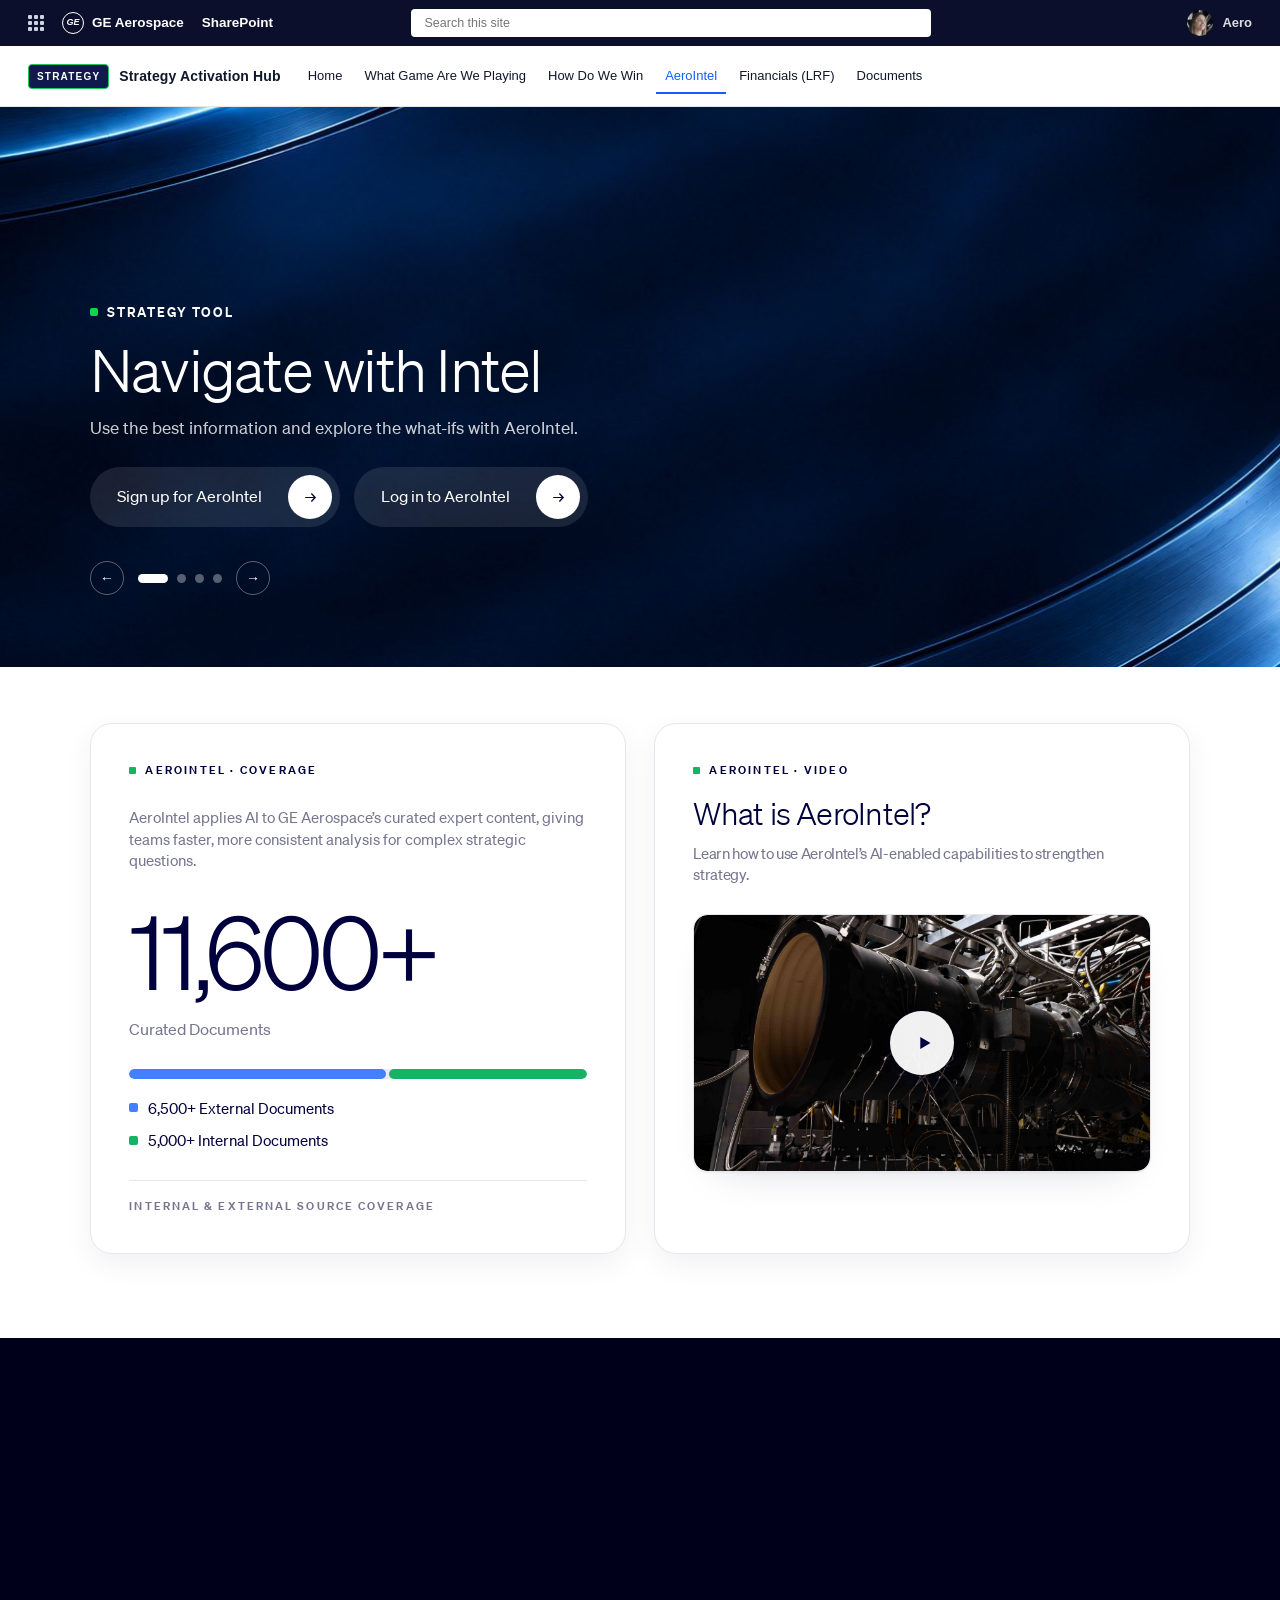
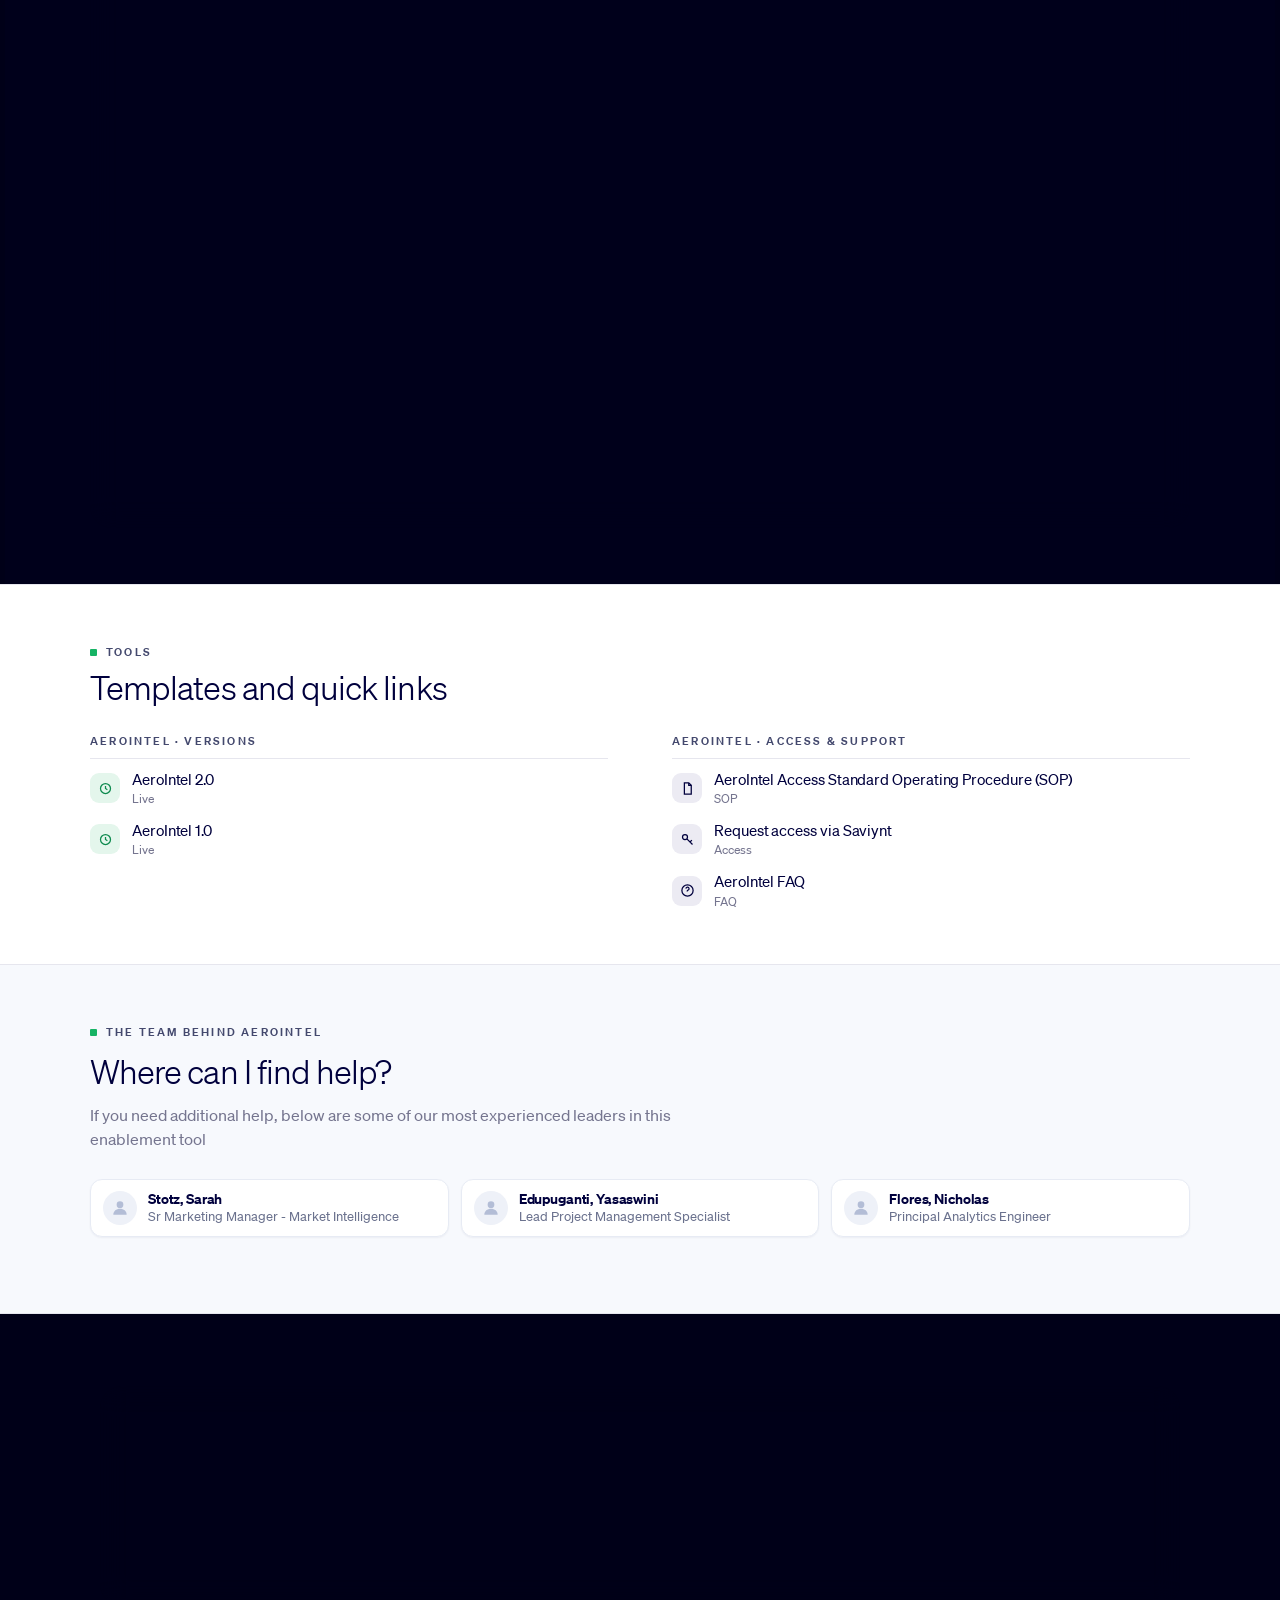
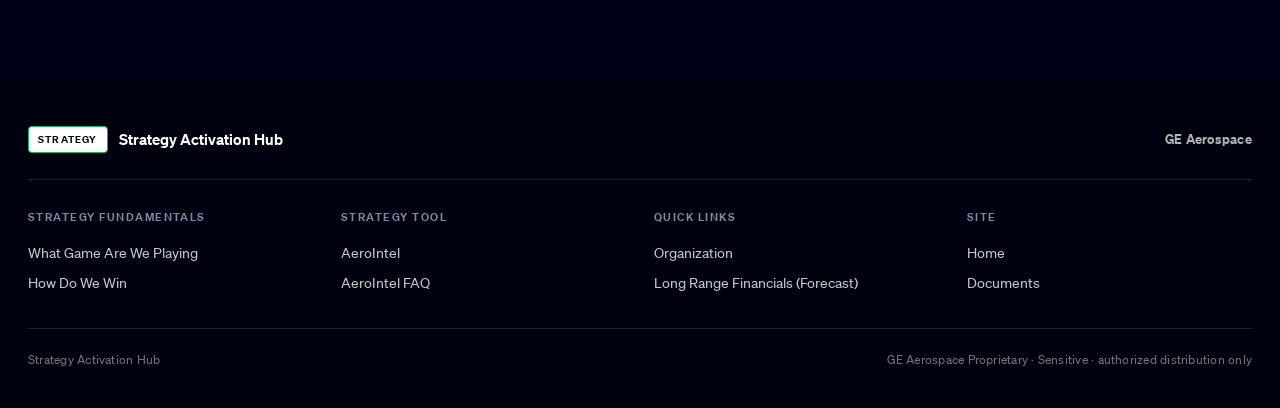
<file: strategy-hub/option-d/aerointel.html>
<!doctype html><html lang="en"><head><meta charset="utf-8"><meta name="viewport" content="width=device-width, initial-scale=1"><meta name="robots" content="noindex, nofollow"><link rel="stylesheet" href="/hub/hub.css"><title>AeroIntel &middot; Strategy Activation Hub &middot; Option D</title><style>
/* FOOTER BASE, copied from /hub/hub.css unchanged. The kit strips hub.css on every
   page, so a page that leans on it for .fd-footer ships stacked links with no columns
   and no background. Ken saw it on the Template Library and again on the homepage,
   2 October. This block goes FIRST so a page's own footer overrides still win. */
.fd-footer{background:#00010f;color:#fff;margin-top:56px;font-family:var(--font-sans,"GE Sans",-apple-system,"Helvetica Neue",Arial,sans-serif)}
.fd-footer .fdf-in{max-width:1280px;margin:0 auto;padding:48px 28px 40px}
.fd-footer .fdf-top{display:flex;align-items:center;justify-content:space-between;gap:20px;flex-wrap:wrap;padding-bottom:26px;border-bottom:1px solid rgba(255,255,255,.12)}
.fd-footer .fdf-brand{display:flex;align-items:center;gap:11px;font-size:15px;font-weight:600;color:#fff}
.fd-footer .fdf-chip{background:#fff;color:#00010f;font-size:10px;font-weight:800;letter-spacing:.12em;padding:5px 9px;border-radius:4px;border:1px solid #16b364}
.fd-footer .fdf-cobrand{font-size:13px;font-weight:600;color:rgba(255,255,255,.7);letter-spacing:.02em}
.fd-footer .fdf-cobrand i{font-style:normal;opacity:.5;margin:0 5px}
.fd-footer .fdf-cols{display:grid;grid-template-columns:repeat(4,1fr);gap:28px;padding:30px 0}
.fd-footer .fdf-h{font-size:10.5px;font-weight:700;letter-spacing:.14em;text-transform:uppercase;color:#7e8aa8;margin-bottom:12px}
.fd-footer .fdf-col a{display:block;color:rgba(255,255,255,.78);font-size:13.5px;text-decoration:none;padding:5px 0;transition:color .14s}
.fd-footer .fdf-col a:hover{color:#fff;text-decoration:none}
.fd-footer .fdf-meta{display:flex;align-items:center;justify-content:space-between;gap:16px;flex-wrap:wrap;padding-top:22px;border-top:1px solid rgba(255,255,255,.12);font-size:11.5px;color:rgba(255,255,255,.45);letter-spacing:.02em}
@media(max-width:720px){.fd-footer .fdf-cols{grid-template-columns:1fr 1fr;gap:24px}}
@media(max-width:440px){.fd-footer .fdf-cols{grid-template-columns:1fr}}

/* Dashboard — rebuilt on the GE Aerospace design system: white default, navy type, pill + circle arrows, one green accent */
@font-face{font-family:"GE Sans";font-weight:300;font-style:normal;font-display:swap;src:url("/assets/fonts/ge-sans/sons-light.woff2") format("woff2")}
@font-face{font-family:"GE Sans";font-weight:400;font-style:normal;font-display:swap;src:url("/assets/fonts/ge-sans/sons-regular.woff2") format("woff2")}
@font-face{font-family:"GE Sans";font-weight:600;font-style:normal;font-display:swap;src:url("/assets/fonts/ge-sans/sons-semibold.woff2") format("woff2")}
#dash{--ink:#00003d;--lav:#75758f;--pill:#ecebf3;--pillh:#e2e1ec;--tint:#f6f6f9;--line:#e6e6ee;--green:#0ad64f;color:var(--ink);background:#fff;font-family:"GE Sans",var(--font-sans,-apple-system,"Helvetica Neue",Arial,sans-serif)}
#dash .wrap2{width:100%;max-width:1320px;margin:0 auto;padding:0 40px;box-sizing:border-box}
#dash h2{font-weight:400;font-size:clamp(28px,2.6vw,40px);letter-spacing:-.015em;margin:0 0 12px;color:var(--ink);line-height:1.08}
#dash .lead{font-size:16px;color:var(--lav);line-height:1.55;margin:0 0 30px;max-width:64ch;font-weight:400}
#dash section{padding:76px 0 0}
#dash a{text-decoration:none;color:inherit}
#dash a:focus-visible,#dash button:focus-visible{outline:2px solid var(--ink);outline-offset:3px;border-radius:8px}

/* Signature components — the GE pill + circle arrow */
#dash .circ{display:inline-flex;flex:none;align-items:center;justify-content:center;width:44px;height:44px;border-radius:50%;background:var(--pill);color:var(--ink);font-size:17px;transition:background .18s,color .18s}
#dash .gpill{display:inline-flex;align-items:center;gap:22px;background:var(--pill);border-radius:999px;padding:6px 6px 6px 22px;color:var(--ink);font-size:16px;line-height:1.2;white-space:nowrap;transition:background .18s}
#dash .gpill .pc{display:flex;flex:none;align-items:center;justify-content:center;width:36px;height:36px;border-radius:50%;background:var(--ink);color:#fff;font-size:15px}
#dash .gpill:hover{background:var(--pillh)}

/* Scroll-in: one calm fade/rise, only when JS is on */
#dash.js-anim .rise{opacity:0;transform:translateY(14px);transition:opacity .5s ease,transform .5s ease}
#dash.js-anim .rise.in{opacity:1;transform:none}
@media (prefers-reduced-motion:reduce){#dash.js-anim .rise{opacity:1;transform:none;transition:none}#dash *{transition-duration:.01ms!important}}

/* ── HERO — full-bleed photography, white sentence-case type low-left ── */
#dash .hero{position:relative;color:#fff;background:#0a1626 url(/assets/hero/hero-aircraft.jpg?v=2) center 40%/cover no-repeat;min-height:clamp(540px,64vh,700px);display:flex;flex-direction:column;justify-content:flex-end}
#dash .hero::before{content:"";position:absolute;inset:0;pointer-events:none;background:linear-gradient(180deg,rgba(2,6,20,.28) 0%,rgba(2,6,20,0) 34%,rgba(2,6,20,.34) 100%)}
#dash .hero .in{position:relative;max-width:1320px;margin:0 auto;width:100%;padding:44px 40px 40px;box-sizing:border-box}
#dash .hero .hrow{display:grid;grid-template-columns:1.5fr .9fr;gap:24px 64px;align-items:end}
#dash .hero h1{font-weight:400;font-size:clamp(46px,5.6vw,82px);letter-spacing:-.015em;line-height:1.04;margin:0;color:#fff}
#dash .hero .hsub{font-size:clamp(17px,1.5vw,21px);color:#fff;line-height:1.4;margin:0 0 8px;max-width:34ch;justify-self:end}
#dash .hero .hline{border:0;border-top:1px solid rgba(255,255,255,.35);margin:34px 0 0}

/* ── GUIDED PATH — on white, structured by whitespace and hairlines ── */
#dash .rail-grid{display:grid;grid-template-columns:250px 1fr;gap:24px 56px;align-items:start;border-top:1px solid var(--line);padding-top:28px}
#dash .rail{font-size:19px;color:var(--ink);font-weight:400}
#dash .rail .rsub{display:block;font-size:14px;color:var(--lav);margin-top:8px;line-height:1.5;font-weight:400;max-width:24ch}
#dash .rail .rmore{margin-top:22px;display:inline-flex}
#dash .qrow{display:grid;grid-template-columns:56px 1fr;gap:24px;align-items:start;padding:30px 0;border-bottom:1px solid var(--line)}
#dash .qrow:first-child{padding-top:4px}
#dash .qnum{font-size:15px;color:var(--lav);padding-top:10px}
#dash .qhead{font-size:clamp(24px,2.4vw,32px);font-weight:400;letter-spacing:-.01em;color:var(--ink);line-height:1.15;margin:0 0 18px}
#dash .fpills{display:flex;flex-wrap:wrap;gap:10px}
/* Framing the fundamentals: the stair step above the three questions. One narrative, left to right: a card lands,
   the line draws out of it, PDCA turns in as the line passes, the target pops when the line arrives, the next card lands.
   CSS animations so it stays smooth while the panel is settling. Replays each time Get Started opens. 8 Sep. */
#dash{--fj-out:cubic-bezier(0.23,1,0.32,1);--fj-inout:cubic-bezier(0.77,0,0.175,1)}
#dash .fj{position:relative;height:300px;margin:6px 0 30px}
#dash .fj svg{position:absolute;inset:0;width:100%;height:100%;overflow:visible}
#dash .fj .fj-mono{font-family:ui-monospace,Menlo,monospace;font-size:10px;letter-spacing:.14em;fill:#2256e6;font-weight:700}
#dash .fj .fj-path{stroke-dasharray:100;stroke-dashoffset:100}
#dash .fj .fj-pdca,#dash .fj .fj-target,#dash .fj .fj-arrow{opacity:0;transform-box:fill-box;transform-origin:center}
#dash .fj .fj-pdca{transform:rotate(-70deg) scale(.7)}
#dash .fj .fj-target{transform:scale(.4)}
#dash .fj-stage{position:absolute;display:flex;flex-direction:column;gap:5px;text-align:left;background:#fff;border:1.5px solid var(--line);border-radius:14px;padding:14px 16px 15px;font-family:inherit;cursor:pointer;width:min(31%,330px);opacity:0;transform:translateY(14px) scale(.985);transition:border-color .15s ease,box-shadow .15s ease}
#dash .fj.go .fj-path.p1{animation:fjdraw .7s var(--fj-inout) .26s forwards}
#dash .fj.go .fj-path.p2{animation:fjdraw .95s var(--fj-inout) 1.12s forwards}
#dash .fj.go .fj-pdca{animation:fjturn .46s var(--fj-out) forwards}
#dash .fj.go .fj-pdca[style*="--i:1"]{animation-delay:.5s}
#dash .fj.go .fj-pdca[style*="--i:2"]{animation-delay:1.42s}
#dash .fj.go .fj-target{animation:fjpop .38s var(--fj-out) forwards}
#dash .fj.go .fj-target[style*="--i:1"]{animation-delay:.9s}
#dash .fj.go .fj-target[style*="--i:2"]{animation-delay:2.0s}
#dash .fj.go .fj-arrow{animation:fjfadein .25s var(--fj-out) 1.95s forwards}
@keyframes fjfadein{to{opacity:1}}
#dash .fj.go .fj-stage{animation:fjland .48s var(--fj-out) forwards}
#dash .fj.go .fj-stage.s1{animation-delay:0s}
#dash .fj.go .fj-stage.s2{animation-delay:.98s}
#dash .fj.go .fj-stage.s3{animation-delay:2.06s}
@keyframes fjdraw{to{stroke-dashoffset:0}}
@keyframes fjturn{from{opacity:0;transform:rotate(-70deg) scale(.7)}to{opacity:1;transform:none}}
@keyframes fjpop{0%{opacity:0;transform:scale(.4)}70%{opacity:1;transform:scale(1.12)}100%{opacity:1;transform:scale(1)}}
@keyframes fjland{from{opacity:0;transform:translateY(14px) scale(.985)}to{opacity:1;transform:none}}
#dash .fj-stage:hover{border-color:var(--ink);box-shadow:0 14px 34px -24px rgba(0,0,61,.4)}
#dash .fj-stage.on{border-color:var(--green);box-shadow:0 0 0 3px rgba(10,214,79,.14)}
#dash .fj-stage .fj-n{font-family:ui-monospace,Menlo,monospace;font-size:10px;font-weight:700;letter-spacing:.14em;color:#2256e6}
#dash .fj-stage .fj-name{font-size:16px;font-weight:600;color:var(--ink);letter-spacing:-.01em}
#dash .fj-stage .fj-f{font-size:12.5px;color:var(--lav);line-height:1.45}
#dash .fj-stage.s1{left:0;top:172px}
#dash .fj-stage.s2{left:34.5%;top:118px}
#dash .fj-stage.s3{left:69%;top:66px}
@media(max-width:860px){#dash .fj{height:auto;display:grid;gap:10px}#dash .fj svg{display:none}#dash .fj-stage{position:static;width:auto}}
@media(prefers-reduced-motion:reduce){#dash .fj .fj-path{stroke-dashoffset:0}#dash .fj .fj-pdca,#dash .fj .fj-target,#dash .fj-stage{transform:none}#dash .fj.go .fj-path,#dash .fj.go .fj-pdca,#dash .fj.go .fj-target,#dash .fj.go .fj-arrow,#dash .fj.go .fj-stage{animation:fjfade .3s ease forwards;animation-delay:0s}@keyframes fjfade{to{opacity:1}}}
/* A plain-language line on hover or focus for each stage pill. */
#dash .fpill[data-tip]{position:relative}
/* No floating box. A hint that appears over its neighbours and vanishes when you
   look away is a worse deal than a line that lives on the page: this reserves one
   line under the options and writes the hovered stage into it, holding the chosen
   one's line when nothing is hovered. Nothing is covered and nothing moves. */
/* The diagram answers the stage question, so it opens where that question is
   asked rather than sitting as a bare row at the foot of the panel. The trigger
   is a quiet line under the stage hint; the diagram opens between the two
   questions, which is where a reader is when they wonder what a stage means. */
#dash #px-start .fjwrap{margin:6px 0 0;border-top:0;padding-top:0}
#dash #px-start .fjmore{width:auto;gap:10px;padding:8px 0;font-size:14.5px;color:var(--lav)}
#dash #px-start .fjmore .fjmore-t{font-size:14.5px;border-bottom:1px solid transparent;transition:border-color .18s cubic-bezier(.23,1,.32,1)}
#dash #px-start .fjmore .fjmore-c{margin-left:0;width:22px;height:22px;font-size:13px}
@media(hover:hover) and (pointer:fine){
  #dash #px-start .fjmore:hover{color:var(--ink)}
  #dash #px-start .fjmore:hover .fjmore-t{border-bottom-color:var(--ink)}}
#dash #px-start .fjbox{padding:14px 0 4px}
#dash #px-start .fjh{display:none}
#dash .qtip{min-height:2.6em;margin:14px 0 0;font-size:15px;line-height:1.5;color:var(--lav);
  max-width:62ch;transition:opacity .18s cubic-bezier(.23,1,.32,1)}
#dash .qtip.swap{opacity:0}
/* Empty, it reserves nothing. Holding two lines of space before anyone has
   hovered anything leaves a hole under the options. */
#dash .qtip:empty{min-height:0;margin-top:0}
@media(prefers-reduced-motion:reduce){#dash .qtip{transition:none}}
/* The PDCA turns and the targets explain themselves on hover or focus, in Sam's words
   from the 9 Oct journey mock-up. The line under the journey is the page's own .qtip;
   CSS only (:has), so nothing here depends on script the kit may drop. */
#dash .fj .fj-pdca,#dash .fj .fj-target{cursor:help;outline:none}
#dash .fj-ribbon{margin:22px 0 0;padding:14px 20px;border-radius:12px;background:linear-gradient(90deg,#eef3ff,#effaf3);border:1px solid #e1e6f2;font-size:14.5px;line-height:1.5;color:var(--lav);text-align:center}
#dash .fj-ribbon b{color:var(--ink);font-weight:600}
#dash .fj-ribbon i{font-style:normal;margin:0 8px;color:#a5adc4}
/* Sam's Getting Started panel. Three cards of real copy, so the type is set for reading: one body size,
   dark enough to read, every card the same height, and each card's action pinned to its foot so the three
   buttons line up. Labels are the Learn panel's v-label; the cards are the homepage card frame. */
#dash #fjpanel{margin-top:30px}
#dash #fjpanel .phead{margin-bottom:16px}
#dash #fjpanel .k{font-size:11px;font-weight:700;letter-spacing:.2em;text-transform:uppercase;color:#44496e;font-family:ui-monospace,Menlo,monospace;margin-bottom:14px}
#dash #fjpanel .phead .k{margin-bottom:8px}
#dash #fjpanel h2{font-size:24px;font-weight:300;letter-spacing:-.015em;color:var(--ink);margin:0;line-height:1.2}
#dash #fjpanel .side{display:grid;grid-template-columns:repeat(3,1fr);gap:18px;align-items:stretch}
#dash #fjpanel .side > div{border-radius:14px;padding:28px;display:flex;flex-direction:column;background:#fff;border:1px solid var(--line);box-shadow:0 1px 2px rgba(11,26,64,.05),0 18px 40px -26px rgba(11,26,64,.22);font-size:16px;line-height:1.55;color:#44496e}
#dash #fjpanel .side > div > span,#dash #fjpanel .next p{margin:0 0 28px}
#dash #fjpanel .next{background:var(--ink)!important;border-color:var(--ink)!important;color:#fff}
#dash #fjpanel .next .k{color:rgba(255,255,255,.7)}
#dash #fjpanel .next p{font-size:16px;line-height:1.55;color:#fff}
#dash #fjpanel .side .gpill{margin-top:auto;align-self:flex-start;white-space:normal;text-align:left;font-size:15px;line-height:1.3;gap:16px;text-decoration:none}
#dash #fjpanel .side .gpill .pc{width:32px;height:32px;font-size:13px}
@media(max-width:860px){#dash #fjpanel .side{grid-template-columns:1fr}#dash #fjpanel .side > div{padding:24px}}
#dash .fj-note{display:flex;align-items:flex-start;gap:9px;margin:12px 0 0;font-size:14px;line-height:1.5;color:var(--lav)}
#dash .fj-note svg{flex:none;margin-top:2px}
/* Each tip opens beside the icon it explains, as in Sam's journey mock-up (Anam, via Becca, 15 Oct). The
   card is Sam's .tip at GE values; the script below places it next to the hovered icon. */
#dash .fj-tips{position:absolute;inset:0;pointer-events:none;z-index:5}
#dash .fj-tips .qtip{position:absolute;left:0;top:0;width:300px;min-height:0;margin:0;background:#00003d;color:#fff;border-radius:12px;padding:16px 18px;font-size:13.5px;line-height:1.5;box-shadow:0 12px 30px rgba(11,16,51,.25);opacity:0;transform:translateY(6px);transition:opacity .18s,transform .18s}
#dash .fj-tips .qtip b{color:#fff;font-weight:600}
#dash #fjbox:has(.fj-pdca[style*="--i:1"]:is(:hover,:focus-visible)) .qtip[data-k="p1"],
#dash #fjbox:has(.fj-pdca[style*="--i:2"]:is(:hover,:focus-visible)) .qtip[data-k="p2"],
#dash #fjbox:has(.fj-target[style*="--i:1"]:is(:hover,:focus-visible)) .qtip[data-k="t1"],
#dash #fjbox:has(.fj-target[style*="--i:2"]:is(:hover,:focus-visible)) .qtip[data-k="t2"]{opacity:1;transform:none}
#dash .fj-tips .qtip.on{opacity:1;transform:none}
@media(prefers-reduced-motion:reduce){#dash .fj-tips .qtip{transition:none}}

#dash .fpill{appearance:none;font-family:inherit;line-height:1.2;padding:11px 22px;font-size:15px;font-weight:400;border-radius:999px;border:0;background:var(--pill);color:var(--ink);white-space:nowrap;cursor:pointer;transition:background .18s,color .18s}
#dash .fpill:hover{background:var(--pillh)}
#dash .fpill.on{background:var(--ink);color:#fff}

/* Recommendation — the highlighted row, split: Wingmate handoff leads (the one green action), direct destination second */
#dash .frec{display:grid;grid-template-columns:1.55fr 1fr;gap:0;align-items:stretch;background:var(--tint);margin-top:44px}
#dash .frec .fhalf{display:grid;grid-template-columns:1fr auto;gap:28px;align-items:center;padding:36px 40px}
#dash .frec .fdst{border-left:1px solid var(--line);gap:24px}
#dash .frec .fmeta{font-size:13.5px;color:var(--ink);margin-bottom:12px}
#dash .frec .fmeta .dot{display:inline-block;width:4px;height:4px;border-radius:50%;background:#c9c9d6;vertical-align:2px;margin:0 9px}
#dash .frec .fmeta .fm2{color:var(--lav)}
#dash .frec-title{font-size:clamp(28px,2.8vw,40px);font-weight:400;letter-spacing:-.015em;line-height:1.1;margin:0 0 10px;color:var(--ink)}
#dash .frec-body{font-size:16px;line-height:1.55;color:var(--lav);max-width:72ch;margin:0 0 18px}
#dash .frec-body b{color:var(--ink);font-weight:400}
/* The recommendation had three things competing to be the action: a bold line, a
   green circle and a navy circle. The label is now a button, the quoted prompt is
   set apart from the explanation, and the right half is the quieter of the two. */
#dash .frec-label{display:inline-flex;align-items:center;gap:10px;font-size:15px;font-weight:600;
  color:#fff;background:var(--ink);border-radius:100px;padding:11px 20px;line-height:1;
  transition:background .18s,transform .18s}
#dash .frec .fhalf:hover .frec-label{background:#123}
#dash .frec .fdst .frec-label{color:var(--ink);background:transparent;border:1px solid var(--line);padding:10px 19px}
#dash .frec .fdst:hover .frec-label{background:#fff;border-color:var(--ink)}
/* One affordance per half: the labelled button. The circle arrow duplicated it. */
#dash .frec .go{display:none}
#dash .frec .fhalf{grid-template-columns:1fr}
#dash .frec .fdst .go{width:44px;height:44px;background:transparent;border:1px solid var(--line);color:var(--ink);font-size:16px}
#dash .frec .fdst:hover .go{background:var(--ink);border-color:var(--ink);color:#fff}
#dash .frec .fdst{align-items:start}
#dash .frec .fdst .fmain{padding-top:2px}
#dash .frec .fwm-q{font-size:15px;line-height:1.55;color:var(--lav);margin:0 0 20px;max-width:60ch;
  padding:12px 0 12px 16px;border-left:2px solid var(--line);font-style:normal}
/* The recommendation card grew when the why and the field proof joined it, so
   both halves hang from the top: a centred arrow beside a tall card reads as
   an arrow pointing at nothing. */
#dash .frec .fhalf{align-items:start}
#dash .frec .fhalf .go{margin-top:6px}
/* The stair step used to sit above the questions, where it read as something to
   get past. Sam, 8 Sep: put a learn more under it that opens the animation. It
   is now below the recommendation, closed, and it plays when it opens. */
/* Question two and the recommendation are empty until they are earned. */
/* An answered question draws a line to the next one, and the last one draws into
   the recommendation. The page already says "this leads to that" this way: the
   stair step below runs the same pale path from one stage to the next, so the
   questions borrow its language rather than inventing a second one. */
/* Both halves end in an action, so both look like one. "Start with Wingmate" was
   set as plain body text at the foot of a long card and read as another
   paragraph. */
#dash .frec .frec-label{display:inline-flex;align-items:center;gap:10px;font-size:15.5px;font-weight:600;
  padding:12px 22px;border-radius:100px;background:var(--ink);color:#fff;border:1px solid var(--ink);
  transition:background .18s cubic-bezier(.23,1,.32,1),color .18s cubic-bezier(.23,1,.32,1)}
#dash .frec .frec-label::after{content:"\2192";font-weight:400}
#dash .frec .fdst .frec-label{background:transparent;color:var(--ink);border:1px solid var(--line)}
@media(hover:hover) and (pointer:fine){
  #dash .frec .fhalf:hover .frec-label{background:#0b1533;border-color:#0b1533;color:#fff}
  #dash .frec .fdst:hover .frec-label{background:var(--ink);border-color:var(--ink);color:#fff}}
/* The right half names the file rather than asking a question about it. */
/* The file is a title beside a title, so it is set at the same size as the
   recommendation rather than a rank below it. */
#dash .frec .fdst-name{font-size:clamp(28px,2.8vw,40px);font-weight:400;letter-spacing:-.015em;
  line-height:1.1;color:var(--ink);margin:0 0 8px}
#dash .frec .fdst-fund{font-size:14px;color:var(--lav);margin:0 0 20px}
#dash .frec .fdst .go{display:none}
/* Both ways in sit under the thumbnail, so the right half carries weight against
   a long recommendation instead of holding one label. Each one says what it is
   rather than leaving a reader to guess which is which. */
/* Before anything is answered the panel is one question in a wide grid, and the
   space under it was the height the recommendation will occupy. The rows carry
   their own rhythm instead. */
#dash #px-start .rail-grid{padding-top:22px}
#dash #px-start .qrow{padding:22px 0}
#dash #px-start .fjwrap{margin-top:22px}
/* A panel already sits inside the page column, so its inner wrap carries no side padding of its own:
   the second 40px set every panel in from the tile row above it and the bands below (Donny, 15 Oct). */
#dash .gsx .wrap2{padding-bottom:6px;padding-left:0;padding-right:0}
/* One left edge for the whole panel. The rail was a 250px column beside the
   questions, the number was a third column with a connector hanging off it, and
   the recommendation started somewhere else again. */
#dash #px-start .rail-grid{display:block;border-top:1px solid var(--line);padding-top:26px}
#dash #px-start .rail{font-size:15px;color:var(--lav);max-width:62ch;margin:0 0 26px}
#dash #px-start .rail .rsub{display:inline;font-size:15px;max-width:none;margin:0}
#dash #px-start .rail .rsub::before{content:" "}
#dash #px-start .qrow{display:block;padding:0;border-bottom:0}
/* This rule carries two ids, so it beat the hidden rule and question two was
   on the page from the start again. Hidden wins, stated at the same weight. */
#dash #px-start .qrow[hidden],#dash #px-start .frec[hidden],#dash #px-start .fnote[hidden]{display:none}
#dash #px-start .qrow + .qrow{padding-top:52px}
/* The questions are the titles, and they are the same question, so they are set
   the same. The gap under a question is tighter than the gap between one
   question and the next, so each heading reads with its own options rather
   than floating between the two sets. */
#dash #px-start .qhead{font-size:clamp(30px,3.4vw,44px);font-weight:300;letter-spacing:-.022em;
  line-height:1.08;margin:0 0 20px}
/* No box behind the answer. It sat on a grey panel inside an already grey
   section, which reads as a rendering fault rather than a container. */
#dash #px-start .frec{margin-top:52px;border-top:1px solid var(--line);padding-top:34px;
  background:transparent;border-left:0;border-right:0;border-bottom:0;border-radius:0;overflow:visible;align-items:start}
#dash #px-start .frec .fhalf{padding:0 44px 0 0;align-items:start}
#dash #px-start .frec .fdst{border-left:1px solid var(--line);padding:0 0 0 44px}
#dash #px-start .fnote{padding:0;margin-top:26px}
#dash #px-start .fjwrap{margin-top:26px}
#dash .frec .facts{display:grid;gap:10px;margin-top:20px}
#dash .frec .fact{display:grid;grid-template-columns:1fr auto;align-items:center;gap:8px 16px;
  padding:16px 18px;border:1px solid var(--line);border-radius:14px;background:#fff;text-decoration:none;
  transition:border-color .18s cubic-bezier(.23,1,.32,1),box-shadow .18s cubic-bezier(.23,1,.32,1)}
#dash .frec .fact-t{font-size:15.5px;font-weight:600;color:var(--ink);grid-column:1}
#dash .frec .fact-s{grid-column:1;font-size:13px;line-height:1.5;color:var(--lav);
  display:-webkit-box;-webkit-line-clamp:2;-webkit-box-orient:vertical;overflow:hidden}
#dash .frec .fact-a{grid-column:2;grid-row:1 / span 2;width:34px;height:34px;border-radius:50%;
  border:1px solid var(--line);display:inline-flex;align-items:center;justify-content:center;
  color:var(--ink);font-size:15px;
  transition:background .18s cubic-bezier(.23,1,.32,1),border-color .18s cubic-bezier(.23,1,.32,1),color .18s cubic-bezier(.23,1,.32,1)}
@media(hover:hover) and (pointer:fine){
  #dash .frec .fact:hover{border-color:var(--ink);box-shadow:0 10px 30px -22px rgba(11,26,64,.5)}
  #dash .frec .fact:hover .fact-a{background:var(--ink);border-color:var(--ink);color:#fff}}
#dash .frec .fact{background:#fff}
#dash .frec #gp-cta .fact-a{background:#2256e6;border-color:#2256e6;color:#fff}
#dash .frec #gp-wm .fact-a{background:var(--green);border-color:var(--green);color:#00003d}
@media(hover:hover) and (pointer:fine){
  #dash .frec #gp-cta:hover{border-color:#2256e6;box-shadow:0 10px 30px -20px rgba(34,86,230,.55)}
  #dash .frec #gp-cta:hover .fact-a{background:#1b46bd;border-color:#1b46bd;color:#fff}
  #dash .frec #gp-wm:hover{border-color:var(--green);box-shadow:0 10px 30px -20px rgba(10,214,79,.5)}
  #dash .frec #gp-wm:hover .fact-a{background:#09c247;border-color:#09c247;color:#00003d}}
/* The green circle was the old whole-card arrow. There is no whole card to press
   any more, so it is gone. */
#dash .frec .go{display:none}
#dash .qnum{position:relative}
#dash .qrow .qlink{position:absolute;left:10px;top:36px;bottom:-34px;width:2px;background:#c9d4ee;
  transform-origin:top center;transform:scaleY(0);opacity:0;border-radius:2px}
#dash .qrow.answered .qlink{animation:qdraw .52s cubic-bezier(.23,1,.32,1) .08s forwards}
#dash .qrow .qlink::after{content:"";position:absolute;left:-4px;bottom:0;width:9px;height:9px;
  border-right:2px solid #c9d4ee;border-bottom:2px solid #c9d4ee;transform:rotate(45deg)}
#dash .qrow#gp-row2 .qlink{bottom:-46px}
@keyframes qdraw{from{transform:scaleY(0);opacity:0}to{transform:scaleY(1);opacity:1}}
@media(prefers-reduced-motion:reduce){
  #dash .qrow.answered .qlink{animation:none;transform:scaleY(1);opacity:1}}
@media(max-width:860px){#dash .qrow .qlink{display:none}}
#dash .frec[hidden],#dash .fnote[hidden],#dash .qrow[hidden]{display:none}
#dash .fjwrap{margin-top:30px;border-top:1px solid var(--line);padding-top:8px}
#dash .fjmore{display:flex;align-items:center;gap:14px;width:100%;padding:16px 0;background:none;border:0;
  font:inherit;cursor:pointer;color:var(--ink);text-align:left}
#dash .fjmore-t{font-size:16px}
#dash .fjmore-c{margin-left:auto;width:30px;height:30px;border:1px solid var(--line);border-radius:50%;
  display:inline-flex;align-items:center;justify-content:center;font-size:16px;line-height:1;
  transition:transform .2s cubic-bezier(.23,1,.32,1),background .2s cubic-bezier(.23,1,.32,1),color .2s cubic-bezier(.23,1,.32,1)}
@media(hover:hover) and (pointer:fine){#dash .fjmore:hover .fjmore-c{background:var(--ink);border-color:var(--ink);color:#fff}}
#dash .fjmore[aria-expanded="true"] .fjmore-c{transform:rotate(45deg);background:var(--ink);border-color:var(--ink);color:#fff}
#dash .fjbox{padding:6px 0 18px}
#dash .fjh{font-size:clamp(20px,1.8vw,26px);font-weight:300;letter-spacing:-.02em;margin:0 0 18px;color:var(--ink)}
@media(prefers-reduced-motion:reduce){#dash .fjmore-c{transition:none}}
#dash .frec .fwhy{border-left:2px solid var(--line);padding-left:16px;margin:0 0 16px;max-width:64ch}
#dash .frec .fwhy-l{display:block;font-size:11px;letter-spacing:.16em;text-transform:uppercase;color:var(--lav);margin-bottom:5px}
#dash .frec .fwhy p{font-size:15px;line-height:1.55;color:var(--lav);margin:0}
#dash .frec .fproof{font-size:14.5px;line-height:1.55;color:var(--ink);margin:0 0 18px;max-width:64ch}
#dash .frec .fproof-l{display:block;font-size:11px;letter-spacing:.16em;text-transform:uppercase;color:var(--lav);margin-bottom:5px}
#dash .fnote{font-size:14px;line-height:1.6;color:var(--lav);margin:18px 0 0;max-width:78ch}
#dash .frec .fmain{transition:opacity .15s ease}
#dash .frec .fmain.swap{opacity:0}

/* Or just ask Wingmate — quiet white row */

/* Roles — pill + circle, each door says its destination */
#dash .rolerow{display:flex;flex-wrap:wrap;gap:12px}
#dash .rolerow .gpill .pc span{transition:transform .18s}
#dash .rolerow .gpill:hover .pc span{transform:translateX(2px)}

/* Editorial lists — left rail, hairline rows, circle-arrow affordance */
#dash .librow{display:grid;grid-template-columns:112px 1fr auto;gap:26px;align-items:center;padding:22px 0;border-bottom:1px solid var(--line)}
#dash .librow:first-child{padding-top:0}
#dash .librow .thumb{width:112px;height:68px;object-fit:cover;object-position:top;display:block;border:1px solid var(--line);background:#fff}
#dash .lmeta{display:block;font-size:13.5px;color:var(--lav);margin-bottom:6px}
#dash .lmeta .dot{display:inline-block;width:4px;height:4px;border-radius:50%;background:#c9c9d6;vertical-align:2px;margin:0 8px}
#dash .librow .tname{font-weight:400;font-size:clamp(20px,1.9vw,26px);letter-spacing:-.012em;color:var(--ink);display:block;line-height:1.15}
#dash .librow .tdesc{display:block;font-weight:400;font-size:14.5px;color:var(--lav);line-height:1.5;margin-top:5px;max-width:58ch}
#dash .librow:hover .circ{background:var(--ink);color:#fff}
/* ═══ FUNDAMENTALS RAIL ═══════════════════════════════════════════════════
   The eight Fundamentals ran as eight stacked rows, which is most of the
   scroll on this page. Anam asked on 27 Aug for a carousel so the set is
   visible without pushing everything below it off the screen. It drifts on
   its own and stops the moment anyone touches it, which is the "moving but
   not static" she described. Donny, 31 Aug. */
/* flex rather than grid: grid-auto-columns resolved to the container width and
   the rail never overflowed, so there was nothing to scroll. */
/* No scroll-snap. Mandatory snapping pulled every 1px of drift back to the
   nearest card, so the rail sat still. Snap returns once a reader takes it
   over, via the class the script adds. */
/* Snap stays off even once held: turning it on mid-scroll yanked the rail back
   to the nearest card the instant anyone hovered it. */
/* Inside a panel there is room for the whole set, so it is a grid and every
   Fundamental is visible without scrolling for the last three. Donny, 31 Aug. */
/* No lift on hover. It moved the hovered card 2px out of line with its
   neighbours, which reads as a broken row, and it fought the drift. */
/* ═══ GET STARTED, EXPANDING ══════════════════════════════════════════════
   27 Aug: nobody should answer three questions to get onto the homepage, and
   nobody should have to learn a new pattern either. The tile opens the panel
   in place, the same behaviour the Fundamental pages already use. */
#dash .gsx{display:none;border-top:1px solid var(--line);margin-top:34px;padding-top:8px}
#dash .gsx.open{display:block}
#dash .gsx h3.pxh{font-size:clamp(22px,2vw,28px);font-weight:300;letter-spacing:-.02em;margin:26px 0 4px;color:var(--ink)}
#dash .gsx .pxsub{font-size:15px;color:var(--lav);margin:0 0 22px}
/* The AI panel in the page's own language: tint panel, ink type, pill buttons,
   so it reads as one page rather than the dark band the Fundamentals carry. */
#dash .wingband{position:relative;color:var(--ink);padding:44px 34px 40px;border-radius:14px;overflow:hidden;margin-bottom:26px;background:var(--tint);border:1px solid var(--line)}
#dash .wingband .in{position:relative}
#dash .wingband .kick{display:inline-flex;align-items:center;gap:9px;font-size:11.5px;font-weight:700;letter-spacing:.2em;text-transform:uppercase;color:var(--ink);margin-bottom:18px}
#dash .wingband .kick::before{content:"";width:7px;height:7px;background:var(--green);border-radius:1px;flex-shrink:0}
#dash .wingband h3{font-size:clamp(22px,2vw,28px);font-weight:300;letter-spacing:-.02em;margin:0 0 10px;color:var(--ink);line-height:1.1}
#dash .wingband .wb-sub{font-size:15px;color:var(--lav);margin:0 0 26px;max-width:62ch;line-height:1.55}
#dash .wb-grid{display:grid;grid-template-columns:repeat(auto-fit,minmax(210px,1fr));gap:14px}
#dash .wb-card{background:#fff;border:1px solid var(--line);border-radius:14px;padding:22px 22px 20px;display:flex;flex-direction:column;transition:border-color .18s,box-shadow .18s}
#dash .wb-card:hover{border-color:var(--ink);box-shadow:0 12px 30px -22px rgba(0,0,61,.35)}
#dash .wb-card strong{display:block;font-size:16px;font-weight:400;color:var(--ink);margin-bottom:6px;letter-spacing:-.01em}
#dash .wb-card p{font-size:14px;color:var(--lav);margin:0 0 18px;line-height:1.55}
#dash .wb-card .wb-run{display:inline-flex;align-items:center;gap:14px;align-self:flex-start;margin-top:auto;padding-top:0;background:var(--pill);color:var(--ink);font-size:14px;font-weight:400;letter-spacing:0;border-radius:999px;padding:5px 5px 5px 16px;line-height:1.2;text-decoration:none;transition:background .18s}
#dash .wb-card .wb-run .pc{display:flex;flex:none;align-items:center;justify-content:center;width:30px;height:30px;border-radius:50%;background:var(--ink);color:#fff;font-size:14px}
#dash .wb-card .wb-run:hover{background:var(--pillh)}
#dash .gsx .gsx-close{float:right;margin-top:18px;border:1px solid var(--line);background:#fff;border-radius:100px;
  padding:7px 15px;font-family:inherit;font-weight:400;font-size:13px;line-height:normal;color:var(--ink);cursor:pointer}
#dash .gsx .gsx-close:hover{background:var(--ink);color:#fff;border-color:var(--ink)}
#dash .sm-action[aria-expanded="true"]{border-color:var(--ink)}
/* The SharePoint authoring bar, Create / Promote / Page details / Preview,
   is chrome the tenant adds for editors. It is not part of the design and
   it should not appear in a review. Donny, 31 Aug. */
/* ═══ TEMPLATE PREVIEW ════════════════════════════════════════════════════
   Anam, MarkUp 16: a template tile should open in a modal the way Browse
   Templates does on a Fundamental page, rather than navigating away. The modal
   carries the real template detail page, so it is the same content either way. */
#dash .tplmodal{position:fixed;inset:0;z-index:1200;display:none;align-items:center;justify-content:center;padding:3vh 3vw}
#dash .tplmodal.on{display:flex}
#dash .tplmodal .scrim{position:absolute;inset:0;background:rgba(0,0,40,.44)}
#dash .tplmodal .box{position:relative;width:min(1120px,100%);height:min(88vh,940px);background:#fff;
  border-radius:6px;overflow:hidden;box-shadow:0 40px 90px -30px rgba(0,0,60,.5);display:flex;flex-direction:column}
#dash .tplmodal .bar{display:flex;align-items:center;gap:14px;padding:12px 14px 12px 20px;border-bottom:1px solid var(--line)}
#dash .tplmodal .bar .nm{font-size:15px;color:var(--ink);flex:1;min-width:0;overflow:hidden;text-overflow:ellipsis;white-space:nowrap}
#dash .tplmodal .bar a{font-size:13px;color:var(--ink);text-decoration:none;border:1px solid var(--line);
  border-radius:100px;padding:7px 15px;white-space:nowrap}
#dash .tplmodal .bar a:hover{background:var(--ink);color:#fff;border-color:var(--ink)}
#dash .tplmodal .bar button{width:34px;height:34px;border-radius:50%;border:1px solid var(--line);background:#fff;
  color:var(--ink);font-size:17px;line-height:1;cursor:pointer;flex:none}
#dash .tplmodal .bar button:hover{background:var(--ink);color:#fff;border-color:var(--ink)}
#dash .tplmodal iframe{flex:1;width:100%;border:0;background:#fff}
.cmdbar{display:none!important}
#dash .lib-sec{margin-bottom:76px}
#dash .lib-sec h2{margin-bottom:26px}

/* Filter pills (explicit resets: hub.css has an unrelated .filters sidebar component) */
#dash .filters{display:flex;align-items:center;gap:10px;flex-wrap:wrap;margin:0 0 26px;background:none;border:0;border-radius:0;padding:0}
#dash .filters .fl{font-size:14px;color:var(--lav);margin-right:6px}
#dash .filters .pill{font-size:14px;font-weight:400;color:var(--ink);border:0;border-radius:999px;padding:9px 18px;cursor:pointer;background:var(--pill);transition:background .18s,color .18s}
#dash .filters .pill:hover{background:var(--pillh)}
#dash .filters .pill.on{background:var(--ink);color:#fff}

/* Templates — dark photo cards (photography is the only dark), pill labels on-photo */
#dash .thead{display:flex;align-items:center;justify-content:space-between;gap:20px;margin:0 0 26px;flex-wrap:wrap}
#dash .thead h2{margin:0}
#dash .cards{display:grid;grid-template-columns:repeat(auto-fill,minmax(236px,1fr));gap:28px 20px}
#dash .card{display:block}
#dash .card .cover{position:relative;height:150px;background:#0a1626;overflow:hidden}
#dash .card .cover img{position:absolute;inset:0;width:100%;height:100%;object-fit:cover}
/* A document preview reads from its top edge. Centre-cropping a page of a
   workbook shows the middle of a paragraph. */
#dash .card.tpl .cover{background:#fff}
#dash .card.tpl .cover img{object-position:top center}
/* The pill was translucent white on a dark photo. On a white document page
   it sat unreadable in the middle of a paragraph. Solid navy, top left. */
#dash .card .cover .tag{position:absolute;left:10px;top:10px;bottom:auto;z-index:2;font-size:12px;
  font-weight:600;color:#fff;background:rgba(0,0,61,.92);border-radius:999px;padding:5px 12px;
  box-shadow:0 6px 16px -8px rgba(0,0,40,.55)}
#dash .card .eyb{display:block;font-size:13.5px;color:var(--lav);margin:14px 0 4px}
#dash .card .ttl{font-size:17.5px;font-weight:400;color:var(--ink);margin:0;letter-spacing:-.01em;line-height:1.3;border-bottom:1px solid transparent;display:inline;transition:border-color .18s}
#dash .card:hover .ttl{border-bottom-color:var(--ink)}

/* Integration Points band — flat editorial split */
#dash .map-band{display:grid;grid-template-columns:1fr 1.35fr;gap:24px 64px;align-items:center;border-top:1px solid var(--line);padding-top:34px}
#dash .map-copy p{font-size:16px;color:var(--lav);line-height:1.55;margin:0 0 26px;max-width:46ch}
#dash .map-shot{display:block;border:1px solid var(--line);background:var(--tint)}
#dash .map-shot img{display:block;width:100%;height:auto}

/* Where to focus — stat on white beside hairline rows, grey circles only */
#dash .focus{display:grid;grid-template-columns:250px 1fr;gap:24px 56px;align-items:start;border-top:1px solid var(--line);padding-top:30px}
#dash .focus .num{font-size:clamp(64px,6.4vw,96px);font-weight:400;letter-spacing:-.03em;line-height:1;color:var(--ink)}
#dash .focus .num span{font-size:20px;color:var(--lav);letter-spacing:0}
#dash .focus .nlabel{font-size:17px;color:var(--ink);margin-top:10px}
#dash .focus .fl-lead{margin:8px 0 0;font-size:14px;color:var(--lav);line-height:1.5;max-width:26ch}
#dash .focus .row{display:flex;align-items:center;justify-content:space-between;gap:20px;padding:22px 0;border-bottom:1px solid var(--line)}
#dash .focus .row:first-child{padding-top:0}
#dash .focus .rt{font-size:clamp(19px,1.8vw,24px);color:var(--ink);font-weight:400;letter-spacing:-.01em;line-height:1.2}
#dash .focus .rd{font-size:14px;color:var(--lav);margin-top:4px}
#dash .focus .row:hover .circ{background:var(--ink);color:#fff}
#dash .pad-btm{padding-bottom:84px}

@media(max-width:1024px){
  #dash .map-band{gap:20px 36px}
}
@media(max-width:860px){
  #dash .wrap2{padding:0 20px}
  #dash section{padding:56px 0 0}
  #dash .hero .in{padding:36px 20px 32px}
  #dash .hero .hrow{grid-template-columns:1fr}
  #dash .hero .hsub{justify-self:start}
  #dash .qrow{grid-template-columns:1fr;gap:6px;padding:24px 0}
  #dash .qnum{padding-top:0}
  #dash .frec{grid-template-columns:1fr}
  #dash .frec .fhalf{grid-template-columns:1fr;gap:18px;padding:26px 22px}
  #dash .frec .fdst{border-left:0;border-top:1px solid var(--line)}
  #dash .frec .go{width:48px;height:48px}
  #dash .frec .fdst .go{width:44px;height:44px}
  #dash .map-band{grid-template-columns:1fr}
}
@media(max-width:560px){#dash .librow{grid-template-columns:1fr auto;gap:16px}#dash .librow .thumb{display:none}}
/* suite-bar omnibox: dual-route dropdown + demo coach-mark */
.omni-dd{position:fixed;background:#fff;color:#00003d;border:1px solid #e6e6ee;border-radius:12px;box-shadow:0 18px 55px rgba(3,8,30,.3);padding:8px;z-index:99995;display:none;max-height:min(70vh,560px);overflow:auto;font-family:"GE Sans",-apple-system,"Helvetica Neue",Arial,sans-serif;text-align:left}
.omni-dd.on{display:block}
.omni-dd .rt{display:flex;align-items:center;gap:11px;border:1px solid #e6e6ee;border-radius:9px;padding:11px 13px;text-decoration:none;color:#00003d;margin-bottom:6px}
.omni-dd .rt.sel{border-color:#2256e6;background:#eef3ff}
.omni-dd .rt .ic{width:28px;height:28px;border-radius:7px;flex:none;display:grid;place-items:center;font-size:14px;background:#eef2f7}
.omni-dd .rt .ic.w{background:linear-gradient(135deg,#2256e6,#4181ff);color:#fff}
.omni-dd .rt .tx{flex:1;min-width:0;font-size:14px;white-space:nowrap;overflow:hidden;text-overflow:ellipsis}
.omni-dd .rt .tx b{font-weight:650}.omni-dd .rt .tx .s{color:#75758f}
.omni-dd .rt .hint{margin-left:7px;font-size:10px;font-weight:700;letter-spacing:.03em;text-transform:uppercase;color:#2256e6;background:#fff;border:1px solid #d4e0ff;border-radius:20px;padding:2px 7px}
.omni-dd .rt .kb{flex:none;display:flex;gap:4px}.omni-dd .rt .kb b{font:600 10.5px/1 ui-monospace,Menlo,monospace;background:#f1f2f7;border:1px solid #e6e6ee;border-bottom-width:2px;border-radius:5px;padding:4px 6px;color:#75758f}
.omni-dd .sep{height:1px;background:#e6e6ee;margin:8px 4px}
.omni-dd .gh{font:600 10.5px/1 ui-monospace,Menlo,monospace;letter-spacing:.1em;text-transform:uppercase;color:#75758f;margin:11px 4px 6px;display:flex;gap:8px;align-items:center}.omni-dd .gh .l{height:1px;background:#e6e6ee;flex:1}
.omni-dd .rc{display:flex;gap:11px;align-items:flex-start;border:1px solid #e6e6ee;border-radius:8px;padding:10px 12px;text-decoration:none;color:#00003d;margin-bottom:5px}
.omni-dd .rc:hover,.omni-dd .rc.cur{border-color:#2256e6}
.omni-dd .rc .ci{width:30px;height:30px;border-radius:7px;flex:none;display:grid;place-items:center;font-size:14px;background:#eef3ff}
.omni-dd .rc .ti{font-weight:650;font-size:14px}.omni-dd .rc .de{font-size:12px;color:#75758f;margin-top:2px}
.omni-dd .rc .bd{font-size:9.5px;font-weight:700;letter-spacing:.05em;text-transform:uppercase;color:#2256e6;background:#eef3ff;border-radius:20px;padding:2px 7px;margin-top:5px;display:inline-block}
.omni-dd mark{background:#fde68a;color:inherit;border-radius:2px;padding:0 1px}
.omni-dd .ft{font:11px/1 ui-monospace,Menlo,monospace;color:#75758f;padding:8px 6px 3px}
.omni-dd .em{padding:13px 8px;color:#75758f;font-size:13px}
.omni-scrim{position:fixed;inset:0;background:rgba(3,8,30,.72);z-index:99990;opacity:0;pointer-events:none;transition:opacity .45s ease}
.omni-scrim.on{opacity:1;pointer-events:auto}
.omni-coach{position:fixed;z-index:99999;max-width:400px;background:#fff;color:#00003d;border-radius:12px;padding:13px 16px;box-shadow:0 20px 55px rgba(0,0,0,.4);font:14px/1.5 "GE Sans",-apple-system,Arial,sans-serif;display:none}
.omni-coach.on{display:block;animation:omniIn .4s ease both}
.omni-coach:before{content:"";position:absolute;top:-7px;right:34px;width:14px;height:14px;background:#fff;transform:rotate(45deg)}
.omni-coach b{color:#2256e6;font-weight:650}
#dq.omni-lit{position:relative;z-index:99991;box-shadow:0 0 0 3px rgba(34,86,230,.65),0 14px 40px rgba(0,0,0,.4);border-radius:6px}
@keyframes omniIn{from{opacity:0;transform:translateY(-6px)}to{opacity:1;transform:none}}
@media(prefers-reduced-motion:reduce){.omni-coach.on{animation:none}.omni-scrim{transition:none}}

/* ═══ ANNOUNCEMENT HERO ═════════════════════════════════════════════════════
   Rebuilt on geaerospace.com as the baseline: a full-width video, one line of
   type low left, everything functional below it. The first attempt was a flat
   navy band with a headline, which had none of the presence the real site has
   and none of the movement the call asked for. */
#dash .hero.anno{position:relative;min-height:clamp(560px,68vh,760px);background:#00001a;
  display:flex;flex-direction:column;justify-content:flex-end;overflow:hidden}
#dash .hero.anno::before{display:none}
#dash .herovid{position:absolute;inset:0;width:100%;height:100%;object-fit:cover;z-index:0}
#dash .heroscrim{position:absolute;inset:0;z-index:1;pointer-events:none;
  background:linear-gradient(90deg,rgba(0,0,22,.9) 0%,rgba(0,0,22,.62) 40%,rgba(0,0,22,.1) 78%,rgba(0,0,22,0) 100%),
             linear-gradient(180deg,rgba(0,0,22,.5) 0%,rgba(0,0,22,0) 30%,rgba(0,0,26,.5) 100%)}
#dash .heroin{position:relative;z-index:2;color:#fff;padding-top:96px}
/* The greeting belongs at the top of the hero. translateY(-100%) put it on top
   of the announcement tag. */
/* Never three lines in a title, Donny 26 Aug. The measure was 74ch, and ch here
   resolves against the track's own 16px font, not the 66px headline, so it came
   out at 645px. The longest headline measures 1218px on one line and needs 719
   to land in two. Set in px, from that measurement. */
#dash .annotrack{position:relative;min-height:clamp(250px,26vw,310px);max-width:830px}
#dash .annoslide{position:absolute;left:0;right:0;bottom:0;opacity:0;transform:translateY(10px);
  transition:opacity .5s ease,transform .5s ease;pointer-events:none}
#dash .annoslide.on{opacity:1;transform:none;pointer-events:auto}
#dash .annotag{display:inline-flex;align-items:center;gap:9px;font-size:13px;letter-spacing:.14em;
  text-transform:uppercase;color:#fff;margin-bottom:18px;font-weight:600}
#dash .annotag::before{content:"";width:8px;height:8px;border-radius:2px;background:var(--green)}
#dash .annoslide h1{font-weight:400;font-size:clamp(38px,4.6vw,68px);line-height:1.02;
  letter-spacing:-.028em;color:#fff;margin:0 0 16px}
#dash .annoslide .hsub{font-size:clamp(16px,1.35vw,20px);line-height:1.5;color:rgba(255,255,255,.8);
  max-width:56ch;margin:0}
#dash .gpill.light{margin-top:26px;background:#fff;color:var(--ink)}
#dash .gpill.light:hover{background:#e9e9f2}
#dash .gpill.light .pc{background:var(--ink);color:#fff}
#dash .annonav{display:flex;gap:9px;margin-top:34px}
#dash .annonav{align-items:center}
/* MarkUp 17: the dots said which slide you were on but gave no way to step.
   Arrows sit beside them rather than over the film, where they would cover it. */
#dash .annonav .annoarr{width:34px;height:34px;padding:0;border-radius:100px;border:1px solid rgba(255,255,255,.35);
  background:transparent;color:#fff;font-size:14px;line-height:1;cursor:pointer;display:inline-flex;
  align-items:center;justify-content:center;transition:background .15s cubic-bezier(.23,1,.32,1),border-color .15s cubic-bezier(.23,1,.32,1)}
#dash .annonav .annoarr:first-child{margin-right:5px}
#dash .annonav .annoarr:last-child{margin-left:5px}
@media(hover:hover) and (pointer:fine){#dash .annonav .annoarr:hover{background:#fff;border-color:#fff;color:#00003d}}
#dash .annonav button{width:9px;height:9px;padding:0;border-radius:100px;border:0;cursor:pointer;
  background:rgba(255,255,255,.34);transition:background .2s,width .2s}
#dash .annonav button.on{background:#fff;width:30px}
#dash .annonav button:hover{background:rgba(255,255,255,.6)}

/* ═══ QUICK START ═══════════════════════════════════════════════════════════
   The Fundamental page band at homepage scale. Same rules as
   #sw-b .smod-default, plus the GE circle arrow so it belongs to this page. */
#dash .qsband{background:radial-gradient(120% 150% at 88% -30%,rgba(65,129,255,.14),transparent 58%),#f4f7fd;
  padding:clamp(56px,6vw,86px) 0;margin-top:0}
#dash .qshead{display:grid;grid-template-columns:1.1fr .9fr;gap:20px 64px;align-items:end;margin-bottom:34px}
#dash .qshead .lead{margin:0 0 6px}
@media(max-width:980px){#dash .qshead{grid-template-columns:1fr}}
#dash .qseyebrow{display:flex;align-items:center;gap:9px;font-size:13px;letter-spacing:.14em;
  text-transform:uppercase;color:#3d3d63;font-weight:600;margin-bottom:14px}
#dash .qseyebrow::before{content:"";width:8px;height:8px;border-radius:2px;background:var(--green)}
#dash .sm-actions{display:grid;grid-template-columns:repeat(4,minmax(0,1fr));gap:18px}
/* The deck embeds this at about 1050px, which fell under the old 1100px
   breakpoint and stacked four tiles into two big blocks. Donny, 27 Aug. */
@media(max-width:820px){#dash .sm-actions{grid-template-columns:repeat(2,minmax(0,1fr))}}
@media(max-width:620px){#dash .sm-actions{grid-template-columns:minmax(0,1fr)}#dash .sm-actions>.gsx,#dash .sm-actions>.sect-x{min-width:0;max-width:100%;box-sizing:border-box}}
/* Stacked, not a row. Icon, body and arrow side by side squeezed the copy into
   three ragged lines in a 260px column. */
#dash .sm-action{display:flex;flex-direction:column;background:#fff;border:1px solid var(--line);
  border-radius:18px;padding:26px;min-height:0;overflow:hidden;
  box-shadow:0 1px 2px rgba(11,26,64,.05),0 22px 46px -30px rgba(11,26,64,.28);
  transition:border-color .2s,box-shadow .2s,transform .2s}
#dash .sm-action:hover{border-color:#4181ff;transform:translateY(-3px);
  box-shadow:0 16px 38px -14px rgba(34,86,230,.26)}
/* Photography, not an icon in a rounded square. geaerospace.com is
   image-forward on every card and it is the thing that makes their grid feel
   like theirs. */
#dash .sm-action .sa-shot{position:relative;margin:-26px -26px 18px;border-radius:.25rem .25rem 0 0;
  overflow:hidden;aspect-ratio:16/11;background:#0a1626;flex:none}
#dash .sm-action .sa-shot img{width:100%;height:100%;object-fit:cover;display:block;
  transition:transform .5s ease}
#dash .sm-action:hover .sa-shot img{transform:scale(1.04)}
#dash .sm-action .sa-shot::after{content:"";position:absolute;inset:0;
  background:linear-gradient(180deg,rgba(0,0,26,0) 55%,rgba(0,0,26,.22) 100%)}
#dash .sm-action .sa-body{flex:1}
#dash .sm-action strong{display:block;font-size:19px;font-weight:600;color:var(--ink);
  margin-bottom:8px;letter-spacing:-.014em;line-height:1.2}
#dash .sm-action p{font-size:15px;color:var(--lav);margin:0;line-height:1.45}
#dash .sm-action .circ{width:40px;height:40px;font-size:16px;align-self:flex-end;margin-top:18px}
#dash .sm-action:hover .circ{background:var(--ink);color:#fff}

/* The template thumbnail is the document mock the library already uses, not a
   photograph and not a page of a workbook. Same .sheet component as
   sw-templates.html, tinted per fundamental so ten sheets still read as ten
   different things. Donny, 26 Aug. */
#dash .card.tpl .cover{background:linear-gradient(180deg,#f7f9fd 0%,#eef2fa 100%);height:186px}
#dash .card.tpl .sheet{position:absolute;left:50%;top:20px;transform:translateX(-50%);
  width:132px;height:166px;background:#fff;border:1px solid #e2e8f4;border-radius:5px;
  box-shadow:0 12px 26px -12px rgba(11,26,64,.4);padding:13px 13px 0;
  transition:transform .35s ease,box-shadow .35s ease}
#dash .card.tpl:hover .sheet{transform:translateX(-50%) translateY(-5px);
  box-shadow:0 20px 38px -14px rgba(11,26,64,.45)}
#dash .card.tpl .sheet .sbar{display:block;height:9px;border-radius:2px;width:62%;
  margin-bottom:11px;background:var(--tt,#2256e6)}
#dash .card.tpl .sheet .sl{display:block;height:5px;background:#eaf0f9;border-radius:2px;margin-bottom:7px}
#dash .card.tpl .sheet .sl.s2{width:82%}
#dash .card.tpl .sheet .sl.s3{width:91%}
#dash .card.tpl .sheet .grid{margin-top:11px;display:grid;grid-template-columns:repeat(3,1fr);gap:4px}
#dash .card.tpl .sheet .grid i{height:13px;background:#f0f4fb;border:1px solid #e7edf7;border-radius:1px;display:block}

/* The maturity score came out. GE said on 26 August they have no capability to
   keep that data current, which is why concept 03 was dropped too. This is the
   Where do I find help band the Fundamental pages already carry, with Ken's
   wording from 25 August used verbatim. */
#dash .helpband{background:#f6f8fd;border-top:1px solid #eef1f8;padding:clamp(52px,5.5vw,76px) 0 clamp(58px,6vw,84px)}
#dash .help-people{display:grid;grid-template-columns:repeat(auto-fit,minmax(280px,1fr));gap:18px 34px;margin-top:32px}
#dash .help-people .person{display:flex;align-items:center;gap:14px}
#dash .help-people .avatar{width:44px;height:44px;border-radius:50%;background:#e7ecf7;display:flex;
  align-items:center;justify-content:center;flex:none}
#dash .help-people .avatar svg{width:24px;height:24px;fill:none;stroke:#75758f;stroke-width:1.6;
  stroke-linecap:round;stroke-linejoin:round}
#dash .help-people .pmeta{display:flex;flex-direction:column;min-width:0}
#dash .help-people .pmeta b{font-size:16px;font-weight:600;color:var(--ink);letter-spacing:-.01em}
#dash .help-people .pmeta span{font-size:14px;color:var(--lav);line-height:1.4}

/* Every #dash section is padded 76px top and 0 bottom, which is invisible while
   the grounds match. The help band is tinted, so its edge cut 14px into the last
   row of template titles. Measured, not eyeballed. */
#dash .tplsec{padding-bottom:76px}
/* A two line role made the first row taller than the second and the 18px row
   gap closed up under it. */
#dash .help-people{row-gap:28px;align-items:start}

/* Wonky wraps. balance evens the lines of a headline instead of leaving one
   word stranded, pretty stops a single-word last line in body copy, and the
   phrases that are one name carry non-breaking spaces so they never split.
   Donny, 26 Aug. */
#dash h1,#dash h2,#dash .annoslide h1,#dash .sm-action strong,#dash .ttl{text-wrap:balance}
#dash .hsub,#dash .lead,#dash .sm-action p,#dash .help-sub{text-wrap:pretty}

/* ═══ GE AEROSPACE TOKENS ═══════════════════════════════════════════════════
   Read out of geaerospace.com's own stylesheet, not guessed at.
   --ge-atmosphere-blue #00003d · --ge-avionics-green #0ad64f
   --ge-sky-blue #4181ff · --ge-dark-sky-blue #3467cc · --ge-tungsten #eaeaea
   --ge-dark-indigo #0d1623 · --ge-dark-blue-grey #1e2f46 · --ge-grey #808080
   Their display type is gesons-light at weight 300, line-height 1, tracking
   about -0.03em. Ours was regular 400, which is the single biggest reason the
   page did not feel like theirs. Their pills are 6.25rem, their cards are
   0.25rem, and their full-width video scrim is only rgba(0,0,0,.2). */
#dash{--sky:#4181ff;--sky-dk:#3467cc;--tungsten:#eaeaea;--indigo:#0d1623;--bluegrey:#1e2f46;
  --ease:cubic-bezier(.39,.575,.565,1)}

/* Display type: light, tight, and set on a 1.0 leading like theirs. */
#dash .annoslide h1{font-weight:300;line-height:1;letter-spacing:-.03em}
/* The old two-column hero set .hsub to justify-self:end. Safari ignores that on a block, but
   current Chrome honors it, so on GE's machines the subhead sat indented under the headline. */
#dash .annoslide .hsub{justify-self:start}
#dash h2{font-weight:300;letter-spacing:-.028em;line-height:1.04}
#dash .qshead h2,#dash .thead h2{font-weight:300}

/* Their scrim is a fifth of black, not the heavy double gradient I had. The
   readability comes from a soft wash on the left, not from darkening the film. */
#dash .heroscrim{background:
  linear-gradient(90deg,rgba(0,0,61,.82) 0%,rgba(0,0,61,.5) 42%,rgba(0,0,61,.06) 76%,transparent 100%),
  rgba(0,0,0,.2)}
/* Anam, 21 Oct: a banner slide carries its own picture and words, so the scrim is a lighter
   wash on the left. The banner slides come from the tenant list; the rule rides along here
   so the next build does not paste over her edit. */
#dash .hero.anno:has(.fd-hero-banner.on) .heroscrim{background:linear-gradient(90deg,rgba(0,0,61,.5) 0%,rgba(0,0,61,.2) 32%,transparent 58%)}
/* Anam, 22 Oct (v8.0): her second rule, a wash from the bottom. It comes later, so it wins. */
#dash .hero.anno:has(.fd-hero-banner.on) .heroscrim{background:linear-gradient(0deg,rgba(0,0,61,.35) 0%,transparent 30%)}

/* Buttons, from --ge-button-primary-* and --ge-button-cir-*. On dark: a tenth
   of white, transparent border, white circle icon, and it goes solid white on
   hover. Pills are 6.25rem. */
#dash .hero.anno .gpill.light{background:rgba(255,255,255,.1);border:1px solid transparent;
  color:#fff;border-radius:6.25rem;padding:7px 7px 7px 26px;gap:26px;
  transition:background-color .3s var(--ease),color .3s var(--ease)}
#dash .hero.anno .gpill.light:hover{background:#fff;color:var(--ink)}
#dash .hero.anno .gpill.light .pc{background:#fff;color:var(--ink);width:44px;height:44px;
  transition:background-color .3s var(--ease)}
#dash .hero.anno .gpill.light:hover .pc{background:var(--ink);color:#fff}
#dash .hero.anno .gpill.light:focus-visible{border-color:var(--sky)}

/* Surfaces: tungsten, their neutral, rather than a blue tinted one of mine. */
#dash .qsband{background:var(--tungsten)}
#dash .helpband{background:var(--tungsten);border-top:0}
#dash .card.tpl .cover{background:#f4f4f4}

/* Corners: 0.25rem on cards, 50% on circles, 6.25rem on pills. Mine were 14 to
   18px, which is a different brand's language. */
#dash .sm-action,#dash .card,#dash .frame{border-radius:.25rem}
#dash .sm-action .sa-shot{border-radius:.25rem .25rem 0 0}
#dash .sm-action .sa-ic{border-radius:.25rem}
#dash .card.tpl .sheet{border-radius:.25rem}
#dash .gpill{border-radius:6.25rem}

/* Motion: their curve, their duration. */
#dash .sm-action{transition:border-color .3s var(--ease),box-shadow .3s var(--ease),transform .3s var(--ease)}
#dash .sm-action:hover{border-color:var(--sky)}
#dash .sm-action .sa-shot img{transition:transform .6s var(--ease)}
#dash .card.tpl .sheet{transition:transform .3s var(--ease),box-shadow .3s var(--ease)}

/* Focus, links and the eyebrow tick all use sky blue and avionics green. */
#dash a:focus-visible,#dash button:focus-visible{outline:2px solid var(--sky);outline-offset:3px}
#dash .qseyebrow::before,#dash .annotag::before{background:var(--green)}

/* Embedded in the deck, the SharePoint authoring bar and the left rail are not
   part of the page being reviewed. Donny, 27 Aug. */
body.embed .cmdbar,body.embed .sprail{display:none!important}

/* A library list of fifteen rows buries everything under it. Four, then a
   button. Donny, 27 Aug. */
#dash .ed-list.clamped .librow:nth-child(n+5){display:none}
#dash .seemore{display:inline-flex;align-items:center;gap:18px;margin-top:22px;
  background:var(--pill);border:0;border-radius:999px;padding:6px 6px 6px 22px;color:var(--ink);
  font-family:inherit;font-size:16px;line-height:1.2;cursor:pointer;transition:background .18s}
#dash .seemore:hover{background:var(--pillh)}
#dash .seemore .pc{display:flex;align-items:center;justify-content:center;width:36px;height:36px;
  border-radius:50%;background:var(--ink);color:#fff;font-size:15px;flex:none}

/* The maturity score module is not something GE can keep current, so it is not
   on any option. Help and feedback in its place, the same two bands every
   Fundamental page already carries. Donny, 27 Aug. */
#dash .helpband{background:#f6f8fd;border-top:1px solid #eef1f8;padding:clamp(52px,5.5vw,76px) 0 clamp(58px,6vw,84px)}
#dash .help-people{display:grid;grid-template-columns:repeat(auto-fit,minmax(280px,1fr));gap:28px 34px;margin-top:32px;align-items:start}
#dash .help-people .person{display:flex;align-items:center;gap:14px}
#dash .help-people .avatar{width:44px;height:44px;border-radius:50%;background:#e7ecf7;display:flex;align-items:center;justify-content:center;flex:none}
#dash .help-people .avatar svg{width:24px;height:24px;fill:none;stroke:#75758f;stroke-width:1.6;stroke-linecap:round;stroke-linejoin:round}
#dash .help-people .pmeta{display:flex;flex-direction:column;min-width:0}
#dash .help-people .pmeta b{font-size:16px;font-weight:600;color:var(--ink);letter-spacing:-.01em}
#dash .help-people .pmeta span{font-size:14px;color:var(--lav);line-height:1.4}
.fb-band{background:#fff;border-top:1px solid #eef1f8}
.fb-band .in{max-width:1320px;margin:0 auto;padding:clamp(48px,5vw,68px) 40px;display:grid;
  grid-template-columns:1fr auto;gap:24px 40px;align-items:center}
.fb-band .eyebrow{display:flex;align-items:center;gap:9px;font-family:var(--font-mono,ui-monospace,monospace);
  font-size:12px;letter-spacing:.14em;text-transform:uppercase;color:#3d3d63;font-weight:600;margin-bottom:12px}
.fb-band .eyebrow::before{content:"";width:8px;height:8px;border-radius:2px;background:#0ad64f}
.fb-band h2{margin:0 0 8px}
.fb-band p{margin:0;color:#75758f;font-size:16px}
.fb-band a.fb-cta{display:inline-flex;align-items:center;gap:8px;background:#2256e6;color:#fff;
  text-decoration:none;font-size:14px;font-weight:600;border-radius:100px;padding:13px 26px;white-space:nowrap;
  box-shadow:0 12px 28px -14px rgba(34,86,230,.55);transition:background .16s}
.fb-band a.fb-cta:hover{background:#1b47c4}
@media(max-width:820px){.fb-band .in{grid-template-columns:1fr}.fb-band a.fb-cta{justify-self:start}}

/* Same vertical rhythm as the templates band. These two shipped with almost no
   padding, which put the Behaviors heading hard against the Quick start band and
   left a void before the templates heading. */
#dash .filters+.filters{margin-top:-14px}
#dash .rsub{text-wrap:pretty}
/* No keyline box around the map: the embedded page already sits on white, so the
   border drew a rectangle with dead space inside it. The frame is invisible and
   sized to the diagram. */
#dash .mapframe{border:0;background:transparent;overflow:hidden}
#dash .mapframe iframe{display:block;width:100%;height:660px;border:0;background:transparent}
@media(max-width:900px){#dash .mapframe iframe{height:980px}}

/* Behaviors: three cards, to the layout Donny supplied. Headline, eyebrow and the
   Behavior N of 3 label are his words; the descriptions come from behaviors.html. */
#dash .beh-head{margin:0 0 34px}
#dash .beh-eyebrow{font-size:12px;font-weight:600;letter-spacing:.16em;text-transform:uppercase;color:var(--lav);margin-bottom:14px}
/* The headline breaks after 'all eight', not before it: line one runs long and
   line two carries the single word, as supplied. */
#dash .beh-head h2{font-size:clamp(30px,3vw,44px);font-weight:400;letter-spacing:-.02em;line-height:1.14;margin:0;color:var(--ink);max-width:34ch;text-wrap:pretty}
#dash .beh-grid{display:grid;grid-template-columns:repeat(3,minmax(0,1fr));gap:30px;align-items:stretch}
#dash .beh-card{display:flex;flex-direction:column;background:#fff;border-radius:14px;overflow:hidden;text-decoration:none;
  box-shadow:0 1px 2px rgba(11,26,64,.05),0 18px 40px -26px rgba(11,26,64,.22);
  transition:box-shadow .3s var(--ease),transform .3s var(--ease)}
#dash .beh-card:hover{box-shadow:0 10px 30px -10px rgba(34,86,230,.24)}
#dash .beh-shot{aspect-ratio:4/3;background:#0a1330;overflow:hidden}
#dash .beh-shot img{width:100%;height:100%;object-fit:cover;display:block;transition:transform .6s var(--ease)}
#dash .beh-card:hover .beh-shot img{transform:scale(1.04)}
#dash .beh-body{display:flex;flex-direction:column;flex:1;padding:26px 28px 28px}
#dash .beh-meta{display:flex;align-items:center;gap:9px;font-size:11.5px;font-weight:600;letter-spacing:.14em;
  text-transform:uppercase;color:var(--lav);margin-bottom:16px}
#dash .beh-meta .bd{width:8px;height:8px;border-radius:50%;flex:none}
#dash .beh-meta .b1{background:#7c5cff}
#dash .beh-meta .b2{background:#2256e6}
#dash .beh-meta .b3{background:#16b364}
#dash .beh-card h3{font-size:24px;font-weight:400;letter-spacing:-.015em;color:var(--ink);margin:0 0 12px;line-height:1.2}
#dash .beh-card p{font-size:15px;line-height:1.6;color:var(--lav);margin:0 0 20px;text-wrap:pretty}
#dash .beh-go{margin-top:auto;font-size:14.5px;font-weight:400;color:#2256e6;display:inline-flex;align-items:center;gap:8px}
#dash .beh-card:hover .beh-go{text-decoration:underline}
@media(max-width:980px){#dash .beh-grid{grid-template-columns:1fr 1fr;gap:22px}}
@media(max-width:640px){#dash .beh-grid{grid-template-columns:1fr}}

/* Browse Templates band and Common questions, lifted from the fundamental pages. */

    #dash .t5-head{display:flex;align-items:flex-start;justify-content:space-between;gap:24px;flex-wrap:wrap;margin-bottom:30px}
    /* The library link renders as the page's pill, aligned with the heading. Its
       #sw-b .act rule did not travel with the lifted block, so it was a bare link. */
    #dash .t5-head .act{align-self:flex-start;flex:none;font-size:14px;font-weight:600;color:var(--ink);text-decoration:none;
      background:var(--pill);border-radius:100px;padding:12px 22px;white-space:nowrap;transition:background .18s}
    #dash .t5-head .act:hover{background:var(--pillh)}
    #dash .t5-head p{font-size:15px;color:#4A506A;margin:6px 0 0;line-height:1.6;max-width:60ch}
    #dash .t5-grid{display:grid;grid-template-columns:repeat(4,minmax(0,1fr));gap:22px;margin-top:34px}
    @media(max-width:1240px){#dash .t5-grid{grid-template-columns:repeat(3,minmax(0,1fr))}}
    #dash .t5-card{background:#fff;border:1px solid #e7ebf4;border-radius:14px;overflow:hidden;display:flex;flex-direction:column;transition:border-color .2s,box-shadow .2s,transform .2s}
    #dash .t5-card:hover{border-color:#4181ff;box-shadow:0 14px 30px -14px rgba(34,86,230,.22);transform:translateY(-2px)}
    #dash .t5-thumb{position:relative;background:#eef1f8;padding:16px 20px 0;height:132px;overflow:hidden;cursor:pointer}
    #dash .t5-thumb img{position:absolute;inset:16px 20px 0;width:calc(100% - 40px);height:auto;border-radius:4px 4px 0 0;box-shadow:0 2px 10px rgba(11,26,64,.18)}
    #dash .t5-page{position:relative;height:100%;background:#fff;border-radius:4px 4px 0 0;box-shadow:0 2px 10px rgba(11,26,64,.14);padding:12px 12px 0;overflow:hidden}
    #dash .t5-page::before{content:"";position:absolute;inset:34px 12px auto;height:5px;background:#dfe5f1;border-radius:2px;box-shadow:0 12px 0 #e9edf6,0 24px 0 #e9edf6,0 36px 0 #e9edf6,0 48px 0 #e9edf6,0 60px 0 #e9edf6}
    #dash .t5-page b{display:block;font-size:8.5px;font-weight:700;letter-spacing:.04em;text-transform:uppercase;color:#8891ab;border-bottom:1.5px solid #2256e6;padding-bottom:5px;white-space:nowrap;overflow:hidden;text-overflow:ellipsis}
    #dash .t5-meta{padding:13px 16px 14px;display:flex;flex-direction:column;flex:1}
    #dash .t5-name{font-size:13px;font-weight:600;color:#00003d;line-height:1.35;margin:0 0 12px}
    #dash .t5-acts{margin-top:auto;padding-top:14px;display:flex;gap:10px;flex-wrap:wrap}
    #dash .t5-acts a,#dash .t5-acts button{flex:1 1 0;min-width:0;display:inline-flex;align-items:center;justify-content:center;gap:5px;white-space:nowrap;font:inherit;font-size:11px;font-weight:600;text-decoration:none;border-radius:100px;padding:7px 9px;cursor:pointer}
    #dash .t5-acts .pv{color:#2256e6;background:#eef3fd;border:1px solid #dde6fb}
    #dash .t5-acts .pv:hover{background:#e2ecfd}
    #dash .t5-acts .dl{color:#fff;background:#2256e6;border:1px solid #2256e6}
    #dash .t5-acts .dl:hover{background:#1c47c2}
    /* subtle preview CTA over the card image — hidden until hover, exactly like the guide cards' cover affordance */
    #dash .t5-thumb{outline:none}
    #dash .t5-thumb::after{content:"";position:absolute;inset:0;z-index:1;background:linear-gradient(180deg,rgba(10,19,48,0),rgba(10,19,48,.14));opacity:0;transition:opacity .18s;pointer-events:none}
    #dash .t5-thumb:hover::after,#dash .t5-thumb:focus-visible::after{opacity:1}
    #dash .t5-peek{position:absolute;z-index:2;left:50%;bottom:14px;transform:translateX(-50%) translateY(6px);display:inline-flex;align-items:center;gap:5px;font-size:11px;font-weight:700;letter-spacing:.02em;color:#fff;background:rgba(10,19,48,.82);border-radius:100px;padding:5px 12px;box-shadow:0 4px 12px rgba(11,26,64,.28);opacity:0;transition:opacity .18s,transform .18s;pointer-events:none;white-space:nowrap}
    #dash .t5-thumb:hover .t5-peek,#dash .t5-thumb:focus-visible .t5-peek{opacity:1;transform:translateX(-50%) translateY(0)}
    /* representative per-template document mocks — same markup drives the card thumb and the modal preview */
    .tmock{position:relative;background:#fff;border:1px solid #e2e8f4;overflow:hidden;padding:13px 13px 0}
    .tmock .tm-h{font-size:8px;font-weight:800;letter-spacing:.03em;text-transform:uppercase;color:#00003d;line-height:1.25;border-bottom:1.5px solid #2256e6;padding-bottom:6px;margin-bottom:11px;white-space:nowrap;overflow:hidden;text-overflow:ellipsis}
    #dash .t5-thumb .tmock{height:100%;border-radius:4px 4px 0 0;box-shadow:0 2px 10px rgba(11,26,64,.14)}
    #dash-swb-modal .smprev .tmock{position:absolute;left:50%;top:50%;transform:translate(-50%,-50%);width:270px;height:376px;border-radius:6px;box-shadow:0 16px 34px -14px rgba(11,26,64,.42)}
    #dash-swb-modal .smprev .tmock .tm-h{font-size:9px}
    /* worksheet: numbered step rows with cycle-time bars */
    .tmock.dm-worksheet .tm-row{display:flex;align-items:center;gap:5px;margin-bottom:8px}
    .tmock.dm-worksheet .tm-n{width:9px;height:9px;border-radius:2px;background:#dfe7f4;flex:none}
    .tmock.dm-worksheet .tm-lbl{height:5px;border-radius:2px;background:#eef2f9;flex:1}
    .tmock.dm-worksheet .tm-t{height:6px;border-radius:2px;background:#c3d4f2;flex:none}
    /* combination table: manual/machine/walk segments over one cycle, with a takt line */
    .tmock.dm-combination .tm-row{display:flex;align-items:center;gap:2px;height:7px;margin-bottom:9px}
    .tmock.dm-combination .tm-s{height:100%;border-radius:1px}
    .tmock.dm-combination .m{background:#2256e6}.tmock.dm-combination .k{background:#16b364}.tmock.dm-combination .w{background:#e0a92e}
    .tmock.dm-combination .tm-takt{position:absolute;left:13px;right:32%;top:38px;bottom:10px;border-right:1.5px dashed #dc2626;pointer-events:none}
    /* process scroll: connected steps end to end */
    .tmock.dm-scroll .tm-flow{display:flex;align-items:center;margin-bottom:11px}
    .tmock.dm-scroll .tm-box{width:18px;height:15px;border:1px solid #cdd9ef;border-radius:2px;background:#f2f6fd;flex:none}
    .tmock.dm-scroll .tm-arr{flex:1;height:1.5px;background:#cdd9ef;min-width:4px}
    /* checklist: numbered sequence for office/service work */
    .tmock.dm-checklist .tm-row{display:flex;align-items:center;gap:6px;margin-bottom:10px}
    .tmock.dm-checklist .tm-chk{width:8px;height:8px;border:1.5px solid #2256e6;border-radius:2px;flex:none}
    .tmock.dm-checklist .tm-lbl{height:5px;border-radius:2px;background:#eef2f9;flex:1}
    /* schedule: time column + cadence slots */
    .tmock.dm-schedule .tm-row{display:flex;align-items:stretch;gap:5px;height:9px;margin-bottom:6px}
    .tmock.dm-schedule .tm-time{width:15px;background:#eef2f9;border-radius:1px;flex:none}
    .tmock.dm-schedule .tm-slot{flex:1;background:#dfe8fb;border-radius:1px}
    .tmock.dm-schedule .tm-slot.a{background:#c3d4f2}.tmock.dm-schedule .tm-slot.b{background:#c7ecd8}.tmock.dm-schedule .tm-slot.c{background:#f6e2bf}
    @media(max-width:1000px){#dash .t5-grid{grid-template-columns:repeat(2,1fr)}}
    @media(max-width:560px){#dash .t5-grid{grid-template-columns:1fr}}
    /* Preview modal — same shell as the Templates page preview (sw-templates.html #modal),
       scoped here under #dash-swb-modal so it does not touch #lrn-modal. Wired to the Top 5 cards. */
    #dash-swb-modal{position:fixed;inset:0;z-index:210;display:none;align-items:center;justify-content:center;padding:40px;background:rgba(2,6,23,.62);font-family:"GE Sans",-apple-system,"Helvetica Neue",Arial,sans-serif}
    #dash-swb-modal.open{display:flex}
    #dash-swb-modal .smbox{background:#fff;border-radius:16px;max-width:min(1040px,94vw);width:100%;overflow:hidden;box-shadow:0 40px 90px rgba(2,6,23,.5);display:flex;flex-direction:column;max-height:calc(100dvh - 64px)}
    #dash-swb-modal .smhead{flex:0 0 auto;position:sticky;top:0;background:#fff;z-index:1;display:flex;align-items:center;justify-content:space-between;gap:16px;padding:20px 24px;border-bottom:1px solid #eef1f8}
    #dash-swb-modal .smhead h3{font-size:18px;font-weight:600;margin:0;color:#00003d}
    #dash-swb-modal .smhead .x{font-size:22px;color:#9aa3bd;background:none;border:0;cursor:pointer;line-height:1}
    #dash-swb-modal .smbody{padding:26px 24px;display:grid;grid-template-columns:minmax(0,1fr) 280px;gap:24px;align-items:start;overflow-y:auto;min-height:0;-webkit-overflow-scrolling:touch;overscroll-behavior:contain}
    #dash-swb-modal .smprev{height:min(58vh,500px);background:#f4f7fd;border:1px solid #eef1f8;border-radius:10px;position:relative;overflow:hidden}
    #dash-swb-modal .smwgl{font-size:11px;font-weight:700;letter-spacing:.12em;text-transform:uppercase;color:#16b364;margin:0 0 8px}
    #dash-swb-modal .smfor{font-size:14px;color:#44496e;line-height:1.6;margin:0 0 16px}
    #dash-swb-modal .smact{display:flex;align-items:center;gap:10px;flex-wrap:wrap;margin-bottom:14px}
    #dash-swb-modal .smdl{display:inline-flex;font-size:13.5px;font-weight:600;color:#fff;background:#2256e6;border:1px solid #2256e6;border-radius:100px;padding:10px 20px;cursor:pointer;text-decoration:none}
    #dash-swb-modal .smcl{display:inline-flex;font:inherit;font-size:13.5px;font-weight:600;color:#2256e6;background:#eef3fd;border:1px solid #dde6fb;border-radius:100px;padding:10px 18px;cursor:pointer}
    #dash-swb-modal .smcl:hover{background:#e2ecfd}
    #dash-swb-modal .smcl.copied{color:#16794a;background:#e7f7ee;border-color:#bfe6cf}
    #dash-swb-modal .smfull{display:inline-block;font-size:13.5px;font-weight:600;color:#2256e6;text-decoration:none}
    #dash-swb-modal .smfull:hover{text-decoration:underline}
    @media(max-width:900px){#dash-swb-modal .smbody{grid-template-columns:1fr}}
    @media(max-width:600px){#dash-swb-modal{padding:12px}#dash-swb-modal .smbox{max-height:calc(100dvh - 24px);border-radius:14px}#dash-swb-modal .smhead{padding:15px 18px}#dash-swb-modal .smhead h3{font-size:16px}#dash-swb-modal .smbody{padding:18px 18px 22px;gap:18px}#dash-swb-modal .smprev{height:min(46vh,420px)}}
    
#dash .faq{padding:56px 24px;background:#fff}
#dash .faq .in{max-width:1040px;margin:0 auto}
#dash .faq h2{font-size:30px;font-weight:300;letter-spacing:-.025em;margin:0 0 32px;color:#00003d}
#dash .faq-item{border-top:1px solid #e7ebf4;padding:20px 0}
#dash .faq-item:last-child{border-bottom:1px solid #e7ebf4}
#dash .faq-q{font-size:15px;font-weight:700;color:#00003d;margin:0 0 8px;letter-spacing:-.01em;cursor:pointer;display:flex;justify-content:space-between;align-items:center;gap:12px}
#dash .faq-q .faq-icon{font-size:16px;color:#4181ff;transition:transform .2s;flex-shrink:0}
#dash .faq-item.open .faq-icon{transform:rotate(45deg)}
#dash .faq-a{font-size:14.5px;color:#44496e;line-height:1.7;margin:0;max-width:66ch;display:none;padding-top:4px}
#dash .faq-item.open .faq-a{display:block}
#dash .faq-item.open').forEach(function(i){ i.classList.remove('open'); }

/* The right half shows the template it opens, not blank space. */
#dash .frec .fdst-mock{margin:0 0 20px;background:#fff;border:1px solid var(--line);border-radius:10px;padding:18px 18px 6px;max-width:340px}
#dash .frec .fdst-mock .tmock{box-shadow:none;border:0;margin:0;width:100%}

/* ── One vertical system, matched to the fundamental pages ─────────────────
   Every band: 84px top and bottom. Alternating grounds with a 1px #e7ebf4
   rule between bands, the pattern the Behavior pages and geaerospace.com use.
   One heading scale for every section h2; one eyebrow style everywhere. */
#dash .behsec,#dash .tplsec,#dash .mapsec,#dash .faq,#dash .fb-band{padding:84px 0}
#dash .tplsec{background:#fff;border-top:1px solid #e7ebf4}
#dash .behsec{background:#f7f9fd;border-top:1px solid #e7ebf4}
#dash .mapsec{background:#f7f9fd;border-top:1px solid #e7ebf4}
#dash .faq{background:#fff;border-top:1px solid #e7ebf4;padding:84px 0}
#dash .fb-band{background:#f7f9fd;border-top:1px solid #e7ebf4;padding:84px 0}
#dash section .eyebrow{display:inline-flex;align-items:center;gap:9px;font-size:11px;font-weight:700;
  letter-spacing:.2em;text-transform:uppercase;color:#44496e;margin-bottom:14px}
#dash section .eyebrow::before{content:"";width:7px;height:7px;background:#16b364;border-radius:1px;flex-shrink:0}
#dash .t5-head p{margin-top:12px}
#dash .t5-grid{margin-top:38px}
#dash .faq .faq-item:first-of-type{margin-top:14px}
#dash .mapframe{margin-top:6px}

/* What FLIGHT DECK is, in GE's words from the hub, in the Behavior-page layout. */
#dash .fd-say{background:#fff;padding:84px 0}
#dash .fd-say .v-in{width:100%;max-width:1320px;margin:0 auto;padding:0 40px;box-sizing:border-box}
#dash .fd-say p{margin:0;font-size:clamp(22px,2.4vw,34px);font-weight:300;line-height:1.3;letter-spacing:-.022em;color:#00003d;max-width:46ch}
#dash .fd-say .rule{width:64px;height:3px;background:#2256e6;margin:0 0 30px}
/* The intro band can be closed. The Close is the template preview's own 34px round close. */
#dash .fd-say .v-in{position:relative}
#dash .fd-say .say-x{position:absolute;top:-52px;right:40px;width:34px;height:34px;border-radius:50%;border:1px solid var(--line);background:#fff;
  color:var(--ink);font-size:17px;line-height:1;cursor:pointer;flex:none}
#dash .fd-say .say-x:hover{background:var(--ink);color:#fff;border-color:var(--ink)}
@media(max-width:860px){#dash .fd-say .say-x{right:20px;top:-40px}}

}
}

/* Right half of the recommendation: sheet + button as one stack, hung from the
   top so it starts level with the title rather than floating against a tall card. */
#dash .frec .fdst{align-items:start}
#dash .frec .fdst .fmain{padding-top:0;display:flex;flex-direction:column}
#dash .frec .fdst-mock{margin:0 0 22px;background:#fff;border:1px solid var(--line);border-radius:10px;
  padding:16px 16px 8px;width:300px;max-width:100%;box-sizing:border-box}
#dash .frec .fdst-mock .tmock{box-shadow:none;border:0;margin:0;width:100%;height:auto}
/* No white strip between the last band and the footer on this page. */
footer.fd-footer{margin-top:0}

/* This page has no left rail, so the 48px body reservation goes. */
body{padding-left:0}
.suite{margin-left:0;padding-left:0}

/* 375: the suite search field was pushing the page 13px wide. */
@media(max-width:640px){
  .suite input[type="text"],.suite input{max-width:calc(100vw - 150px)}
  #dash .frec .fdst-mock{width:100%}
}

/* narrow phones: the SharePoint chrome and primary nav must not overflow —
   the same rule every fundamental page carries. */
@media(max-width:560px){.suite input{display:none}.suite .sp{display:none}.site-bar{flex-wrap:wrap;row-gap:6px}nav.primary{flex-wrap:wrap;row-gap:4px}}

/* Background logic: strict alternation, one tint. White and #f7f9fd take turns
   down the page, the hero and footer bookend in dark. No third grey. */
#dash .qsband{background:#f7f9fd;border-top:1px solid #e7ebf4;padding:84px 0}
#dash .tplsec{background:#fff}
#dash .behsec{background:#f7f9fd}
#dash #px-fund .fund-beh{margin:0 0 64px}
#dash .mapsec{background:#fff}
#dash .faq{background:#f7f9fd}
#dash .fb-band{background:#fff}

/* Taller template sheets: the SW band crops its mock at a fixed height; give the
   preview more paper so the card reads as a document, not a strip. */

#dash .t5-thumb .tmock{min-height:200px}

/* The AI panel close sits on the dark band, not floating beside it. */
#dash #px-ai{position:relative}
#dash #px-ai .gsx-close{position:absolute;top:30px;right:30px;z-index:6;float:none;margin:0;border:1px solid var(--line);background:#fff;color:var(--ink)}
#dash #px-ai .gsx-close:hover{background:var(--ink);color:#fff;border-color:var(--ink)}

/* One readable card: label, title, sentence, action; sheet and action on the right.
   The meta chatter and the quoted prompt are gone; the prompt still rides in the
   href for Wingmate. */
#dash .frec .fmeta .dot,#dash .frec .fmeta .fm2{display:none}
#dash .frec .fwm-q{display:none}

/* Four at a time, paged. */
#dash .t5-nav{display:flex;align-items:center;gap:10px;justify-content:flex-end;margin-top:22px}
#dash .t5-nav button{width:40px;height:40px;border-radius:50%;border:1px solid var(--line);background:#fff;
  color:var(--ink);font-size:16px;cursor:pointer;transition:background .18s,color .18s}
#dash .t5-nav button:hover{background:var(--ink);color:#fff;border-color:var(--ink)}
#dash .t5-nav button[disabled]{opacity:.35;cursor:default}
#dash .t5-nav button[disabled]:hover{background:#fff;color:var(--ink);border-color:var(--line)}
#dash .t5-nav .pg{font-size:13px;color:var(--lav);margin-right:6px}
#dash .t5-thumb{height:200px}

/* The guided panel reads top to bottom: heading, one sub line, the three
   questions full width, then the recommendation. The side rail and its keyline
   are gone. */
#dash #px-start .rail-grid{grid-template-columns:1fr;border-top:0;padding-top:0}
#dash #px-start .rail{display:none}
#dash #px-start h2.rise{margin-bottom:6px}
#dash #px-start .qsub{font-size:15px;color:var(--lav);margin:0 0 26px}

/* The eight fundamentals as cards, the same shape as the Behaviors. */
#dash .fund-grid{grid-template-columns:repeat(4,minmax(0,1fr));gap:22px}
@media(max-width:1100px){#dash .fund-grid{grid-template-columns:repeat(2,minmax(0,1fr))}}
@media(max-width:620px){#dash .fund-grid{grid-template-columns:1fr}}
#dash .fund-card .beh-shot{aspect-ratio:16/10;background:#fff;border-bottom:1px solid var(--line)}
#dash .fund-card .beh-shot img{object-position:top}
#dash .fund-card h3{font-size:19px}
#dash .fund-card p{font-size:13.5px;line-height:1.55;margin-bottom:16px}
#dash .fund-card .beh-body{padding:20px 22px 22px}
#dash .fund-card .beh-meta{margin-bottom:12px}
#dash .beh-meta .bf{background:#4181ff}
#dash .fund-more{margin-top:22px;text-align:right}

/* One corner radius for every card on the page: 14px, the radius the Behavior and
   template cards already carry. The recommendation becomes a white card. */
#dash .sm-action,#dash .card,#dash .frame{border-radius:14px}
#dash .sm-action .sa-shot{border-radius:14px 14px 0 0}
#dash .frec{background:#fff;border:1px solid var(--line);border-radius:14px;overflow:hidden}
#dash .frec .fdst{background:#fbfcfe}
#dash .frec .fhalf{padding:40px 44px}
#dash .frec-title{font-size:clamp(26px,2.2vw,32px)}
#dash .fdst-mock{border-radius:10px}

/* The definition and a Get Started card share the band: statement left, card right. */
#dash .fd-say .v-in{display:grid;grid-template-columns:1fr 380px;gap:40px 80px;align-items:center}
#dash .fd-say .say-start{display:flex;flex-direction:column;background:#fff;border:1px solid var(--line);border-radius:14px;
  padding:26px;box-shadow:0 1px 2px rgba(11,26,64,.05),0 18px 40px -26px rgba(11,26,64,.22);
  transition:border-color .3s var(--ease),box-shadow .3s var(--ease)}
#dash .fd-say .say-start:hover{border-color:var(--sky)}
#dash .fd-say .say-start .sa-shot{margin:-26px -26px 18px;border-radius:14px 14px 0 0;overflow:hidden;aspect-ratio:16/9}
#dash .fd-say .say-start .sa-shot img{width:100%;height:100%;object-fit:cover;display:block}
#dash .fd-say .say-start strong{display:block;font-size:19px;font-weight:600;color:var(--ink);margin-bottom:6px}
#dash .fd-say .say-start p{font-size:15px;color:var(--lav);margin:0;line-height:1.45}
#dash .fd-say .say-start .circ{align-self:flex-end;margin-top:16px}
#dash .fd-say .say-start .gpill{align-self:flex-start;margin-top:4px}
@media(hover:hover) and (pointer:fine){#dash .fd-say .say-start:hover .gpill{background:var(--pillh)}}
@media(max-width:900px){#dash .fd-say .v-in{grid-template-columns:1fr}}

/* Learn more expands in place under the definition: GE's two paragraphs, then the film. */
#dash .fd-say .gsx{grid-column:1 / -1}
#dash #px-learn .learn-cols{display:grid;grid-template-columns:1fr 1fr;gap:0 64px;margin:26px 0 30px}
#dash #px-learn .v-small{font-size:15px;line-height:1.6;color:#4A506A;margin:0 0 22px;max-width:52ch}
#dash #px-learn .v-title{font-size:22px;font-weight:400;letter-spacing:-.01em;color:var(--ink);margin:0 0 10px;line-height:1.2}
#dash #px-learn .v-label{font-size:11px;font-weight:700;letter-spacing:.2em;text-transform:uppercase;color:#44496e;font-family:ui-monospace,Menlo,monospace;margin-bottom:16px}
#dash #px-learn p{margin:0;font-size:16px;line-height:1.68;color:#4A506A;max-width:56ch}
@media(max-width:820px){#dash #px-learn .learn-cols{grid-template-columns:1fr;gap:26px}}

/* No highlight ring on an open tile, no blue hover border, no blue rule bar. */
#dash .sm-action[aria-expanded="true"]{border-color:var(--line)}
#dash .sm-action:hover{border-color:var(--line)}
#dash .sm-action:focus-visible,#dash .say-start:focus-visible{outline:none}
#dash .fd-say .rule{display:none}

/* ── Guided panel: restored to the layout Donny preferred (1 Sep) ──
   Side rail on the left, tinted full-bleed recommendation band, the quoted
   prompt visible, the green circle as the one primary action, plain-text
   labels. Everything below overrides tonight's card restyle. */
#dash #px-start .rail{display:block}
#dash #px-start .rail-grid{grid-template-columns:250px 1fr;border-top:1px solid var(--line);padding-top:28px}
#dash #px-start .qsub{display:none}
#dash .frec{background:var(--tint);border:0;border-radius:0;overflow:visible}
#dash .frec .fhalf{grid-template-columns:1fr auto;padding:36px 40px}
#dash .frec .fdst{background:transparent;align-items:start}
#dash .frec .go{display:flex;flex:none;align-items:center;justify-content:center;width:56px;height:56px;border-radius:50%;background:var(--green);color:#fff;border:0;font-size:19px}
#dash .frec .fdst .go{width:44px;height:44px;border-radius:50%;background:var(--ink);color:#fff;font-size:16px}
#dash .frec .fdst:hover .go{background:var(--ink);color:#fff}
#dash .frec .fmeta .dot,#dash .frec .fmeta .fm2{display:inline-block}
#dash .frec .fwm-q{display:block;border-left:0;padding:0;color:var(--ink)}
#dash .frec-title{font-size:clamp(28px,2.8vw,40px)}
#dash .frec .frec-label{display:inline-flex;align-items:center;gap:10px;font-size:15.5px;font-weight:600;
  padding:12px 22px;border-radius:100px;background:var(--ink);color:#fff;border:1px solid var(--ink);
  border-bottom:1px solid var(--ink);text-decoration:none;
  transition:background .18s cubic-bezier(.23,1,.32,1),border-color .18s cubic-bezier(.23,1,.32,1),color .18s cubic-bezier(.23,1,.32,1)}
#dash .frec .fdst .frec-label{background:transparent;color:var(--ink);border:1px solid var(--line)}
@media(hover:hover) and (pointer:fine){
  #dash .frec .fhalf:hover .frec-label{background:#0b1533;border-color:#0b1533;color:#fff}
  #dash .frec .fdst:hover .frec-label{background:var(--ink);border-color:var(--ink);color:#fff}}
#dash .frec .fdst-mock{display:block;width:100%;box-sizing:border-box;margin:0 0 22px;background:#fff;border:1px solid var(--line);border-radius:12px;padding:20px 20px 8px;max-width:none;box-shadow:0 1px 2px rgba(11,26,64,.05),0 18px 40px -30px rgba(11,26,64,.22)}
#dash .frec .fdst-mock .tmock{box-shadow:none;border:0;margin:0;width:100%;height:auto}
#dash .frec .fdst .fmain{width:100%}
#dash .frec .fdst .fmain{padding-top:0}

/* Learn more, in the Behavior-page language: three ruled columns, mono labels,
   one quiet action per column. */
#dash #px-learn{padding:42px 0 10px;position:relative}
/* Four columns fill the row, so the Close sits above them rather than floating into the last one. */
#dash #px-learn .gsx-close{position:absolute;top:0;right:0;float:none;margin:0;z-index:6}
#dash #px-learn .learn-cols{padding-top:30px}
#dash #px-learn .learn-cols{grid-template-columns:repeat(3,1fr);gap:0 48px;margin:0 0 8px}
@media(max-width:1200px) and (min-width:901px){#dash #px-learn .learn-cols{grid-template-columns:repeat(2,1fr);gap:30px 56px}}
#dash #px-learn .learn-cols>div{border-top:1px solid var(--line);padding-top:22px;display:flex;flex-direction:column}
#dash #px-learn p{font-size:16px;line-height:1.7;margin:0 0 22px}
#dash #px-learn .learn-open{margin-top:auto;font-size:15px;color:var(--ink);display:inline-flex;align-items:center;gap:8px;
  border-bottom:1px solid transparent;align-self:flex-start;transition:border-color .18s}
#dash #px-learn .learn-open:hover{border-bottom-color:var(--ink)}
@media(max-width:900px){#dash #px-learn .learn-cols{grid-template-columns:1fr;gap:26px}}

/* ── Panel headers carry the page format: eyebrow, headline, subhead ──
   Every expanding panel opened one way and the fundamentals panel opened with a
   bare section-scale h2, so it read as a second page rather than a panel. */
#dash .gsx .pxhead{clear:both;margin:30px 0 30px;max-width:760px}
#dash .gsx .pxhead .eyebrow{margin-bottom:14px}
#dash .gsx .pxhead .pxh{margin:0 0 10px}
#dash .gsx .pxhead .pxsub{margin:0;font-size:16px;line-height:1.6}
#dash #px-start .pxsub{display:block}

/* The fundamentals cards carry GE photography, so the frame centres on the
   subject rather than pinning to the top edge of a screenshot. */
#dash .fund-card .beh-shot{background:#0b1a40}
#dash .fund-card .beh-shot img{object-position:center}

/* No keylines inside the guided panel: the rail already separates it, and the
   row rules read as stray lines across the questions. */
#dash #px-start .rail-grid{border-top:0;padding-top:0}
#dash #px-start .qrow{border-bottom:0;padding:22px 0}
#dash #px-start .qrow:first-child{padding-top:0}
#dash #px-start .rail .rsub{display:block}

/* The sticky site header covered the panel close button, so a panel scrolled to
   could not be closed. Land the panel below the header and let Close ride down
   the panel. */
#dash .gsx{scroll-margin-top:96px}
/* The fuller learning path, offered after the recommendation rather than beside
   it: a reader who has their starting point is the one ready for a course. */
/* Its own band, set apart from the journey above (Donny, 15 Oct): the same white frame as the stage panel. */
#dash #px-start .accmore{display:grid;grid-template-columns:1fr auto;align-items:center;gap:6px 20px;
  margin-top:44px;padding:28px;background:#fff;border:1px solid var(--line);border-radius:14px;
  box-shadow:0 1px 2px rgba(11,26,64,.05),0 18px 40px -26px rgba(11,26,64,.22);text-decoration:none}
#dash #px-start .accmore-t{grid-column:1;font-size:22px;font-weight:300;letter-spacing:-.01em;color:var(--ink)}
#dash #px-start .accmore-t em{font-style:italic}
#dash #px-start .accmore-s{grid-column:1;font-size:16px;line-height:1.55;color:#44496e;max-width:70ch}
#dash #px-start .accmore-a{grid-column:2;grid-row:1 / span 2;width:38px;height:38px;border-radius:50%;
  border:1px solid var(--line);display:inline-flex;align-items:center;justify-content:center;color:var(--ink);
  transition:background .18s cubic-bezier(.23,1,.32,1),border-color .18s cubic-bezier(.23,1,.32,1),color .18s cubic-bezier(.23,1,.32,1)}
@media(hover:hover) and (pointer:fine){
  #dash #px-start .accmore:hover .accmore-a{background:var(--ink);border-color:var(--ink);color:#fff}}
/* The film opens over the page rather than sending a reader to another tab, so
   they come back to where they were by closing it. */
@media(hover:hover) and (pointer:fine){}
@media(prefers-reduced-motion:reduce){}
/* Behaviors and Templates are reached from the tiles, so they wait like the
   panels do rather than sitting open under them. */
#dash .sect-x{display:none}
#dash .sect-x.open{display:block}
#dash .sect-x .wrap2{position:relative}
#dash .sect-close{position:absolute;top:0;right:0;z-index:6;float:none;margin:0;
  border:1px solid var(--line);background:#fff;border-radius:100px;padding:9px 18px;
  font:inherit;font-size:13.5px;color:var(--ink);cursor:pointer;
  transition:border-color .18s cubic-bezier(.23,1,.32,1)}
@media(hover:hover) and (pointer:fine){#dash .sect-close:hover{border-color:var(--ink)}
/* Ken, 2 October: the section Close sat 40px past the content column, in the gutter,
   and was a different size from every other Close on the page. .wrap2 carries
   padding:0 40px, so right:0 lands on its border box rather than its content edge.
   These match .gsx-close exactly and sit on the content edge at both paddings. */
#dash .sect-close{right:40px;padding:7px 15px;font-size:13px;font-family:inherit;
  font-weight:400;line-height:normal}
@media(max-width:860px){#dash .sect-close{right:20px}}
/* The AI panel is the one panel drawn as a box, so its Close sits inside the box, inset
   30px like its top, rather than on the box's border. */
#dash #px-ai .gsx-close{top:30px;right:30px}

/* Ken, 2 October: the section Close pill and the Full template library button were
   both pinned to the same top right corner, so Close covered the end of the label and
   it read "Full template libr" on the tenant. The head reserves room for the pill
   instead of moving the pill, which keeps the vertical rhythm GE has already seen.
   Dropped once the head wraps, where the two are no longer side by side. */
@media(min-width:781px){#dash .sect-x .t5-head{padding-right:112px}}
}
#dash .tplsec{scroll-margin-top:96px}

/* No rules on an opening panel: the panel edge and the three Learn more columns
   were drawing four keylines across the band. */
#dash .gsx{border-top:0;padding-top:0}
/* An expanded panel opened flush against the card row above it and ran
   straight into whatever followed. Air on both sides, and a little more
   between the heading block and the rail. */
#dash .gsx.open{margin-top:64px;padding-bottom:80px}
#dash .gsx.open .gsx-close{margin-top:0}
#dash #px-learn .learn-cols>div{border-top:0;padding-top:0}

/* The Behaviors section carried no subhead while every other section does.
   GE's own Behaviors sentence, the one already in the Learn more panel. */
#dash .beh-head p{font-size:15px;color:#4A506A;margin:12px 0 0;line-height:1.6;max-width:60ch}
/* ── The eight fundamentals as an editorial rail ──
   Left column carries the heading and the paging; the eight run across in tall
   photographic cards, the pattern geaerospace.com uses for its brand portfolio.
   Same photographs, same copy, shown as a rail rather than a grid of boxes. */
#dash .fund-ed{display:grid;grid-template-columns:400px minmax(0,1fr);gap:0 24px;align-items:stretch;margin:56px 0 0}
#dash .fund-lead{display:flex;flex-direction:column;padding-bottom:6px}
#dash .fund-lead .pxh{margin:0 0 12px}
#dash .fund-lead .pxsub{margin:0;max-width:307px;font-size:16px;line-height:20px;color:rgba(0,0,61,.6)}
/* Three heading sizes ran on one page: 37.44 for most sections, 30 for the FAQ,
   28 for a panel head. One scale. */
#dash .gsx h3.pxh,#dash .faq h2{font-size:clamp(28px,2.6vw,40px);font-weight:300;
  letter-spacing:-.028em;line-height:1.04}
#dash .gsx h3.pxh{margin:0 0 12px}
#dash .faq h2{margin:0 0 32px}
#dash .fund-foot{margin-top:auto}
#dash .fund-nav{display:flex;gap:12px;margin-top:26px}
#dash .fn-btn{width:72px;height:72px;border-radius:50px;border:0;background:rgba(0,0,61,.1);color:var(--ink);
  font-size:22px;line-height:1;cursor:pointer;transition:background .18s,color .18s,opacity .18s}
#dash .fn-btn.on{background:var(--ink);color:#fff}
#dash .fn-btn[disabled]{opacity:.35;cursor:default}
#dash .fund-rail{display:flex;gap:6px;margin-top:56px;overflow-x:auto;overflow-y:hidden;scroll-snap-type:x mandatory;
  scroll-behavior:smooth;scrollbar-width:none;padding:2px 2px 6px}
#dash .fund-rail::-webkit-scrollbar{display:none}
#dash .fund-tile{flex:0 0 390px;position:relative;display:block;height:635px;border-radius:14px;overflow:hidden;
  scroll-snap-align:start;background:#0a1626;text-decoration:none;
  box-shadow:0 1px 2px rgba(11,26,64,.05),0 22px 46px -30px rgba(11,26,64,.28)}
#dash .fund-tile .ft-shot{position:absolute;inset:0;display:block;overflow:hidden}
#dash .fund-tile img{width:100%;height:100%;object-fit:cover;display:block;transition:transform .6s var(--ease)}
#dash .fund-tile:hover img{transform:scale(1.045)}
#dash .fund-tile .ft-shot::after{content:"";position:absolute;inset:0;
  background:linear-gradient(180deg,rgba(0,0,26,0) 20%,rgba(0,0,26,.30) 44%,rgba(0,0,26,.72) 68%,rgba(0,0,26,.94) 100%)}
#dash .fund-tile .ft-body{position:absolute;left:0;right:0;bottom:0;display:block;padding:24px 20px 20px;color:#fff}
#dash .fund-tile .ft-num{display:block;font-size:11px;font-weight:700;letter-spacing:.18em;text-transform:uppercase;
  color:rgba(255,255,255,.68);margin-bottom:10px}
#dash .fund-tile .ft-name{display:block;font-size:36px;font-weight:400;letter-spacing:-.96px;line-height:38px;margin-bottom:10px}
#dash .fund-tile .ft-desc{display:block;font-size:16px;line-height:20px;color:rgba(255,255,255,.7);max-width:34ch}
#dash .fund-tile .ft-go{display:inline-flex;align-items:center;justify-content:center;width:38px;height:38px;
  border-radius:50%;border:1px solid rgba(255,255,255,.4);color:#fff;font-size:16px;margin-top:15px;
  transition:background .18s,color .18s,border-color .18s}
#dash .fund-tile:hover .ft-go{background:#fff;color:var(--ink);border-color:#fff}
@media(max-width:1000px){
  #dash .fund-ed{grid-template-columns:1fr;gap:28px}
}

/* The close button floated into the rail and the panel body wrapped around it.
   Anchor it to the panel corner instead. */
#dash #px-fund,#dash #px-start{position:relative;padding-top:0}
#dash #px-fund .gsx-close,#dash #px-start .gsx-close{position:absolute;top:0;right:0;float:none;margin:0;z-index:6}

/* The Behaviors headline ran at its own size and weight while every other
   section heading takes the page scale. Same rule as the Templates head. */
#dash .beh-head h2{font-size:clamp(28px,2.6vw,40px);font-weight:300;letter-spacing:-.028em;
  line-height:1.04;margin:0 0 12px;max-width:none}
#dash .beh-head{margin:0 0 30px}

/* Card titles are 400 everywhere else on the page; the Quick start tiles and the
   Learn more card were the only two at 600. */
#dash .sm-action strong,#dash .fd-say .say-start strong{font-weight:400;font-size:20px;letter-spacing:-.01em}

/* The film overlay is the shared hub/film-modal.css and hub/film-modal.js (Ken, 16 Oct). */

#vmodal{position:fixed;inset:0;z-index:120;display:flex;align-items:center;justify-content:center;
  padding:38px;background:rgba(4,7,15,.86);opacity:0;transition:opacity .22s cubic-bezier(.23,1,.32,1)}

#vmodal.on{opacity:1}

#vmodal[hidden]{display:none}

#vmodal .vmodal-in{width:min(1180px,94vw);aspect-ratio:16/9;border-radius:14px;overflow:hidden;
  background:#000;box-shadow:0 50px 140px -50px rgba(0,0,0,.95);
  transform:scale(.965);transition:transform .26s cubic-bezier(.23,1,.32,1)}

#vmodal.on .vmodal-in{transform:none}

#vmodal video{width:100%;height:100%;display:block;background:#000}

#vmodal .vmodal-x{position:absolute;top:22px;right:26px;width:44px;height:44px;border-radius:50%;
  border:1px solid rgba(255,255,255,.3);background:transparent;color:#fff;font-size:22px;line-height:1;
  cursor:pointer;transition:background .18s cubic-bezier(.23,1,.32,1),border-color .18s cubic-bezier(.23,1,.32,1)}
#vmodal .vmodal-x:hover{background:#fff;border-color:#fff;color:#04070f}
#vmodal,#vmodal .vmodal-in{transition:none}
/* ── Home page look, ported: metal-arcs backdrop behind the hero, centred copy, glass Feedback card ── */
#dash .engine-wrap{position:relative;isolation:isolate;clip-path:inset(0);background:#000018}
#dash .engine-wrap>.hero{position:relative;z-index:1}
#dash .hero.anno{background:transparent}
#dash .engine-wrap .hero.anno .heroscrim,#dash .engine-wrap .hero.anno:has(.fd-hero-banner.on) .heroscrim{background:none}
#dash .engine-wrap .hero.anno::before{background:none}
#dash .engine-wrap .herovid,#dash .engine-wrap .heroscrim{display:none}
#dash .engine-wrap .annotrack{display:grid;min-height:0;max-width:880px;margin-left:auto;margin-right:auto;text-align:center}
#dash .engine-wrap .annoslide{position:static;grid-area:1/1;align-self:end}
#dash .engine-wrap .annoslide .hsub{margin-left:auto;margin-right:auto}
#dash .engine-wrap .hero .in{max-width:1280px;padding:116px 28px}
#dash .engine-wrap .hero.anno{justify-content:flex-start;padding-top:0;min-height:0}
@media(max-width:700px){#dash .engine-wrap .hero .in{padding:72px 20px}#dash .engine-wrap .annoslide .gpill{max-width:100%;box-sizing:border-box;white-space:normal;text-align:left;line-height:1.3;border-radius:28px}#dash .engine-wrap .annoslide h1,#dash .engine-wrap .annoslide .hsub{text-shadow:0 1px 14px rgba(0,0,20,.7)}}
#dash .ai-bg{position:fixed;inset:0;z-index:0;pointer-events:none;overflow:hidden;background:url(/strategy-hub/img/metal-arcs-final.jpg?v=1) var(--bgpos)/var(--bgsize) no-repeat,#000020}
#dash .ai-bg::after{content:none}
#dash .fb-band .eyebrow{color:rgba(255,255,255,.7)}
#dash .fb-band h2{color:#fff}
#dash .fb-band p{color:rgba(255,255,255,.74)}
#dash .duo{position:relative;isolation:isolate;clip-path:inset(0);background:#000018;
  display:grid;grid-template-columns:minmax(0,1080px);justify-content:center;gap:28px;align-items:stretch;padding:72px 28px}
#dash .duo::before{content:"";position:fixed;inset:0;z-index:-1;pointer-events:none;
  background:url(/strategy-hub/img/metal-arcs-final.jpg?v=1) var(--bgpos)/var(--bgsize) no-repeat,#000020}
#dash .duo::after{content:none}
#dash .duo>.fb-band{display:flex;padding:0;border:0;background:transparent;color:#fff;
  position:static;clip-path:none;isolation:auto}
#dash .duo>.fb-band>.in{flex:1;width:auto;max-width:none;margin:0;box-sizing:border-box;
  border-radius:22px;padding:clamp(40px,5vw,64px) clamp(24px,4.4vw,56px) clamp(36px,4.4vw,52px);
  background:linear-gradient(180deg,rgba(255,255,255,.03),rgba(255,255,255,.01)),rgba(0,0,34,.4);
  -webkit-backdrop-filter:blur(14px);backdrop-filter:blur(14px);
  box-shadow:inset 0 0 60px rgba(255,255,255,.035),0 30px 70px -20px rgba(0,0,25,.6)}
#dash .duo>.fb-band>.in{display:flex;flex-direction:row;align-items:center;justify-content:space-between;gap:28px}
@media(max-width:700px){#dash .duo>.fb-band>.in{flex-direction:column;align-items:flex-start}#dash .duo>.fb-band>.in>div{margin-bottom:22px}}
#dash .duo>.fb-band p{margin:0}
@media(max-width:1000px){
  #dash .duo{grid-template-columns:minmax(0,880px);gap:36px;padding:36px 20px}
  #dash .duo>.fb-band>.in{background:linear-gradient(180deg,rgba(255,255,255,.03),rgba(255,255,255,.01)),rgba(0,0,34,.5)}
}
#fdl-finder .fdl-wrap{position:relative}
#dash #fdl-finder .sect-close{right:40px}
@media(max-width:860px){#dash #fdl-finder .sect-close{right:20px}}
/* Hero copy sits on the same 1180px / 40px column as the other pages. */
#dash .engine-wrap .hero .in{max-width:1180px;padding-left:40px;padding-right:40px}
#dash .engine-wrap .annotrack,#dash .engine-wrap .annonav{max-width:880px;margin-left:0;margin-right:auto;text-align:left}
#dash .engine-wrap .annoslide .hsub{margin-left:0;margin-right:auto}
#dash .engine-wrap .annonav{justify-content:flex-start}
@media(max-width:900px){#dash .engine-wrap .hero .in{padding-left:20px;padding-right:20px}}
/* Backdrop at its original scale and position (centred, cover). */
#dash{--bgpos:center;--bgsize:cover}
/* Phones: the backdrop is smaller and lowered below the sticky nav and pinned left, so the metal in the left corner shows. */
@media(max-width:700px){#dash{--bgpos:left 110px;--bgsize:auto 80%}}
/* The backdrop image is scaled up to 105% from its bottom edge, so it grows upward and crops a little off the top. */
#dash .ai-bg,#dash .duo::before,#dash .aiband::before{transform:scale(1.05);transform-origin:center bottom}
@media(max-width:700px){#dash .ai-bg,#dash .duo::before,#dash .aiband::before{transform:none}}
/* The three Fundamental heroes share one height, with the copy sitting low in it. */
#dash .engine-wrap .hero.anno{display:flex;flex-direction:row;align-items:flex-end;min-height:560px}
#dash .engine-wrap .hero .in{padding-top:0;padding-bottom:72px}
@media(max-width:700px){#dash .engine-wrap .hero.anno{min-height:420px}#dash .engine-wrap .hero .in{padding-bottom:56px}}
/* Phones: the banner is only as tall as its copy needs, with the copy at the bottom (56px below it) and the same space above it as the home page's first slide (72px from the nav, like the home page). */
@media(max-width:700px){#dash .engine-wrap .hero.anno{min-height:0}#dash .engine-wrap .hero .in{padding-top:72px}}

/* AeroIntel slide 1 has two buttons; the source-coverage stat is its own block under the carousel. */
#dash .annoctas{display:flex;flex-wrap:wrap;gap:14px;margin-top:26px}
#dash .annoctas .gpill.light{margin-top:0}
#dash .annoslide-stat h1{max-width:560px}
#dash .annoslide-stat .hsub{max-width:none}
@media(min-width:701px){#dash .annoslide-stat .hsub{white-space:nowrap}}
/* Next steps lines up with the other blocks: 1100px, same side margins. */
#dash .qsband>.wrap2{width:min(1100px,calc(100% - 80px));max-width:none;padding:0}
@media(max-width:900px){#dash .qsband>.wrap2{width:calc(100% - 40px)}}
/* Desktop: the stat block and the pain-points block share a row, each in its own card. */
@media(min-width:901px){
#dash .aipair{display:grid;grid-template-columns:1fr 1fr;gap:28px;width:min(1100px,calc(100% - 80px));margin:56px auto 84px;box-sizing:border-box;align-items:stretch}
#dash .aipair .aistat-block{width:auto;margin:0;padding:0;display:flex}
#dash .aipair .aistat-card{grid-template-columns:1fr;align-content:space-between;gap:28px;flex:1;padding:clamp(28px,3vw,44px);background:#f7f8fc;border:1px solid #dcdcea}
#dash .aipair .aistat-eb,#dash .aipair .aistat-ft{margin:0}
#dash .aipair .fd-say{padding:clamp(28px,3vw,44px);background:#f7f8fc;border:1px solid #dcdcea;border-radius:22px;box-sizing:border-box}
#dash .aipair .fd-say .v-in{width:auto;display:flex;flex-direction:column;gap:28px;align-items:stretch}
#dash .aipair .fd-say p{font-size:clamp(22px,2vw,28px);max-width:none}
#dash .aipair .say-start{width:auto}
#dash .aipair>.gsx{grid-column:1/-1}
}
@media(max-width:900px){
#dash .aipair{display:grid;grid-template-columns:1fr;gap:20px;width:calc(100% - 40px);margin:40px auto 56px;box-sizing:border-box}
#dash .aipair .aistat-block{width:auto;margin:0;padding:0}
#dash .aipair .aistat-card{background:#f7f8fc;border:1px solid #dcdcea}
#dash .aipair .fd-say{padding:24px;background:#f7f8fc;border:1px solid #dcdcea;border-radius:22px;box-sizing:border-box}
#dash .aipair .fd-say .v-in{width:auto;display:flex;flex-direction:column;gap:24px}
#dash .aipair .fd-say p{font-size:clamp(22px,5.4vw,28px);max-width:none}
#dash .aipair .say-start{width:auto}
}
#dash .aistat-block{position:relative;z-index:1;box-sizing:border-box;width:min(1100px,calc(100% - 80px));margin:0 auto;padding:56px 0 0}
#dash .aistat-card{display:grid;grid-template-columns:1fr 1fr;gap:clamp(28px,5vw,72px);align-items:center;box-sizing:border-box;color:#000022;
  padding:clamp(28px,4vw,48px) clamp(24px,4.4vw,56px);border:1px solid #dcdcea;border-radius:22px;background:#f7f8fc}
#dash .aistat-eb,#dash .aistat-ft{grid-column:1/-1;font-family:ui-monospace,Menlo,monospace;font-size:12px;letter-spacing:.2em;text-transform:uppercase;color:#6b6b88}
#dash .aistat-sub{grid-column:1/-1;margin:0;max-width:56ch;font-size:16px;line-height:1.5;color:#4a4a6a}
#dash .aistat-eb{display:flex;align-items:center;gap:12px;margin-bottom:-8px}
#dash .aistat-eb i{width:10px;height:10px;border-radius:50%;background:#22c55e;box-shadow:0 0 0 6px rgba(34,197,94,.18)}
#dash .aistat-ft{margin-top:-8px;font-size:11px}
#dash .aistat-n{font-weight:200;font-size:clamp(64px,8vw,104px);line-height:1;letter-spacing:-.035em;white-space:nowrap}
#dash .aistat-l{margin:14px 0 0;font-size:17px;font-weight:300;color:#4a4a6a}
#dash .aistat-bar{display:flex;gap:4px;height:12px}
#dash .aistat-bar i{display:block;height:100%;border-radius:100px}
#dash .aistat-bar .ext{flex:6500 1 0;background:#3b82f6}
#dash .aistat-bar .int{flex:5000 1 0;background:#22c55e}
#dash .aistat-k{list-style:none;margin:18px 0 0;padding:0;display:grid;gap:10px;font-size:16px;color:#000022}
#dash .aistat-k li{display:flex;align-items:center;gap:10px}
#dash .aistat-k li::before{content:"";width:9px;height:9px;border-radius:2px;flex:none}
#dash .aistat-k .ext::before{background:#3b82f6}
#dash .aistat-k .int::before{background:#22c55e}
@media(max-width:900px){#dash .aistat-block{width:calc(100% - 40px)}}
@media(max-width:700px){#dash .aistat-block{padding-top:40px}#dash .aistat-card{grid-template-columns:1fr}}
/* Coverage card: site design tokens (GE Sans, ink/lavender, green-square eyebrow, light numerals, 22px card + soft shadow). */
/* Video card: headline + subcopy, play badge over the still. */
#dash .aipair .fd-say .say-eb{margin:0 0 18px}
#dash .aipair .fd-say .say-h{margin:0 0 12px;font-size:clamp(26px,2.4vw,34px);font-weight:300;line-height:1.1;letter-spacing:-.025em;color:#00003d}
#dash .aipair .fd-say p.say-sub{font-size:15px;font-weight:400;line-height:1.45;color:#75758f;max-width:none}
#dash .aipair .fd-say .say-video{padding:0;overflow:hidden}
#dash .aipair .fd-say .say-video .sa-shot{margin:0;border-radius:14px}
#dash .say-video .sa-shot{position:relative}
#dash .say-video .say-play{position:absolute;left:50%;top:50%;width:64px;height:64px;margin:-32px 0 0 -32px;border-radius:50%;display:flex;align-items:center;justify-content:center;background:rgba(255,255,255,.94);color:#00003d;box-shadow:0 8px 24px rgba(0,0,61,.28);transition:transform .25s}
#dash .say-video .say-play svg{margin-left:3px}
@media(hover:hover){#dash .say-video:hover .say-play{transform:scale(1.08)}}
#dash .aistat-card,#dash .aipair .aistat-card,#dash .aipair .fd-say{background:#fff;border:1px solid #e6e6ee;box-shadow:0 10px 30px rgba(0,0,61,.06)}
#dash .aistat-card{color:#00003d;font-family:'GE Sans',system-ui,sans-serif}
#dash .aistat-eb,#dash .aistat-ft{font-family:inherit;font-size:11px;font-weight:700;letter-spacing:.2em;color:#00003d}
#dash .aistat-eb{gap:9px}
#dash .aistat-eb i{width:7px;height:7px;border-radius:1px;background:#16b364;box-shadow:none}
#dash .aistat-ft{font-weight:600;color:#75758f;font-size:10.5px;padding-top:18px;border-top:1px solid #e6e6ee}
#dash .aistat-sub{font-size:15px;font-weight:400;line-height:1.45;color:#75758f;max-width:none}
#dash .aistat-n{font-weight:300;color:#00003d;letter-spacing:-.04em}
#dash .aistat-l{font-size:16px;font-weight:400;color:#75758f}
#dash .aistat-bar{height:10px;border-radius:100px;overflow:hidden;gap:3px;background:#ecebf3}
#dash .aistat-bar .ext{background:#4181ff}
#dash .aistat-bar .int{background:#16b364}
#dash .aistat-k{font-size:15px;font-weight:400;color:#00003d}
#dash .aistat-k .ext::before{background:#4181ff}
#dash .aistat-k .int::before{background:#16b364}

/* Block 2 (the pain-points band) takes the hero's content width, so the two share left and right edges. */
#dash .fd-say .v-in{width:min(1100px,calc(100% - 80px));max-width:none;padding:0}
#dash .fd-say .say-x{right:0}
@media(max-width:900px){#dash .fd-say .v-in{width:calc(100% - 40px)}}
</style></head><body>
<div class="suite"><div class="wrap suite-in">
  <span class="waffle"><i></i><i></i><i></i><i></i><i></i><i></i><i></i><i></i><i></i></span>
  <span class="org"><span class="monogram">GE</span>GE Aerospace</span>
  <span class="sp">SharePoint</span>
  <input id="dq" placeholder="Search this site" autocomplete="off" spellcheck="false">
  <span class="icons"><span class="acct"><span class="av">A</span><span class="nm">Aero</span></span></span>
</div></div>

<header class="site">
  <div class="wrap site-bar">
    <div class="site-mark"><span class="chip">STRATEGY</span><a href="/strategy-hub/option-d/index.html">Strategy Activation Hub</a></div>
    <nav class="primary">
      <div><a class="top" href="/strategy-hub/option-d/index.html">Home</a></div>
      <div><a class="top" href="/strategy-hub/option-d/what-game-are-we-playing.html">What Game Are We Playing</a></div>
      <div><a class="top" href="/strategy-hub/option-d/how-do-we-win.html">How Do We Win</a></div>
      <div><a class="top active" href="/strategy-hub/option-d/aerointel.html">AeroIntel</a></div>
      <div><a class="top" href="#">Financials (LRF)</a></div>
      <div><a class="top" href="#">Documents</a></div>
    </nav>
  </div>
</header>


<div id="dash" class="qs">

  <!-- ═══ ANNOUNCEMENT HERO ═══
       geaerospace.com opens on a full-width video with one line of type low
       left, and everything functional sits below it. The GE call asked for a
       header that carries announcements and can carry a carousel or video, so
       this is that hero with the announcement rotating inside it. -->
  <div class="engine-wrap">
    <div class="ai-bg" aria-hidden="true"></div>
  <section class="hero anno">
    <video class="herovid" autoplay muted loop playsinline preload="metadata"
           poster="/strategy-hub/img/aerointel.jpg"></video>
    <div class="heroscrim"></div>
    <div class="in heroin">

      <div class="annotrack" id="annotrack">
        <article class="annoslide on annoslide-stat">
          <div class="annotag">Strategy Tool</div>
          <h1>Navigate with Intel</h1>
          <p class="hsub">Use the best information and explore the what-ifs with AeroIntel.</p>
          <div class="annoctas">
            <a class="gpill light" href="#">Sign up for AeroIntel <span class="pc"><span>&rarr;</span></span></a>
            <a class="gpill light" href="#">Log in to AeroIntel <span class="pc"><span>&rarr;</span></span></a>
          </div>
        </article>
        <article class="annoslide">
          <div class="annotag">Strategy Tool</div>
          <h1>Explore AeroIntel</h1>
          <p class="hsub">Use our interactive demo to see how AI-enabled capabilities can support strategy.</p>
          <a class="gpill light" href="#aichat" onclick="var t=document.getElementById('aichat');if(t){event.preventDefault();t.scrollIntoView({behavior:'smooth',block:'start'});}">Try the demo <span class="pc"><span>&darr;</span></span></a>
        </article>
        <article class="annoslide">
          <div class="annotag">Strategy Fundamental</div>
          <h1>What Game Are We Playing</h1>
          <p class="hsub">Subcopy for What Game Are We Playing, pending.</p>
          <a class="gpill light" href="/strategy-hub/option-d/what-game-are-we-playing.html">Open What Game Are We Playing <span class="pc"><span>&rarr;</span></span></a>
        </article>
        <article class="annoslide">
          <div class="annotag">Strategy Fundamental</div>
          <h1>How Do We Win</h1>
          <p class="hsub">How Do We Win (HDWW) develops, refines, and validates strategic recommendations through collaboration across Business Unit leadership, functional teams, strategy, and SALT.</p>
          <a class="gpill light" href="/strategy-hub/option-d/how-do-we-win.html">Open How Do We Win <span class="pc"><span>&rarr;</span></span></a>
        </article>
      </div>

      <div class="annonav" id="annonav">
        <button type="button" class="annoarr" data-anno="-1" aria-label="Previous announcement">&#8592;</button>
        <button class="on" aria-label="Announcement 1"></button>
        <button aria-label="Announcement 2"></button>
        <button aria-label="Announcement 3"></button>
        <button aria-label="Announcement 4"></button>
        <button type="button" class="annoarr" data-anno="1" aria-label="Next announcement">&#8594;</button>
      </div>

    </div>
  </section>

  </div>
  <!-- ═══ SOURCE COVERAGE ═══
       The curated-documents stat, as its own block under the carousel. -->
  <div class="aipair">
  <section class="aistat-block" aria-label="AeroIntel source coverage">
    <div class="aistat-card" role="img" aria-label="11,600+ curated documents: 6,500+ external documents and 5,000+ internal documents.">
      <div class="aistat-eb"><i></i>AeroIntel &middot; Coverage</div>
      <p class="aistat-sub">AeroIntel applies AI to GE Aerospace&rsquo;s curated expert content, giving teams faster, more consistent analysis for complex strategic questions.</p>
      <div class="aistat-main">
        <div class="aistat-n">11,600+</div>
        <div class="aistat-l">Curated Documents</div>
      </div>
      <div class="aistat-side">
        <div class="aistat-bar"><i class="ext"></i><i class="int"></i></div>
        <ul class="aistat-k"><li class="ext">6,500+ External Documents</li><li class="int">5,000+ Internal Documents</li></ul>
      </div>
      <div class="aistat-ft">Internal &amp; External Source Coverage</div>
    </div>
  </section>

  <!-- ═══ QUICK START ═══
       The band that already sits on every Fundamental page, lifted to the
       homepage. Four things people come for: learn, do, browse, ask. Same
       markup and rules as #sw-b .smod-default on Standard Work, so it is a
       pattern people have already met. Immediately under the hero, because
       anything at the bottom of this page will not be seen. -->
  

  <!-- ═══ QUICK START ═══
       The band that already sits on every Fundamental page, lifted to the
       homepage. Four things people come for: learn, do, browse, ask. Same
       markup and rules as #sw-b .smod-default on Standard Work, so it is a
       pattern people have already met. Immediately under the hero, because
       anything at the bottom of this page will not be seen. -->
  

  <!-- ═══ QUICK START ═══
       The band that already sits on every Fundamental page, lifted to the
       homepage. Four things people come for: learn, do, browse, ask. Same
       markup and rules as #sw-b .smod-default on Standard Work, so it is a
       pattern people have already met. Immediately under the hero, because
       anything at the bottom of this page will not be seen. -->
  

  <!-- ═══ QUICK START ═══
       The band that already sits on every Fundamental page, lifted to the
       homepage. Four things people come for: learn, do, browse, ask. Same
       markup and rules as #sw-b .smod-default on Standard Work, so it is a
       pattern people have already met. Immediately under the hero, because
       anything at the bottom of this page will not be seen. -->
  <section class="fd-say"><div class="v-in">
  <div>
    <div class="rule"></div>
    <div class="aistat-eb say-eb"><i></i>AeroIntel &middot; Video</div>
    <h3 class="say-h">What is AeroIntel?</h3>
    <p class="say-sub">Learn how to use AeroIntel&rsquo;s AI-enabled capabilities to strengthen strategy.</p>
  </div>
  <!-- Video: data-src takes the film's address when it arrives; until then the player opens nothing (shared film-modal.js). -->
  <a class="say-start say-video" href="#" data-film-open data-src="" aria-label="What is AeroIntel? Watch the video">
    <div class="sa-shot"><img src="/strategy-hub/img/aerointel-core.jpg" alt="" loading="lazy"><span class="say-play" aria-hidden="true"><svg viewBox="0 0 24 24" width="22" height="22"><path d="M8 5.5v13l11-6.5z" fill="currentColor"/></svg></span></div>
  </a>
</div></section>
  <div class="gsx" id="px-learn">
    <button type="button" class="gsx-close" data-px-close>Close &times;</button>
    <div class="learn-cols">
      <div><div class="v-label">The Problem</div><h4 class="v-title">01 Fragmented information</h4><p>Insight work is spread across tools, teams, and format with no single, reliable place to research from.</p></div>
      <div><div class="v-label">The Problem</div><h4 class="v-title">02 Manual, slow research</h4><p>High-value talent spends too much time on low-leverage data gathering instead of judgment and synthesis.</p></div>
      <div><div class="v-label">The Problem</div><h4 class="v-title">03 Inconsistent depth &amp; quality</h4><p>The depth and format of analysis varies by person and team.</p></div>
    </div>
  </div>
  </div>

<div class="aichat" id="aichat">
    <div class="ai-bg" aria-hidden="true"></div>
  <section class="ai-stage" aria-label="Ask AeroIntel">
    <div class="ai-stage-in">
    <div class="ai-card">
      <p class="ai-eyebrow">AeroIntel for Strategy</p>
      <h1><b>What do you need today?</b></h1>
      <form class="ai-ask" id="ai-form" action="/strategy-hub/option-d/aerointel.html" method="get" role="search">
        <input id="ai-q" name="q" type="text" autocomplete="off" spellcheck="false" aria-label="Ask AeroIntel a question"
               placeholder="e.g., &quot;Where do I find help with resourcing?&quot;">
        <button type="submit">Send</button>
      </form>
      <div class="ai-pills" id="ai-pills">
        <button type="button">Coach me through the HDWW memo</button>
        <button type="button">Who are the experts behind AeroIntel?</button>
        <button type="button">Summarize the market assessments</button>
      </div>
    <div class="ai-recent">
      <h2 class="ai-rh">Recent conversations</h2>
      <a class="ai-row" href="/strategy-hub/option-d/aerointel.html"><span class="ai-when">Yesterday</span><span><span class="ai-q">How do I frame the opportunity for my HDWW memo?</span><span class="ai-meta">How Do We Win &middot; 3 sources &middot; memo outline</span></span><span class="ai-go">&#8599;</span></a>
      <a class="ai-row" href="/strategy-hub/option-d/aerointel.html"><span class="ai-when">Mon</span><span><span class="ai-q">What does &ldquo;What Game Are We Playing&rdquo; ask us to decide?</span><span class="ai-meta">Strategy Fundamental &middot; 2 sources &middot; summary</span></span><span class="ai-go">&#8599;</span></a>
      <a class="ai-row" href="/strategy-hub/option-d/aerointel.html"><span class="ai-when">Last week</span><span><span class="ai-q">Compare the market assessments for the last two quarters</span><span class="ai-meta">Comparison &middot; 6 sources &middot; key differences</span></span><span class="ai-go">&#8599;</span></a>
      <a class="ai-row" href="/strategy-hub/option-d/aerointel.html"><span class="ai-when">Apr 28</span><span><span class="ai-q">Draft a post review summary for a completed strategy</span><span class="ai-meta">Template &middot; Post Review Summary &middot; first draft</span></span><span class="ai-go">&#8599;</span></a>
    </div>
    </div>
    </div>
  </section>
  </div>
  <script>
  (function(){var p=document.getElementById('ai-pills'),q=document.getElementById('ai-q');if(!p||!q)return;
    p.addEventListener('click',function(e){var b=e.target.closest('button');if(!b)return;q.value=b.textContent;q.focus();});})();
  </script>
<section class="tools-sec" id="nextsteps" aria-label="Templates and quick links">
  <div class="tools-card">
    <div class="tl-eyebrow"><span class="sq"></span>Tools</div>
    <h2 class="tl-h">Templates and quick links</h2>
    <div class="tl-cols">
      <div class="tl-group">
        <span class="tl-lbl">AeroIntel &middot; Versions</span>
        <a class="tl-row first" href="#">
          <span class="tl-icon tl-live"><svg viewBox="0 0 24 24" fill="none" stroke="currentColor" stroke-width="2"><path d="M4 12a8 8 0 1 0 16 0 8 8 0 0 0-16 0Z"/><path d="M12 8v4l3 2"/></svg></span>
          <span class="tl-body"><span class="tl-title">AeroIntel 2.0</span><span class="tl-meta">Live</span></span>
        </a>
        <a class="tl-row" href="#">
          <span class="tl-icon tl-live"><svg viewBox="0 0 24 24" fill="none" stroke="currentColor" stroke-width="2"><path d="M4 12a8 8 0 1 0 16 0 8 8 0 0 0-16 0Z"/><path d="M12 8v4l3 2"/></svg></span>
          <span class="tl-body"><span class="tl-title">AeroIntel 1.0</span><span class="tl-meta">Live</span></span>
        </a>
      </div>
      <div class="tl-group">
        <span class="tl-lbl">AeroIntel &middot; Access &amp; Support</span>
        <a class="tl-row first" href="#">
          <span class="tl-icon tl-sop"><svg viewBox="0 0 24 24" fill="none" stroke="currentColor" stroke-width="2"><path d="M7 3h7l4 4v14H7z"/><path d="M14 3v4h4"/></svg></span>
          <span class="tl-body"><span class="tl-title">AeroIntel Access Standard Operating Procedure (SOP)</span><span class="tl-meta">SOP</span></span>
        </a>
        <a class="tl-row" href="#">
          <span class="tl-icon tl-access"><svg viewBox="0 0 24 24" fill="none" stroke="currentColor" stroke-width="2"><circle cx="8" cy="8" r="4"/><path d="M11 11l9 9M16 16l3-3"/></svg></span>
          <span class="tl-body"><span class="tl-title">Request access via Saviynt</span><span class="tl-meta">Access</span></span>
        </a>
        <a class="tl-row" href="#">
          <span class="tl-icon tl-faq"><svg viewBox="0 0 24 24" fill="none" stroke="currentColor" stroke-width="2"><circle cx="12" cy="12" r="9"/><path d="M9.5 9a2.5 2.5 0 1 1 3.3 2.4c-.8.3-1.3 1-1.3 1.8v.3M12 17h.01"/></svg></span>
          <span class="tl-body"><span class="tl-title">AeroIntel FAQ</span><span class="tl-meta">FAQ</span></span>
        </a>
      </div>
    </div>
  </div>
</section>
<section id="fdl-finder" class="help-block">
  <div class="fdl-wrap">
    <div class="fdl-eyebrow">The team behind AeroIntel</div>
    <h2 class="fdl-h2">Where can I find help?</h2>
    <p class="fdl-sub">If you need additional help, below are some of our most experienced leaders in this enablement tool</p>

    <div class="fdl-group fdl-flat">
      <div class="fdl-people">
        <div class="fdl-person"><span class="avatar"><svg viewBox="0 0 24 24" aria-hidden="true"><circle cx="12" cy="8" r="4"/><path d="M4 20c0-4.4 3.6-7 8-7s8 2.6 8 7z"/></svg></span><span class="fdl-meta"><b>Stotz, Sarah</b><span>Sr Marketing Manager - Market Intelligence</span></span></div>
        <div class="fdl-person"><span class="avatar"><svg viewBox="0 0 24 24" aria-hidden="true"><circle cx="12" cy="8" r="4"/><path d="M4 20c0-4.4 3.6-7 8-7s8 2.6 8 7z"/></svg></span><span class="fdl-meta"><b>Edupuganti, Yasaswini</b><span>Lead Project Management Specialist</span></span></div>
        <div class="fdl-person"><span class="avatar"><svg viewBox="0 0 24 24" aria-hidden="true"><circle cx="12" cy="8" r="4"/><path d="M4 20c0-4.4 3.6-7 8-7s8 2.6 8 7z"/></svg></span><span class="fdl-meta"><b>Flores, Nicholas</b><span>Principal Analytics Engineer</span></span></div>
      </div>
    </div>
  </div>
</section>

<!-- ============================================================
     Find your FLIGHT DECK leader (replaces the FAQ section)
     Source: fdl-finder/sharepoint/fdl-finder.html / .css / .js
     Anam's FDL finder, 13 Oct. Her FDL_PREVIEW_DATA snapshot (684 real employees) is
     deliberately NOT included: this preview is reachable with ?review=1, and her note
     says the data must not go on a public site. On the tenant it reads the live
     "FLIGHT DECK Leaders" group. Description per Anam, 13 Oct, verbatim.
     ============================================================ -->
<style>
/* Find your FLIGHT DECK leader. Everything is scoped to #fdl-finder so it can't
   restyle the rest of the SharePoint page. Mirrors the Activation Hub site styles. */
@font-face{font-family:"GE Sans";font-weight:300;font-style:normal;font-display:swap;src:url("/assets/fonts/ge-sans/sons-light.woff2") format("woff2")}
@font-face{font-family:"GE Sans";font-weight:400;font-style:normal;font-display:swap;src:url("/assets/fonts/ge-sans/sons-regular.woff2") format("woff2")}
@font-face{font-family:"GE Sans";font-weight:600;font-style:normal;font-display:swap;src:url("/assets/fonts/ge-sans/sons-semibold.woff2") format("woff2")}

/* "section#" so the host page's generic "#dash section" padding can't override it. */
section#fdl-finder{--ink:#00003d;--lav:#75758f;--pill:#ecebf3;--pillh:#e2e1ec;--tint:#f6f6f9;--line:#e6e6ee;
  color:var(--ink);background:#f7f9fd;border-top:1px solid #e7ebf4;padding:84px 0;
  font-family:"GE Sans",-apple-system,"Helvetica Neue",Arial,sans-serif;text-align:left}
#fdl-finder *{box-sizing:border-box}
#fdl-finder .fdl-wrap{width:100%;max-width:1320px;margin:0 auto;padding:0 40px}

#fdl-finder .fdl-eyebrow{display:inline-flex;align-items:center;gap:9px;font-size:11px;font-weight:700;
  letter-spacing:.2em;text-transform:uppercase;color:#44496e;margin-bottom:14px}
#fdl-finder .fdl-eyebrow::before{content:"";width:7px;height:7px;background:#16b364;border-radius:1px;flex-shrink:0}
#fdl-finder .fdl-h2{font-family:inherit;font-size:clamp(28px,2.6vw,40px);font-weight:300;letter-spacing:-.028em;
  line-height:1.04;color:var(--ink);margin:0 0 14px}
#fdl-finder .fdl-sub{margin:0 0 28px;max-width:62ch;font-size:16px;line-height:1.5;color:var(--lav)}

#fdl-finder .fdl-box{position:relative;max-width:640px}
#fdl-finder .fdl-label{display:block;font-size:13px;font-weight:600;color:#44496e;margin:0 0 8px}
#fdl-finder .fdl-field{position:relative;display:flex;align-items:center}
#fdl-finder .fdl-ico{position:absolute;left:20px;width:18px;height:18px;fill:none;stroke:#75758f;stroke-width:1.8;stroke-linecap:round;pointer-events:none}
#fdl-finder .fdl-field input{width:100%;appearance:none;font-family:inherit;font-size:16px;line-height:1.2;color:var(--ink);
  background:#fff;border:1.5px solid var(--line);border-radius:999px;padding:15px 48px;margin:0;transition:border-color .15s,box-shadow .15s}
#fdl-finder .fdl-field input::placeholder{color:#9a9ab0}
#fdl-finder .fdl-field input:focus{outline:none;border-color:#4181ff;box-shadow:0 0 0 4px rgba(65,129,255,.15)}
#fdl-finder .fdl-field input:disabled{background:var(--tint);cursor:progress}
#fdl-finder .fdl-clear{position:absolute;right:10px;width:32px;height:32px;padding:0;border:0;border-radius:50%;background:var(--pill);
  color:var(--ink);font-family:inherit;font-size:18px;line-height:1;cursor:pointer}
#fdl-finder .fdl-clear:hover{background:var(--pillh)}
#fdl-finder .fdl-clear[hidden]{display:none}

#fdl-finder .fdl-list{position:absolute;left:0;right:0;top:calc(100% + 6px);z-index:20;list-style:none;margin:0;padding:8px;background:#fff;
  border:1px solid #e6e6ee;border-radius:12px;box-shadow:0 18px 55px rgba(3,8,30,.18);max-height:340px;overflow:auto}
#fdl-finder .fdl-list[hidden]{display:none}
#fdl-finder .fdl-list li{display:flex;justify-content:space-between;align-items:center;gap:14px;margin:0;padding:10px 12px;border-radius:8px;
  font-size:15px;color:var(--ink);cursor:pointer}
#fdl-finder .fdl-list li[aria-selected="true"],#fdl-finder .fdl-list li[role="option"]:hover{background:var(--tint)}
#fdl-finder .fdl-list li.fdl-sec{display:block;padding:12px 12px 6px;font-size:11px;font-weight:700;letter-spacing:.14em;text-transform:uppercase;
  color:#75758f;cursor:default}
#fdl-finder .fdl-list li.fdl-sec:first-child{padding-top:6px}
#fdl-finder .fdl-crumb{color:var(--lav)}
#fdl-finder .fdl-list li mark{background:none;color:#2256e6;font-weight:600}
#fdl-finder .fdl-n{flex:none;font-size:12px;font-weight:400;color:var(--lav);background:var(--pill);border-radius:999px;padding:3px 9px}
#fdl-finder .fdl-all{color:#2256e6;font-weight:600}

#fdl-finder .fdl-status{margin:28px 0 0;font-size:15px;color:#44496e}
#fdl-finder .fdl-status b{color:var(--ink)}
#fdl-finder .fdl-status a{color:#2256e6}

#fdl-finder .fdl-group{margin-top:36px}
#fdl-finder .fdl-flat{margin-top:0}
#fdl-finder .fdl-flat .fdl-people{margin-top:0}
#fdl-finder .fdl-group h3{display:flex;align-items:center;gap:10px;margin:0;padding-bottom:14px;border-bottom:1px solid #e7ebf4;
  font-family:inherit;font-size:18px;font-weight:600;letter-spacing:-.01em;color:var(--ink)}
#fdl-finder .fdl-people{display:grid;grid-template-columns:repeat(auto-fit,minmax(280px,1fr));gap:28px 34px;margin-top:24px;align-items:start}
#fdl-finder [hidden]{display:none!important}
#fdl-finder .fdl-person{display:flex;align-items:flex-start;gap:14px}
#fdl-finder .fdl-avatar{width:44px;height:44px;border-radius:50%;background:#e7ecf7;flex:none;object-fit:cover}
#fdl-finder .fdl-meta{display:flex;flex-direction:column;min-width:0}
#fdl-finder .fdl-meta b{font-size:16px;font-weight:600;color:var(--ink);letter-spacing:-.01em}
#fdl-finder .fdl-meta span{font-size:14px;color:var(--lav);line-height:1.4;overflow-wrap:anywhere}
#fdl-finder .fdl-meta a{font-size:14px;color:#2256e6;text-decoration:none;overflow-wrap:break-word;margin-top:2px}
#fdl-finder .fdl-meta a:hover{text-decoration:underline}
#fdl-finder .fdl-more{margin-top:24px;appearance:none;border:0;font-family:inherit;font-size:15px;padding:11px 22px;border-radius:999px;
  background:var(--pill);color:var(--ink);cursor:pointer}
#fdl-finder .fdl-more:hover{background:var(--pillh)}

#fdl-finder .fdl-people{display:grid;grid-template-columns:repeat(auto-fill,minmax(300px,1fr));gap:14px;margin-top:20px}
#fdl-finder .fdl-person{display:flex;align-items:center;gap:16px;background:#fff;border:1px solid #e7ebf4;border-radius:14px;padding:18px 20px;box-shadow:0 1px 2px rgba(11,26,64,.05)}
#fdl-finder .fdl-person .avatar{width:48px;height:48px;flex:none;border-radius:50%;background:#eef1f8;display:flex;align-items:center;justify-content:center}
#fdl-finder .fdl-person .avatar svg{width:28px;height:28px;fill:#b3bdd6}
#fdl-finder .fdl-person b{display:block;font-size:15px;font-weight:700;color:var(--ink);letter-spacing:-.01em;line-height:1.3}
#fdl-finder .fdl-person .fdl-meta span{font-size:13px;color:#6b728e;line-height:1.45}
@media(max-width:640px){#fdl-finder .fdl-people{grid-template-columns:1fr}}

@media (max-width:640px){
  section#fdl-finder{padding:56px 0}
  #fdl-finder .fdl-wrap{padding:0 20px}
}
/* Tools: Templates and quick links. Same tokens as the rest of the site: GE Sans, ink #00003d, lavender text, light weights, green square eyebrow, tinted chips. */
#dash .tools-sec{background:#f7f9fd;padding:40px 0 48px;font-family:"GE Sans",-apple-system,"Helvetica Neue",Arial,sans-serif}
#dash .tools-card{box-sizing:border-box;width:min(1100px,calc(100% - 80px));margin:0 auto;background:#fff;border:1px solid #e6e6ee;border-radius:22px;padding:clamp(22px,2.4vw,30px) clamp(22px,3.4vw,40px) clamp(22px,2.6vw,30px);color:#00003d;
  box-shadow:0 1px 2px rgba(11,26,64,.05),0 18px 40px -26px rgba(11,26,64,.22)}
#dash .tl-eyebrow{display:inline-flex;align-items:center;gap:9px;font-size:11px;font-weight:700;letter-spacing:.2em;text-transform:uppercase;color:#44496e;margin:0 0 10px}
#dash .tl-eyebrow .sq{width:7px;height:7px;border-radius:1px;background:#16b364;flex:none}
#dash .tl-h{font-family:inherit;font-size:clamp(28px,2.6vw,40px);font-weight:300;letter-spacing:-.028em;line-height:1.04;margin:0 0 28px;color:#00003d}
#dash .tl-cols{display:grid;grid-template-columns:1fr 1fr;gap:24px clamp(32px,5vw,64px)}
#dash .tl-group{display:flex;flex-direction:column}
#dash .tl-lbl{font-size:11px;font-weight:700;letter-spacing:.2em;text-transform:uppercase;color:#44496e;margin:14px 0 4px;padding-bottom:8px;border-bottom:1px solid #e6e6ee}
#dash .tl-lbl:first-child{margin-top:0}
#dash .tl-row{display:flex;align-items:center;gap:12px;padding:7px 10px;margin:0 -10px;border-top:0;border-radius:12px;text-decoration:none;color:inherit;transition:background .18s}
#dash .tl-row:hover{background:#f6f6f9}
#dash .tl-row:hover .tl-title{text-decoration:none}
#dash .tl-icon{width:30px;height:30px;border-radius:9px;flex:none;display:flex;align-items:center;justify-content:center;background:#ecebf3;color:#00003d}
#dash .tl-icon svg{width:15px;height:15px}
#dash .tl-icon.tl-live,#dash .tl-icon.tl-guide{background:#e4f6ec;color:#0d8a4e}
#dash .tl-icon.tl-tpl,#dash .tl-icon.tl-prompt{background:#e8f0ff;color:#2256e6}
#dash .tl-body{display:flex;flex-direction:column;gap:2px;min-width:0}
#dash .tl-title{font-size:15px;font-weight:400;color:#00003d;line-height:1.3;letter-spacing:-.005em}
#dash .tl-meta{font-size:12px;color:#75758f;line-height:1.3}
@media(max-width:900px){#dash .tools-card{width:calc(100% - 40px)}#dash .tl-cols{grid-template-columns:1fr;gap:0}#dash .tools-sec{padding:40px 0 56px}#dash .tl-group+.tl-group .tl-lbl:first-child{margin-top:26px}}
#dash .tl-cols1{grid-template-columns:minmax(0,1fr)}
/* Templates (white) and Help (grey) as full-width bands, hairlines between. */
#dash .tools-card{background:transparent;border:0;border-radius:0;box-shadow:none;padding:0}
#dash .tools-sec{background:#fff;border-top:1px solid #e6e6ee;padding-top:56px}
section#fdl-finder.help-block{background:#f7f9fd;border-top:1px solid #e6e6ee;border-bottom:1px solid #e6e6ee;padding:56px 0 76px;display:block}
#dash #fdl-finder.help-block .fdl-wrap{width:min(1100px,calc(100% - 80px));max-width:none;padding:0}
#fdl-finder.help-block .fdl-flat .fdl-people{grid-template-columns:repeat(3,minmax(0,1fr));gap:12px;margin-top:26px}
#fdl-finder.help-block .fdl-person{gap:11px;padding:10px 12px;border-radius:12px}
#fdl-finder.help-block .fdl-person .avatar{width:34px;height:34px}
#fdl-finder.help-block .fdl-person .avatar svg{width:20px;height:20px}
#fdl-finder.help-block .fdl-person b{font-size:14px}
#fdl-finder.help-block .fdl-person .fdl-meta span{font-size:12.5px;line-height:1.35}
@media(max-width:900px){#dash .tools-sec{padding-top:44px}section#fdl-finder.help-block{padding-top:44px}#dash #fdl-finder.help-block .fdl-wrap{width:calc(100% - 40px)}#fdl-finder.help-block .fdl-flat .fdl-people{grid-template-columns:1fr}}
/* Chat block (from the home page) on the blue engine backdrop. */
#dash .aichat{position:relative;isolation:isolate;clip-path:inset(0);background:#000018}
#dash .aichat>.ai-stage{position:relative;z-index:1;display:flex;align-items:center;min-height:0;padding:0}
#dash .ai-card{position:relative;overflow:hidden;border-radius:10px;color:#fff;padding:clamp(40px,5vw,64px) clamp(24px,4.4vw,56px) clamp(36px,4.4vw,52px);
background:radial-gradient(90% 120% at 92% -10%,rgba(65,129,255,.26),transparent 60%),linear-gradient(135deg,#050b18 0%,#0a1630 55%,#0d2050 100%)}
#dash .ai-eyebrow{font-family:ui-monospace,Menlo,monospace;font-size:11.5px;letter-spacing:.2em;text-transform:uppercase;color:#0ad64f;margin:0 0 22px;text-shadow:0 1px 10px rgba(0,0,20,.85)}
#dash .ai-card h1{margin:0 0 28px;font-size:clamp(32px,3.8vw,46px);line-height:1.05;letter-spacing:-.015em;font-weight:300;color:#fff;max-width:14em}
#dash .ai-card h1 b{font-weight:700;display:block}
#dash .ai-card .ai-sub{margin:12px 0 28px;font-size:clamp(17px,1.5vw,21px);font-weight:300;color:rgba(255,255,255,.86)}
#dash .ai-ask{display:flex;align-items:stretch;gap:12px;background:rgba(255,255,255,.07);border:1px solid rgba(255,255,255,.16);border-radius:4px;padding:0}
#dash .ai-ask:focus-within{border-color:#4181ff;background:rgba(255,255,255,.1)}
#dash .ai-ask input{flex:1;min-width:0;background:transparent;border:0;outline:0;color:#fff;font:inherit;font-size:16px;padding:20px 20px}
#dash .ai-ask input::placeholder{color:rgba(255,255,255,.62)}
#dash .ai-ask button{align-self:center;margin:0 10px 0 0;border:0;border-radius:3px;background:#0a5cff;color:#fff;font:inherit;font-size:12px;font-weight:600;letter-spacing:.14em;text-transform:uppercase;padding:13px 22px;cursor:pointer;transition:background .15s}
#dash .ai-ask button:hover{background:#2f78ff}
#dash .ai-pills{display:flex;flex-wrap:wrap;gap:10px;margin:18px 0 0}
#dash .ai-pills button{font:inherit;font-size:13px;color:#fff;background:rgba(255,255,255,.06);border:1px solid rgba(255,255,255,.2);border-radius:100px;padding:10px 18px;cursor:pointer;transition:background .15s,border-color .15s}
#dash .ai-pills button:hover{background:rgba(255,255,255,.16);border-color:rgba(255,255,255,.4)}
#dash .ai-ask button:focus-visible,#dash .ai-pills button:focus-visible{outline:2px solid #4181ff;outline-offset:2px}
#dash .ai-recent{margin-top:34px}
#dash .ai-rh{font-family:ui-monospace,Menlo,monospace;font-size:11.5px;letter-spacing:.2em;text-transform:uppercase;color:rgba(255,255,255,.7);margin:0 0 12px}
#dash .ai-row{display:grid;grid-template-columns:128px 1fr 24px;gap:0 20px;align-items:center;padding:16px 8px;border-top:1px solid rgba(255,255,255,.18);text-decoration:none;color:#fff;transition:background .15s}
#dash .ai-row:hover{background:rgba(255,255,255,.07)}
#dash .ai-when{font-family:ui-monospace,Menlo,monospace;font-size:13px;color:rgba(255,255,255,.68)}
#dash .ai-q{display:block;font-size:16.5px;color:#fff;line-height:1.35}
#dash .ai-meta{display:block;margin-top:5px;font-family:ui-monospace,Menlo,monospace;font-size:12.5px;color:rgba(255,255,255,.6);letter-spacing:.01em}
#dash .ai-go{font-size:18px;color:#fff;justify-self:end}
#dash .ai-row:last-child{border-bottom:1px solid rgba(255,255,255,.18)}
#dash .ai-recent{text-shadow:0 1px 10px rgba(0,0,20,.7)}
@media(max-width:860px){
#dash .ai-ask{flex-wrap:wrap}
#dash .ai-ask input{flex-basis:100%;padding:16px}
#dash .ai-ask button{margin:0 10px 10px 10px}
#dash .ai-row{grid-template-columns:1fr 24px;padding:16px 4px}
#dash .ai-when{grid-column:1 / -1;margin-bottom:6px}
}
#dash .ai-stage-in{position:relative;z-index:1;width:100%;max-width:1280px;margin:0 auto;padding:72px 28px clamp(48px,7vw,96px);box-sizing:border-box}
#dash .ai-stage .ai-card{margin-left:auto;margin-right:auto}
/* Glass frame: frosted, lightly tinted, no outline. A soft light sheen across the surface and a deep soft shadow give it depth. */
/* Glassy: clearer pane, a diagonal specular reflection, light pooled at the top-left and a cool glow at the bottom (soft inner glows, no line). */
#dash .ai-stage .ai-card{max-width:1100px;border:0;border-radius:22px;
background:linear-gradient(180deg,rgba(255,255,255,.03),rgba(255,255,255,.01)),rgba(0,0,34,.4);
-webkit-backdrop-filter:blur(14px);backdrop-filter:blur(14px);
box-shadow:inset 0 0 60px rgba(255,255,255,.035),0 30px 70px -20px rgba(0,0,25,.6)}
#dash .ai-stage .ai-card h1{text-shadow:0 2px 18px rgba(0,0,20,.55)}
#dash .ai-stage .ai-ask{background:rgba(0,0,20,.4)}
#dash .ai-stage .ai-pills button{background:rgba(0,0,20,.32)}
/* Same tokens as the rest of the site: GE Sans throughout, light headline, green-square eyebrow, pill inputs and buttons. */
#dash .ai-stage .ai-eyebrow{display:flex;align-items:center;gap:9px;font-family:inherit;font-size:11px;font-weight:700;letter-spacing:.2em;color:#0ad64f}
#dash .ai-stage .ai-eyebrow::before{content:"";width:7px;height:7px;border-radius:1px;background:#0ad64f;flex:none}
#dash .ai-stage .ai-card h1 b{font-weight:300}
#dash .ai-stage .ai-ask{border-radius:999px;padding:0 6px 0 8px}
#dash .ai-stage .ai-ask input{padding:18px 18px}
#dash .ai-stage .ai-ask button{margin:0;border-radius:999px;background:#fff;color:#00003d;font-size:15px;font-weight:400;letter-spacing:0;text-transform:none;padding:12px 26px}
#dash .ai-stage .ai-ask button:hover{background:#ecebf3}
#dash .ai-stage .ai-pills button{font-size:14px}
#dash .ai-stage .ai-rh{font-family:inherit;font-size:11px;font-weight:700;letter-spacing:.2em}
#dash .ai-stage .ai-when,#dash .ai-stage .ai-meta{font-family:inherit;letter-spacing:0}
#dash .ai-stage .ai-when{font-size:14px}
#dash .ai-stage .ai-meta{font-size:13.5px}
@media(max-width:700px){#dash .ai-stage .ai-ask{flex-wrap:nowrap}#dash .ai-stage .ai-ask input{flex:1 1 auto;flex-basis:auto;padding:15px 12px;font-size:15px}#dash .ai-stage .ai-ask button{padding:11px 20px;margin:0}}
@media(max-width:860px){
#dash .ai-stage-in{padding:36px 20px}
#dash .ai-stage{min-height:0}
#dash .ai-stage .ai-card{background:linear-gradient(180deg,rgba(255,255,255,.03),rgba(255,255,255,.01)),rgba(0,0,34,.5)}
#dash .ai-meta{color:rgba(255,255,255,.75)}
}
#dash .aichat .ai-stage-in{padding:56px 28px}
@media(max-width:860px){#dash .aichat .ai-stage-in{padding:44px 20px}}
/* Phones: every Close button is just a circle with an X. */
@media(max-width:640px){
.gsx-close{font-size:0!important;line-height:0!important;width:38px!important;height:38px!important;min-width:0!important;padding:0!important;border-radius:50%!important;display:inline-flex!important;align-items:center;justify-content:center}
.gsx-close::before{content:"\00d7";font-size:24px;line-height:1;color:inherit}
}
</style>

<script>/* GE copy: the experts and the team behind AeroIntel, from the How Do We Win and AeroIntel pages. */
window.FDL_PREVIEW_DATA = [{"n": "Stotz, Sarah", "t": "Sr Marketing Manager - Market Intelligence", "d": "AeroIntel", "e": ""}, {"n": "Edupuganti, Yasaswini", "t": "Lead Project Management Specialist", "d": "AeroIntel", "e": ""}, {"n": "Flores, Nicholas", "t": "Principal Analytics Engineer", "d": "AeroIntel", "e": ""}, {"n": "Schanche, Kristin", "t": "Sr Project Management Manager", "d": "AeroIntel", "e": ""}, {"n": "Leber, Nicole", "t": "Sr Director - Technical Product Management", "d": "AeroIntel", "e": ""}, {"n": "Ensor, David", "t": "Principal Technical Product Manager", "d": "AeroIntel", "e": ""}, {"n": "Saadati, Leila", "t": "Sr Staff Data Scientist", "d": "AeroIntel", "e": ""}, {"n": "Potter, Emily", "t": "Executive - Digital Market Intelligence", "d": "AeroIntel", "e": ""}, {"n": "Cahill, Matthew", "t": "Sr BD Manager - Business Development", "d": "AeroIntel", "e": ""}, {"n": "Tripathy, Satyakam", "t": "Staff Data Engineer - Physical Infrastructure", "d": "AeroIntel", "e": ""}];</script>
<script>
/* Find your FLIGHT DECK leader. Reads the "FLIGHT DECK Leaders" SharePoint group
   live, as the signed-in user, and looks up each member's department and title
   in the site's User Information List. Members listed in the FLIGHT DECK leader
   directory (FDL_DIR below) are also findable by segment > area > site.

   Every value read from SharePoint (names, titles, departments, emails) goes onto
   the page as text, through textContent and createElement. Nothing here assigns
   markup, so a value that holds "<" or "&" shows as written and adds no element. */
(function () {
  /* The group lives on the production hub. Both sites share one origin, so the sandbox
     page reads the same group. Server-relative, so every request stays same-origin, and
     each system path is added to this site prefix, never addressed from the tenant root. */
  var SITE = '/sites/flight-deck-activation-hub';
  var GROUP = 'FLIGHT DECK Leaders';
  var FEEDBACK = 'https://app.smartsheet.com/b/form/a6cbe79d0be84418bdcdd008debaa3cb?ss_v=331.0.0';
  var CACHE_KEY = 'fdl-finder-v2', CACHE_MS = 60 * 60 * 1000;
  var PAGE = 24, MAX_PATHS = 8, MAX_DEPTS = 5, ID_CHUNK = 40;
  var CES_ALL = 'CES (all segments)';

  /* DESIGN PREVIEW: GE's segment > area > site paths are real; the email map points
     the fictional demo leaders at a few of them. The tenant copy carries GE's map.
     Leader directory, written by build_fdl_directory.py from the Listed rows:
     p = [segment, area, site, coverage, segment kind], m = email -> index into p.
     A blank area or site means the leader covers everything below that level. */
  var FDL_DIR = /*FDL_DIR_START*/{
 "p": [
  [
   "Additive",
   "Supply Chain",
   "",
   "Area",
   "Business"
  ],
  [
   "Avio Aero",
   "",
   "",
   "Segment",
   "Business"
  ],
  [
   "Avio Aero",
   "Commercial Aviation Operations",
   "Bielsko",
   "Site",
   "Business"
  ],
  [
   "Avio Aero",
   "Engineering",
   "",
   "Area",
   "Business"
  ],
  [
   "Avio Aero",
   "Northstar",
   "Chicago",
   "Site",
   "Business"
  ],
  [
   "Avionics",
   "",
   "",
   "Segment",
   "Business"
  ],
  [
   "Avionics",
   "Engineering",
   "",
   "Area",
   "Business"
  ]
 ],
 "m": {
  "skyler.gallagher@example.com": 1,
  "casey.varga@example.com": 3,
  "jamie.okafor@example.com": 2,
  "parker.petrov@example.com": 4,
  "riley.novak@example.com": 0,
  "val.novak@example.com": 5,
  "blake.moreau@example.com": 6,
  "toby.okafor@example.com": 1,
  "robin.ibarra@example.com": 3,
  "val.zimmer@example.com": 2,
  "sawyer.lindqvist@example.com": 4,
  "oakley.ibarra@example.com": 0,
  "skyler.zimmer@example.com": 5,
  "remy.delgado@example.com": 6,
  "wren.kim@example.com": 1,
  "taylor.kowalski@example.com": 3,
  "riley.sato@example.com": 2,
  "harper.kim@example.com": 4,
  "logan.castillo@example.com": 0,
  "drew.gallagher@example.com": 5,
  "taylor.brennan@example.com": 6,
  "parker.hartley@example.com": 1,
  "finley.kowalski@example.com": 3,
  "skyler.ibarra@example.com": 2
 }
}/*FDL_DIR_END*/;

  /* Preview mode, for copies of the page outside SharePoint: when the page defines
     window.FDL_PREVIEW_DATA, use it instead of the live group, and show a
     placeholder avatar since SharePoint photos need a SharePoint sign-in. */
  var PREVIEW = location.hostname !== 'ge.sharepoint.us' && window.FDL_PREVIEW_DATA;
  var SILHOUETTE = 'data:image/svg+xml,' + encodeURIComponent('<svg xmlns="http://www.w3.org/2000/svg" viewBox="0 0 44 44"><rect width="44" height="44" fill="#e7ecf7"/><g fill="none" stroke="#75758f" stroke-width="1.6" stroke-linecap="round" transform="translate(10 10)"><circle cx="12" cy="8" r="4"/><path d="M4 21c0-4 3.6-7 8-7s8 3 8 7"/></g></svg>');

  /* Design preview only: the live SharePoint read is the tenant copy's job
     (ge-gcch/handoff/incoming/fdl-finder.js). Here the finder runs on FDL_PREVIEW_DATA. */
  function api() { return Promise.reject(new Error('preview')); }

  /* 'Last, First (GE Aerospace, US)' -> 'First Last' */
  function displayName(raw) {
    var name = String(raw || '').replace(/\s*\([^)]*\)\s*$/, '').trim();
    var i = name.indexOf(',');
    return i === -1 ? name : name.slice(i + 1).trim() + ' ' + name.slice(0, i).trim();
  }

  /* Group members as {n: name, t: title, d: department, e: email}. */
  function loadMembers() {
    if (PREVIEW) return Promise.resolve(PREVIEW);
    try {
      var c = JSON.parse(sessionStorage.getItem(CACHE_KEY) || 'null');
      if (c && Date.now() - c.at < CACHE_MS && c.people && c.people.length) return Promise.resolve(c.people);
    } catch (e) {}

    var groupPath = "web/sitegroups/getbyname('" + GROUP.replace(/'/g, "''") + "')/users?$select=Id,Title,Email,PrincipalType&$top=5000";
    return api(groupPath).then(function (res) {
      var users = (res.value || []).filter(function (u) { return u.PrincipalType === 1 && u.Email; });
      var chunks = [];
      for (var i = 0; i < users.length; i += ID_CHUNK) chunks.push(users.slice(i, i + ID_CHUNK));

      // Look up only the members' rows; the User Information List is far larger than the group.
      var info = {};
      function fetchChunk(ids) {
        var filter = ids.map(function (u) { return '(ID eq ' + (+u.Id) + ')'; }).join(' or ');
        return api('web/siteuserinfolist/items?$select=ID,Department,JobTitle&$top=' + ID_CHUNK + '&$filter=' + encodeURIComponent(filter))
          .then(function (r) { (r.value || []).forEach(function (it) { info[it.ID] = it; }); });
      }
      var next = 0;
      function worker() {
        if (next >= chunks.length) return Promise.resolve();
        return fetchChunk(chunks[next++]).then(worker);
      }
      return Promise.all([worker(), worker(), worker(), worker()]).then(function () {
        var people = users.map(function (u) {
          var row = info[u.Id] || {};
          return {
            n: displayName(u.Title),
            t: String(row.JobTitle || '').replace(/\s+/g, ' ').trim(),
            d: String(row.Department || '').trim(),
            e: String(u.Email).trim()
          };
        });
        try { sessionStorage.setItem(CACHE_KEY, JSON.stringify({ at: Date.now(), people: people })); } catch (e) {}
        return people;
      });
    });
  }

  /* Attach directory paths, drop anyone with neither a path nor a department
     (nothing to find them by), and build the segment > area > site tree. */
  function prepare(members) {
    var people = [], nodes = {}, cesSegs = {};
    members.forEach(function (m) {
      var ix = FDL_DIR.m[String(m.e).toLowerCase()];
      var row = ix === undefined ? null : FDL_DIR.p[ix];
      var k = row ? { seg: row[0], area: row[1], site: row[2], cov: row[3], kind: row[4] } : null;
      if (!k && !m.d) return;
      var p = { n: m.n, t: m.t || '', d: m.d || '', e: m.e, k: k };
      p.text = [k ? crumb(k.seg, k.area, k.site) : '', p.d, p.t].join(' ').toLowerCase();
      people.push(p);
      if (!k) return;
      if (k.kind === 'CES' && k.seg !== CES_ALL) cesSegs[k.seg] = 1;
      addNode(nodes, k.seg, '', '');
      if (k.area) addNode(nodes, k.seg, k.area, '');
      if (k.site) addNode(nodes, k.seg, k.area, k.site);
    });
    var list = Object.keys(nodes).map(function (key) { return nodes[key]; });
    list.forEach(function (nd) {
      nd.groups = groupsFor(nd, people, cesSegs);
      nd.count = nd.groups.reduce(function (s, g) { return s + g.people.length; }, 0);
    });
    return { people: people, nodes: list };
  }

  function crumb(seg, area, site) { return [seg, area, site].filter(Boolean).join(' › '); }

  function addNode(nodes, seg, area, site) {
    var key = seg + '|' + area + '|' + site;
    if (nodes[key]) return;
    nodes[key] = { seg: seg, area: area, site: site, lvl: site ? 2 : area ? 1 : 0,
                   label: site || area || seg, crumb: crumb(seg, area, site) };
  }

  /* Result groups for a picked path, most specific coverage first. Leaders who cover
     a whole segment (or all of CES) appear under every area and site inside it. */
  function groupsFor(nd, people, cesSegs) {
    function where(fn) { return people.filter(function (p) { return p.k && fn(p.k); }); }
    var S = nd.seg, A = nd.area, T = nd.site, g = [];
    if (nd.lvl === 2) {
      g.push({ title: 'At ' + T, people: where(function (k) { return k.seg === S && k.area === A && k.site === T; }) });
      g.push({ title: 'Across ' + A, people: where(function (k) { return k.seg === S && k.area === A && !k.site; }) });
    } else if (nd.lvl === 1) {
      g.push({ title: 'Across ' + A, people: where(function (k) { return k.seg === S && k.area === A && !k.site; }) });
      g.push({ title: 'At sites in ' + A, people: where(function (k) { return k.seg === S && k.area === A && k.site; }), bySite: true });
    }
    g.push({ title: S === CES_ALL ? 'Across all of CES' : 'Across all of ' + S, people: where(function (k) { return k.seg === S && !k.area; }) });
    if (nd.lvl === 0) {
      g.push({ title: 'Across areas in ' + S, people: where(function (k) { return k.seg === S && k.area && !k.site; }) });
      g.push({ title: 'At sites in ' + S, people: where(function (k) { return k.seg === S && k.site; }), bySite: true });
    }
    if (cesSegs[S]) g.push({ title: 'Across all of CES', people: where(function (k) { return k.seg === CES_ALL; }) });
    return g.filter(function (x) { return x.people.length; });
  }

  function el(tag, cls, text) {
    var n = document.createElement(tag);
    if (cls) n.className = cls;
    if (text != null) n.textContent = String(text);
    return n;
  }
  /* Replace a node's content with a list of parts: a string becomes a text node,
     a node is appended as it is. */
  function fill(node, parts) {
    node.textContent = '';
    parts.forEach(function (p) { node.appendChild(typeof p === 'string' ? document.createTextNode(p) : p); });
    return node;
  }
  function feedbackLink(text) {
    var a = el('a', null, text);
    a.href = FEEDBACK; a.target = '_blank'; a.rel = 'noopener';
    return a;
  }
  function quoted(s) { return el('b', null, '“' + s + '”'); }

  function tokens(s) { return s.toLowerCase().split(/\s+/).filter(Boolean); }
  function matches(text, toks) { var t = text.toLowerCase(); return toks.every(function (k) { return t.indexOf(k) !== -1; }); }
  /* The text with every typed word wrapped in <mark>, built as nodes. */
  function highlight(text, toks) {
    var low = text.toLowerCase(), hit = [];
    toks.forEach(function (k) {
      for (var i = low.indexOf(k); i !== -1; i = low.indexOf(k, i + 1)) {
        for (var j = i; j < i + k.length; j++) hit[j] = true;
      }
    });
    var frag = document.createDocumentFragment(), i = 0;
    while (i < text.length) {
      var on = !!hit[i], j = i;
      while (j < text.length && !!hit[j] === on) j++;
      frag.appendChild(on ? el('mark', null, text.slice(i, j)) : document.createTextNode(text.slice(i, j)));
      i = j;
    }
    return frag;
  }
  function photo(email) {
    return SILHOUETTE;
  }

  function start(root) {
    var q = root.querySelector('#fdl-q'), list = root.querySelector('#fdl-list'),
        clear = root.querySelector('#fdl-clear'), status = root.querySelector('#fdl-status'),
        out = root.querySelector('#fdl-results');
    var PEOPLE = [], NODES = [], depts = {}, deptNames = [], opts = [], active = -1;

    /* The starting state is set here as well as in the markup: the hidden and disabled
       attributes can be dropped when the page is saved, and these lines put them back. */
    list.hidden = true; clear.hidden = true; q.disabled = true;

    /* A path matches when every word appears in its breadcrumb and at least one word
       is in its own name, so "Supply Chain" suggests the Supply Chain segment and
       areas, not every site underneath them. */
    function pathHits(raw, toks) {
      var lr = raw.toLowerCase();
      return NODES.filter(function (nd) {
        var own = nd.label.toLowerCase();
        return matches(nd.crumb, toks) && toks.some(function (k) { return own.indexOf(k) !== -1; });
      }).sort(function (a, b) {
        // Broad to narrow (segment, area, site), then names that start with the query, then size.
        var ra = a.label.toLowerCase().indexOf(lr) === 0 ? 0 : 1;
        var rb = b.label.toLowerCase().indexOf(lr) === 0 ? 0 : 1;
        return a.lvl - b.lvl || ra - rb || b.count - a.count || a.crumb.localeCompare(b.crumb);
      });
    }

    function everyone(toks) { return PEOPLE.filter(function (p) { return matches(p.text, toks); }); }

    function section(text) {
      var li = el('li', 'fdl-sec', text);
      li.setAttribute('role', 'presentation');
      return li;
    }
    function option(o, parts) {
      var i = opts.push(o) - 1;
      var li = el('li');
      li.setAttribute('role', 'option');
      li.id = 'fdl-opt-' + i;
      li.setAttribute('data-i', i);
      li.setAttribute('aria-selected', 'false');
      parts.forEach(function (p) { li.appendChild(p); });
      return li;
    }

    function suggest() {
      var raw = q.value.trim(), toks = tokens(raw);
      clear.hidden = !q.value;
      if (raw.length < 2) { closeList(); return; }
      var paths = pathHits(raw, toks).slice(0, MAX_PATHS);
      var dhits = deptNames.filter(function (d) { return matches(d, toks); })
        .sort(function (a, b) { return depts[b] - depts[a] || a.localeCompare(b); }).slice(0, MAX_DEPTS);
      var all = everyone(toks).length;
      if (!paths.length && !dhits.length && !all) { closeList(); showEmpty(raw); return; }

      opts = [];
      list.textContent = '';
      if (paths.length) {
        list.appendChild(section('Areas'));
        paths.forEach(function (nd) {
          var name = el('span');
          if (nd.lvl) name.appendChild(el('span', 'fdl-crumb', crumb(nd.seg, nd.lvl === 2 ? nd.area : '', '') + ' › '));
          name.appendChild(highlight(nd.label, toks));
          list.appendChild(option({ node: nd }, [name, el('span', 'fdl-n', nd.count)]));
        });
      }
      if (dhits.length) {
        list.appendChild(section('Departments'));
        dhits.forEach(function (d) {
          list.appendChild(option({ dept: d }, [fill(el('span'), [highlight(d, toks)]), el('span', 'fdl-n', depts[d])]));
        });
      }
      if (all) list.appendChild(option({ all: true },
        [el('span', 'fdl-all', 'Search everything for “' + raw + '”'), el('span', 'fdl-n', all)]));

      active = -1;
      list.hidden = false;
      q.setAttribute('aria-expanded', 'true');
      q.removeAttribute('aria-activedescendant');
    }

    function closeList() {
      list.hidden = true; opts = []; active = -1;
      q.setAttribute('aria-expanded', 'false');
      q.removeAttribute('aria-activedescendant');
    }

    function setActive(i) {
      var items = list.querySelectorAll('li[role="option"]');
      if (!items.length) return;
      active = (i + items.length) % items.length;
      items.forEach(function (li, j) { li.setAttribute('aria-selected', j === active ? 'true' : 'false'); });
      q.setAttribute('aria-activedescendant', 'fdl-opt-' + active);
      items[active].scrollIntoView({ block: 'nearest' });
    }

    function choose(o) {
      var raw = q.value.trim();
      closeList();
      if (o.node) {
        q.value = o.node.crumb;
        render(o.node.groups, [el('b', null, o.node.crumb)]);
      } else if (o.dept) {
        q.value = o.dept;
        render([{ title: o.dept, people: PEOPLE.filter(function (p) { return p.d === o.dept; }) }], [el('b', null, o.dept)]);
      } else {
        var hits = everyone(tokens(raw));
        if (!hits.length) { showEmpty(raw); return; }
        render([{ title: 'Matching “' + raw + '”', people: hits }], ['results matching ', quoted(raw)]);
      }
    }

    function showEmpty(raw) {
      out.textContent = '';
      fill(status, ['No matches for ', quoted(raw),
        '. Try your segment, area, site or department, e.g. “Supply Chain” or “Singapore”. Still can’t find it? ',
        feedbackLink('Let us know'), '.']);
    }

    function card(p) {
      var row = el('div', 'fdl-person');
      var img = el('img', 'fdl-avatar');
      img.alt = ''; img.loading = 'lazy';
      // No photo, or no access to it: keep the plain circle rather than a broken-image icon.
      img.addEventListener('error', function () {
        var blank = el('span', 'fdl-avatar');
        blank.setAttribute('aria-hidden', 'true');
        if (img.parentNode) img.parentNode.replaceChild(blank, img);
      });
      img.src = photo(p.e);
      var meta = el('div', 'fdl-meta');
      meta.appendChild(el('b', null, p.n));
      if (p.t) meta.appendChild(el('span', null, p.t));
      if (p.d) meta.appendChild(el('span', null, p.d));
      var mail = el('a');
      mail.href = 'mailto:' + p.e;
      var at = p.e.indexOf('@');
      if (at > 0) fill(mail, [p.e.slice(0, at), document.createElement('wbr'), p.e.slice(at)]);
      else mail.textContent = p.e;
      meta.appendChild(mail);
      row.appendChild(img);
      row.appendChild(meta);
      return row;
    }

    function group(spec) {
      var people = spec.people.slice().sort(function (a, b) {
        return (spec.bySite ? a.k.site.localeCompare(b.k.site) : 0) || a.n.localeCompare(b.n);
      });
      var g = el('div', 'fdl-group');
      g.appendChild(fill(el('h3'), [spec.title + ' ', el('span', 'fdl-n', people.length)]));
      var grid = g.appendChild(el('div', 'fdl-people')), shown = 0;
      function show(upTo) {
        people.slice(shown, upTo).forEach(function (p) { grid.appendChild(card(p)); });
        shown = Math.min(upTo, people.length);
      }
      show(PAGE);
      if (shown < people.length) {
        var btn = el('button', 'fdl-more', 'Show all ' + people.length);
        btn.type = 'button';
        btn.addEventListener('click', function () { show(people.length); btn.remove(); });
        g.appendChild(btn);
      }
      return g;
    }

    function render(groups, label) {
      var n = groups.reduce(function (s, g) { return s + g.people.length; }, 0);
      fill(status, [n + (n === 1 ? ' person' : ' people') + ' for '].concat(label, ['.']));
      out.textContent = '';
      groups.forEach(function (spec) { out.appendChild(group(spec)); });
    }

    q.addEventListener('input', function () { status.textContent = ''; out.textContent = ''; suggest(); });
    q.addEventListener('keydown', function (e) {
      if (e.key === 'ArrowDown') { e.preventDefault(); if (list.hidden) suggest(); setActive(active + 1); }
      else if (e.key === 'ArrowUp') { e.preventDefault(); setActive(active - 1); }
      else if (e.key === 'Enter') {
        e.preventDefault();
        if (!opts.length) suggest();
        if (opts.length) choose(opts[active >= 0 ? active : 0]);
      }
      else if (e.key === 'Escape') { closeList(); }
    });
    list.addEventListener('mousedown', function (e) {
      var li = e.target.closest('li[role="option"]'); if (!li) return;
      e.preventDefault(); choose(opts[+li.getAttribute('data-i')]);
    });
    q.addEventListener('blur', function () { setTimeout(closeList, 120); });
    clear.addEventListener('click', function () {
      q.value = ''; clear.hidden = true; status.textContent = ''; out.textContent = ''; closeList(); q.focus();
    });

    loadMembers().then(function (members) {
      var data = prepare(members);
      PEOPLE = data.people; NODES = data.nodes;
      PEOPLE.forEach(function (p) { if (p.d) depts[p.d] = (depts[p.d] || 0) + 1; });
      deptNames = Object.keys(depts).sort();
      q.disabled = false;
      q.placeholder = 'e.g. AeroIntel';
    }).catch(function (err) {
      console.error('[fdl-finder]', err);
      q.placeholder = 'Unavailable';
      fill(status, ['We couldn’t load the contacts right now. Please refresh the page, or ',
        feedbackLink('let us know'), ' if it keeps happening.']);
    });
  }

  /* The Script Editor may run this before its HTML is on the page, and SharePoint
     can re-run it on in-site navigation; wait for the markup and start once. */
  var tries = 0;
  (function boot() {
    var root = document.getElementById('fdl-finder');
    if (root && !root.querySelector('#fdl-q')) return;
    if (root && !root.dataset.fdlReady) { root.dataset.fdlReady = '1'; start(root); return; }
    if (!root && ++tries < 100) setTimeout(boot, 100);
  })();
})();
</script>




<section class="tplsec sect-x" id="templates">
    <div class="wrap2">
      <button type="button" class="gsx-close sect-close" data-sect-close>Close &times;</button>
      <div class="t5-head rise">
        <div>
          <div class="eyebrow">Quick Links</div>
          <h2>Quick Links</h2>
                  </div>
        <a href="#" class="act">AeroIntel FAQ</a>
      </div>
      <div class="t5-grid rise" id="tpl-list">
      <div class="t5-card" data-fn="all" data-name="AeroIntel 2.0" data-users="0" data-recent="0" data-for="Quick Links">
        <div class="t5-thumb" role="button" tabindex="0" aria-label="Preview AeroIntel 2.0" onclick="swbPreview(this.closest('.t5-card'))" onkeydown="if(event.key==='Enter'||event.key===' '){event.preventDefault();swbPreview(this.closest('.t5-card'));}"><div class="tmock dm-combination"><div class="tm-h">AeroIntel 2.0</div><div class="tm-row"><span class="tm-s m" style="width:32%"></span><span class="tm-s k" style="width:24%"></span><span class="tm-s w" style="width:10%"></span></div><div class="tm-row"><span class="tm-s m" style="width:26%"></span><span class="tm-s k" style="width:30%"></span><span class="tm-s w" style="width:8%"></span></div><div class="tm-row"><span class="tm-s m" style="width:40%"></span><span class="tm-s k" style="width:18%"></span><span class="tm-s w" style="width:12%"></span></div><div class="tm-row"><span class="tm-s m" style="width:22%"></span><span class="tm-s k" style="width:26%"></span><span class="tm-s w" style="width:9%"></span></div><div class="tm-row"><span class="tm-s m" style="width:34%"></span><span class="tm-s k" style="width:20%"></span><span class="tm-s w" style="width:14%"></span></div><div class="tm-row"><span class="tm-s m" style="width:28%"></span><span class="tm-s k" style="width:28%"></span><span class="tm-s w" style="width:7%"></span></div><span class="tm-takt"></span></div><span class="t5-peek">&#10530; Preview</span></div>
        <div class="t5-meta"><p class="t5-name">AeroIntel 2.0</p><div class="t5-acts"><a class="dl" href="#">&#8595; Download</a><button class="pv" type="button" onclick="swbCopyLink(this)">&#10697; Copy link</button></div></div>
      </div>
      <div class="t5-card" data-fn="all" data-name="AeroIntel 1.0" data-users="0" data-recent="0" data-for="Quick Links">
        <div class="t5-thumb" role="button" tabindex="0" aria-label="Preview AeroIntel 1.0" onclick="swbPreview(this.closest('.t5-card'))" onkeydown="if(event.key==='Enter'||event.key===' '){event.preventDefault();swbPreview(this.closest('.t5-card'));}"><div class="tmock dm-combination"><div class="tm-h">AeroIntel 1.0</div><div class="tm-row"><span class="tm-s m" style="width:32%"></span><span class="tm-s k" style="width:24%"></span><span class="tm-s w" style="width:10%"></span></div><div class="tm-row"><span class="tm-s m" style="width:26%"></span><span class="tm-s k" style="width:30%"></span><span class="tm-s w" style="width:8%"></span></div><div class="tm-row"><span class="tm-s m" style="width:40%"></span><span class="tm-s k" style="width:18%"></span><span class="tm-s w" style="width:12%"></span></div><div class="tm-row"><span class="tm-s m" style="width:22%"></span><span class="tm-s k" style="width:26%"></span><span class="tm-s w" style="width:9%"></span></div><div class="tm-row"><span class="tm-s m" style="width:34%"></span><span class="tm-s k" style="width:20%"></span><span class="tm-s w" style="width:14%"></span></div><div class="tm-row"><span class="tm-s m" style="width:28%"></span><span class="tm-s k" style="width:28%"></span><span class="tm-s w" style="width:7%"></span></div><span class="tm-takt"></span></div><span class="t5-peek">&#10530; Preview</span></div>
        <div class="t5-meta"><p class="t5-name">AeroIntel 1.0</p><div class="t5-acts"><a class="dl" href="#">&#8595; Download</a><button class="pv" type="button" onclick="swbCopyLink(this)">&#10697; Copy link</button></div></div>
      </div>
      <div class="t5-card" data-fn="all" data-name="AeroIntel Access Standard Operating Procedure (SOP)" data-users="0" data-recent="0" data-for="Quick Links">
        <div class="t5-thumb" role="button" tabindex="0" aria-label="Preview AeroIntel Access Standard Operating Procedure (SOP)" onclick="swbPreview(this.closest('.t5-card'))" onkeydown="if(event.key==='Enter'||event.key===' '){event.preventDefault();swbPreview(this.closest('.t5-card'));}"><div class="tmock dm-combination"><div class="tm-h">AeroIntel Access Standard Operating Procedure (SOP)</div><div class="tm-row"><span class="tm-s m" style="width:32%"></span><span class="tm-s k" style="width:24%"></span><span class="tm-s w" style="width:10%"></span></div><div class="tm-row"><span class="tm-s m" style="width:26%"></span><span class="tm-s k" style="width:30%"></span><span class="tm-s w" style="width:8%"></span></div><div class="tm-row"><span class="tm-s m" style="width:40%"></span><span class="tm-s k" style="width:18%"></span><span class="tm-s w" style="width:12%"></span></div><div class="tm-row"><span class="tm-s m" style="width:22%"></span><span class="tm-s k" style="width:26%"></span><span class="tm-s w" style="width:9%"></span></div><div class="tm-row"><span class="tm-s m" style="width:34%"></span><span class="tm-s k" style="width:20%"></span><span class="tm-s w" style="width:14%"></span></div><div class="tm-row"><span class="tm-s m" style="width:28%"></span><span class="tm-s k" style="width:28%"></span><span class="tm-s w" style="width:7%"></span></div><span class="tm-takt"></span></div><span class="t5-peek">&#10530; Preview</span></div>
        <div class="t5-meta"><p class="t5-name">AeroIntel Access Standard Operating Procedure (SOP)</p><div class="t5-acts"><a class="dl" href="#">&#8595; Download</a><button class="pv" type="button" onclick="swbCopyLink(this)">&#10697; Copy link</button></div></div>
      </div>
      <div class="t5-card" data-fn="all" data-name="Request access via Saviynt" data-users="0" data-recent="0" data-for="Quick Links">
        <div class="t5-thumb" role="button" tabindex="0" aria-label="Preview Request access via Saviynt" onclick="swbPreview(this.closest('.t5-card'))" onkeydown="if(event.key==='Enter'||event.key===' '){event.preventDefault();swbPreview(this.closest('.t5-card'));}"><div class="tmock dm-combination"><div class="tm-h">Request access via Saviynt</div><div class="tm-row"><span class="tm-s m" style="width:32%"></span><span class="tm-s k" style="width:24%"></span><span class="tm-s w" style="width:10%"></span></div><div class="tm-row"><span class="tm-s m" style="width:26%"></span><span class="tm-s k" style="width:30%"></span><span class="tm-s w" style="width:8%"></span></div><div class="tm-row"><span class="tm-s m" style="width:40%"></span><span class="tm-s k" style="width:18%"></span><span class="tm-s w" style="width:12%"></span></div><div class="tm-row"><span class="tm-s m" style="width:22%"></span><span class="tm-s k" style="width:26%"></span><span class="tm-s w" style="width:9%"></span></div><div class="tm-row"><span class="tm-s m" style="width:34%"></span><span class="tm-s k" style="width:20%"></span><span class="tm-s w" style="width:14%"></span></div><div class="tm-row"><span class="tm-s m" style="width:28%"></span><span class="tm-s k" style="width:28%"></span><span class="tm-s w" style="width:7%"></span></div><span class="tm-takt"></span></div><span class="t5-peek">&#10530; Preview</span></div>
        <div class="t5-meta"><p class="t5-name">Request access via Saviynt</p><div class="t5-acts"><a class="dl" href="#">&#8595; Download</a><button class="pv" type="button" onclick="swbCopyLink(this)">&#10697; Copy link</button></div></div>
      </div>
      <div class="t5-card" data-fn="all" data-name="AeroIntel FAQ" data-users="0" data-recent="0" data-for="Quick Links">
        <div class="t5-thumb" role="button" tabindex="0" aria-label="Preview AeroIntel FAQ" onclick="swbPreview(this.closest('.t5-card'))" onkeydown="if(event.key==='Enter'||event.key===' '){event.preventDefault();swbPreview(this.closest('.t5-card'));}"><div class="tmock dm-combination"><div class="tm-h">AeroIntel FAQ</div><div class="tm-row"><span class="tm-s m" style="width:32%"></span><span class="tm-s k" style="width:24%"></span><span class="tm-s w" style="width:10%"></span></div><div class="tm-row"><span class="tm-s m" style="width:26%"></span><span class="tm-s k" style="width:30%"></span><span class="tm-s w" style="width:8%"></span></div><div class="tm-row"><span class="tm-s m" style="width:40%"></span><span class="tm-s k" style="width:18%"></span><span class="tm-s w" style="width:12%"></span></div><div class="tm-row"><span class="tm-s m" style="width:22%"></span><span class="tm-s k" style="width:26%"></span><span class="tm-s w" style="width:9%"></span></div><div class="tm-row"><span class="tm-s m" style="width:34%"></span><span class="tm-s k" style="width:20%"></span><span class="tm-s w" style="width:14%"></span></div><div class="tm-row"><span class="tm-s m" style="width:28%"></span><span class="tm-s k" style="width:28%"></span><span class="tm-s w" style="width:7%"></span></div><span class="tm-takt"></span></div><span class="t5-peek">&#10530; Preview</span></div>
        <div class="t5-meta"><p class="t5-name">AeroIntel FAQ</p><div class="t5-acts"><a class="dl" href="#">&#8595; Download</a><button class="pv" type="button" onclick="swbCopyLink(this)">&#10697; Copy link</button></div></div>
      </div>
      </div>
      <div class="t5-nav rise"><span class="pg" id="t5-pg"></span><button type="button" id="t5-prev" aria-label="Previous templates">&larr;</button><button type="button" id="t5-next" aria-label="Next templates">&rarr;</button></div>
    </div>
  </section>

  

  <!-- The libraries — fundamentals + tools, editorial lists -->
  

  <!-- TOP TEMPLATES -->
  

  <!-- LEADER FOCUS -->




<div class="duo">
<section class="fb-band">
  <div class="in">
    <div>
      <div class="eyebrow">Feedback</div>
      <h2>Have a suggestion?</h2>
      <p>Your feedback helps us drive continuous improvement on the Strategy Activation Hub</p>
    </div>
    <a class="gpill" href="#">Feedback form <span class="pc"><span>&nearr;</span></span></a>
  </div>
</section>
</div>

  
<div id="dash-swb-modal" onclick="if(event.target===this)swbClose()">
    <div class="smbox">
      <div class="smhead"><h3 id="swb-name">Template</h3><button class="x" aria-label="Close preview" onclick="swbClose()">&times;</button></div>
      <div class="smbody">
        <div class="smprev" id="swb-prev"></div>
        <div><div class="smwgl">What good looks like</div><p class="smfor" id="swb-for"></p><div class="smact"><a class="smdl" href="sw-templates.html">Download template</a><button class="smcl" type="button" onclick="swbCopyLink(null,this)">&#10697; Copy link</button></div><a class="smfull" id="swb-full" href="sw-template-detail.html">Open full details &#8599;</a></div>
      </div>
    </div>
  </div>
  <div class="tplmodal" id="tplmodal" role="dialog" aria-modal="true" aria-label="Template preview">
    <div class="scrim" data-tpl-close></div>
    <div class="box">
      <div class="bar">
        <span class="nm" id="tplmodal-name"></span>
        <a id="tplmodal-open" href="#" target="_blank" rel="noopener">Open the full page &nearr;</a>
        <button type="button" aria-label="Close" data-tpl-close>&times;</button>
      </div>
      <iframe id="tplmodal-frame" title="Template preview"></iframe>
    </div>
  </div>
</div>

<div class="vmodal" id="vmodal" hidden>
  <button type="button" class="vmodal-x" data-vclose aria-label="Close">&times;</button>
  <div class="vmodal-in" role="dialog" aria-modal="true" aria-label="Opening video">
    <video id="vmodal-v" controls playsinline preload="none"></video>
  </div>
</div>
<footer class="fd-footer">
  <div class="fdf-in">
    <div class="fdf-top">
      <div class="fdf-brand"><span class="fdf-chip">STRATEGY</span>Strategy Activation Hub</div>
      <div class="fdf-cobrand">GE Aerospace</div>
    </div>
    <div class="fdf-cols">
      <div class="fdf-col"><div class="fdf-h">Strategy Fundamentals</div><a href="/strategy-hub/option-d/what-game-are-we-playing.html">What Game Are We Playing</a><a href="/strategy-hub/option-d/how-do-we-win.html">How Do We Win</a></div>
      <div class="fdf-col"><div class="fdf-h">Strategy Tool</div><a href="/strategy-hub/option-d/aerointel.html">AeroIntel</a><a href="#">AeroIntel FAQ</a></div>
      <div class="fdf-col"><div class="fdf-h">Quick Links</div><a href="#">Organization</a><a href="#">Long Range Financials (Forecast)</a></div>
      <div class="fdf-col"><div class="fdf-h">Site</div><a href="/strategy-hub/option-d/index.html">Home</a><a href="#">Documents</a></div>
    </div>
    <div class="fdf-meta"><span>Strategy Activation Hub</span><span>GE Aerospace Proprietary &middot; Sensitive &middot; authorized distribution only</span></div>
  </div>
</footer>
<script>
(function(){
  // The stage pills. Picking one marks it and draws row one's line down; Sam's stage panel
  // below fills itself from the same click. Bind once per BOX, not once per window: SharePoint
  // keeps the window across pages and re-renders, so a window flag left fresh pills dead.
  // Ken, 5 Oct 2026.
  var gsBox = document.querySelector('#dash .fpills[data-gp="stage"]');
  if (gsBox && !gsBox.hasAttribute('data-gs-bound')) {
    gsBox.setAttribute('data-gs-bound', '');
    var row1 = document.getElementById('gp-row1');
    gsBox.querySelectorAll('.fpill').forEach(function(p){
      p.addEventListener('click', function(){
        if (p.classList.contains('on')) return;
        gsBox.querySelectorAll('.fpill').forEach(function(x){ x.classList.remove('on'); x.setAttribute('aria-checked','false'); });
        p.classList.add('on');
        p.setAttribute('aria-checked','true');
        if (row1) row1.classList.add('answered');
      });
    });
  }

  // Calm single fade/rise on scroll-in; reduced-motion handled in CSS
  var dash = document.getElementById('dash');
  if (dash && 'IntersectionObserver' in window) {
    dash.classList.add('js-anim');
    var io = new IntersectionObserver(function(entries){
      entries.forEach(function(e){ if (e.isIntersecting) { e.target.classList.add('in'); io.unobserve(e.target); } });
    }, {rootMargin:'0px 0px -8% 0px'});
    document.querySelectorAll('#dash .rise').forEach(function(el){
      if (el.getBoundingClientRect().top < window.innerHeight) el.classList.add('in');
      else io.observe(el);
    });
  }
})();
</script>
<!-- search: the shared /hub/omnibox.js, on every page -->

<script>
/* The announcement hero. Three slides, dots, and it stops the moment anyone
   touches it, because a carousel that keeps moving under a room is unusable. */
(function(){
  var track=document.getElementById('annotrack'); if(!track) return;
  var slides=[].slice.call(track.querySelectorAll('.annoslide'));
  var dots=[].slice.call(document.querySelectorAll('#annonav button:not(.annoarr)'));
  var cur=0,timer=null,held=false;
  var hv=document.querySelector('#dash .herovid');
  var DEFAULT_SRC=hv?hv.getAttribute('src'):'', DEFAULT_POSTER=hv?hv.getAttribute('poster')||'':'';
  function go(i){
    cur=(i+slides.length)%slides.length;
    slides.forEach(function(s,k){s.classList.toggle('on',k===cur)});
    dots.forEach(function(d,k){d.classList.toggle('on',k===cur)});
    /* A slide can bring its own film. The first one does, and the rest fall
       back to the ambient loop. */
    var v=document.querySelector('#dash .herovid'), sl=slides[cur];
    if(v){
      var want=sl.dataset.hero||DEFAULT_SRC, poster=sl.dataset.poster||DEFAULT_POSTER;
      if(v.getAttribute('src')!==want){ v.setAttribute('poster',poster); v.setAttribute('src',want); v.load();
        var pl=v.play(); if(pl&&pl.catch) pl.catch(function(){}); }
    }
  }
  function start(){ if(held||timer) return; timer=setInterval(function(){go(cur+1)}, cur===0?12000:7000); }
  function stop(){ clearInterval(timer); timer=null; }
  dots.forEach(function(d,k){ d.addEventListener('click',function(){held=true;stop();go(k)}) });
  [].slice.call(document.querySelectorAll('#annonav .annoarr')).forEach(function(b){
    b.addEventListener('click',function(){ held=true; stop(); go(cur+parseInt(b.dataset.anno,10)); });
  });
  track.addEventListener('mouseenter',stop);
  track.addEventListener('mouseleave',function(){ if(!held) start(); });
  go(0);
  start();
})();
</script>

<script>if(/[?&]embed=1/.test(location.search))document.body.classList.add('embed');</script>

<script>
/* "Where can I find help?" stays hidden until its tile is clicked, then opens under the tiles like the other panels. */
(function(){
  var fdl=document.getElementById('fdl-finder'), tile=document.querySelector('#dash .sm-action[href="#fdl-finder"]'); if(!fdl||!tile) return;
  tile.setAttribute('aria-expanded','false'); tile.setAttribute('aria-controls','fdl-finder');
  function shut(){ fdl.classList.remove('open'); tile.setAttribute('aria-expanded','false'); }
  tile.addEventListener('click',function(e){
    e.preventDefault();
    var was=fdl.classList.contains('open');
    [].forEach.call(document.querySelectorAll('#dash .gsx.open, #templates.open'),function(p){p.classList.remove('open');});
    [].forEach.call(document.querySelectorAll('#dash .sm-action[data-panel]'),function(t){t.setAttribute('aria-expanded','false');});
    if(was){ shut(); return; }
    fdl.classList.add('open'); tile.setAttribute('aria-expanded','true');
    requestAnimationFrame(function(){ fdl.scrollIntoView({behavior:'smooth',block:'start'}); });
  });
  [].forEach.call(document.querySelectorAll('#dash .sm-action[data-panel], #dash .sm-action[href="#templates"]'),function(t){ t.addEventListener('click',shut); });
  fdl.querySelector('[data-sect-close]').addEventListener('click',function(){ tile.setAttribute('aria-expanded','false'); });
  if(location.hash==='#fdl-finder') setTimeout(function(){ tile.click(); },0);
})();
</script>

<script>
/* On a one-column layout each Next-steps panel opens directly under its own card instead of after the whole grid. */
(function(){
  var mq=window.matchMedia('(max-width:620px)'), items=[];
  [].forEach.call(document.querySelectorAll('#dash .qsband .sm-action'),function(t){
    var id=t.getAttribute('data-panel')||(t.getAttribute('href')==='#fdl-finder'?'fdl-finder':'');
    var p=id&&document.getElementById(id); if(!p) return;
    items.push({t:t,p:p,par:p.parentNode,next:p.nextSibling});
  });
  function place(){
    items.forEach(function(it){
      if(mq.matches){ it.t.parentNode.insertBefore(it.p,it.t.nextSibling); }
      else if(it.p.parentNode!==it.par||it.p.nextSibling!==it.next){ it.par.insertBefore(it.p,it.next&&it.next.parentNode===it.par?it.next:null); }
    });
  }
  place();
  (mq.addEventListener?mq.addEventListener('change',place):mq.addListener(place));
})();
</script>

<script>
/* Every tile acts on this page. Three open a panel in place, Browse Templates
   scrolls to the templates already below. Nothing navigates away. */
(function(){
  var panels=[].slice.call(document.querySelectorAll('#dash .gsx'));
  var tiles=[].slice.call(document.querySelectorAll('#dash .sm-action[data-panel]'));
  // a link can open a panel directly: /concept-quickstart.html#px-fund
  (function openPanelFromHash(){ var h=(location.hash||'').replace('#',''); if(!h) return; var tile=tiles.filter(function(x){ return x.getAttribute('data-panel')===h; })[0]; if(tile){ setTimeout(function(){ tile.click(); var el=document.getElementById(h); if(el) el.scrollIntoView({behavior:'smooth',block:'start'}); },250); } })();
  function close(){ panels.forEach(function(p){p.classList.remove('open');});
    tiles.forEach(function(t){t.setAttribute('aria-expanded','false');}); }
  tiles.forEach(function(t){
    t.addEventListener('click',function(e){
      e.preventDefault();
      var p=document.getElementById(t.dataset.panel), was=p.classList.contains('open');
      close();
      if(!was){ p.classList.add('open'); t.setAttribute('aria-expanded','true');
        // start, not nearest: nearest does the least it can get away with, so a
        // panel already half in view barely moved and the tile looked inert.
        p.scrollIntoView({behavior:'smooth',block:'start'}); }
    });
  });
  document.querySelectorAll('#dash [data-px-close]').forEach(function(b){
    b.addEventListener('click',function(){ var t=document.querySelector('#dash .sm-action[aria-expanded="true"]');
      close(); if(t) t.scrollIntoView({behavior:'smooth',block:'center'}); });
  });
  var tpl=document.querySelector('#dash .sm-action[href="#templates"]');
  if(tpl) tpl.addEventListener('click',function(e){
    e.preventDefault(); close();
    var d=document.getElementById('templates'); if(d) d.scrollIntoView({behavior:'smooth',block:'start'});
  });
})();
</script>

<script>
/* Template tiles open the real detail page in a modal rather than navigating. */
(function(){
  var m=document.getElementById('tplmodal'); if(!m) return;
  var frame=document.getElementById('tplmodal-frame'), nm=document.getElementById('tplmodal-name'),
      open=document.getElementById('tplmodal-open'), last=null;
  function shut(){ m.classList.remove('on'); frame.src='about:blank'; document.body.style.overflow='';
    if(last) last.focus(); }
  function show(name){
    var url='/deliverables/standard-work/sw-template-detail.html?t='+encodeURIComponent(name)+'&review=1&embed=1';
    nm.textContent=name; open.href=url; frame.src=url;
    /* The detail page carries the SharePoint suite bar and the site nav. Inside
       this modal the reader already has both behind them, so strip them and
       show the template only. */
    frame.onload=function(){
      try{
        var d=frame.contentDocument, st=d.createElement('style');
        st.textContent='.suite,.sprail,header.site,.cmdbar,.fd-footer{display:none!important}'
                     + 'body{padding-left:0!important}';
        d.head.appendChild(st);
      }catch(e){}
    };
    m.classList.add('on'); document.body.style.overflow='hidden';
  }
  document.querySelectorAll('#dash .card.tpl[data-tpl]').forEach(function(card){
    card.addEventListener('click',function(e){ e.preventDefault(); last=card; show(card.dataset.tpl); });
  });
  m.querySelectorAll('[data-tpl-close]').forEach(function(el){ el.addEventListener('click',shut); });
  addEventListener('keydown',function(e){ if(e.key==='Escape'&&m.classList.contains('on')) shut(); });
})();

/* Sort pills reorder the template list. Trending is the order the page ships in,
   Most downloaded uses the counts already on each row, Recommended for you puts
   the rows matching the chosen function first and keeps the rest behind them. */
(function(){
  var wrap=document.getElementById('tpl-sort'), list=document.getElementById('tpl-list');
  if(!wrap||!list) return;
  var rows=[].slice.call(list.querySelectorAll('.librow.tpl, .t5-card'));
  var shipped=rows.slice();   // the order the page ships in, used when there are no counts
  function num(el,a){ return parseInt(el.getAttribute(a)||'0',10)||0; }
  /* Trending is ViewsRecent, Most used is ViewsLifeTimeUniqueUsers. The kit fills both
     before FD_TPL_BAND_INIT; on Vercel every card reads 0 and both sorts fall back to the
     shipped order rather than scrambling the band. Recommended for you is hidden for now
     (Ken, 2 October): it needed #tpl-filters, which the homepage does not have, so it was
     silently falling back to a count and pretending to be a recommendation. */
  function apply(mode){
    var key = mode==='used' ? 'data-users' : 'data-recent';
    var any = rows.some(function(r){ return num(r,key)>0; });
    var sorted = any ? rows.slice().sort(function(a,b){ return num(b,key)-num(a,key); })
                     : shipped.slice();
    /* The band is a shortcut, not the library: it shows the top 8 for the chosen sort and
       Full template library is the way to the rest. Without this the kit's 129 cards from
       GE's folder would all land here (Ken, 2 October). The design ships 8, so the cap is
       invisible until the kit renders the real set. */
    var SHOW=8, visible=sorted.slice(0,SHOW);
    sorted.forEach(function(r,i){
      r.hidden = i>=SHOW;
      r.style.borderBottom = (r===visible[visible.length-1]) ? '0' : '';
      list.appendChild(r);
    });
    /* The pager re-chunks the cut set; on the tenant nothing else calls it once the kit's
       cards land (Ken, 15 Oct). */
    if(window.__t5render) window.__t5render();
  }
  wrap.addEventListener('click',function(e){
    var pl=e.target.closest('.pill'); if(!pl) return;
    [].forEach.call(wrap.querySelectorAll('.pill'),function(x){x.classList.remove('on');});
    pl.classList.add('on');
    apply(pl.getAttribute('data-s'));
  });
  /* The kit renders GE's folder into the band, sets the counts, then calls this. */
  window.FD_TPL_BAND_INIT=function(){
    rows=[].slice.call(list.querySelectorAll('.librow.tpl, .t5-card'));
    if(!shipped.length||shipped[0]!==rows[0]) shipped=rows.slice();
    var on=wrap.querySelector('.pill.on');
    apply(on?on.getAttribute('data-s'):'trending');
  };
  window.FD_TPL_BAND_INIT();
})();

(function(){
    window.swbPreview=function(card){
      current=card;
      var name=card.getAttribute('data-name')||card.querySelector('.t5-name').textContent;
      document.getElementById('swb-name').textContent=name;
      var tm=card.querySelector('.tmock'), prev=document.getElementById('swb-prev');
      if(prev)prev.innerHTML=tm?tm.outerHTML:'';
      var _for=card.getAttribute('data-for')||'';
  document.getElementById('swb-for').textContent=_for;
  // GE, 14 Aug: the label must not stand alone when there is no copy under it
  var _wgl=document.querySelector('#dash-swb-modal .smwgl');
  if(_wgl)_wgl.style.display=_for.trim()?'':'none';
      document.getElementById('swb-full').setAttribute('href','sw-template-detail.html?t='+encodeURIComponent(name));
      document.getElementById('dash-swb-modal').classList.add('open');
    };
    // Copy the template's link. From a card button: pass (btn). From the modal: pass (null, btn) and it uses the open card.
    window.swbCopyLink=function(btn,modalBtn){
      var el=modalBtn||btn, card=modalBtn?current:btn.closest('.t5-card');
      if(!card)return;
      var dl=card.querySelector('a.dl'), base=dl?dl.href:location.href;
      var url; try{url=base.split('#')[0].split('?')[0]+'?t='+encodeURIComponent(card.getAttribute('data-name')||'');}catch(e){url=base;}
      var orig=el.innerHTML;
      var done=function(ok){el.classList.add('copied');el.textContent=ok?'✓ Copied':'Press ⌘C to copy';setTimeout(function(){el.classList.remove('copied');el.innerHTML=orig;},1800);};
      // The async clipboard API is blocked inside an iframe and on any non-secure
      // origin, and it rejects silently, so the button used to say Copied without
      // copying. Fall back to a selection copy before reporting success.
      var legacy=function(){
        var ta=document.createElement('textarea');
        ta.value=url; ta.setAttribute('readonly','');
        ta.style.cssText='position:fixed;top:0;left:-9999px;opacity:0';
        document.body.appendChild(ta); ta.select(); ta.setSelectionRange(0,ta.value.length);
        var ok=false; try{ok=document.execCommand('copy');}catch(e){}
        document.body.removeChild(ta);
        if(ok){done(true);return;}
        // A cross-origin review frame blocks both copy paths and both fail silently,
        // so put the link on screen already selected instead of claiming success.
        var host=el.parentNode, old=host.querySelector('.t5-copyfall');
        if(old)host.removeChild(old);
        var box=document.createElement('input');
        box.type='text';box.readOnly=true;box.value=url;box.className='t5-copyfall';
        box.style.cssText='flex:1 1 200px;min-width:0;font-size:11.5px;padding:6px 9px;border:1px solid #2256e6;border-radius:8px;color:#00003d;background:#f6f8ff';
        host.appendChild(box);box.focus();box.select();box.setSelectionRange(0,box.value.length);
        el.textContent='Press ⌘C to copy';
        setTimeout(function(){el.innerHTML=orig;},4000);
      };
      var framed=false; try{framed=window.top!==window.self;}catch(e){framed=true;}
      if(framed){legacy();}
      else if(navigator.clipboard&&navigator.clipboard.writeText){
        navigator.clipboard.writeText(url).then(function(){done(true);},legacy);
      }else{legacy();}
    };
    window.swbClose=function(){document.getElementById('dash-swb-modal').classList.remove('open');};
    document.addEventListener('keydown',function(e){if(e.key==='Escape')swbClose();});
  })();
  
window.toggleFaq = function(qEl){
    var item = qEl.closest('.faq-item');
    var wasOpen = item.classList.contains('open');
    // Close all
    document.querySelectorAll('#dash .faq-item.open').forEach(function(i){ i.classList.remove('open'); });
    if(!wasOpen){ item.classList.add('open'); }
  };

/* Templates page four at a time; sorting re-chunks the pages. */
(function(){
  var list=document.getElementById('tpl-list'); if(!list) return;
  var prev=document.getElementById('t5-prev'), next=document.getElementById('t5-next'), pg=document.getElementById('t5-pg');
  var page=0, SIZE=4;
  function cards(){ return [].slice.call(list.querySelectorAll('.t5-card')); }
  /* Only the top 8 page. .t5-card{display:flex} beats [hidden], so a cut card is hidden here
     (Ken, kit 03e87a7, 15 Oct). */
  function render(){
    var all=cards(), c=all.filter(function(el){ return !el.hidden; }), pages=Math.max(1,Math.ceil(c.length/SIZE));
    if(page>=pages) page=pages-1;
    all.forEach(function(el){ if(el.hidden) el.style.display='none'; });
    c.forEach(function(el,i){ el.style.display=(i>=page*SIZE&&i<(page+1)*SIZE)?'':'none'; });
    if(pg) pg.textContent=(page+1)+' / '+pages;
    if(prev) prev.disabled=page===0;
    if(next) next.disabled=page>=pages-1;
  }
  if(prev) prev.addEventListener('click',function(){ if(page>0){page--;render();} });
  if(next) next.addEventListener('click',function(){ page++; render(); });
  var sort=document.getElementById('tpl-sort');
  if(sort) sort.addEventListener('click',function(){ page=0; setTimeout(render,0); });
  window.__t5render=render;
  render();
})();

/* The embedded map shows only the diagram: its own site chrome is hidden the same
   way the template modal does it. */
(function(){
  var f=document.querySelector('.mapframe iframe'); if(!f) return;
  f.addEventListener('load',function(){
    try{
      var d=f.contentDocument, st=d.createElement('style');
      st.textContent='.suite,.sprail,header.site,.cmdbar,.fd-footer{display:none!important}body{padding-left:0!important}';
      d.head.appendChild(st);
    }catch(e){}
  });
})();

/* The intro band's Close hides the band. */
document.addEventListener('click',function(e){
  var b=e.target.closest?e.target.closest('[data-say-close]'):null;
  if(!b) return;
  var band=b.closest('.fd-say'); if(band) band.hidden=true;
});

/* Open the Fundamentals from the learn panel: close it, open the tiles' panel. */
document.addEventListener('click',function(e){
  var t=e.target.closest?e.target.closest('[data-panel-jump]'):null;
  if(!t) return;
  e.preventDefault();
  var tile=[].slice.call(document.querySelectorAll('#dash .sm-action[data-panel]'))
    .filter(function(x){return x.getAttribute('data-panel')===t.getAttribute('data-panel-jump');})[0];
  if(tile){ tile.click(); tile.scrollIntoView({behavior:'smooth',block:'start'}); }
});
</script>

<script>
/* The fundamentals rail pages by one card; the buttons mirror the state of the
   scroll so a rail already at its end cannot be pushed further. */
(function(){
  var rail=document.getElementById('fund-rail');
  if(!rail)return;
  var prev=document.querySelector('[data-fund-prev]'), next=document.querySelector('[data-fund-next]');
  function step(){var t=rail.querySelector('.fund-tile');return t?t.getBoundingClientRect().width+6:396;}
  function sync(){
    var max=rail.scrollWidth-rail.clientWidth-2;
    prev.disabled=rail.scrollLeft<=2;
    next.disabled=rail.scrollLeft>=max;
    prev.classList.toggle('on',!prev.disabled&&next.disabled);
    next.classList.toggle('on',!next.disabled);
  }
  prev.addEventListener('click',function(){rail.scrollLeft-=step();});
  next.addEventListener('click',function(){rail.scrollLeft+=step();});
  rail.addEventListener('scroll',sync,{passive:true});
  window.addEventListener('resize',sync);
  sync();
})();
</script>
<script>
(function(){
  var fj=document.getElementById('fj'); if(!fj) return;
  function go(){ fj.classList.add('go'); }
  var panel=document.getElementById('px-start');
  var io=new IntersectionObserver(function(es){ es.forEach(function(e){ if(e.isIntersecting){ go(); io.disconnect(); } }); },{threshold:.35});
  io.observe(fj);
  // opening Get Started again replays the sequence from the first card
  document.querySelectorAll('[data-panel="px-start"]').forEach(function(t){ t.addEventListener('click',function(){ fj.classList.remove('go'); void fj.offsetWidth; setTimeout(go,120); }); });
  // a stage on the stair step answers question 02
  fj.querySelectorAll('.fj-stage').forEach(function(b){
    b.addEventListener('click',function(){
      var want=b.getAttribute('data-fj').replace('&amp;','&');
      var pill=[].slice.call(document.querySelectorAll('[data-gp="stage"] .fpill')).filter(function(p){ return p.textContent.trim()===want; })[0];
      if(pill){ pill.click(); }
      fj.querySelectorAll('.fj-stage').forEach(function(x){ x.classList.toggle('on',x===b); });
    });
  });
  // keep the stair step in sync when the pill is used directly
  document.querySelectorAll('[data-gp="stage"] .fpill').forEach(function(p){
    p.addEventListener('click',function(){ var t=p.textContent.trim(); fj.querySelectorAll('.fj-stage').forEach(function(x){ x.classList.toggle('on',x.getAttribute('data-fj').replace('&amp;','&')===t); }); });
  });
  var cur=document.querySelector('[data-gp="stage"] .fpill.on'); if(cur){ var t=cur.textContent.trim(); fj.querySelectorAll('.fj-stage').forEach(function(x){ x.classList.toggle('on',x.getAttribute('data-fj').replace('&amp;','&')===t); }); }
})();
</script>

<script>
/* The stair step opens on demand and plays when it does. A diagram that has
   already finished animating by the time it is revealed has shown nobody
   anything. */
(function(){
  var b=document.getElementById('fjmore'), box=document.getElementById('fjbox');
  if(!b||!box) return;
  b.addEventListener('click',function(){
    var open=b.getAttribute('aria-expanded')==='true';
    b.setAttribute('aria-expanded', open?'false':'true');
    box.hidden=open;
    if(!open){
      var fj=document.getElementById('fj');
      if(fj){ fj.classList.remove('go'); void fj.offsetWidth; setTimeout(function(){ fj.classList.add('go'); },120); }
      box.scrollIntoView({behavior:'smooth',block:'nearest'});
    }
  });
  /* With the challenge question gone, picking a stage leads straight into the journey, as in Sam's
     mock-up, where the visual is always in view with the chosen stage lit. */
  /* Opening Get Started shows the whole journey diagram at once (Donny, 15 Oct). Every way in, the hero
     button, the Learn panel link and a #px-start hash, ends in a click on this tile. */
  [].forEach.call(document.querySelectorAll('#dash [data-panel="px-start"]'),function(t){
    t.addEventListener('click',function(){ setTimeout(function(){ if(b.getAttribute('aria-expanded')!=='true') b.click(); },0); });
  });
  [].forEach.call(document.querySelectorAll('#dash [data-gp="stage"] .fpill'),function(p){
    p.addEventListener('click',function(){ if(b.getAttribute('aria-expanded')!=='true') b.click(); });
  });
})();
</script>

<script>
/* The stage line. Hovering or focusing a stage writes its description into the
   line under the row; leaving puts back the description of whatever is chosen. */
(function(){
  var box=document.querySelector('#dash .fpills[data-gp="stage"]'), tip=document.getElementById('gp-tip');
  if(!box||!tip) return;
  var t=null;
  function set(text){
    if(tip.textContent===text) return;
    tip.classList.add('swap');
    clearTimeout(t);
    t=setTimeout(function(){ tip.textContent=text||''; tip.classList.remove('swap'); }, 140);
  }
  function chosen(){
    var on=box.querySelector('.fpill.on');
    return on ? (on.getAttribute('data-tip')||'') : '';
  }
  box.querySelectorAll('.fpill').forEach(function(p){
    p.addEventListener('mouseenter',function(){ set(p.getAttribute('data-tip')||''); });
    p.addEventListener('focus',function(){ set(p.getAttribute('data-tip')||''); });
    p.addEventListener('click',function(){ setTimeout(function(){ set(chosen()); },0); });
  });
  box.addEventListener('mouseleave',function(){ set(chosen()); });
  box.addEventListener('focusout',function(){ setTimeout(function(){ if(!box.contains(document.activeElement)) set(chosen()); },0); });
})();
</script>

<script>
/* The two sections the tiles expose. Behaviors opens with the Fundamentals tile,
   because that tile names both; Templates opens with its own. */
(function(){
  var beh=document.getElementById('behaviors'), tpl=document.getElementById('templates');
  function open(el){
    if(!el) return;
    el.classList.add('open');
    requestAnimationFrame(function(){ el.scrollIntoView({behavior:'smooth',block:'start'}); });
  }
  document.querySelectorAll('#dash [data-sect-close]').forEach(function(b){
    b.addEventListener('click',function(){
      var sec=b.closest('.sect-x'); if(!sec) return;
      sec.classList.remove('open');
      var t=document.querySelector(sec.id==='templates'
        ? '#dash .sm-action[href="#templates"]' : sec.id==='fdl-finder' ? '#dash .sm-action[href="#fdl-finder"]' : '#dash .sm-action[data-panel="px-fund"]');
      if(t) t.scrollIntoView({behavior:'smooth',block:'center'});
    });
  });
  var t=document.querySelector('#dash .sm-action[href="#templates"]');
  if(t) t.addEventListener('click',function(e){ e.preventDefault(); open(tpl); });
  var f=document.querySelector('#dash .sm-action[data-panel="px-fund"]');
  if(f) f.addEventListener('click',function(){ if(beh) beh.classList.add('open'); });
})();
</script>

<script>
/* Watch the video opens the film over the page. Escape, the backdrop and the
   close all shut it, and shutting it stops playback rather than leaving a film
   running behind the page. */

</script>

<link rel="stylesheet" href="/hub/film-modal.css">
<script src="/hub/film-modal.js"></script>

<script>
(function(){
  var m=document.getElementById('vmodal'); if(!m) return;
  var v=document.getElementById('vmodal-v'), last=null;
  function open(e){
    e.preventDefault(); last=e.currentTarget;
    m.hidden=false; v.preload='auto';
    requestAnimationFrame(function(){ m.classList.add('on'); });
    document.body.style.overflow='hidden';
    var pl=v.play(); if(pl&&pl.catch) pl.catch(function(){});
  }
  function close(){
    v.pause(); m.classList.remove('on');
    setTimeout(function(){ m.hidden=true; }, 220);
    document.body.style.overflow='';
    if(last) last.focus();
  }
  document.querySelectorAll('#dash [data-film]').forEach(function(a){ a.addEventListener('click',open); });
  m.querySelector('[data-vclose]').addEventListener('click',close);
  m.addEventListener('click',function(e){ if(e.target===m) close(); });
  document.addEventListener('keydown',function(e){ if(e.key==='Escape' && !m.hidden) close(); });
})();
</script>

<script>
/* Journey tips open beside the icon they explain: to the right of it, or to the left when the right
   edge would cut the card. Placed on load and on resize, from the icons' own boxes. */
(function(){
  var fj=document.getElementById('fj'); if(!fj) return;
  var MAP={p1:'.fj-pdca[style*="--i:1"]',p2:'.fj-pdca[style*="--i:2"]',t1:'.fj-target[style*="--i:1"]',t2:'.fj-target[style*="--i:2"]'};
  function place(){
    var box=fj.getBoundingClientRect(); if(!box.width) return;
    [].forEach.call(fj.querySelectorAll('.fj-tips .qtip'),function(t){
      var ic=fj.querySelector(MAP[t.getAttribute('data-k')]); if(!ic) return;
      var r=ic.getBoundingClientRect(), w=t.offsetWidth||300;
      var x=r.right-box.left+12; if(x+w>box.width) x=r.left-box.left-12-w;
      t.style.left=Math.max(0,x)+'px'; t.style.top=Math.max(-40,r.top-box.top-16)+'px';
    });
  }
  /* Shown by script, not by :has(:hover): Safari does not re-check :has when the hover moves, so the
     CSS-only version never opened there. Hover or focus shows a tip; a tap pins it (Sam's mock-up). */
  var pinned=null;
  Object.keys(MAP).forEach(function(k){
    var ic=fj.querySelector(MAP[k]), t=fj.querySelector('.fj-tips .qtip[data-k="'+k+'"]'); if(!ic||!t) return;
    function show(){ place(); [].forEach.call(fj.querySelectorAll('.fj-tips .qtip.on'),function(x){ if(x!==t&&x!==pinned) x.classList.remove('on'); }); t.classList.add('on'); }
    function hide(){ if(pinned!==t) t.classList.remove('on'); }
    ic.addEventListener('mouseenter',show); ic.addEventListener('mouseleave',hide);
    ic.addEventListener('focus',show); ic.addEventListener('blur',hide);
    ic.addEventListener('click',function(e){ e.stopPropagation(); if(pinned===t){ pinned=null; t.classList.remove('on'); } else { if(pinned) pinned.classList.remove('on'); pinned=t; show(); } });
  });
  document.addEventListener('click',function(){ if(pinned){ pinned.classList.remove('on'); pinned=null; } });
  place(); window.addEventListener('resize',place);
  var b=document.getElementById('fjmore'); if(b) b.addEventListener('click',function(){ setTimeout(place,50); });
})();
</script>

<script>
/* Sam's stage panel: the chosen stage fills it, copy verbatim from his mock-up. */
(function(){
  var panel=document.getElementById('fjpanel'); if(!panel) return;
  /* Each stage's video plays in the film modal; video holds GE's literal address once it arrives. */
  var STAGES={
    "Stabilize & Standardize":{num:"01 · STABILIZE & STANDARDIZE",title:"Stabilize & Standardize",
      example:"See how Daily Management helped this team improve stability through better oversight of their contract margin review process",
      asset:"Daily Management Transactional Example Video", video:"",
      next:"Start with a 5S of your area",
      ppg:"Add one stabilize goal to your PPG, such as \u201cLead a 5S in my area\u201d or \u201cHelp update one standard work document with my team.\u201d"},
    "Improve":{num:"02 · IMPROVE",title:"Improve",
      example:"Red metrics lead to problem solving, not blame. Teams go to Genba to find the root cause, and every red KPI has an action plan with owners, dates, and impact.",
      asset:"Analyzing root cause of defects at Avio Aero example video", video:"",
      next:"Pick one red metric on your board and run an At-Point-Problem-Solving (APPS) exercise with your team. Start by narrowing down where the problem actually happens.",
      ppg:"Add one improve goal to your PPG, such as \u201cComplete an APPS to root cause\u201d or \u201cOwn an action on our team\u2019s action plan.\u201d"},
    "Transform":{num:"03 · TRANSFORM",title:"Transform",
      example:"Work is pulled by real customer demand, not pushed by a schedule. Anyone can stop the work to fix a problem before it moves on.",
      asset:"From Push to Pull at GE Healthcare", video:"",
      next:"Ready for flow? Walk your value stream with the team, starting from what the customer needs. Mark where work waits, piles up, or gets handed back.",
      ppg:"Flow builds on a strong foundation. Without stable standards and solid problem solving, pull falls apart. If your team is still building Stabilize or Improve habits, make that your PPG focus. You\u2019ll be setting up flow for later."}
  };
  function set(name){ var s=STAGES[name]; if(!s) return; panel.hidden=false;
    document.getElementById('pNum').textContent=s.num; document.getElementById('pTitle').textContent=s.title;
    document.getElementById('pExample').textContent=s.example; document.getElementById('pAsset').textContent=s.asset; document.getElementById('pAssetLink').setAttribute('data-src',s.video);
    document.getElementById('pNext').textContent=s.next; document.getElementById('pPpg').textContent=s.ppg;
    if(window.FD_GS_PANEL&&window.FD_GS_PANEL.after) window.FD_GS_PANEL.after(name); }
  /* The kit's hook (Ken, 16 Oct): it fills STAGES from Anam's list and runs after() once a stage is drawn.
     An after() the kit set before this script ran is kept. */
  var prevGS=window.FD_GS_PANEL||{};
  window.FD_GS_PANEL={stages:STAGES,set:set,after:prevGS.after};
  [].forEach.call(document.querySelectorAll('#dash [data-gp="stage"] .fpill'),function(p){
    p.addEventListener('click',function(){ set(p.textContent.trim()); });
  });
  [].forEach.call(document.querySelectorAll('#dash .fj-stage'),function(c){
    c.addEventListener('click',function(){ set(c.getAttribute('data-fj').replace('&amp;','&')); });
  });
  var on=document.querySelector('#dash [data-gp="stage"] .fpill.on'); if(on) set(on.textContent.trim());
})();
</script>
</body></html>
</file>
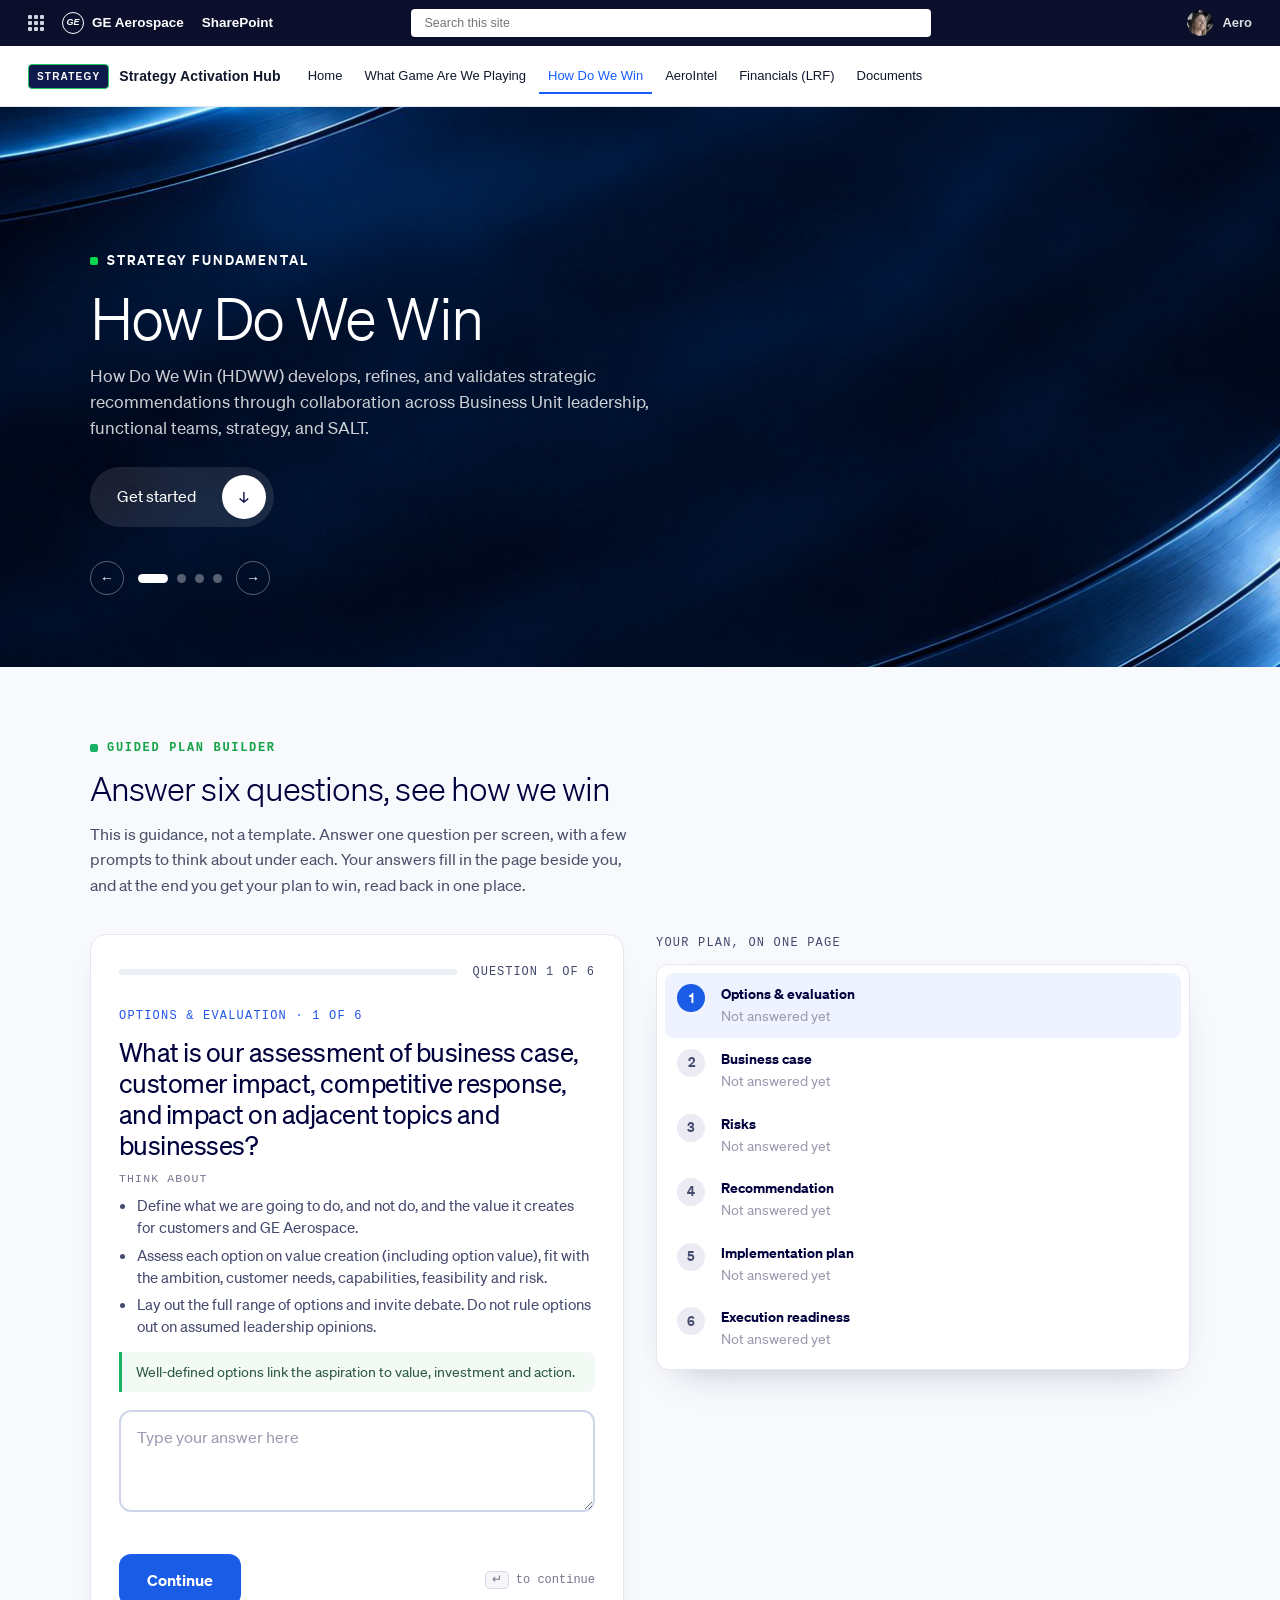
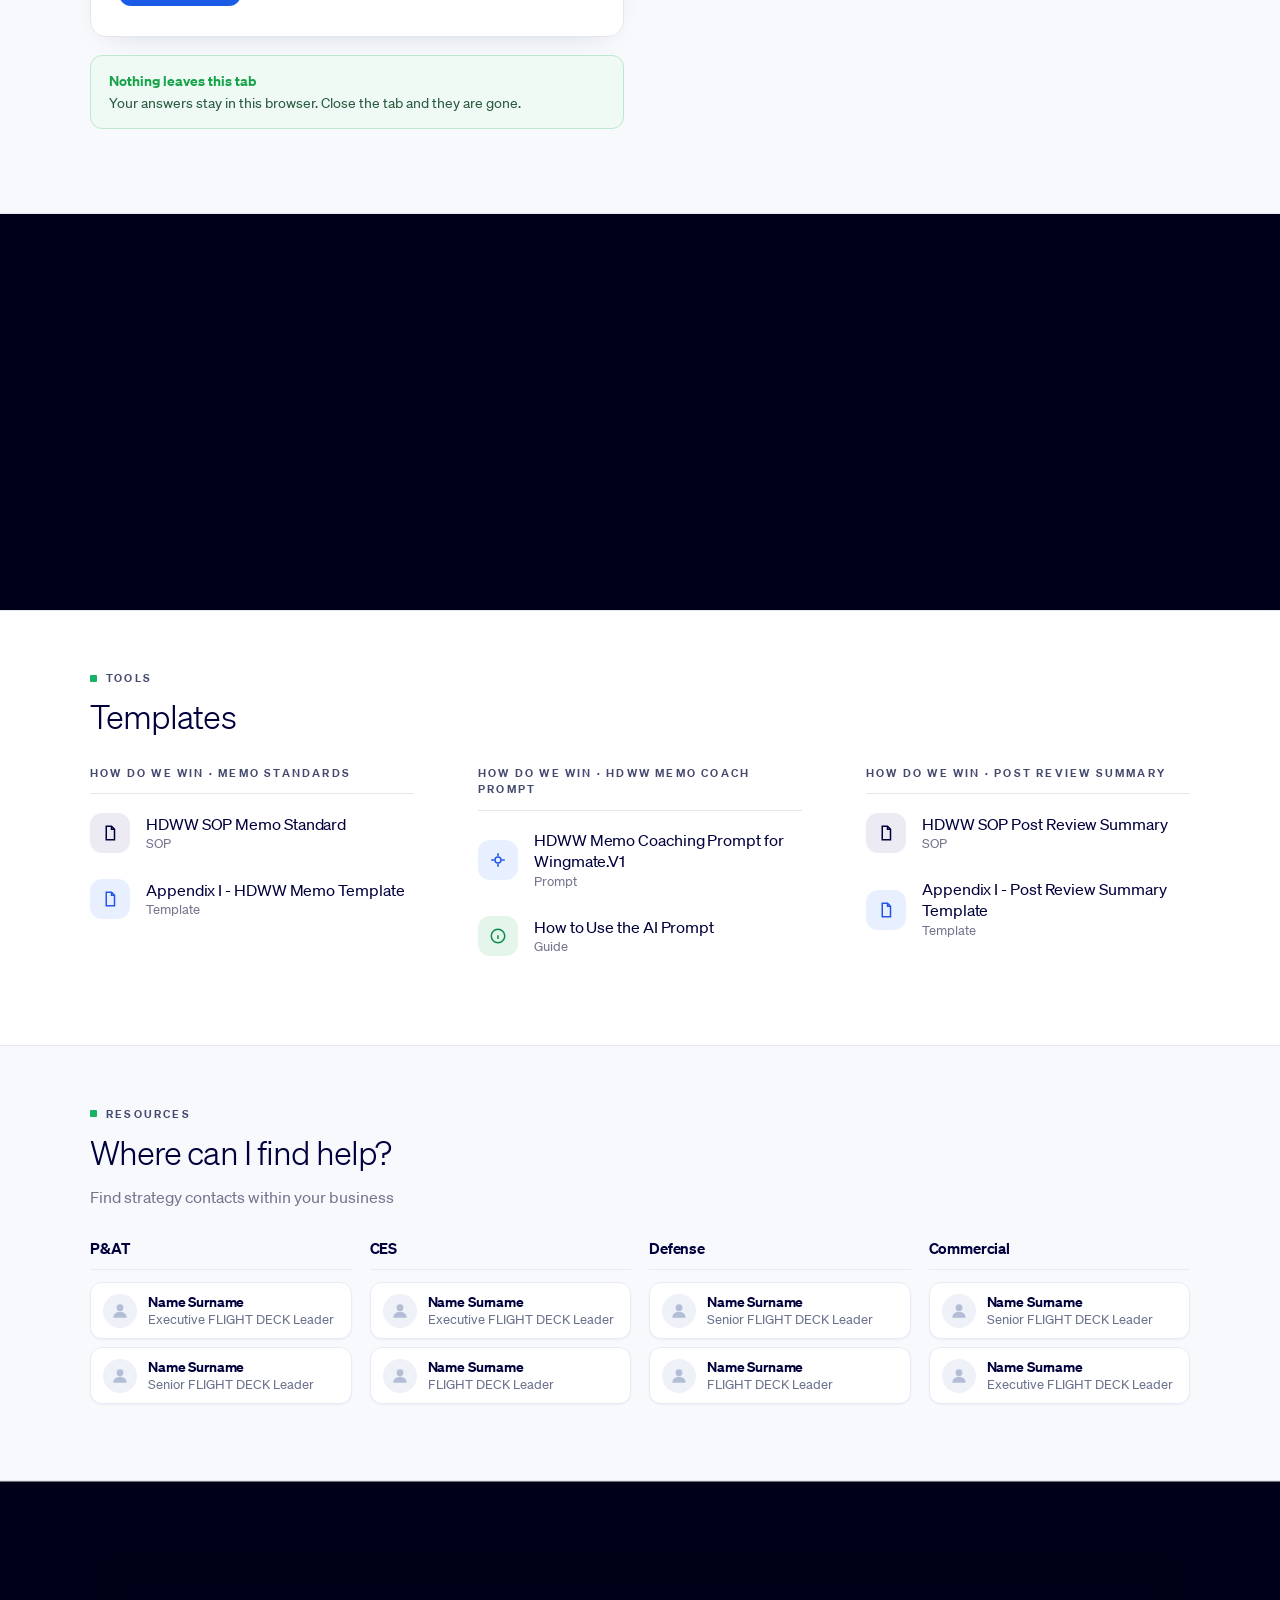
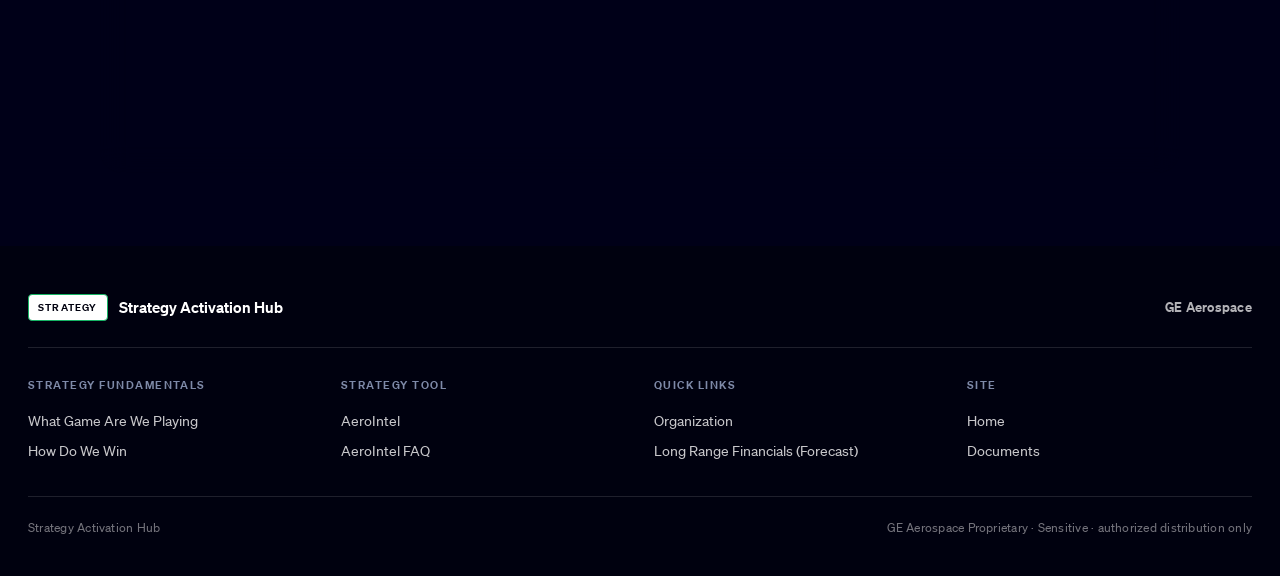
<file: strategy-hub/option-d/how-do-we-win.html>
<!doctype html><html lang="en"><head><meta charset="utf-8"><meta name="viewport" content="width=device-width, initial-scale=1"><meta name="robots" content="noindex, nofollow"><link rel="stylesheet" href="/hub/hub.css"><title>How Do We Win &middot; Strategy Activation Hub &middot; Option D</title><style>
/* FOOTER BASE, copied from /hub/hub.css unchanged. The kit strips hub.css on every
   page, so a page that leans on it for .fd-footer ships stacked links with no columns
   and no background. Ken saw it on the Template Library and again on the homepage,
   2 October. This block goes FIRST so a page's own footer overrides still win. */
.fd-footer{background:#00010f;color:#fff;margin-top:56px;font-family:var(--font-sans,"GE Sans",-apple-system,"Helvetica Neue",Arial,sans-serif)}
.fd-footer .fdf-in{max-width:1280px;margin:0 auto;padding:48px 28px 40px}
.fd-footer .fdf-top{display:flex;align-items:center;justify-content:space-between;gap:20px;flex-wrap:wrap;padding-bottom:26px;border-bottom:1px solid rgba(255,255,255,.12)}
.fd-footer .fdf-brand{display:flex;align-items:center;gap:11px;font-size:15px;font-weight:600;color:#fff}
.fd-footer .fdf-chip{background:#fff;color:#00010f;font-size:10px;font-weight:800;letter-spacing:.12em;padding:5px 9px;border-radius:4px;border:1px solid #16b364}
.fd-footer .fdf-cobrand{font-size:13px;font-weight:600;color:rgba(255,255,255,.7);letter-spacing:.02em}
.fd-footer .fdf-cobrand i{font-style:normal;opacity:.5;margin:0 5px}
.fd-footer .fdf-cols{display:grid;grid-template-columns:repeat(4,1fr);gap:28px;padding:30px 0}
.fd-footer .fdf-h{font-size:10.5px;font-weight:700;letter-spacing:.14em;text-transform:uppercase;color:#7e8aa8;margin-bottom:12px}
.fd-footer .fdf-col a{display:block;color:rgba(255,255,255,.78);font-size:13.5px;text-decoration:none;padding:5px 0;transition:color .14s}
.fd-footer .fdf-col a:hover{color:#fff;text-decoration:none}
.fd-footer .fdf-meta{display:flex;align-items:center;justify-content:space-between;gap:16px;flex-wrap:wrap;padding-top:22px;border-top:1px solid rgba(255,255,255,.12);font-size:11.5px;color:rgba(255,255,255,.45);letter-spacing:.02em}
@media(max-width:720px){.fd-footer .fdf-cols{grid-template-columns:1fr 1fr;gap:24px}}
@media(max-width:440px){.fd-footer .fdf-cols{grid-template-columns:1fr}}

/* Dashboard — rebuilt on the GE Aerospace design system: white default, navy type, pill + circle arrows, one green accent */
@font-face{font-family:"GE Sans";font-weight:300;font-style:normal;font-display:swap;src:url("/assets/fonts/ge-sans/sons-light.woff2") format("woff2")}
@font-face{font-family:"GE Sans";font-weight:400;font-style:normal;font-display:swap;src:url("/assets/fonts/ge-sans/sons-regular.woff2") format("woff2")}
@font-face{font-family:"GE Sans";font-weight:600;font-style:normal;font-display:swap;src:url("/assets/fonts/ge-sans/sons-semibold.woff2") format("woff2")}
#dash{--ink:#00003d;--lav:#75758f;--pill:#ecebf3;--pillh:#e2e1ec;--tint:#f6f6f9;--line:#e6e6ee;--green:#0ad64f;color:var(--ink);background:#fff;font-family:"GE Sans",var(--font-sans,-apple-system,"Helvetica Neue",Arial,sans-serif)}
#dash .wrap2{width:100%;max-width:1320px;margin:0 auto;padding:0 40px;box-sizing:border-box}
#dash h2{font-weight:400;font-size:clamp(28px,2.6vw,40px);letter-spacing:-.015em;margin:0 0 12px;color:var(--ink);line-height:1.08}
#dash .lead{font-size:16px;color:var(--lav);line-height:1.55;margin:0 0 30px;max-width:64ch;font-weight:400}
#dash section{padding:76px 0 0}
#dash a{text-decoration:none;color:inherit}
#dash a:focus-visible,#dash button:focus-visible{outline:2px solid var(--ink);outline-offset:3px;border-radius:8px}

/* Signature components — the GE pill + circle arrow */
#dash .circ{display:inline-flex;flex:none;align-items:center;justify-content:center;width:44px;height:44px;border-radius:50%;background:var(--pill);color:var(--ink);font-size:17px;transition:background .18s,color .18s}
#dash .gpill{display:inline-flex;align-items:center;gap:22px;background:var(--pill);border-radius:999px;padding:6px 6px 6px 22px;color:var(--ink);font-size:16px;line-height:1.2;white-space:nowrap;transition:background .18s}
#dash .gpill .pc{display:flex;flex:none;align-items:center;justify-content:center;width:36px;height:36px;border-radius:50%;background:var(--ink);color:#fff;font-size:15px}
#dash .gpill:hover{background:var(--pillh)}

/* Scroll-in: one calm fade/rise, only when JS is on */
#dash.js-anim .rise{opacity:0;transform:translateY(14px);transition:opacity .5s ease,transform .5s ease}
#dash.js-anim .rise.in{opacity:1;transform:none}
@media (prefers-reduced-motion:reduce){#dash.js-anim .rise{opacity:1;transform:none;transition:none}#dash *{transition-duration:.01ms!important}}

/* ── HERO — full-bleed photography, white sentence-case type low-left ── */
#dash .hero{position:relative;color:#fff;background:#0a1626 url(/assets/hero/hero-aircraft.jpg?v=2) center 40%/cover no-repeat;min-height:clamp(540px,64vh,700px);display:flex;flex-direction:column;justify-content:flex-end}
#dash .hero::before{content:"";position:absolute;inset:0;pointer-events:none;background:linear-gradient(180deg,rgba(2,6,20,.28) 0%,rgba(2,6,20,0) 34%,rgba(2,6,20,.34) 100%)}
#dash .hero .in{position:relative;max-width:1320px;margin:0 auto;width:100%;padding:44px 40px 40px;box-sizing:border-box}
#dash .hero .hrow{display:grid;grid-template-columns:1.5fr .9fr;gap:24px 64px;align-items:end}
#dash .hero h1{font-weight:400;font-size:clamp(46px,5.6vw,82px);letter-spacing:-.015em;line-height:1.04;margin:0;color:#fff}
#dash .hero .hsub{font-size:clamp(17px,1.5vw,21px);color:#fff;line-height:1.4;margin:0 0 8px;max-width:34ch;justify-self:end}
#dash .hero .hline{border:0;border-top:1px solid rgba(255,255,255,.35);margin:34px 0 0}

/* ── GUIDED PATH — on white, structured by whitespace and hairlines ── */
#dash .rail-grid{display:grid;grid-template-columns:250px 1fr;gap:24px 56px;align-items:start;border-top:1px solid var(--line);padding-top:28px}
#dash .rail{font-size:19px;color:var(--ink);font-weight:400}
#dash .rail .rsub{display:block;font-size:14px;color:var(--lav);margin-top:8px;line-height:1.5;font-weight:400;max-width:24ch}
#dash .rail .rmore{margin-top:22px;display:inline-flex}
#dash .qrow{display:grid;grid-template-columns:56px 1fr;gap:24px;align-items:start;padding:30px 0;border-bottom:1px solid var(--line)}
#dash .qrow:first-child{padding-top:4px}
#dash .qnum{font-size:15px;color:var(--lav);padding-top:10px}
#dash .qhead{font-size:clamp(24px,2.4vw,32px);font-weight:400;letter-spacing:-.01em;color:var(--ink);line-height:1.15;margin:0 0 18px}
#dash .fpills{display:flex;flex-wrap:wrap;gap:10px}
/* Framing the fundamentals: the stair step above the three questions. One narrative, left to right: a card lands,
   the line draws out of it, PDCA turns in as the line passes, the target pops when the line arrives, the next card lands.
   CSS animations so it stays smooth while the panel is settling. Replays each time Get Started opens. 8 Sep. */
#dash{--fj-out:cubic-bezier(0.23,1,0.32,1);--fj-inout:cubic-bezier(0.77,0,0.175,1)}
#dash .fj{position:relative;height:300px;margin:6px 0 30px}
#dash .fj svg{position:absolute;inset:0;width:100%;height:100%;overflow:visible}
#dash .fj .fj-mono{font-family:ui-monospace,Menlo,monospace;font-size:10px;letter-spacing:.14em;fill:#2256e6;font-weight:700}
#dash .fj .fj-path{stroke-dasharray:100;stroke-dashoffset:100}
#dash .fj .fj-pdca,#dash .fj .fj-target,#dash .fj .fj-arrow{opacity:0;transform-box:fill-box;transform-origin:center}
#dash .fj .fj-pdca{transform:rotate(-70deg) scale(.7)}
#dash .fj .fj-target{transform:scale(.4)}
#dash .fj-stage{position:absolute;display:flex;flex-direction:column;gap:5px;text-align:left;background:#fff;border:1.5px solid var(--line);border-radius:14px;padding:14px 16px 15px;font-family:inherit;cursor:pointer;width:min(31%,330px);opacity:0;transform:translateY(14px) scale(.985);transition:border-color .15s ease,box-shadow .15s ease}
#dash .fj.go .fj-path.p1{animation:fjdraw .7s var(--fj-inout) .26s forwards}
#dash .fj.go .fj-path.p2{animation:fjdraw .95s var(--fj-inout) 1.12s forwards}
#dash .fj.go .fj-pdca{animation:fjturn .46s var(--fj-out) forwards}
#dash .fj.go .fj-pdca[style*="--i:1"]{animation-delay:.5s}
#dash .fj.go .fj-pdca[style*="--i:2"]{animation-delay:1.42s}
#dash .fj.go .fj-target{animation:fjpop .38s var(--fj-out) forwards}
#dash .fj.go .fj-target[style*="--i:1"]{animation-delay:.9s}
#dash .fj.go .fj-target[style*="--i:2"]{animation-delay:2.0s}
#dash .fj.go .fj-arrow{animation:fjfadein .25s var(--fj-out) 1.95s forwards}
@keyframes fjfadein{to{opacity:1}}
#dash .fj.go .fj-stage{animation:fjland .48s var(--fj-out) forwards}
#dash .fj.go .fj-stage.s1{animation-delay:0s}
#dash .fj.go .fj-stage.s2{animation-delay:.98s}
#dash .fj.go .fj-stage.s3{animation-delay:2.06s}
@keyframes fjdraw{to{stroke-dashoffset:0}}
@keyframes fjturn{from{opacity:0;transform:rotate(-70deg) scale(.7)}to{opacity:1;transform:none}}
@keyframes fjpop{0%{opacity:0;transform:scale(.4)}70%{opacity:1;transform:scale(1.12)}100%{opacity:1;transform:scale(1)}}
@keyframes fjland{from{opacity:0;transform:translateY(14px) scale(.985)}to{opacity:1;transform:none}}
#dash .fj-stage:hover{border-color:var(--ink);box-shadow:0 14px 34px -24px rgba(0,0,61,.4)}
#dash .fj-stage.on{border-color:var(--green);box-shadow:0 0 0 3px rgba(10,214,79,.14)}
#dash .fj-stage .fj-n{font-family:ui-monospace,Menlo,monospace;font-size:10px;font-weight:700;letter-spacing:.14em;color:#2256e6}
#dash .fj-stage .fj-name{font-size:16px;font-weight:600;color:var(--ink);letter-spacing:-.01em}
#dash .fj-stage .fj-f{font-size:12.5px;color:var(--lav);line-height:1.45}
#dash .fj-stage.s1{left:0;top:172px}
#dash .fj-stage.s2{left:34.5%;top:118px}
#dash .fj-stage.s3{left:69%;top:66px}
@media(max-width:860px){#dash .fj{height:auto;display:grid;gap:10px}#dash .fj svg{display:none}#dash .fj-stage{position:static;width:auto}}
@media(prefers-reduced-motion:reduce){#dash .fj .fj-path{stroke-dashoffset:0}#dash .fj .fj-pdca,#dash .fj .fj-target,#dash .fj-stage{transform:none}#dash .fj.go .fj-path,#dash .fj.go .fj-pdca,#dash .fj.go .fj-target,#dash .fj.go .fj-arrow,#dash .fj.go .fj-stage{animation:fjfade .3s ease forwards;animation-delay:0s}@keyframes fjfade{to{opacity:1}}}
/* A plain-language line on hover or focus for each stage pill. */
#dash .fpill[data-tip]{position:relative}
/* No floating box. A hint that appears over its neighbours and vanishes when you
   look away is a worse deal than a line that lives on the page: this reserves one
   line under the options and writes the hovered stage into it, holding the chosen
   one's line when nothing is hovered. Nothing is covered and nothing moves. */
/* The diagram answers the stage question, so it opens where that question is
   asked rather than sitting as a bare row at the foot of the panel. The trigger
   is a quiet line under the stage hint; the diagram opens between the two
   questions, which is where a reader is when they wonder what a stage means. */
#dash #px-start .fjwrap{margin:6px 0 0;border-top:0;padding-top:0}
#dash #px-start .fjmore{width:auto;gap:10px;padding:8px 0;font-size:14.5px;color:var(--lav)}
#dash #px-start .fjmore .fjmore-t{font-size:14.5px;border-bottom:1px solid transparent;transition:border-color .18s cubic-bezier(.23,1,.32,1)}
#dash #px-start .fjmore .fjmore-c{margin-left:0;width:22px;height:22px;font-size:13px}
@media(hover:hover) and (pointer:fine){
  #dash #px-start .fjmore:hover{color:var(--ink)}
  #dash #px-start .fjmore:hover .fjmore-t{border-bottom-color:var(--ink)}}
#dash #px-start .fjbox{padding:14px 0 4px}
#dash #px-start .fjh{display:none}
#dash .qtip{min-height:2.6em;margin:14px 0 0;font-size:15px;line-height:1.5;color:var(--lav);
  max-width:62ch;transition:opacity .18s cubic-bezier(.23,1,.32,1)}
#dash .qtip.swap{opacity:0}
/* Empty, it reserves nothing. Holding two lines of space before anyone has
   hovered anything leaves a hole under the options. */
#dash .qtip:empty{min-height:0;margin-top:0}
@media(prefers-reduced-motion:reduce){#dash .qtip{transition:none}}
/* The PDCA turns and the targets explain themselves on hover or focus, in Sam's words
   from the 9 Oct journey mock-up. The line under the journey is the page's own .qtip;
   CSS only (:has), so nothing here depends on script the kit may drop. */
#dash .fj .fj-pdca,#dash .fj .fj-target{cursor:help;outline:none}
#dash .fj-ribbon{margin:22px 0 0;padding:14px 20px;border-radius:12px;background:linear-gradient(90deg,#eef3ff,#effaf3);border:1px solid #e1e6f2;font-size:14.5px;line-height:1.5;color:var(--lav);text-align:center}
#dash .fj-ribbon b{color:var(--ink);font-weight:600}
#dash .fj-ribbon i{font-style:normal;margin:0 8px;color:#a5adc4}
/* Sam's Getting Started panel. Three cards of real copy, so the type is set for reading: one body size,
   dark enough to read, every card the same height, and each card's action pinned to its foot so the three
   buttons line up. Labels are the Learn panel's v-label; the cards are the homepage card frame. */
#dash #fjpanel{margin-top:30px}
#dash #fjpanel .phead{margin-bottom:16px}
#dash #fjpanel .k{font-size:11px;font-weight:700;letter-spacing:.2em;text-transform:uppercase;color:#44496e;font-family:ui-monospace,Menlo,monospace;margin-bottom:14px}
#dash #fjpanel .phead .k{margin-bottom:8px}
#dash #fjpanel h2{font-size:24px;font-weight:300;letter-spacing:-.015em;color:var(--ink);margin:0;line-height:1.2}
#dash #fjpanel .side{display:grid;grid-template-columns:repeat(3,1fr);gap:18px;align-items:stretch}
#dash #fjpanel .side > div{border-radius:14px;padding:28px;display:flex;flex-direction:column;background:#fff;border:1px solid var(--line);box-shadow:0 1px 2px rgba(11,26,64,.05),0 18px 40px -26px rgba(11,26,64,.22);font-size:16px;line-height:1.55;color:#44496e}
#dash #fjpanel .side > div > span,#dash #fjpanel .next p{margin:0 0 28px}
#dash #fjpanel .next{background:var(--ink)!important;border-color:var(--ink)!important;color:#fff}
#dash #fjpanel .next .k{color:rgba(255,255,255,.7)}
#dash #fjpanel .next p{font-size:16px;line-height:1.55;color:#fff}
#dash #fjpanel .side .gpill{margin-top:auto;align-self:flex-start;white-space:normal;text-align:left;font-size:15px;line-height:1.3;gap:16px;text-decoration:none}
#dash #fjpanel .side .gpill .pc{width:32px;height:32px;font-size:13px}
@media(max-width:860px){#dash #fjpanel .side{grid-template-columns:1fr}#dash #fjpanel .side > div{padding:24px}}
#dash .fj-note{display:flex;align-items:flex-start;gap:9px;margin:12px 0 0;font-size:14px;line-height:1.5;color:var(--lav)}
#dash .fj-note svg{flex:none;margin-top:2px}
/* Each tip opens beside the icon it explains, as in Sam's journey mock-up (Anam, via Becca, 15 Oct). The
   card is Sam's .tip at GE values; the script below places it next to the hovered icon. */
#dash .fj-tips{position:absolute;inset:0;pointer-events:none;z-index:5}
#dash .fj-tips .qtip{position:absolute;left:0;top:0;width:300px;min-height:0;margin:0;background:#00003d;color:#fff;border-radius:12px;padding:16px 18px;font-size:13.5px;line-height:1.5;box-shadow:0 12px 30px rgba(11,16,51,.25);opacity:0;transform:translateY(6px);transition:opacity .18s,transform .18s}
#dash .fj-tips .qtip b{color:#fff;font-weight:600}
#dash #fjbox:has(.fj-pdca[style*="--i:1"]:is(:hover,:focus-visible)) .qtip[data-k="p1"],
#dash #fjbox:has(.fj-pdca[style*="--i:2"]:is(:hover,:focus-visible)) .qtip[data-k="p2"],
#dash #fjbox:has(.fj-target[style*="--i:1"]:is(:hover,:focus-visible)) .qtip[data-k="t1"],
#dash #fjbox:has(.fj-target[style*="--i:2"]:is(:hover,:focus-visible)) .qtip[data-k="t2"]{opacity:1;transform:none}
#dash .fj-tips .qtip.on{opacity:1;transform:none}
@media(prefers-reduced-motion:reduce){#dash .fj-tips .qtip{transition:none}}

#dash .fpill{appearance:none;font-family:inherit;line-height:1.2;padding:11px 22px;font-size:15px;font-weight:400;border-radius:999px;border:0;background:var(--pill);color:var(--ink);white-space:nowrap;cursor:pointer;transition:background .18s,color .18s}
#dash .fpill:hover{background:var(--pillh)}
#dash .fpill.on{background:var(--ink);color:#fff}

/* Recommendation — the highlighted row, split: Wingmate handoff leads (the one green action), direct destination second */
#dash .frec{display:grid;grid-template-columns:1.55fr 1fr;gap:0;align-items:stretch;background:var(--tint);margin-top:44px}
#dash .frec .fhalf{display:grid;grid-template-columns:1fr auto;gap:28px;align-items:center;padding:36px 40px}
#dash .frec .fdst{border-left:1px solid var(--line);gap:24px}
#dash .frec .fmeta{font-size:13.5px;color:var(--ink);margin-bottom:12px}
#dash .frec .fmeta .dot{display:inline-block;width:4px;height:4px;border-radius:50%;background:#c9c9d6;vertical-align:2px;margin:0 9px}
#dash .frec .fmeta .fm2{color:var(--lav)}
#dash .frec-title{font-size:clamp(28px,2.8vw,40px);font-weight:400;letter-spacing:-.015em;line-height:1.1;margin:0 0 10px;color:var(--ink)}
#dash .frec-body{font-size:16px;line-height:1.55;color:var(--lav);max-width:72ch;margin:0 0 18px}
#dash .frec-body b{color:var(--ink);font-weight:400}
/* The recommendation had three things competing to be the action: a bold line, a
   green circle and a navy circle. The label is now a button, the quoted prompt is
   set apart from the explanation, and the right half is the quieter of the two. */
#dash .frec-label{display:inline-flex;align-items:center;gap:10px;font-size:15px;font-weight:600;
  color:#fff;background:var(--ink);border-radius:100px;padding:11px 20px;line-height:1;
  transition:background .18s,transform .18s}
#dash .frec .fhalf:hover .frec-label{background:#123}
#dash .frec .fdst .frec-label{color:var(--ink);background:transparent;border:1px solid var(--line);padding:10px 19px}
#dash .frec .fdst:hover .frec-label{background:#fff;border-color:var(--ink)}
/* One affordance per half: the labelled button. The circle arrow duplicated it. */
#dash .frec .go{display:none}
#dash .frec .fhalf{grid-template-columns:1fr}
#dash .frec .fdst .go{width:44px;height:44px;background:transparent;border:1px solid var(--line);color:var(--ink);font-size:16px}
#dash .frec .fdst:hover .go{background:var(--ink);border-color:var(--ink);color:#fff}
#dash .frec .fdst{align-items:start}
#dash .frec .fdst .fmain{padding-top:2px}
#dash .frec .fwm-q{font-size:15px;line-height:1.55;color:var(--lav);margin:0 0 20px;max-width:60ch;
  padding:12px 0 12px 16px;border-left:2px solid var(--line);font-style:normal}
/* The recommendation card grew when the why and the field proof joined it, so
   both halves hang from the top: a centred arrow beside a tall card reads as
   an arrow pointing at nothing. */
#dash .frec .fhalf{align-items:start}
#dash .frec .fhalf .go{margin-top:6px}
/* The stair step used to sit above the questions, where it read as something to
   get past. Sam, 8 Sep: put a learn more under it that opens the animation. It
   is now below the recommendation, closed, and it plays when it opens. */
/* Question two and the recommendation are empty until they are earned. */
/* An answered question draws a line to the next one, and the last one draws into
   the recommendation. The page already says "this leads to that" this way: the
   stair step below runs the same pale path from one stage to the next, so the
   questions borrow its language rather than inventing a second one. */
/* Both halves end in an action, so both look like one. "Start with Wingmate" was
   set as plain body text at the foot of a long card and read as another
   paragraph. */
#dash .frec .frec-label{display:inline-flex;align-items:center;gap:10px;font-size:15.5px;font-weight:600;
  padding:12px 22px;border-radius:100px;background:var(--ink);color:#fff;border:1px solid var(--ink);
  transition:background .18s cubic-bezier(.23,1,.32,1),color .18s cubic-bezier(.23,1,.32,1)}
#dash .frec .frec-label::after{content:"\2192";font-weight:400}
#dash .frec .fdst .frec-label{background:transparent;color:var(--ink);border:1px solid var(--line)}
@media(hover:hover) and (pointer:fine){
  #dash .frec .fhalf:hover .frec-label{background:#0b1533;border-color:#0b1533;color:#fff}
  #dash .frec .fdst:hover .frec-label{background:var(--ink);border-color:var(--ink);color:#fff}}
/* The right half names the file rather than asking a question about it. */
/* The file is a title beside a title, so it is set at the same size as the
   recommendation rather than a rank below it. */
#dash .frec .fdst-name{font-size:clamp(28px,2.8vw,40px);font-weight:400;letter-spacing:-.015em;
  line-height:1.1;color:var(--ink);margin:0 0 8px}
#dash .frec .fdst-fund{font-size:14px;color:var(--lav);margin:0 0 20px}
#dash .frec .fdst .go{display:none}
/* Both ways in sit under the thumbnail, so the right half carries weight against
   a long recommendation instead of holding one label. Each one says what it is
   rather than leaving a reader to guess which is which. */
/* Before anything is answered the panel is one question in a wide grid, and the
   space under it was the height the recommendation will occupy. The rows carry
   their own rhythm instead. */
#dash #px-start .rail-grid{padding-top:22px}
#dash #px-start .qrow{padding:22px 0}
#dash #px-start .fjwrap{margin-top:22px}
/* A panel already sits inside the page column, so its inner wrap carries no side padding of its own:
   the second 40px set every panel in from the tile row above it and the bands below (Donny, 15 Oct). */
#dash .gsx .wrap2{padding-bottom:6px;padding-left:0;padding-right:0}
/* One left edge for the whole panel. The rail was a 250px column beside the
   questions, the number was a third column with a connector hanging off it, and
   the recommendation started somewhere else again. */
#dash #px-start .rail-grid{display:block;border-top:1px solid var(--line);padding-top:26px}
#dash #px-start .rail{font-size:15px;color:var(--lav);max-width:62ch;margin:0 0 26px}
#dash #px-start .rail .rsub{display:inline;font-size:15px;max-width:none;margin:0}
#dash #px-start .rail .rsub::before{content:" "}
#dash #px-start .qrow{display:block;padding:0;border-bottom:0}
/* This rule carries two ids, so it beat the hidden rule and question two was
   on the page from the start again. Hidden wins, stated at the same weight. */
#dash #px-start .qrow[hidden],#dash #px-start .frec[hidden],#dash #px-start .fnote[hidden]{display:none}
#dash #px-start .qrow + .qrow{padding-top:52px}
/* The questions are the titles, and they are the same question, so they are set
   the same. The gap under a question is tighter than the gap between one
   question and the next, so each heading reads with its own options rather
   than floating between the two sets. */
#dash #px-start .qhead{font-size:clamp(30px,3.4vw,44px);font-weight:300;letter-spacing:-.022em;
  line-height:1.08;margin:0 0 20px}
/* No box behind the answer. It sat on a grey panel inside an already grey
   section, which reads as a rendering fault rather than a container. */
#dash #px-start .frec{margin-top:52px;border-top:1px solid var(--line);padding-top:34px;
  background:transparent;border-left:0;border-right:0;border-bottom:0;border-radius:0;overflow:visible;align-items:start}
#dash #px-start .frec .fhalf{padding:0 44px 0 0;align-items:start}
#dash #px-start .frec .fdst{border-left:1px solid var(--line);padding:0 0 0 44px}
#dash #px-start .fnote{padding:0;margin-top:26px}
#dash #px-start .fjwrap{margin-top:26px}
#dash .frec .facts{display:grid;gap:10px;margin-top:20px}
#dash .frec .fact{display:grid;grid-template-columns:1fr auto;align-items:center;gap:8px 16px;
  padding:16px 18px;border:1px solid var(--line);border-radius:14px;background:#fff;text-decoration:none;
  transition:border-color .18s cubic-bezier(.23,1,.32,1),box-shadow .18s cubic-bezier(.23,1,.32,1)}
#dash .frec .fact-t{font-size:15.5px;font-weight:600;color:var(--ink);grid-column:1}
#dash .frec .fact-s{grid-column:1;font-size:13px;line-height:1.5;color:var(--lav);
  display:-webkit-box;-webkit-line-clamp:2;-webkit-box-orient:vertical;overflow:hidden}
#dash .frec .fact-a{grid-column:2;grid-row:1 / span 2;width:34px;height:34px;border-radius:50%;
  border:1px solid var(--line);display:inline-flex;align-items:center;justify-content:center;
  color:var(--ink);font-size:15px;
  transition:background .18s cubic-bezier(.23,1,.32,1),border-color .18s cubic-bezier(.23,1,.32,1),color .18s cubic-bezier(.23,1,.32,1)}
@media(hover:hover) and (pointer:fine){
  #dash .frec .fact:hover{border-color:var(--ink);box-shadow:0 10px 30px -22px rgba(11,26,64,.5)}
  #dash .frec .fact:hover .fact-a{background:var(--ink);border-color:var(--ink);color:#fff}}
#dash .frec .fact{background:#fff}
#dash .frec #gp-cta .fact-a{background:#2256e6;border-color:#2256e6;color:#fff}
#dash .frec #gp-wm .fact-a{background:var(--green);border-color:var(--green);color:#00003d}
@media(hover:hover) and (pointer:fine){
  #dash .frec #gp-cta:hover{border-color:#2256e6;box-shadow:0 10px 30px -20px rgba(34,86,230,.55)}
  #dash .frec #gp-cta:hover .fact-a{background:#1b46bd;border-color:#1b46bd;color:#fff}
  #dash .frec #gp-wm:hover{border-color:var(--green);box-shadow:0 10px 30px -20px rgba(10,214,79,.5)}
  #dash .frec #gp-wm:hover .fact-a{background:#09c247;border-color:#09c247;color:#00003d}}
/* The green circle was the old whole-card arrow. There is no whole card to press
   any more, so it is gone. */
#dash .frec .go{display:none}
#dash .qnum{position:relative}
#dash .qrow .qlink{position:absolute;left:10px;top:36px;bottom:-34px;width:2px;background:#c9d4ee;
  transform-origin:top center;transform:scaleY(0);opacity:0;border-radius:2px}
#dash .qrow.answered .qlink{animation:qdraw .52s cubic-bezier(.23,1,.32,1) .08s forwards}
#dash .qrow .qlink::after{content:"";position:absolute;left:-4px;bottom:0;width:9px;height:9px;
  border-right:2px solid #c9d4ee;border-bottom:2px solid #c9d4ee;transform:rotate(45deg)}
#dash .qrow#gp-row2 .qlink{bottom:-46px}
@keyframes qdraw{from{transform:scaleY(0);opacity:0}to{transform:scaleY(1);opacity:1}}
@media(prefers-reduced-motion:reduce){
  #dash .qrow.answered .qlink{animation:none;transform:scaleY(1);opacity:1}}
@media(max-width:860px){#dash .qrow .qlink{display:none}}
#dash .frec[hidden],#dash .fnote[hidden],#dash .qrow[hidden]{display:none}
#dash .fjwrap{margin-top:30px;border-top:1px solid var(--line);padding-top:8px}
#dash .fjmore{display:flex;align-items:center;gap:14px;width:100%;padding:16px 0;background:none;border:0;
  font:inherit;cursor:pointer;color:var(--ink);text-align:left}
#dash .fjmore-t{font-size:16px}
#dash .fjmore-c{margin-left:auto;width:30px;height:30px;border:1px solid var(--line);border-radius:50%;
  display:inline-flex;align-items:center;justify-content:center;font-size:16px;line-height:1;
  transition:transform .2s cubic-bezier(.23,1,.32,1),background .2s cubic-bezier(.23,1,.32,1),color .2s cubic-bezier(.23,1,.32,1)}
@media(hover:hover) and (pointer:fine){#dash .fjmore:hover .fjmore-c{background:var(--ink);border-color:var(--ink);color:#fff}}
#dash .fjmore[aria-expanded="true"] .fjmore-c{transform:rotate(45deg);background:var(--ink);border-color:var(--ink);color:#fff}
#dash .fjbox{padding:6px 0 18px}
#dash .fjh{font-size:clamp(20px,1.8vw,26px);font-weight:300;letter-spacing:-.02em;margin:0 0 18px;color:var(--ink)}
@media(prefers-reduced-motion:reduce){#dash .fjmore-c{transition:none}}
#dash .frec .fwhy{border-left:2px solid var(--line);padding-left:16px;margin:0 0 16px;max-width:64ch}
#dash .frec .fwhy-l{display:block;font-size:11px;letter-spacing:.16em;text-transform:uppercase;color:var(--lav);margin-bottom:5px}
#dash .frec .fwhy p{font-size:15px;line-height:1.55;color:var(--lav);margin:0}
#dash .frec .fproof{font-size:14.5px;line-height:1.55;color:var(--ink);margin:0 0 18px;max-width:64ch}
#dash .frec .fproof-l{display:block;font-size:11px;letter-spacing:.16em;text-transform:uppercase;color:var(--lav);margin-bottom:5px}
#dash .fnote{font-size:14px;line-height:1.6;color:var(--lav);margin:18px 0 0;max-width:78ch}
#dash .frec .fmain{transition:opacity .15s ease}
#dash .frec .fmain.swap{opacity:0}

/* Or just ask Wingmate — quiet white row */

/* Roles — pill + circle, each door says its destination */
#dash .rolerow{display:flex;flex-wrap:wrap;gap:12px}
#dash .rolerow .gpill .pc span{transition:transform .18s}
#dash .rolerow .gpill:hover .pc span{transform:translateX(2px)}

/* Editorial lists — left rail, hairline rows, circle-arrow affordance */
#dash .librow{display:grid;grid-template-columns:112px 1fr auto;gap:26px;align-items:center;padding:22px 0;border-bottom:1px solid var(--line)}
#dash .librow:first-child{padding-top:0}
#dash .librow .thumb{width:112px;height:68px;object-fit:cover;object-position:top;display:block;border:1px solid var(--line);background:#fff}
#dash .lmeta{display:block;font-size:13.5px;color:var(--lav);margin-bottom:6px}
#dash .lmeta .dot{display:inline-block;width:4px;height:4px;border-radius:50%;background:#c9c9d6;vertical-align:2px;margin:0 8px}
#dash .librow .tname{font-weight:400;font-size:clamp(20px,1.9vw,26px);letter-spacing:-.012em;color:var(--ink);display:block;line-height:1.15}
#dash .librow .tdesc{display:block;font-weight:400;font-size:14.5px;color:var(--lav);line-height:1.5;margin-top:5px;max-width:58ch}
#dash .librow:hover .circ{background:var(--ink);color:#fff}
/* ═══ FUNDAMENTALS RAIL ═══════════════════════════════════════════════════
   The eight Fundamentals ran as eight stacked rows, which is most of the
   scroll on this page. Anam asked on 27 Aug for a carousel so the set is
   visible without pushing everything below it off the screen. It drifts on
   its own and stops the moment anyone touches it, which is the "moving but
   not static" she described. Donny, 31 Aug. */
/* flex rather than grid: grid-auto-columns resolved to the container width and
   the rail never overflowed, so there was nothing to scroll. */
/* No scroll-snap. Mandatory snapping pulled every 1px of drift back to the
   nearest card, so the rail sat still. Snap returns once a reader takes it
   over, via the class the script adds. */
/* Snap stays off even once held: turning it on mid-scroll yanked the rail back
   to the nearest card the instant anyone hovered it. */
/* Inside a panel there is room for the whole set, so it is a grid and every
   Fundamental is visible without scrolling for the last three. Donny, 31 Aug. */
/* No lift on hover. It moved the hovered card 2px out of line with its
   neighbours, which reads as a broken row, and it fought the drift. */
/* ═══ GET STARTED, EXPANDING ══════════════════════════════════════════════
   27 Aug: nobody should answer three questions to get onto the homepage, and
   nobody should have to learn a new pattern either. The tile opens the panel
   in place, the same behaviour the Fundamental pages already use. */
#dash .gsx{display:none;border-top:1px solid var(--line);margin-top:34px;padding-top:8px}
#dash .gsx.open{display:block}
#dash .gsx h3.pxh{font-size:clamp(22px,2vw,28px);font-weight:300;letter-spacing:-.02em;margin:26px 0 4px;color:var(--ink)}
#dash .gsx .pxsub{font-size:15px;color:var(--lav);margin:0 0 22px}
/* The AI panel in the page's own language: tint panel, ink type, pill buttons,
   so it reads as one page rather than the dark band the Fundamentals carry. */
#dash .wingband{position:relative;color:var(--ink);padding:44px 34px 40px;border-radius:14px;overflow:hidden;margin-bottom:26px;background:var(--tint);border:1px solid var(--line)}
#dash .wingband .in{position:relative}
#dash .wingband .kick{display:inline-flex;align-items:center;gap:9px;font-size:11.5px;font-weight:700;letter-spacing:.2em;text-transform:uppercase;color:var(--ink);margin-bottom:18px}
#dash .wingband .kick::before{content:"";width:7px;height:7px;background:var(--green);border-radius:1px;flex-shrink:0}
#dash .wingband h3{font-size:clamp(22px,2vw,28px);font-weight:300;letter-spacing:-.02em;margin:0 0 10px;color:var(--ink);line-height:1.1}
#dash .wingband .wb-sub{font-size:15px;color:var(--lav);margin:0 0 26px;max-width:62ch;line-height:1.55}
#dash .wb-grid{display:grid;grid-template-columns:repeat(auto-fit,minmax(210px,1fr));gap:14px}
#dash .wb-card{background:#fff;border:1px solid var(--line);border-radius:14px;padding:22px 22px 20px;display:flex;flex-direction:column;transition:border-color .18s,box-shadow .18s}
#dash .wb-card:hover{border-color:var(--ink);box-shadow:0 12px 30px -22px rgba(0,0,61,.35)}
#dash .wb-card strong{display:block;font-size:16px;font-weight:400;color:var(--ink);margin-bottom:6px;letter-spacing:-.01em}
#dash .wb-card p{font-size:14px;color:var(--lav);margin:0 0 18px;line-height:1.55}
#dash .wb-card .wb-run{display:inline-flex;align-items:center;gap:14px;align-self:flex-start;margin-top:auto;padding-top:0;background:var(--pill);color:var(--ink);font-size:14px;font-weight:400;letter-spacing:0;border-radius:999px;padding:5px 5px 5px 16px;line-height:1.2;text-decoration:none;transition:background .18s}
#dash .wb-card .wb-run .pc{display:flex;flex:none;align-items:center;justify-content:center;width:30px;height:30px;border-radius:50%;background:var(--ink);color:#fff;font-size:14px}
#dash .wb-card .wb-run:hover{background:var(--pillh)}
#dash .gsx .gsx-close{float:right;margin-top:18px;border:1px solid var(--line);background:#fff;border-radius:100px;
  padding:7px 15px;font-family:inherit;font-weight:400;font-size:13px;line-height:normal;color:var(--ink);cursor:pointer}
#dash .gsx .gsx-close:hover{background:var(--ink);color:#fff;border-color:var(--ink)}
#dash .sm-action[aria-expanded="true"]{border-color:var(--ink)}
/* The SharePoint authoring bar, Create / Promote / Page details / Preview,
   is chrome the tenant adds for editors. It is not part of the design and
   it should not appear in a review. Donny, 31 Aug. */
/* ═══ TEMPLATE PREVIEW ════════════════════════════════════════════════════
   Anam, MarkUp 16: a template tile should open in a modal the way Browse
   Templates does on a Fundamental page, rather than navigating away. The modal
   carries the real template detail page, so it is the same content either way. */
#dash .tplmodal{position:fixed;inset:0;z-index:1200;display:none;align-items:center;justify-content:center;padding:3vh 3vw}
#dash .tplmodal.on{display:flex}
#dash .tplmodal .scrim{position:absolute;inset:0;background:rgba(0,0,40,.44)}
#dash .tplmodal .box{position:relative;width:min(1120px,100%);height:min(88vh,940px);background:#fff;
  border-radius:6px;overflow:hidden;box-shadow:0 40px 90px -30px rgba(0,0,60,.5);display:flex;flex-direction:column}
#dash .tplmodal .bar{display:flex;align-items:center;gap:14px;padding:12px 14px 12px 20px;border-bottom:1px solid var(--line)}
#dash .tplmodal .bar .nm{font-size:15px;color:var(--ink);flex:1;min-width:0;overflow:hidden;text-overflow:ellipsis;white-space:nowrap}
#dash .tplmodal .bar a{font-size:13px;color:var(--ink);text-decoration:none;border:1px solid var(--line);
  border-radius:100px;padding:7px 15px;white-space:nowrap}
#dash .tplmodal .bar a:hover{background:var(--ink);color:#fff;border-color:var(--ink)}
#dash .tplmodal .bar button{width:34px;height:34px;border-radius:50%;border:1px solid var(--line);background:#fff;
  color:var(--ink);font-size:17px;line-height:1;cursor:pointer;flex:none}
#dash .tplmodal .bar button:hover{background:var(--ink);color:#fff;border-color:var(--ink)}
#dash .tplmodal iframe{flex:1;width:100%;border:0;background:#fff}
.cmdbar{display:none!important}
#dash .lib-sec{margin-bottom:76px}
#dash .lib-sec h2{margin-bottom:26px}

/* Filter pills (explicit resets: hub.css has an unrelated .filters sidebar component) */
#dash .filters{display:flex;align-items:center;gap:10px;flex-wrap:wrap;margin:0 0 26px;background:none;border:0;border-radius:0;padding:0}
#dash .filters .fl{font-size:14px;color:var(--lav);margin-right:6px}
#dash .filters .pill{font-size:14px;font-weight:400;color:var(--ink);border:0;border-radius:999px;padding:9px 18px;cursor:pointer;background:var(--pill);transition:background .18s,color .18s}
#dash .filters .pill:hover{background:var(--pillh)}
#dash .filters .pill.on{background:var(--ink);color:#fff}

/* Templates — dark photo cards (photography is the only dark), pill labels on-photo */
#dash .thead{display:flex;align-items:center;justify-content:space-between;gap:20px;margin:0 0 26px;flex-wrap:wrap}
#dash .thead h2{margin:0}
#dash .cards{display:grid;grid-template-columns:repeat(auto-fill,minmax(236px,1fr));gap:28px 20px}
#dash .card{display:block}
#dash .card .cover{position:relative;height:150px;background:#0a1626;overflow:hidden}
#dash .card .cover img{position:absolute;inset:0;width:100%;height:100%;object-fit:cover}
/* A document preview reads from its top edge. Centre-cropping a page of a
   workbook shows the middle of a paragraph. */
#dash .card.tpl .cover{background:#fff}
#dash .card.tpl .cover img{object-position:top center}
/* The pill was translucent white on a dark photo. On a white document page
   it sat unreadable in the middle of a paragraph. Solid navy, top left. */
#dash .card .cover .tag{position:absolute;left:10px;top:10px;bottom:auto;z-index:2;font-size:12px;
  font-weight:600;color:#fff;background:rgba(0,0,61,.92);border-radius:999px;padding:5px 12px;
  box-shadow:0 6px 16px -8px rgba(0,0,40,.55)}
#dash .card .eyb{display:block;font-size:13.5px;color:var(--lav);margin:14px 0 4px}
#dash .card .ttl{font-size:17.5px;font-weight:400;color:var(--ink);margin:0;letter-spacing:-.01em;line-height:1.3;border-bottom:1px solid transparent;display:inline;transition:border-color .18s}
#dash .card:hover .ttl{border-bottom-color:var(--ink)}

/* Integration Points band — flat editorial split */
#dash .map-band{display:grid;grid-template-columns:1fr 1.35fr;gap:24px 64px;align-items:center;border-top:1px solid var(--line);padding-top:34px}
#dash .map-copy p{font-size:16px;color:var(--lav);line-height:1.55;margin:0 0 26px;max-width:46ch}
#dash .map-shot{display:block;border:1px solid var(--line);background:var(--tint)}
#dash .map-shot img{display:block;width:100%;height:auto}

/* Where to focus — stat on white beside hairline rows, grey circles only */
#dash .focus{display:grid;grid-template-columns:250px 1fr;gap:24px 56px;align-items:start;border-top:1px solid var(--line);padding-top:30px}
#dash .focus .num{font-size:clamp(64px,6.4vw,96px);font-weight:400;letter-spacing:-.03em;line-height:1;color:var(--ink)}
#dash .focus .num span{font-size:20px;color:var(--lav);letter-spacing:0}
#dash .focus .nlabel{font-size:17px;color:var(--ink);margin-top:10px}
#dash .focus .fl-lead{margin:8px 0 0;font-size:14px;color:var(--lav);line-height:1.5;max-width:26ch}
#dash .focus .row{display:flex;align-items:center;justify-content:space-between;gap:20px;padding:22px 0;border-bottom:1px solid var(--line)}
#dash .focus .row:first-child{padding-top:0}
#dash .focus .rt{font-size:clamp(19px,1.8vw,24px);color:var(--ink);font-weight:400;letter-spacing:-.01em;line-height:1.2}
#dash .focus .rd{font-size:14px;color:var(--lav);margin-top:4px}
#dash .focus .row:hover .circ{background:var(--ink);color:#fff}
#dash .pad-btm{padding-bottom:84px}

@media(max-width:1024px){
  #dash .map-band{gap:20px 36px}
}
@media(max-width:860px){
  #dash .wrap2{padding:0 20px}
  #dash section{padding:56px 0 0}
  #dash .hero .in{padding:36px 20px 32px}
  #dash .hero .hrow{grid-template-columns:1fr}
  #dash .hero .hsub{justify-self:start}
  #dash .qrow{grid-template-columns:1fr;gap:6px;padding:24px 0}
  #dash .qnum{padding-top:0}
  #dash .frec{grid-template-columns:1fr}
  #dash .frec .fhalf{grid-template-columns:1fr;gap:18px;padding:26px 22px}
  #dash .frec .fdst{border-left:0;border-top:1px solid var(--line)}
  #dash .frec .go{width:48px;height:48px}
  #dash .frec .fdst .go{width:44px;height:44px}
  #dash .map-band{grid-template-columns:1fr}
}
@media(max-width:560px){#dash .librow{grid-template-columns:1fr auto;gap:16px}#dash .librow .thumb{display:none}}
/* suite-bar omnibox: dual-route dropdown + demo coach-mark */
.omni-dd{position:fixed;background:#fff;color:#00003d;border:1px solid #e6e6ee;border-radius:12px;box-shadow:0 18px 55px rgba(3,8,30,.3);padding:8px;z-index:99995;display:none;max-height:min(70vh,560px);overflow:auto;font-family:"GE Sans",-apple-system,"Helvetica Neue",Arial,sans-serif;text-align:left}
.omni-dd.on{display:block}
.omni-dd .rt{display:flex;align-items:center;gap:11px;border:1px solid #e6e6ee;border-radius:9px;padding:11px 13px;text-decoration:none;color:#00003d;margin-bottom:6px}
.omni-dd .rt.sel{border-color:#2256e6;background:#eef3ff}
.omni-dd .rt .ic{width:28px;height:28px;border-radius:7px;flex:none;display:grid;place-items:center;font-size:14px;background:#eef2f7}
.omni-dd .rt .ic.w{background:linear-gradient(135deg,#2256e6,#4181ff);color:#fff}
.omni-dd .rt .tx{flex:1;min-width:0;font-size:14px;white-space:nowrap;overflow:hidden;text-overflow:ellipsis}
.omni-dd .rt .tx b{font-weight:650}.omni-dd .rt .tx .s{color:#75758f}
.omni-dd .rt .hint{margin-left:7px;font-size:10px;font-weight:700;letter-spacing:.03em;text-transform:uppercase;color:#2256e6;background:#fff;border:1px solid #d4e0ff;border-radius:20px;padding:2px 7px}
.omni-dd .rt .kb{flex:none;display:flex;gap:4px}.omni-dd .rt .kb b{font:600 10.5px/1 ui-monospace,Menlo,monospace;background:#f1f2f7;border:1px solid #e6e6ee;border-bottom-width:2px;border-radius:5px;padding:4px 6px;color:#75758f}
.omni-dd .sep{height:1px;background:#e6e6ee;margin:8px 4px}
.omni-dd .gh{font:600 10.5px/1 ui-monospace,Menlo,monospace;letter-spacing:.1em;text-transform:uppercase;color:#75758f;margin:11px 4px 6px;display:flex;gap:8px;align-items:center}.omni-dd .gh .l{height:1px;background:#e6e6ee;flex:1}
.omni-dd .rc{display:flex;gap:11px;align-items:flex-start;border:1px solid #e6e6ee;border-radius:8px;padding:10px 12px;text-decoration:none;color:#00003d;margin-bottom:5px}
.omni-dd .rc:hover,.omni-dd .rc.cur{border-color:#2256e6}
.omni-dd .rc .ci{width:30px;height:30px;border-radius:7px;flex:none;display:grid;place-items:center;font-size:14px;background:#eef3ff}
.omni-dd .rc .ti{font-weight:650;font-size:14px}.omni-dd .rc .de{font-size:12px;color:#75758f;margin-top:2px}
.omni-dd .rc .bd{font-size:9.5px;font-weight:700;letter-spacing:.05em;text-transform:uppercase;color:#2256e6;background:#eef3ff;border-radius:20px;padding:2px 7px;margin-top:5px;display:inline-block}
.omni-dd mark{background:#fde68a;color:inherit;border-radius:2px;padding:0 1px}
.omni-dd .ft{font:11px/1 ui-monospace,Menlo,monospace;color:#75758f;padding:8px 6px 3px}
.omni-dd .em{padding:13px 8px;color:#75758f;font-size:13px}
.omni-scrim{position:fixed;inset:0;background:rgba(3,8,30,.72);z-index:99990;opacity:0;pointer-events:none;transition:opacity .45s ease}
.omni-scrim.on{opacity:1;pointer-events:auto}
.omni-coach{position:fixed;z-index:99999;max-width:400px;background:#fff;color:#00003d;border-radius:12px;padding:13px 16px;box-shadow:0 20px 55px rgba(0,0,0,.4);font:14px/1.5 "GE Sans",-apple-system,Arial,sans-serif;display:none}
.omni-coach.on{display:block;animation:omniIn .4s ease both}
.omni-coach:before{content:"";position:absolute;top:-7px;right:34px;width:14px;height:14px;background:#fff;transform:rotate(45deg)}
.omni-coach b{color:#2256e6;font-weight:650}
#dq.omni-lit{position:relative;z-index:99991;box-shadow:0 0 0 3px rgba(34,86,230,.65),0 14px 40px rgba(0,0,0,.4);border-radius:6px}
@keyframes omniIn{from{opacity:0;transform:translateY(-6px)}to{opacity:1;transform:none}}
@media(prefers-reduced-motion:reduce){.omni-coach.on{animation:none}.omni-scrim{transition:none}}

/* ═══ ANNOUNCEMENT HERO ═════════════════════════════════════════════════════
   Rebuilt on geaerospace.com as the baseline: a full-width video, one line of
   type low left, everything functional below it. The first attempt was a flat
   navy band with a headline, which had none of the presence the real site has
   and none of the movement the call asked for. */
#dash .hero.anno{position:relative;min-height:clamp(560px,68vh,760px);background:#00001a;
  display:flex;flex-direction:column;justify-content:flex-end;overflow:hidden}
#dash .hero.anno::before{display:none}
#dash .herovid{position:absolute;inset:0;width:100%;height:100%;object-fit:cover;z-index:0}
#dash .heroscrim{position:absolute;inset:0;z-index:1;pointer-events:none;
  background:linear-gradient(90deg,rgba(0,0,22,.9) 0%,rgba(0,0,22,.62) 40%,rgba(0,0,22,.1) 78%,rgba(0,0,22,0) 100%),
             linear-gradient(180deg,rgba(0,0,22,.5) 0%,rgba(0,0,22,0) 30%,rgba(0,0,26,.5) 100%)}
#dash .heroin{position:relative;z-index:2;color:#fff;padding-top:96px}
/* The greeting belongs at the top of the hero. translateY(-100%) put it on top
   of the announcement tag. */
/* Never three lines in a title, Donny 26 Aug. The measure was 74ch, and ch here
   resolves against the track's own 16px font, not the 66px headline, so it came
   out at 645px. The longest headline measures 1218px on one line and needs 719
   to land in two. Set in px, from that measurement. */
#dash .annotrack{position:relative;min-height:clamp(250px,26vw,310px);max-width:830px}
#dash .annoslide{position:absolute;left:0;right:0;bottom:0;opacity:0;transform:translateY(10px);
  transition:opacity .5s ease,transform .5s ease;pointer-events:none}
#dash .annoslide.on{opacity:1;transform:none;pointer-events:auto}
#dash .annotag{display:inline-flex;align-items:center;gap:9px;font-size:13px;letter-spacing:.14em;
  text-transform:uppercase;color:#fff;margin-bottom:18px;font-weight:600}
#dash .annotag::before{content:"";width:8px;height:8px;border-radius:2px;background:var(--green)}
#dash .annoslide h1{font-weight:400;font-size:clamp(38px,4.6vw,68px);line-height:1.02;
  letter-spacing:-.028em;color:#fff;margin:0 0 16px}
#dash .annoslide .hsub{font-size:clamp(16px,1.35vw,20px);line-height:1.5;color:rgba(255,255,255,.8);
  max-width:56ch;margin:0}
#dash .gpill.light{margin-top:26px;background:#fff;color:var(--ink)}
#dash .gpill.light:hover{background:#e9e9f2}
#dash .gpill.light .pc{background:var(--ink);color:#fff}
#dash .annonav{display:flex;gap:9px;margin-top:34px}
#dash .annonav{align-items:center}
/* MarkUp 17: the dots said which slide you were on but gave no way to step.
   Arrows sit beside them rather than over the film, where they would cover it. */
#dash .annonav .annoarr{width:34px;height:34px;padding:0;border-radius:100px;border:1px solid rgba(255,255,255,.35);
  background:transparent;color:#fff;font-size:14px;line-height:1;cursor:pointer;display:inline-flex;
  align-items:center;justify-content:center;transition:background .15s cubic-bezier(.23,1,.32,1),border-color .15s cubic-bezier(.23,1,.32,1)}
#dash .annonav .annoarr:first-child{margin-right:5px}
#dash .annonav .annoarr:last-child{margin-left:5px}
@media(hover:hover) and (pointer:fine){#dash .annonav .annoarr:hover{background:#fff;border-color:#fff;color:#00003d}}
#dash .annonav button{width:9px;height:9px;padding:0;border-radius:100px;border:0;cursor:pointer;
  background:rgba(255,255,255,.34);transition:background .2s,width .2s}
#dash .annonav button.on{background:#fff;width:30px}
#dash .annonav button:hover{background:rgba(255,255,255,.6)}

/* ═══ QUICK START ═══════════════════════════════════════════════════════════
   The Fundamental page band at homepage scale. Same rules as
   #sw-b .smod-default, plus the GE circle arrow so it belongs to this page. */
#dash .qsband{background:radial-gradient(120% 150% at 88% -30%,rgba(65,129,255,.14),transparent 58%),#f4f7fd;
  padding:clamp(56px,6vw,86px) 0;margin-top:0}
#dash .qshead{display:grid;grid-template-columns:1.1fr .9fr;gap:20px 64px;align-items:end;margin-bottom:34px}
#dash .qshead .lead{margin:0 0 6px}
@media(max-width:980px){#dash .qshead{grid-template-columns:1fr}}
#dash .qseyebrow{display:flex;align-items:center;gap:9px;font-size:13px;letter-spacing:.14em;
  text-transform:uppercase;color:#3d3d63;font-weight:600;margin-bottom:14px}
#dash .qseyebrow::before{content:"";width:8px;height:8px;border-radius:2px;background:var(--green)}
#dash .sm-actions{display:grid;grid-template-columns:repeat(4,minmax(0,1fr));gap:18px}
/* The deck embeds this at about 1050px, which fell under the old 1100px
   breakpoint and stacked four tiles into two big blocks. Donny, 27 Aug. */
@media(max-width:820px){#dash .sm-actions{grid-template-columns:repeat(2,minmax(0,1fr))}}
@media(max-width:620px){#dash .sm-actions{grid-template-columns:minmax(0,1fr)}#dash .sm-actions>.gsx,#dash .sm-actions>.sect-x{min-width:0;max-width:100%;box-sizing:border-box}#dash .sm-actions>.gsx.open{margin-top:8px;padding-bottom:40px}}
/* Stacked, not a row. Icon, body and arrow side by side squeezed the copy into
   three ragged lines in a 260px column. */
#dash .sm-action{display:flex;flex-direction:column;background:#fff;border:1px solid var(--line);
  border-radius:18px;padding:26px;min-height:0;overflow:hidden;
  box-shadow:0 1px 2px rgba(11,26,64,.05),0 22px 46px -30px rgba(11,26,64,.28);
  transition:border-color .2s,box-shadow .2s,transform .2s}
#dash .sm-action:hover{border-color:#4181ff;transform:translateY(-3px);
  box-shadow:0 16px 38px -14px rgba(34,86,230,.26)}
/* Photography, not an icon in a rounded square. geaerospace.com is
   image-forward on every card and it is the thing that makes their grid feel
   like theirs. */
#dash .sm-action .sa-shot{position:relative;margin:-26px -26px 18px;border-radius:.25rem .25rem 0 0;
  overflow:hidden;aspect-ratio:16/11;background:#0a1626;flex:none}
#dash .sm-action .sa-shot img{width:100%;height:100%;object-fit:cover;display:block;
  transition:transform .5s ease}
#dash .sm-action:hover .sa-shot img{transform:scale(1.04)}
#dash .sm-action .sa-shot::after{content:"";position:absolute;inset:0;
  background:linear-gradient(180deg,rgba(0,0,26,0) 55%,rgba(0,0,26,.22) 100%)}
#dash .sm-action .sa-body{flex:1}
#dash .sm-action strong{display:block;font-size:19px;font-weight:600;color:var(--ink);
  margin-bottom:8px;letter-spacing:-.014em;line-height:1.2}
#dash .sm-action p{font-size:15px;color:var(--lav);margin:0;line-height:1.45}
#dash .sm-action .circ{width:40px;height:40px;font-size:16px;align-self:flex-end;margin-top:18px}
#dash .sm-action:hover .circ{background:var(--ink);color:#fff}

/* The template thumbnail is the document mock the library already uses, not a
   photograph and not a page of a workbook. Same .sheet component as
   sw-templates.html, tinted per fundamental so ten sheets still read as ten
   different things. Donny, 26 Aug. */
#dash .card.tpl .cover{background:linear-gradient(180deg,#f7f9fd 0%,#eef2fa 100%);height:186px}
#dash .card.tpl .sheet{position:absolute;left:50%;top:20px;transform:translateX(-50%);
  width:132px;height:166px;background:#fff;border:1px solid #e2e8f4;border-radius:5px;
  box-shadow:0 12px 26px -12px rgba(11,26,64,.4);padding:13px 13px 0;
  transition:transform .35s ease,box-shadow .35s ease}
#dash .card.tpl:hover .sheet{transform:translateX(-50%) translateY(-5px);
  box-shadow:0 20px 38px -14px rgba(11,26,64,.45)}
#dash .card.tpl .sheet .sbar{display:block;height:9px;border-radius:2px;width:62%;
  margin-bottom:11px;background:var(--tt,#2256e6)}
#dash .card.tpl .sheet .sl{display:block;height:5px;background:#eaf0f9;border-radius:2px;margin-bottom:7px}
#dash .card.tpl .sheet .sl.s2{width:82%}
#dash .card.tpl .sheet .sl.s3{width:91%}
#dash .card.tpl .sheet .grid{margin-top:11px;display:grid;grid-template-columns:repeat(3,1fr);gap:4px}
#dash .card.tpl .sheet .grid i{height:13px;background:#f0f4fb;border:1px solid #e7edf7;border-radius:1px;display:block}

/* The maturity score came out. GE said on 26 August they have no capability to
   keep that data current, which is why concept 03 was dropped too. This is the
   Where do I find help band the Fundamental pages already carry, with Ken's
   wording from 25 August used verbatim. */
#dash .helpband{background:#f6f8fd;border-top:1px solid #eef1f8;padding:clamp(52px,5.5vw,76px) 0 clamp(58px,6vw,84px)}
#dash .help-people{display:grid;grid-template-columns:repeat(auto-fit,minmax(280px,1fr));gap:18px 34px;margin-top:32px}
#dash .help-people .person{display:flex;align-items:center;gap:14px}
#dash .help-people .avatar{width:44px;height:44px;border-radius:50%;background:#e7ecf7;display:flex;
  align-items:center;justify-content:center;flex:none}
#dash .help-people .avatar svg{width:24px;height:24px;fill:none;stroke:#75758f;stroke-width:1.6;
  stroke-linecap:round;stroke-linejoin:round}
#dash .help-people .pmeta{display:flex;flex-direction:column;min-width:0}
#dash .help-people .pmeta b{font-size:16px;font-weight:600;color:var(--ink);letter-spacing:-.01em}
#dash .help-people .pmeta span{font-size:14px;color:var(--lav);line-height:1.4}

/* Every #dash section is padded 76px top and 0 bottom, which is invisible while
   the grounds match. The help band is tinted, so its edge cut 14px into the last
   row of template titles. Measured, not eyeballed. */
#dash .tplsec{padding-bottom:76px}
/* A two line role made the first row taller than the second and the 18px row
   gap closed up under it. */
#dash .help-people{row-gap:28px;align-items:start}

/* Wonky wraps. balance evens the lines of a headline instead of leaving one
   word stranded, pretty stops a single-word last line in body copy, and the
   phrases that are one name carry non-breaking spaces so they never split.
   Donny, 26 Aug. */
#dash h1,#dash h2,#dash .annoslide h1,#dash .sm-action strong,#dash .ttl{text-wrap:balance}
#dash .hsub,#dash .lead,#dash .sm-action p,#dash .help-sub{text-wrap:pretty}

/* ═══ GE AEROSPACE TOKENS ═══════════════════════════════════════════════════
   Read out of geaerospace.com's own stylesheet, not guessed at.
   --ge-atmosphere-blue #00003d · --ge-avionics-green #0ad64f
   --ge-sky-blue #4181ff · --ge-dark-sky-blue #3467cc · --ge-tungsten #eaeaea
   --ge-dark-indigo #0d1623 · --ge-dark-blue-grey #1e2f46 · --ge-grey #808080
   Their display type is gesons-light at weight 300, line-height 1, tracking
   about -0.03em. Ours was regular 400, which is the single biggest reason the
   page did not feel like theirs. Their pills are 6.25rem, their cards are
   0.25rem, and their full-width video scrim is only rgba(0,0,0,.2). */
#dash{--sky:#4181ff;--sky-dk:#3467cc;--tungsten:#eaeaea;--indigo:#0d1623;--bluegrey:#1e2f46;
  --ease:cubic-bezier(.39,.575,.565,1)}

/* Display type: light, tight, and set on a 1.0 leading like theirs. */
#dash .annoslide h1{font-weight:300;line-height:1;letter-spacing:-.03em}
/* The old two-column hero set .hsub to justify-self:end. Safari ignores that on a block, but
   current Chrome honors it, so on GE's machines the subhead sat indented under the headline. */
#dash .annoslide .hsub{justify-self:start}
#dash h2{font-weight:300;letter-spacing:-.028em;line-height:1.04}
#dash .qshead h2,#dash .thead h2{font-weight:300}

/* Their scrim is a fifth of black, not the heavy double gradient I had. The
   readability comes from a soft wash on the left, not from darkening the film. */
#dash .heroscrim{background:
  linear-gradient(90deg,rgba(0,0,61,.82) 0%,rgba(0,0,61,.5) 42%,rgba(0,0,61,.06) 76%,transparent 100%),
  rgba(0,0,0,.2)}
/* Anam, 21 Oct: a banner slide carries its own picture and words, so the scrim is a lighter
   wash on the left. The banner slides come from the tenant list; the rule rides along here
   so the next build does not paste over her edit. */
#dash .hero.anno:has(.fd-hero-banner.on) .heroscrim{background:linear-gradient(90deg,rgba(0,0,61,.5) 0%,rgba(0,0,61,.2) 32%,transparent 58%)}
/* Anam, 22 Oct (v8.0): her second rule, a wash from the bottom. It comes later, so it wins. */
#dash .hero.anno:has(.fd-hero-banner.on) .heroscrim{background:linear-gradient(0deg,rgba(0,0,61,.35) 0%,transparent 30%)}

/* Buttons, from --ge-button-primary-* and --ge-button-cir-*. On dark: a tenth
   of white, transparent border, white circle icon, and it goes solid white on
   hover. Pills are 6.25rem. */
#dash .hero.anno .gpill.light{background:rgba(255,255,255,.1);border:1px solid transparent;
  color:#fff;border-radius:6.25rem;padding:7px 7px 7px 26px;gap:26px;
  transition:background-color .3s var(--ease),color .3s var(--ease)}
#dash .hero.anno .gpill.light:hover{background:#fff;color:var(--ink)}
#dash .hero.anno .gpill.light .pc{background:#fff;color:var(--ink);width:44px;height:44px;
  transition:background-color .3s var(--ease)}
#dash .hero.anno .gpill.light:hover .pc{background:var(--ink);color:#fff}
#dash .hero.anno .gpill.light:focus-visible{border-color:var(--sky)}

/* Surfaces: tungsten, their neutral, rather than a blue tinted one of mine. */
#dash .qsband{background:var(--tungsten)}
#dash .helpband{background:var(--tungsten);border-top:0}
#dash .card.tpl .cover{background:#f4f4f4}

/* Corners: 0.25rem on cards, 50% on circles, 6.25rem on pills. Mine were 14 to
   18px, which is a different brand's language. */
#dash .sm-action,#dash .card,#dash .frame{border-radius:.25rem}
#dash .sm-action .sa-shot{border-radius:.25rem .25rem 0 0}
#dash .sm-action .sa-ic{border-radius:.25rem}
#dash .card.tpl .sheet{border-radius:.25rem}
#dash .gpill{border-radius:6.25rem}

/* Motion: their curve, their duration. */
#dash .sm-action{transition:border-color .3s var(--ease),box-shadow .3s var(--ease),transform .3s var(--ease)}
#dash .sm-action:hover{border-color:var(--sky)}
#dash .sm-action .sa-shot img{transition:transform .6s var(--ease)}
#dash .card.tpl .sheet{transition:transform .3s var(--ease),box-shadow .3s var(--ease)}

/* Focus, links and the eyebrow tick all use sky blue and avionics green. */
#dash a:focus-visible,#dash button:focus-visible{outline:2px solid var(--sky);outline-offset:3px}
#dash .qseyebrow::before,#dash .annotag::before{background:var(--green)}

/* Embedded in the deck, the SharePoint authoring bar and the left rail are not
   part of the page being reviewed. Donny, 27 Aug. */
body.embed .cmdbar,body.embed .sprail{display:none!important}

/* A library list of fifteen rows buries everything under it. Four, then a
   button. Donny, 27 Aug. */
#dash .ed-list.clamped .librow:nth-child(n+5){display:none}
#dash .seemore{display:inline-flex;align-items:center;gap:18px;margin-top:22px;
  background:var(--pill);border:0;border-radius:999px;padding:6px 6px 6px 22px;color:var(--ink);
  font-family:inherit;font-size:16px;line-height:1.2;cursor:pointer;transition:background .18s}
#dash .seemore:hover{background:var(--pillh)}
#dash .seemore .pc{display:flex;align-items:center;justify-content:center;width:36px;height:36px;
  border-radius:50%;background:var(--ink);color:#fff;font-size:15px;flex:none}

/* The maturity score module is not something GE can keep current, so it is not
   on any option. Help and feedback in its place, the same two bands every
   Fundamental page already carries. Donny, 27 Aug. */
#dash .helpband{background:#f6f8fd;border-top:1px solid #eef1f8;padding:clamp(52px,5.5vw,76px) 0 clamp(58px,6vw,84px)}
#dash .help-people{display:grid;grid-template-columns:repeat(auto-fit,minmax(280px,1fr));gap:28px 34px;margin-top:32px;align-items:start}
#dash .help-people .person{display:flex;align-items:center;gap:14px}
#dash .help-people .avatar{width:44px;height:44px;border-radius:50%;background:#e7ecf7;display:flex;align-items:center;justify-content:center;flex:none}
#dash .help-people .avatar svg{width:24px;height:24px;fill:none;stroke:#75758f;stroke-width:1.6;stroke-linecap:round;stroke-linejoin:round}
#dash .help-people .pmeta{display:flex;flex-direction:column;min-width:0}
#dash .help-people .pmeta b{font-size:16px;font-weight:600;color:var(--ink);letter-spacing:-.01em}
#dash .help-people .pmeta span{font-size:14px;color:var(--lav);line-height:1.4}
.fb-band{background:#fff;border-top:1px solid #eef1f8}
.fb-band .in{max-width:1320px;margin:0 auto;padding:clamp(48px,5vw,68px) 40px;display:grid;
  grid-template-columns:1fr auto;gap:24px 40px;align-items:center}
.fb-band .eyebrow{display:flex;align-items:center;gap:9px;font-family:var(--font-mono,ui-monospace,monospace);
  font-size:12px;letter-spacing:.14em;text-transform:uppercase;color:#3d3d63;font-weight:600;margin-bottom:12px}
.fb-band .eyebrow::before{content:"";width:8px;height:8px;border-radius:2px;background:#0ad64f}
.fb-band h2{margin:0 0 8px}
.fb-band p{margin:0;color:#75758f;font-size:16px}
.fb-band a.fb-cta{display:inline-flex;align-items:center;gap:8px;background:#2256e6;color:#fff;
  text-decoration:none;font-size:14px;font-weight:600;border-radius:100px;padding:13px 26px;white-space:nowrap;
  box-shadow:0 12px 28px -14px rgba(34,86,230,.55);transition:background .16s}
.fb-band a.fb-cta:hover{background:#1b47c4}
@media(max-width:820px){.fb-band .in{grid-template-columns:1fr}.fb-band a.fb-cta{justify-self:start}}

/* Same vertical rhythm as the templates band. These two shipped with almost no
   padding, which put the Behaviors heading hard against the Quick start band and
   left a void before the templates heading. */
#dash .filters+.filters{margin-top:-14px}
#dash .rsub{text-wrap:pretty}
/* No keyline box around the map: the embedded page already sits on white, so the
   border drew a rectangle with dead space inside it. The frame is invisible and
   sized to the diagram. */
#dash .mapframe{border:0;background:transparent;overflow:hidden}
#dash .mapframe iframe{display:block;width:100%;height:660px;border:0;background:transparent}
@media(max-width:900px){#dash .mapframe iframe{height:980px}}

/* Behaviors: three cards, to the layout Donny supplied. Headline, eyebrow and the
   Behavior N of 3 label are his words; the descriptions come from behaviors.html. */
#dash .beh-head{margin:0 0 34px}
#dash .beh-eyebrow{font-size:12px;font-weight:600;letter-spacing:.16em;text-transform:uppercase;color:var(--lav);margin-bottom:14px}
/* The headline breaks after 'all eight', not before it: line one runs long and
   line two carries the single word, as supplied. */
#dash .beh-head h2{font-size:clamp(30px,3vw,44px);font-weight:400;letter-spacing:-.02em;line-height:1.14;margin:0;color:var(--ink);max-width:34ch;text-wrap:pretty}
#dash .beh-grid{display:grid;grid-template-columns:repeat(3,minmax(0,1fr));gap:30px;align-items:stretch}
#dash .beh-card{display:flex;flex-direction:column;background:#fff;border-radius:14px;overflow:hidden;text-decoration:none;
  box-shadow:0 1px 2px rgba(11,26,64,.05),0 18px 40px -26px rgba(11,26,64,.22);
  transition:box-shadow .3s var(--ease),transform .3s var(--ease)}
#dash .beh-card:hover{box-shadow:0 10px 30px -10px rgba(34,86,230,.24)}
#dash .beh-shot{aspect-ratio:4/3;background:#0a1330;overflow:hidden}
#dash .beh-shot img{width:100%;height:100%;object-fit:cover;display:block;transition:transform .6s var(--ease)}
#dash .beh-card:hover .beh-shot img{transform:scale(1.04)}
#dash .beh-body{display:flex;flex-direction:column;flex:1;padding:26px 28px 28px}
#dash .beh-meta{display:flex;align-items:center;gap:9px;font-size:11.5px;font-weight:600;letter-spacing:.14em;
  text-transform:uppercase;color:var(--lav);margin-bottom:16px}
#dash .beh-meta .bd{width:8px;height:8px;border-radius:50%;flex:none}
#dash .beh-meta .b1{background:#7c5cff}
#dash .beh-meta .b2{background:#2256e6}
#dash .beh-meta .b3{background:#16b364}
#dash .beh-card h3{font-size:24px;font-weight:400;letter-spacing:-.015em;color:var(--ink);margin:0 0 12px;line-height:1.2}
#dash .beh-card p{font-size:15px;line-height:1.6;color:var(--lav);margin:0 0 20px;text-wrap:pretty}
#dash .beh-go{margin-top:auto;font-size:14.5px;font-weight:400;color:#2256e6;display:inline-flex;align-items:center;gap:8px}
#dash .beh-card:hover .beh-go{text-decoration:underline}
@media(max-width:980px){#dash .beh-grid{grid-template-columns:1fr 1fr;gap:22px}}
@media(max-width:640px){#dash .beh-grid{grid-template-columns:1fr}}

/* Browse Templates band and Common questions, lifted from the fundamental pages. */

    #dash .t5-head{display:flex;align-items:flex-start;justify-content:space-between;gap:24px;flex-wrap:wrap;margin-bottom:30px}
    /* The library link renders as the page's pill, aligned with the heading. Its
       #sw-b .act rule did not travel with the lifted block, so it was a bare link. */
    #dash .t5-head .act{align-self:flex-start;flex:none;font-size:14px;font-weight:600;color:var(--ink);text-decoration:none;
      background:var(--pill);border-radius:100px;padding:12px 22px;white-space:nowrap;transition:background .18s}
    #dash .t5-head .act:hover{background:var(--pillh)}
    #dash .t5-head p{font-size:15px;color:#4A506A;margin:6px 0 0;line-height:1.6;max-width:60ch}
    #dash .t5-grid{display:grid;grid-template-columns:repeat(4,minmax(0,1fr));gap:22px;margin-top:34px}
    @media(max-width:1240px){#dash .t5-grid{grid-template-columns:repeat(3,minmax(0,1fr))}}
    #dash .t5-card{background:#fff;border:1px solid #e7ebf4;border-radius:14px;overflow:hidden;display:flex;flex-direction:column;transition:border-color .2s,box-shadow .2s,transform .2s}
    #dash .t5-card:hover{border-color:#4181ff;box-shadow:0 14px 30px -14px rgba(34,86,230,.22);transform:translateY(-2px)}
    #dash .t5-thumb{position:relative;background:#eef1f8;padding:16px 20px 0;height:132px;overflow:hidden;cursor:pointer}
    #dash .t5-thumb img{position:absolute;inset:16px 20px 0;width:calc(100% - 40px);height:auto;border-radius:4px 4px 0 0;box-shadow:0 2px 10px rgba(11,26,64,.18)}
    #dash .t5-page{position:relative;height:100%;background:#fff;border-radius:4px 4px 0 0;box-shadow:0 2px 10px rgba(11,26,64,.14);padding:12px 12px 0;overflow:hidden}
    #dash .t5-page::before{content:"";position:absolute;inset:34px 12px auto;height:5px;background:#dfe5f1;border-radius:2px;box-shadow:0 12px 0 #e9edf6,0 24px 0 #e9edf6,0 36px 0 #e9edf6,0 48px 0 #e9edf6,0 60px 0 #e9edf6}
    #dash .t5-page b{display:block;font-size:8.5px;font-weight:700;letter-spacing:.04em;text-transform:uppercase;color:#8891ab;border-bottom:1.5px solid #2256e6;padding-bottom:5px;white-space:nowrap;overflow:hidden;text-overflow:ellipsis}
    #dash .t5-meta{padding:13px 16px 14px;display:flex;flex-direction:column;flex:1}
    #dash .t5-name{font-size:13px;font-weight:600;color:#00003d;line-height:1.35;margin:0 0 12px}
    #dash .t5-acts{margin-top:auto;padding-top:14px;display:flex;gap:10px;flex-wrap:wrap}
    #dash .t5-acts a,#dash .t5-acts button{flex:1 1 0;min-width:0;display:inline-flex;align-items:center;justify-content:center;gap:5px;white-space:nowrap;font:inherit;font-size:11px;font-weight:600;text-decoration:none;border-radius:100px;padding:7px 9px;cursor:pointer}
    #dash .t5-acts .pv{color:#2256e6;background:#eef3fd;border:1px solid #dde6fb}
    #dash .t5-acts .pv:hover{background:#e2ecfd}
    #dash .t5-acts .dl{color:#fff;background:#2256e6;border:1px solid #2256e6}
    #dash .t5-acts .dl:hover{background:#1c47c2}
    /* subtle preview CTA over the card image — hidden until hover, exactly like the guide cards' cover affordance */
    #dash .t5-thumb{outline:none}
    #dash .t5-thumb::after{content:"";position:absolute;inset:0;z-index:1;background:linear-gradient(180deg,rgba(10,19,48,0),rgba(10,19,48,.14));opacity:0;transition:opacity .18s;pointer-events:none}
    #dash .t5-thumb:hover::after,#dash .t5-thumb:focus-visible::after{opacity:1}
    #dash .t5-peek{position:absolute;z-index:2;left:50%;bottom:14px;transform:translateX(-50%) translateY(6px);display:inline-flex;align-items:center;gap:5px;font-size:11px;font-weight:700;letter-spacing:.02em;color:#fff;background:rgba(10,19,48,.82);border-radius:100px;padding:5px 12px;box-shadow:0 4px 12px rgba(11,26,64,.28);opacity:0;transition:opacity .18s,transform .18s;pointer-events:none;white-space:nowrap}
    #dash .t5-thumb:hover .t5-peek,#dash .t5-thumb:focus-visible .t5-peek{opacity:1;transform:translateX(-50%) translateY(0)}
    /* representative per-template document mocks — same markup drives the card thumb and the modal preview */
    .tmock{position:relative;background:#fff;border:1px solid #e2e8f4;overflow:hidden;padding:13px 13px 0}
    .tmock .tm-h{font-size:8px;font-weight:800;letter-spacing:.03em;text-transform:uppercase;color:#00003d;line-height:1.25;border-bottom:1.5px solid #2256e6;padding-bottom:6px;margin-bottom:11px;white-space:nowrap;overflow:hidden;text-overflow:ellipsis}
    #dash .t5-thumb .tmock{height:100%;border-radius:4px 4px 0 0;box-shadow:0 2px 10px rgba(11,26,64,.14)}
    #dash-swb-modal .smprev .tmock{position:absolute;left:50%;top:50%;transform:translate(-50%,-50%);width:270px;height:376px;border-radius:6px;box-shadow:0 16px 34px -14px rgba(11,26,64,.42)}
    #dash-swb-modal .smprev .tmock .tm-h{font-size:9px}
    /* worksheet: numbered step rows with cycle-time bars */
    .tmock.dm-worksheet .tm-row{display:flex;align-items:center;gap:5px;margin-bottom:8px}
    .tmock.dm-worksheet .tm-n{width:9px;height:9px;border-radius:2px;background:#dfe7f4;flex:none}
    .tmock.dm-worksheet .tm-lbl{height:5px;border-radius:2px;background:#eef2f9;flex:1}
    .tmock.dm-worksheet .tm-t{height:6px;border-radius:2px;background:#c3d4f2;flex:none}
    /* combination table: manual/machine/walk segments over one cycle, with a takt line */
    .tmock.dm-combination .tm-row{display:flex;align-items:center;gap:2px;height:7px;margin-bottom:9px}
    .tmock.dm-combination .tm-s{height:100%;border-radius:1px}
    .tmock.dm-combination .m{background:#2256e6}.tmock.dm-combination .k{background:#16b364}.tmock.dm-combination .w{background:#e0a92e}
    .tmock.dm-combination .tm-takt{position:absolute;left:13px;right:32%;top:38px;bottom:10px;border-right:1.5px dashed #dc2626;pointer-events:none}
    /* process scroll: connected steps end to end */
    .tmock.dm-scroll .tm-flow{display:flex;align-items:center;margin-bottom:11px}
    .tmock.dm-scroll .tm-box{width:18px;height:15px;border:1px solid #cdd9ef;border-radius:2px;background:#f2f6fd;flex:none}
    .tmock.dm-scroll .tm-arr{flex:1;height:1.5px;background:#cdd9ef;min-width:4px}
    /* checklist: numbered sequence for office/service work */
    .tmock.dm-checklist .tm-row{display:flex;align-items:center;gap:6px;margin-bottom:10px}
    .tmock.dm-checklist .tm-chk{width:8px;height:8px;border:1.5px solid #2256e6;border-radius:2px;flex:none}
    .tmock.dm-checklist .tm-lbl{height:5px;border-radius:2px;background:#eef2f9;flex:1}
    /* schedule: time column + cadence slots */
    .tmock.dm-schedule .tm-row{display:flex;align-items:stretch;gap:5px;height:9px;margin-bottom:6px}
    .tmock.dm-schedule .tm-time{width:15px;background:#eef2f9;border-radius:1px;flex:none}
    .tmock.dm-schedule .tm-slot{flex:1;background:#dfe8fb;border-radius:1px}
    .tmock.dm-schedule .tm-slot.a{background:#c3d4f2}.tmock.dm-schedule .tm-slot.b{background:#c7ecd8}.tmock.dm-schedule .tm-slot.c{background:#f6e2bf}
    @media(max-width:1000px){#dash .t5-grid{grid-template-columns:repeat(2,1fr)}}
    @media(max-width:560px){#dash .t5-grid{grid-template-columns:1fr}}
    /* Preview modal — same shell as the Templates page preview (sw-templates.html #modal),
       scoped here under #dash-swb-modal so it does not touch #lrn-modal. Wired to the Top 5 cards. */
    #dash-swb-modal{position:fixed;inset:0;z-index:210;display:none;align-items:center;justify-content:center;padding:40px;background:rgba(2,6,23,.62);font-family:"GE Sans",-apple-system,"Helvetica Neue",Arial,sans-serif}
    #dash-swb-modal.open{display:flex}
    #dash-swb-modal .smbox{background:#fff;border-radius:16px;max-width:min(1040px,94vw);width:100%;overflow:hidden;box-shadow:0 40px 90px rgba(2,6,23,.5);display:flex;flex-direction:column;max-height:calc(100dvh - 64px)}
    #dash-swb-modal .smhead{flex:0 0 auto;position:sticky;top:0;background:#fff;z-index:1;display:flex;align-items:center;justify-content:space-between;gap:16px;padding:20px 24px;border-bottom:1px solid #eef1f8}
    #dash-swb-modal .smhead h3{font-size:18px;font-weight:600;margin:0;color:#00003d}
    #dash-swb-modal .smhead .x{font-size:22px;color:#9aa3bd;background:none;border:0;cursor:pointer;line-height:1}
    #dash-swb-modal .smbody{padding:26px 24px;display:grid;grid-template-columns:minmax(0,1fr) 280px;gap:24px;align-items:start;overflow-y:auto;min-height:0;-webkit-overflow-scrolling:touch;overscroll-behavior:contain}
    #dash-swb-modal .smprev{height:min(58vh,500px);background:#f4f7fd;border:1px solid #eef1f8;border-radius:10px;position:relative;overflow:hidden}
    #dash-swb-modal .smwgl{font-size:11px;font-weight:700;letter-spacing:.12em;text-transform:uppercase;color:#16b364;margin:0 0 8px}
    #dash-swb-modal .smfor{font-size:14px;color:#44496e;line-height:1.6;margin:0 0 16px}
    #dash-swb-modal .smact{display:flex;align-items:center;gap:10px;flex-wrap:wrap;margin-bottom:14px}
    #dash-swb-modal .smdl{display:inline-flex;font-size:13.5px;font-weight:600;color:#fff;background:#2256e6;border:1px solid #2256e6;border-radius:100px;padding:10px 20px;cursor:pointer;text-decoration:none}
    #dash-swb-modal .smcl{display:inline-flex;font:inherit;font-size:13.5px;font-weight:600;color:#2256e6;background:#eef3fd;border:1px solid #dde6fb;border-radius:100px;padding:10px 18px;cursor:pointer}
    #dash-swb-modal .smcl:hover{background:#e2ecfd}
    #dash-swb-modal .smcl.copied{color:#16794a;background:#e7f7ee;border-color:#bfe6cf}
    #dash-swb-modal .smfull{display:inline-block;font-size:13.5px;font-weight:600;color:#2256e6;text-decoration:none}
    #dash-swb-modal .smfull:hover{text-decoration:underline}
    @media(max-width:900px){#dash-swb-modal .smbody{grid-template-columns:1fr}}
    @media(max-width:600px){#dash-swb-modal{padding:12px}#dash-swb-modal .smbox{max-height:calc(100dvh - 24px);border-radius:14px}#dash-swb-modal .smhead{padding:15px 18px}#dash-swb-modal .smhead h3{font-size:16px}#dash-swb-modal .smbody{padding:18px 18px 22px;gap:18px}#dash-swb-modal .smprev{height:min(46vh,420px)}}
    
#dash .faq{padding:56px 24px;background:#fff}
#dash .faq .in{max-width:1040px;margin:0 auto}
#dash .faq h2{font-size:30px;font-weight:300;letter-spacing:-.025em;margin:0 0 32px;color:#00003d}
#dash .faq-item{border-top:1px solid #e7ebf4;padding:20px 0}
#dash .faq-item:last-child{border-bottom:1px solid #e7ebf4}
#dash .faq-q{font-size:15px;font-weight:700;color:#00003d;margin:0 0 8px;letter-spacing:-.01em;cursor:pointer;display:flex;justify-content:space-between;align-items:center;gap:12px}
#dash .faq-q .faq-icon{font-size:16px;color:#4181ff;transition:transform .2s;flex-shrink:0}
#dash .faq-item.open .faq-icon{transform:rotate(45deg)}
#dash .faq-a{font-size:14.5px;color:#44496e;line-height:1.7;margin:0;max-width:66ch;display:none;padding-top:4px}
#dash .faq-item.open .faq-a{display:block}
#dash .faq-item.open').forEach(function(i){ i.classList.remove('open'); }

/* The right half shows the template it opens, not blank space. */
#dash .frec .fdst-mock{margin:0 0 20px;background:#fff;border:1px solid var(--line);border-radius:10px;padding:18px 18px 6px;max-width:340px}
#dash .frec .fdst-mock .tmock{box-shadow:none;border:0;margin:0;width:100%}

/* ── One vertical system, matched to the fundamental pages ─────────────────
   Every band: 84px top and bottom. Alternating grounds with a 1px #e7ebf4
   rule between bands, the pattern the Behavior pages and geaerospace.com use.
   One heading scale for every section h2; one eyebrow style everywhere. */
#dash .behsec,#dash .tplsec,#dash .mapsec,#dash .faq,#dash .fb-band{padding:84px 0}
#dash .tplsec{background:#fff;border-top:1px solid #e7ebf4}
#dash .behsec{background:#f7f9fd;border-top:1px solid #e7ebf4}
#dash .mapsec{background:#f7f9fd;border-top:1px solid #e7ebf4}
#dash .faq{background:#fff;border-top:1px solid #e7ebf4;padding:84px 0}
#dash .fb-band{background:#f7f9fd;border-top:1px solid #e7ebf4;padding:84px 0}
#dash section .eyebrow{display:inline-flex;align-items:center;gap:9px;font-size:11px;font-weight:700;
  letter-spacing:.2em;text-transform:uppercase;color:#44496e;margin-bottom:14px}
#dash section .eyebrow::before{content:"";width:7px;height:7px;background:#16b364;border-radius:1px;flex-shrink:0}
#dash .t5-head p{margin-top:12px}
#dash .t5-grid{margin-top:38px}
#dash .faq .faq-item:first-of-type{margin-top:14px}
#dash .mapframe{margin-top:6px}

/* What FLIGHT DECK is, in GE's words from the hub, in the Behavior-page layout. */
#dash .fd-say{background:#fff;padding:84px 0}
#dash .fd-say .v-in{width:100%;max-width:1320px;margin:0 auto;padding:0 40px;box-sizing:border-box}
#dash .fd-say p{margin:0;font-size:clamp(22px,2.4vw,34px);font-weight:300;line-height:1.3;letter-spacing:-.022em;color:#00003d;max-width:46ch}
#dash .fd-say .rule{width:64px;height:3px;background:#2256e6;margin:0 0 30px}
/* The intro band can be closed. The Close is the template preview's own 34px round close. */
#dash .fd-say .v-in{position:relative}
#dash .fd-say .say-x{position:absolute;top:-52px;right:40px;width:34px;height:34px;border-radius:50%;border:1px solid var(--line);background:#fff;
  color:var(--ink);font-size:17px;line-height:1;cursor:pointer;flex:none}
#dash .fd-say .say-x:hover{background:var(--ink);color:#fff;border-color:var(--ink)}
@media(max-width:860px){#dash .fd-say .say-x{right:20px;top:-40px}}

}
}

/* Right half of the recommendation: sheet + button as one stack, hung from the
   top so it starts level with the title rather than floating against a tall card. */
#dash .frec .fdst{align-items:start}
#dash .frec .fdst .fmain{padding-top:0;display:flex;flex-direction:column}
#dash .frec .fdst-mock{margin:0 0 22px;background:#fff;border:1px solid var(--line);border-radius:10px;
  padding:16px 16px 8px;width:300px;max-width:100%;box-sizing:border-box}
#dash .frec .fdst-mock .tmock{box-shadow:none;border:0;margin:0;width:100%;height:auto}
/* No white strip between the last band and the footer on this page. */
footer.fd-footer{margin-top:0}

/* This page has no left rail, so the 48px body reservation goes. */
body{padding-left:0}
.suite{margin-left:0;padding-left:0}

/* 375: the suite search field was pushing the page 13px wide. */
@media(max-width:640px){
  .suite input[type="text"],.suite input{max-width:calc(100vw - 150px)}
  #dash .frec .fdst-mock{width:100%}
}

/* narrow phones: the SharePoint chrome and primary nav must not overflow —
   the same rule every fundamental page carries. */
@media(max-width:560px){.suite input{display:none}.suite .sp{display:none}.site-bar{flex-wrap:wrap;row-gap:6px}nav.primary{flex-wrap:wrap;row-gap:4px}}

/* Background logic: strict alternation, one tint. White and #f7f9fd take turns
   down the page, the hero and footer bookend in dark. No third grey. */
#dash .qsband{background:#f7f9fd;border-top:1px solid #e7ebf4;padding:84px 0}
#dash .tplsec{background:#fff}
#dash .behsec{background:#f7f9fd}
#dash #px-fund .fund-beh{margin:0 0 64px}
#dash .mapsec{background:#fff}
#dash .faq{background:#f7f9fd}
#dash .fb-band{background:#fff}

/* Taller template sheets: the SW band crops its mock at a fixed height; give the
   preview more paper so the card reads as a document, not a strip. */

#dash .t5-thumb .tmock{min-height:200px}

/* The AI panel close sits on the dark band, not floating beside it. */
#dash #px-ai{position:relative}
#dash #px-ai .gsx-close{position:absolute;top:30px;right:30px;z-index:6;float:none;margin:0;border:1px solid var(--line);background:#fff;color:var(--ink)}
#dash #px-ai .gsx-close:hover{background:var(--ink);color:#fff;border-color:var(--ink)}

/* One readable card: label, title, sentence, action; sheet and action on the right.
   The meta chatter and the quoted prompt are gone; the prompt still rides in the
   href for Wingmate. */
#dash .frec .fmeta .dot,#dash .frec .fmeta .fm2{display:none}
#dash .frec .fwm-q{display:none}

/* Four at a time, paged. */
#dash .t5-nav{display:flex;align-items:center;gap:10px;justify-content:flex-end;margin-top:22px}
#dash .t5-nav button{width:40px;height:40px;border-radius:50%;border:1px solid var(--line);background:#fff;
  color:var(--ink);font-size:16px;cursor:pointer;transition:background .18s,color .18s}
#dash .t5-nav button:hover{background:var(--ink);color:#fff;border-color:var(--ink)}
#dash .t5-nav button[disabled]{opacity:.35;cursor:default}
#dash .t5-nav button[disabled]:hover{background:#fff;color:var(--ink);border-color:var(--line)}
#dash .t5-nav .pg{font-size:13px;color:var(--lav);margin-right:6px}
#dash .t5-thumb{height:200px}

/* The guided panel reads top to bottom: heading, one sub line, the three
   questions full width, then the recommendation. The side rail and its keyline
   are gone. */
#dash #px-start .rail-grid{grid-template-columns:1fr;border-top:0;padding-top:0}
#dash #px-start .rail{display:none}
#dash #px-start h2.rise{margin-bottom:6px}
#dash #px-start .qsub{font-size:15px;color:var(--lav);margin:0 0 26px}

/* The eight fundamentals as cards, the same shape as the Behaviors. */
#dash .fund-grid{grid-template-columns:repeat(4,minmax(0,1fr));gap:22px}
@media(max-width:1100px){#dash .fund-grid{grid-template-columns:repeat(2,minmax(0,1fr))}}
@media(max-width:620px){#dash .fund-grid{grid-template-columns:1fr}}
#dash .fund-card .beh-shot{aspect-ratio:16/10;background:#fff;border-bottom:1px solid var(--line)}
#dash .fund-card .beh-shot img{object-position:top}
#dash .fund-card h3{font-size:19px}
#dash .fund-card p{font-size:13.5px;line-height:1.55;margin-bottom:16px}
#dash .fund-card .beh-body{padding:20px 22px 22px}
#dash .fund-card .beh-meta{margin-bottom:12px}
#dash .beh-meta .bf{background:#4181ff}
#dash .fund-more{margin-top:22px;text-align:right}

/* One corner radius for every card on the page: 14px, the radius the Behavior and
   template cards already carry. The recommendation becomes a white card. */
#dash .sm-action,#dash .card,#dash .frame{border-radius:14px}
#dash .sm-action .sa-shot{border-radius:14px 14px 0 0}
#dash .frec{background:#fff;border:1px solid var(--line);border-radius:14px;overflow:hidden}
#dash .frec .fdst{background:#fbfcfe}
#dash .frec .fhalf{padding:40px 44px}
#dash .frec-title{font-size:clamp(26px,2.2vw,32px)}
#dash .fdst-mock{border-radius:10px}

/* The definition and a Get Started card share the band: statement left, card right. */
#dash .fd-say .v-in{display:grid;grid-template-columns:1fr 380px;gap:40px 80px;align-items:center}
#dash .fd-say .say-start{display:flex;flex-direction:column;background:#fff;border:1px solid var(--line);border-radius:14px;
  padding:26px;box-shadow:0 1px 2px rgba(11,26,64,.05),0 18px 40px -26px rgba(11,26,64,.22);
  transition:border-color .3s var(--ease),box-shadow .3s var(--ease)}
#dash .fd-say .say-start:hover{border-color:var(--sky)}
#dash .fd-say .say-start .sa-shot{margin:-26px -26px 18px;border-radius:14px 14px 0 0;overflow:hidden;aspect-ratio:16/9}
#dash .fd-say .say-start .sa-shot img{width:100%;height:100%;object-fit:cover;display:block}
#dash .fd-say .say-start strong{display:block;font-size:19px;font-weight:600;color:var(--ink);margin-bottom:6px}
#dash .fd-say .say-start p{font-size:15px;color:var(--lav);margin:0;line-height:1.45}
#dash .fd-say .say-start .circ{align-self:flex-end;margin-top:16px}
#dash .fd-say .say-start .gpill{align-self:flex-start;margin-top:4px}
@media(hover:hover) and (pointer:fine){#dash .fd-say .say-start:hover .gpill{background:var(--pillh)}}
@media(max-width:900px){#dash .fd-say .v-in{grid-template-columns:1fr}}

/* Learn more expands in place under the definition: GE's two paragraphs, then the film. */
#dash .fd-say .gsx{grid-column:1 / -1}
#dash #px-learn .learn-cols{display:grid;grid-template-columns:1fr 1fr;gap:0 64px;margin:26px 0 30px}
#dash #px-learn .v-small{font-size:15px;line-height:1.6;color:#4A506A;margin:0 0 22px;max-width:52ch}
#dash #px-learn .v-title{font-size:22px;font-weight:400;letter-spacing:-.01em;color:var(--ink);margin:0 0 10px;line-height:1.2}
#dash #px-learn .v-label{font-size:11px;font-weight:700;letter-spacing:.2em;text-transform:uppercase;color:#44496e;font-family:ui-monospace,Menlo,monospace;margin-bottom:16px}
#dash #px-learn p{margin:0;font-size:16px;line-height:1.68;color:#4A506A;max-width:56ch}
@media(max-width:820px){#dash #px-learn .learn-cols{grid-template-columns:1fr;gap:26px}}

/* No highlight ring on an open tile, no blue hover border, no blue rule bar. */
#dash .sm-action[aria-expanded="true"]{border-color:var(--line)}
#dash .sm-action:hover{border-color:var(--line)}
#dash .sm-action:focus-visible,#dash .say-start:focus-visible{outline:none}
#dash .fd-say .rule{display:none}

/* ── Guided panel: restored to the layout Donny preferred (1 Sep) ──
   Side rail on the left, tinted full-bleed recommendation band, the quoted
   prompt visible, the green circle as the one primary action, plain-text
   labels. Everything below overrides tonight's card restyle. */
#dash #px-start .rail{display:block}
#dash #px-start .rail-grid{grid-template-columns:250px 1fr;border-top:1px solid var(--line);padding-top:28px}
#dash #px-start .qsub{display:none}
#dash .frec{background:var(--tint);border:0;border-radius:0;overflow:visible}
#dash .frec .fhalf{grid-template-columns:1fr auto;padding:36px 40px}
#dash .frec .fdst{background:transparent;align-items:start}
#dash .frec .go{display:flex;flex:none;align-items:center;justify-content:center;width:56px;height:56px;border-radius:50%;background:var(--green);color:#fff;border:0;font-size:19px}
#dash .frec .fdst .go{width:44px;height:44px;border-radius:50%;background:var(--ink);color:#fff;font-size:16px}
#dash .frec .fdst:hover .go{background:var(--ink);color:#fff}
#dash .frec .fmeta .dot,#dash .frec .fmeta .fm2{display:inline-block}
#dash .frec .fwm-q{display:block;border-left:0;padding:0;color:var(--ink)}
#dash .frec-title{font-size:clamp(28px,2.8vw,40px)}
#dash .frec .frec-label{display:inline-flex;align-items:center;gap:10px;font-size:15.5px;font-weight:600;
  padding:12px 22px;border-radius:100px;background:var(--ink);color:#fff;border:1px solid var(--ink);
  border-bottom:1px solid var(--ink);text-decoration:none;
  transition:background .18s cubic-bezier(.23,1,.32,1),border-color .18s cubic-bezier(.23,1,.32,1),color .18s cubic-bezier(.23,1,.32,1)}
#dash .frec .fdst .frec-label{background:transparent;color:var(--ink);border:1px solid var(--line)}
@media(hover:hover) and (pointer:fine){
  #dash .frec .fhalf:hover .frec-label{background:#0b1533;border-color:#0b1533;color:#fff}
  #dash .frec .fdst:hover .frec-label{background:var(--ink);border-color:var(--ink);color:#fff}}
#dash .frec .fdst-mock{display:block;width:100%;box-sizing:border-box;margin:0 0 22px;background:#fff;border:1px solid var(--line);border-radius:12px;padding:20px 20px 8px;max-width:none;box-shadow:0 1px 2px rgba(11,26,64,.05),0 18px 40px -30px rgba(11,26,64,.22)}
#dash .frec .fdst-mock .tmock{box-shadow:none;border:0;margin:0;width:100%;height:auto}
#dash .frec .fdst .fmain{width:100%}
#dash .frec .fdst .fmain{padding-top:0}

/* Learn more, in the Behavior-page language: three ruled columns, mono labels,
   one quiet action per column. */
#dash #px-learn{padding:42px 0 10px;position:relative}
/* Four columns fill the row, so the Close sits above them rather than floating into the last one. */
#dash #px-learn .gsx-close{position:absolute;top:0;right:0;float:none;margin:0;z-index:6}
#dash #px-learn .learn-cols{padding-top:30px}
#dash #px-learn .learn-cols{grid-template-columns:repeat(3,1fr);gap:0 48px;margin:0 0 8px}
@media(max-width:1200px) and (min-width:901px){#dash #px-learn .learn-cols{grid-template-columns:repeat(2,1fr);gap:30px 56px}}
#dash #px-learn .learn-cols>div{border-top:1px solid var(--line);padding-top:22px;display:flex;flex-direction:column}
#dash #px-learn p{font-size:16px;line-height:1.7;margin:0 0 22px}
#dash #px-learn .learn-open{margin-top:auto;font-size:15px;color:var(--ink);display:inline-flex;align-items:center;gap:8px;
  border-bottom:1px solid transparent;align-self:flex-start;transition:border-color .18s}
#dash #px-learn .learn-open:hover{border-bottom-color:var(--ink)}
@media(max-width:900px){#dash #px-learn .learn-cols{grid-template-columns:1fr;gap:26px}}

/* ── Panel headers carry the page format: eyebrow, headline, subhead ──
   Every expanding panel opened one way and the fundamentals panel opened with a
   bare section-scale h2, so it read as a second page rather than a panel. */
#dash .gsx .pxhead{clear:both;margin:30px 0 30px;max-width:760px}
#dash .gsx .pxhead .eyebrow{margin-bottom:14px}
#dash .gsx .pxhead .pxh{margin:0 0 10px}
#dash .gsx .pxhead .pxsub{margin:0;font-size:16px;line-height:1.6}
#dash #px-start .pxsub{display:block}

/* The fundamentals cards carry GE photography, so the frame centres on the
   subject rather than pinning to the top edge of a screenshot. */
#dash .fund-card .beh-shot{background:#0b1a40}
#dash .fund-card .beh-shot img{object-position:center}

/* No keylines inside the guided panel: the rail already separates it, and the
   row rules read as stray lines across the questions. */
#dash #px-start .rail-grid{border-top:0;padding-top:0}
#dash #px-start .qrow{border-bottom:0;padding:22px 0}
#dash #px-start .qrow:first-child{padding-top:0}
#dash #px-start .rail .rsub{display:block}

/* The sticky site header covered the panel close button, so a panel scrolled to
   could not be closed. Land the panel below the header and let Close ride down
   the panel. */
#dash .gsx{scroll-margin-top:96px}
/* The fuller learning path, offered after the recommendation rather than beside
   it: a reader who has their starting point is the one ready for a course. */
/* Its own band, set apart from the journey above (Donny, 15 Oct): the same white frame as the stage panel. */
#dash #px-start .accmore{display:grid;grid-template-columns:1fr auto;align-items:center;gap:6px 20px;
  margin-top:44px;padding:28px;background:#fff;border:1px solid var(--line);border-radius:14px;
  box-shadow:0 1px 2px rgba(11,26,64,.05),0 18px 40px -26px rgba(11,26,64,.22);text-decoration:none}
#dash #px-start .accmore-t{grid-column:1;font-size:22px;font-weight:300;letter-spacing:-.01em;color:var(--ink)}
#dash #px-start .accmore-t em{font-style:italic}
#dash #px-start .accmore-s{grid-column:1;font-size:16px;line-height:1.55;color:#44496e;max-width:70ch}
#dash #px-start .accmore-a{grid-column:2;grid-row:1 / span 2;width:38px;height:38px;border-radius:50%;
  border:1px solid var(--line);display:inline-flex;align-items:center;justify-content:center;color:var(--ink);
  transition:background .18s cubic-bezier(.23,1,.32,1),border-color .18s cubic-bezier(.23,1,.32,1),color .18s cubic-bezier(.23,1,.32,1)}
@media(hover:hover) and (pointer:fine){
  #dash #px-start .accmore:hover .accmore-a{background:var(--ink);border-color:var(--ink);color:#fff}}
/* The film opens over the page rather than sending a reader to another tab, so
   they come back to where they were by closing it. */
@media(hover:hover) and (pointer:fine){}
@media(prefers-reduced-motion:reduce){}
/* Behaviors and Templates are reached from the tiles, so they wait like the
   panels do rather than sitting open under them. */
#dash .sect-x{display:none}
#dash .sect-x.open{display:block}
#dash .sect-x .wrap2{position:relative}
#dash .sect-close{position:absolute;top:0;right:0;z-index:6;float:none;margin:0;
  border:1px solid var(--line);background:#fff;border-radius:100px;padding:9px 18px;
  font:inherit;font-size:13.5px;color:var(--ink);cursor:pointer;
  transition:border-color .18s cubic-bezier(.23,1,.32,1)}
@media(hover:hover) and (pointer:fine){#dash .sect-close:hover{border-color:var(--ink)}
/* Ken, 2 October: the section Close sat 40px past the content column, in the gutter,
   and was a different size from every other Close on the page. .wrap2 carries
   padding:0 40px, so right:0 lands on its border box rather than its content edge.
   These match .gsx-close exactly and sit on the content edge at both paddings. */
#dash .sect-close{right:40px;padding:7px 15px;font-size:13px;font-family:inherit;
  font-weight:400;line-height:normal}
@media(max-width:860px){#dash .sect-close{right:20px}}
/* The AI panel is the one panel drawn as a box, so its Close sits inside the box, inset
   30px like its top, rather than on the box's border. */
#dash #px-ai .gsx-close{top:30px;right:30px}

/* Ken, 2 October: the section Close pill and the Full template library button were
   both pinned to the same top right corner, so Close covered the end of the label and
   it read "Full template libr" on the tenant. The head reserves room for the pill
   instead of moving the pill, which keeps the vertical rhythm GE has already seen.
   Dropped once the head wraps, where the two are no longer side by side. */
@media(min-width:781px){#dash .sect-x .t5-head{padding-right:112px}}
}
#dash .tplsec{scroll-margin-top:96px}

/* No rules on an opening panel: the panel edge and the three Learn more columns
   were drawing four keylines across the band. */
#dash .gsx{border-top:0;padding-top:0}
/* An expanded panel opened flush against the card row above it and ran
   straight into whatever followed. Air on both sides, and a little more
   between the heading block and the rail. */
#dash .gsx.open{margin-top:64px;padding-bottom:80px}
#dash .gsx.open .gsx-close{margin-top:0}
#dash #px-learn .learn-cols>div{border-top:0;padding-top:0}

/* The Behaviors section carried no subhead while every other section does.
   GE's own Behaviors sentence, the one already in the Learn more panel. */
#dash .beh-head p{font-size:15px;color:#4A506A;margin:12px 0 0;line-height:1.6;max-width:60ch}
/* ── The eight fundamentals as an editorial rail ──
   Left column carries the heading and the paging; the eight run across in tall
   photographic cards, the pattern geaerospace.com uses for its brand portfolio.
   Same photographs, same copy, shown as a rail rather than a grid of boxes. */
#dash .fund-ed{display:grid;grid-template-columns:400px minmax(0,1fr);gap:0 24px;align-items:stretch;margin:56px 0 0}
#dash .fund-lead{display:flex;flex-direction:column;padding-bottom:6px}
#dash .fund-lead .pxh{margin:0 0 12px}
#dash .fund-lead .pxsub{margin:0;max-width:307px;font-size:16px;line-height:20px;color:rgba(0,0,61,.6)}
/* Three heading sizes ran on one page: 37.44 for most sections, 30 for the FAQ,
   28 for a panel head. One scale. */
#dash .gsx h3.pxh,#dash .faq h2{font-size:clamp(28px,2.6vw,40px);font-weight:300;
  letter-spacing:-.028em;line-height:1.04}
#dash .gsx h3.pxh{margin:0 0 12px}
#dash .faq h2{margin:0 0 32px}
#dash .fund-foot{margin-top:auto}
#dash .fund-nav{display:flex;gap:12px;margin-top:26px}
#dash .fn-btn{width:72px;height:72px;border-radius:50px;border:0;background:rgba(0,0,61,.1);color:var(--ink);
  font-size:22px;line-height:1;cursor:pointer;transition:background .18s,color .18s,opacity .18s}
#dash .fn-btn.on{background:var(--ink);color:#fff}
#dash .fn-btn[disabled]{opacity:.35;cursor:default}
#dash .fund-rail{display:flex;gap:6px;margin-top:56px;overflow-x:auto;overflow-y:hidden;scroll-snap-type:x mandatory;
  scroll-behavior:smooth;scrollbar-width:none;padding:2px 2px 6px}
#dash .fund-rail::-webkit-scrollbar{display:none}
#dash .fund-tile{flex:0 0 390px;position:relative;display:block;height:635px;border-radius:14px;overflow:hidden;
  scroll-snap-align:start;background:#0a1626;text-decoration:none;
  box-shadow:0 1px 2px rgba(11,26,64,.05),0 22px 46px -30px rgba(11,26,64,.28)}
#dash .fund-tile .ft-shot{position:absolute;inset:0;display:block;overflow:hidden}
#dash .fund-tile img{width:100%;height:100%;object-fit:cover;display:block;transition:transform .6s var(--ease)}
#dash .fund-tile:hover img{transform:scale(1.045)}
#dash .fund-tile .ft-shot::after{content:"";position:absolute;inset:0;
  background:linear-gradient(180deg,rgba(0,0,26,0) 20%,rgba(0,0,26,.30) 44%,rgba(0,0,26,.72) 68%,rgba(0,0,26,.94) 100%)}
#dash .fund-tile .ft-body{position:absolute;left:0;right:0;bottom:0;display:block;padding:24px 20px 20px;color:#fff}
#dash .fund-tile .ft-num{display:block;font-size:11px;font-weight:700;letter-spacing:.18em;text-transform:uppercase;
  color:rgba(255,255,255,.68);margin-bottom:10px}
#dash .fund-tile .ft-name{display:block;font-size:36px;font-weight:400;letter-spacing:-.96px;line-height:38px;margin-bottom:10px}
#dash .fund-tile .ft-desc{display:block;font-size:16px;line-height:20px;color:rgba(255,255,255,.7);max-width:34ch}
#dash .fund-tile .ft-go{display:inline-flex;align-items:center;justify-content:center;width:38px;height:38px;
  border-radius:50%;border:1px solid rgba(255,255,255,.4);color:#fff;font-size:16px;margin-top:15px;
  transition:background .18s,color .18s,border-color .18s}
#dash .fund-tile:hover .ft-go{background:#fff;color:var(--ink);border-color:#fff}
@media(max-width:1000px){
  #dash .fund-ed{grid-template-columns:1fr;gap:28px}
}

/* The close button floated into the rail and the panel body wrapped around it.
   Anchor it to the panel corner instead. */
#dash #px-fund,#dash #px-start{position:relative;padding-top:0}
#dash #px-fund .gsx-close,#dash #px-start .gsx-close{position:absolute;top:0;right:0;float:none;margin:0;z-index:6}

/* The Behaviors headline ran at its own size and weight while every other
   section heading takes the page scale. Same rule as the Templates head. */
#dash .beh-head h2{font-size:clamp(28px,2.6vw,40px);font-weight:300;letter-spacing:-.028em;
  line-height:1.04;margin:0 0 12px;max-width:none}
#dash .beh-head{margin:0 0 30px}

/* Card titles are 400 everywhere else on the page; the Quick start tiles and the
   Learn more card were the only two at 600. */
#dash .sm-action strong,#dash .fd-say .say-start strong{font-weight:400;font-size:20px;letter-spacing:-.01em}

/* The film overlay is the shared hub/film-modal.css and hub/film-modal.js (Ken, 16 Oct). */

#vmodal{position:fixed;inset:0;z-index:120;display:flex;align-items:center;justify-content:center;
  padding:38px;background:rgba(4,7,15,.86);opacity:0;transition:opacity .22s cubic-bezier(.23,1,.32,1)}

#vmodal.on{opacity:1}

#vmodal[hidden]{display:none}

#vmodal .vmodal-in{width:min(1180px,94vw);aspect-ratio:16/9;border-radius:14px;overflow:hidden;
  background:#000;box-shadow:0 50px 140px -50px rgba(0,0,0,.95);
  transform:scale(.965);transition:transform .26s cubic-bezier(.23,1,.32,1)}

#vmodal.on .vmodal-in{transform:none}

#vmodal video{width:100%;height:100%;display:block;background:#000}

#vmodal .vmodal-x{position:absolute;top:22px;right:26px;width:44px;height:44px;border-radius:50%;
  border:1px solid rgba(255,255,255,.3);background:transparent;color:#fff;font-size:22px;line-height:1;
  cursor:pointer;transition:background .18s cubic-bezier(.23,1,.32,1),border-color .18s cubic-bezier(.23,1,.32,1)}
#vmodal .vmodal-x:hover{background:#fff;border-color:#fff;color:#04070f}
#vmodal,#vmodal .vmodal-in{transition:none}
/* ── Home page look, ported: metal-arcs backdrop behind the hero, centred copy, glass Feedback card ── */
#dash .engine-wrap{position:relative;isolation:isolate;clip-path:inset(0);background:#000018}
#dash .engine-wrap>.hero{position:relative;z-index:1}
#dash .hero.anno{background:transparent}
#dash .engine-wrap .hero.anno .heroscrim,#dash .engine-wrap .hero.anno:has(.fd-hero-banner.on) .heroscrim{background:none}
#dash .engine-wrap .hero.anno::before{background:none}
#dash .engine-wrap .herovid,#dash .engine-wrap .heroscrim{display:none}
#dash .engine-wrap .annotrack{display:grid;min-height:0;max-width:880px;margin-left:auto;margin-right:auto;text-align:center}
#dash .engine-wrap .annoslide{position:static;grid-area:1/1;align-self:end}
#dash .engine-wrap .annoslide .hsub{margin-left:auto;margin-right:auto}
#dash .engine-wrap .hero .in{max-width:1280px;padding:116px 28px}
#dash .engine-wrap .hero.anno{justify-content:flex-start;padding-top:0;min-height:0}
@media(max-width:700px){#dash .engine-wrap .hero .in{padding:72px 20px}#dash .engine-wrap .annoslide .gpill{max-width:100%;box-sizing:border-box;white-space:normal;text-align:left;line-height:1.3;border-radius:28px}#dash .engine-wrap .annoslide h1,#dash .engine-wrap .annoslide .hsub{text-shadow:0 1px 14px rgba(0,0,20,.7)}}
#dash .ai-bg{position:fixed;inset:0;z-index:0;pointer-events:none;overflow:hidden;background:url(/strategy-hub/img/metal-arcs-final.jpg?v=1) var(--bgpos)/var(--bgsize) no-repeat,#000020}
#dash .ai-bg::after{content:none}
#dash .fb-band .eyebrow{color:rgba(255,255,255,.7)}
#dash .fb-band h2{color:#fff}
#dash .fb-band p{color:rgba(255,255,255,.74)}
#dash .duo{position:relative;isolation:isolate;clip-path:inset(0);background:#000018;
  display:grid;grid-template-columns:minmax(0,1080px);justify-content:center;gap:28px;align-items:stretch;padding:72px 28px}
#dash .duo::before{content:"";position:fixed;inset:0;z-index:-1;pointer-events:none;
  background:url(/strategy-hub/img/metal-arcs-final.jpg?v=1) var(--bgpos)/var(--bgsize) no-repeat,#000020}
#dash .duo::after{content:none}
#dash .duo>.fb-band{display:flex;padding:0;border:0;background:transparent;color:#fff;
  position:static;clip-path:none;isolation:auto}
#dash .duo>.fb-band>.in{flex:1;width:auto;max-width:none;margin:0;box-sizing:border-box;
  border-radius:22px;padding:clamp(40px,5vw,64px) clamp(24px,4.4vw,56px) clamp(36px,4.4vw,52px);
  background:linear-gradient(180deg,rgba(255,255,255,.03),rgba(255,255,255,.01)),rgba(0,0,34,.4);
  -webkit-backdrop-filter:blur(14px);backdrop-filter:blur(14px);
  box-shadow:inset 0 0 60px rgba(255,255,255,.035),0 30px 70px -20px rgba(0,0,25,.6)}
#dash .duo>.fb-band>.in{display:flex;flex-direction:row;align-items:center;justify-content:space-between;gap:28px}
@media(max-width:700px){#dash .duo>.fb-band>.in{flex-direction:column;align-items:flex-start}#dash .duo>.fb-band>.in>div{margin-bottom:22px}}
#dash .duo>.fb-band p{margin:0}
@media(max-width:1000px){
  #dash .duo{grid-template-columns:minmax(0,880px);gap:36px;padding:36px 20px}
  #dash .duo>.fb-band>.in{background:linear-gradient(180deg,rgba(255,255,255,.03),rgba(255,255,255,.01)),rgba(0,0,34,.5)}
}
/* ── Hero banner + guided "How do we win?" panel ── */
#dash .engine-wrap .hero .in{padding:72px 28px}
@media(max-width:700px){#dash .engine-wrap .hero .in{padding:56px 20px}}
#dash .wgpanel{position:relative;padding:0;display:grid;grid-template-rows:0fr;visibility:hidden;background:#f7f9fd;border-bottom:1px solid #e7ebf4;
  transition:grid-template-rows .5s cubic-bezier(.23,1,.32,1),visibility 0s linear .5s}
#dash .wgpanel.open{grid-template-rows:1fr;visibility:visible;transition:grid-template-rows .5s cubic-bezier(.23,1,.32,1),visibility 0s}
#dash .wg-clip{min-height:0;overflow:hidden}
#dash .wg-pad{position:relative;max-width:1180px;margin:0 auto;padding:72px 40px 84px;box-sizing:border-box}
#dash .wg-eyebrow{display:flex;align-items:center;gap:9px;font-family:ui-monospace,Menlo,monospace;font-size:12px;letter-spacing:.14em;text-transform:uppercase;color:#16a34a;font-weight:600;margin:0 0 14px}
#dash .wg-eyebrow::before{content:"";width:8px;height:8px;border-radius:2px;background:#16b364}
#dash .wg-h{margin:0 0 14px;font-size:clamp(26px,2.6vw,40px);font-weight:300;letter-spacing:-.028em;line-height:1.1;color:var(--ink)}
#dash .wg-intro{margin:0 0 36px;max-width:56ch;font-size:16px;line-height:1.6;color:#4a506a}
#dash .wg-close{position:absolute;top:64px;right:40px;border:1px solid var(--line);background:#fff;border-radius:100px;font:inherit;font-size:13px;color:var(--ink);padding:9px 18px;cursor:pointer}
#dash .wg-close:hover{background:var(--ink);color:#fff;border-color:var(--ink)}
#dash .wg-close:focus-visible,#dash .wg-btn:focus-visible,#dash .wg-ghost:focus-visible,#dash .wg-row:focus-visible{outline:3px solid #4181ff;outline-offset:2px}
#dash .wg-grid{display:grid;grid-template-columns:minmax(0,1fr) minmax(0,1fr);gap:28px 32px;align-items:start}
#dash .wg-card{background:#fff;border:1px solid #e6e6ee;border-radius:16px;padding:28px 28px 30px;box-shadow:0 10px 30px -18px rgba(0,0,61,.2)}
#dash .wg-prog{display:flex;align-items:center;gap:16px;margin-bottom:26px}
#dash .wg-bar{flex:1;height:6px;border-radius:6px;background:#eceef5;overflow:hidden}
#dash .wg-bar i{display:block;height:100%;width:0;background:#1a5ce6;border-radius:6px;transition:width .35s cubic-bezier(.23,1,.32,1)}
#dash .wg-count{font-family:ui-monospace,Menlo,monospace;font-size:12px;letter-spacing:.08em;text-transform:uppercase;color:#44496e;white-space:nowrap}
#dash .wg-topic{font-family:ui-monospace,Menlo,monospace;font-size:12px;letter-spacing:.1em;text-transform:uppercase;color:#2256e6;margin:0 0 12px}
#dash .wg-q{margin:0 0 10px;font-size:clamp(22px,2vw,28px);font-weight:400;letter-spacing:-.02em;line-height:1.2;color:var(--ink)}
#dash .wg-help{margin:0 0 20px;font-size:15px;line-height:1.5;color:#44496e}
#dash .wg-in{width:100%;box-sizing:border-box;display:block;font:inherit;font-size:16px;line-height:1.45;color:var(--ink);background:#fff;border:2px solid #cfd6ea;border-radius:12px;padding:14px 16px;min-height:96px;resize:vertical}
#dash .wg-in::placeholder{color:#9a9ab0}
#dash .wg-in:focus{outline:none;border-color:#4181ff;box-shadow:0 0 0 4px rgba(65,129,255,.15)}
#dash .wg-err{min-height:20px;margin:8px 0 0;font-size:13px;color:#c0392b}
#dash .wg-acts{display:flex;align-items:center;gap:14px;margin-top:14px;flex-wrap:wrap}
#dash .wg-btn{border:0;border-radius:12px;background:#1a5ce6;color:#fff;font:inherit;font-size:16px;font-weight:600;padding:14px 28px;cursor:pointer;transition:background .15s}
#dash .wg-btn:hover{background:#1247c0}
#dash .wg-ghost{border:0;background:transparent;font:inherit;font-size:15px;color:#44496e;padding:12px 8px;cursor:pointer;text-decoration:underline;text-underline-offset:3px}
#dash .wg-ghost:hover{color:var(--ink)}
#dash .wg-ghost[hidden],#dash .wg-hint[hidden]{display:none}
#dash .wg-hint{margin-left:auto;font-family:ui-monospace,Menlo,monospace;font-size:12px;color:#75758f}
#dash .wg-hint kbd{font:inherit;border:1px solid #d6dbea;border-radius:5px;padding:1px 6px;background:#f6f6f9}
#dash .wg-note{margin-top:18px;border:1px solid #bfe6cf;background:#eefaf3;border-radius:12px;padding:14px 18px;font-size:14px;line-height:1.5;color:#2b5a41}
#dash .wg-note b{display:block;color:#16a34a;margin-bottom:2px}
#dash .wg-result .wg-q{font-size:clamp(24px,2.3vw,32px);margin-bottom:16px}
#dash .wg-lead{margin:0 0 14px;font-size:17px;line-height:1.55;color:var(--ink)}
#dash .wg-lead strong{font-weight:600;color:#1247c0}
#dash .wg-sheetlbl{font-family:ui-monospace,Menlo,monospace;font-size:12px;letter-spacing:.1em;text-transform:uppercase;color:#44496e;margin:0 0 12px}
#dash .wg-sheet{background:#fff;border:1px solid #e6e6ee;border-radius:12px;padding:8px 8px;box-shadow:0 18px 40px -24px rgba(0,0,61,.3);list-style:none;margin:0}
#dash .wg-row{display:grid;grid-template-columns:30px 1fr;gap:0 14px;align-items:start;width:100%;text-align:left;border:0;background:transparent;font:inherit;color:var(--ink);padding:11px 12px;border-radius:9px;cursor:pointer}
#dash .wg-row:hover{background:#f6f8fd}
#dash .wg-row.cur{background:#eef3ff}
#dash .wg-n{width:28px;height:28px;border-radius:50%;background:#ecebf3;color:#44496e;display:flex;align-items:center;justify-content:center;font-size:13px;font-weight:600}
#dash .wg-row.done .wg-n{background:#00003d;color:#fff}
#dash .wg-row.cur .wg-n{background:#1a5ce6;color:#fff}
#dash .wg-lab{font-size:14px;font-weight:700;line-height:1.3}
#dash .wg-ans{display:block;margin-top:2px;font-size:14px;line-height:1.4;color:#44496e;overflow-wrap:anywhere}
#dash .wg-row:not(.done) .wg-ans{color:#9a9ab0}
#dash .wg-tiplbl{font-family:ui-monospace,Menlo,monospace;font-size:11.5px;letter-spacing:.1em;text-transform:uppercase;color:#75758f;margin:0 0 8px}
#dash .wg-tips{margin:0 0 14px;padding:0 0 0 18px;font-size:14.5px;line-height:1.5;color:#44496e}
#dash .wg-tips li{margin:0 0 6px}
#dash .wg-take{margin:0 0 18px;padding:10px 14px;border-left:3px solid #16b364;background:#f3faf6;border-radius:0 8px 8px 0;font-size:14px;line-height:1.45;color:#2b5a41}
#dash .wg-btn2{background:transparent;color:var(--ink);border:1px solid #cfd6ea;text-decoration:none;display:inline-block}
#dash .wg-btn2:hover{background:var(--ink);color:#fff;border-color:var(--ink)}
@media(max-width:900px){
  #dash .wg-grid{grid-template-columns:minmax(0,1fr)}
  #dash .wg-pad{padding:56px 20px 56px}
  #dash .wg-close{top:48px;right:20px}
  #dash .wg-card{padding:22px 18px 24px}
  #dash .wg-hint{display:none}
}
@media(prefers-reduced-motion:reduce){#dash .wgpanel,#dash .wgpanel.open,#dash .wg-bar i{transition:none}}
#fdl-finder .fdl-wrap{position:relative}
#dash #fdl-finder .sect-close{right:40px}
@media(max-width:860px){#dash #fdl-finder .sect-close{right:20px}}
/* AeroIntel band: same fixed metal-arcs backdrop as the hero, with a glass card. */
#dash .aiband{position:relative;isolation:isolate;clip-path:inset(0);background:#000018;padding:72px 28px;display:grid;grid-template-columns:minmax(0,1080px);justify-content:center}
#dash .aiband::before{content:"";position:fixed;inset:0;z-index:-1;pointer-events:none;background:url(/strategy-hub/img/metal-arcs-final.jpg?v=1) var(--bgpos)/var(--bgsize) no-repeat,#000020}
#dash .aiband-card{display:flex;align-items:center;justify-content:space-between;gap:36px;box-sizing:border-box;border-radius:22px;color:#fff;
  padding:clamp(36px,5vw,60px) clamp(24px,4.4vw,56px);
  background:linear-gradient(180deg,rgba(255,255,255,.03),rgba(255,255,255,.01)),rgba(0,0,34,.4);
  -webkit-backdrop-filter:blur(14px);backdrop-filter:blur(14px);
  box-shadow:inset 0 0 60px rgba(255,255,255,.035),0 30px 70px -20px rgba(0,0,25,.6)}
#dash .aiband-eyebrow{display:flex;align-items:center;gap:9px;font-family:ui-monospace,Menlo,monospace;font-size:12px;letter-spacing:.14em;text-transform:uppercase;color:#0ad64f;font-weight:600;margin:0 0 14px}
#dash .aiband-eyebrow::before{content:"";width:8px;height:8px;border-radius:2px;background:#0ad64f}
#dash .aiband-card h2{margin:0 0 12px;color:#fff;font-weight:300;font-size:clamp(26px,2.6vw,40px);letter-spacing:-.028em;line-height:1.1;text-shadow:0 2px 18px rgba(0,0,20,.55)}
#dash .aiband-card p{margin:0;max-width:56ch;font-size:16px;line-height:1.6;color:rgba(255,255,255,.78)}
#dash .aiband-card .gpill{flex:none}
@media(max-width:900px){#dash .aiband{padding:36px 20px}#dash .aiband-card{flex-direction:column;align-items:flex-start;gap:26px;background:linear-gradient(180deg,rgba(255,255,255,.03),rgba(255,255,255,.01)),rgba(0,0,34,.5)}}
/* Resources: the finder opens in a Next steps panel on a light stage. */
#dash .gsx-stage{display:none;background:#f7f9fd;padding:0}
#dash .gsx-stage:has(.gsx.open){display:block}
#dash .gsx-stage .gsx.open{margin-top:0;padding-bottom:84px}
#dash #px-res{position:relative}
#dash #px-res .gsx-close{position:absolute;top:0;right:0;float:none;margin:0;z-index:6}
#dash #px-res section#fdl-finder{background:transparent;border:0;padding:64px 0 0}
#dash #px-res #fdl-finder .fdl-wrap{max-width:none;padding:0}
#dash #px-res #fdl-finder .fdl-sub{max-width:62ch}
/* Hero copy is left-aligned with the text of the block below it (the question block: 1180px, 40px gutters). */
#dash .engine-wrap .hero .in{max-width:1180px;padding-left:40px;padding-right:40px}
#dash .engine-wrap .annotrack,#dash .engine-wrap .annonav{max-width:880px;margin-left:0;margin-right:auto;text-align:left}
#dash .engine-wrap .annoslide .hsub{margin-left:0;margin-right:auto}
#dash .engine-wrap .annonav{justify-content:flex-start}
@media(max-width:900px){#dash .engine-wrap .hero .in{padding-left:20px;padding-right:20px}}
/* Backdrop at its original scale and position (centred, cover). */
#dash{--bgpos:center;--bgsize:cover}
/* Phones: the backdrop is smaller and lowered below the sticky nav and pinned left, so the metal in the left corner shows. */
@media(max-width:700px){#dash{--bgpos:left 110px;--bgsize:auto 80%}}
/* The backdrop image is scaled up to 105% from its bottom edge, so it grows upward and crops a little off the top. */
#dash .ai-bg,#dash .duo::before,#dash .aiband::before{transform:scale(1.05);transform-origin:center bottom}
@media(max-width:700px){#dash .ai-bg,#dash .duo::before,#dash .aiband::before{transform:none}}
/* The three Fundamental heroes share one height, with the copy sitting low in it. */
#dash .engine-wrap .hero.anno{display:flex;flex-direction:row;align-items:flex-end;min-height:560px}
#dash .engine-wrap .hero .in{padding-top:0;padding-bottom:72px}
@media(max-width:700px){#dash .engine-wrap .hero.anno{min-height:420px}#dash .engine-wrap .hero .in{padding-bottom:56px}}
#dash .wgpanel{scroll-margin-top:64px}
/* Phones: the banner is only as tall as its copy needs, with the copy at the bottom (56px below it) and the same space above it as the home page's first slide (72px from the nav, like the home page). */
@media(max-width:700px){#dash .engine-wrap .hero.anno{min-height:0}#dash .engine-wrap .hero .in{padding-top:72px}}
/* ═══ Toolkit panel: the home page's glass card and Strategy-graphic styling, for the cycle diagram. ═══ */
#dash .tkpanel{position:relative;z-index:1;padding:0;display:grid;grid-template-rows:0fr;visibility:hidden;scroll-margin-top:96px;
  transition:grid-template-rows .5s cubic-bezier(.23,1,.32,1),visibility 0s linear .5s}
#dash .tkpanel.open{grid-template-rows:1fr;visibility:visible;transition:grid-template-rows .5s cubic-bezier(.23,1,.32,1),visibility 0s}
@media(min-width:701px){#dash .tkpanel.open{margin-top:-16px}}
#dash .tk-clip{min-height:0;overflow:hidden}
#dash .tk-pad{padding:0 28px 72px;box-sizing:border-box}
#dash .tk-card{max-width:1080px;margin:0 auto;border-radius:22px;color:#fff;
  padding:clamp(28px,4vw,48px) clamp(20px,4.4vw,56px) clamp(28px,4vw,48px);
  background:linear-gradient(180deg,rgba(255,255,255,.03),rgba(255,255,255,.01)),rgba(0,0,34,.4);
  -webkit-backdrop-filter:blur(14px);backdrop-filter:blur(14px);
  box-shadow:inset 0 0 60px rgba(255,255,255,.035),0 30px 70px -20px rgba(0,0,25,.6)}
#dash .tk-head{display:flex;justify-content:space-between;align-items:flex-start;gap:20px;margin-bottom:clamp(12px,2vw,24px)}
#dash .es-eyebrow{display:flex;align-items:center;gap:9px;font-family:ui-monospace,Menlo,monospace;font-size:12px;letter-spacing:.14em;text-transform:uppercase;color:#0ad64f;font-weight:600;margin:0;text-shadow:0 1px 10px rgba(0,0,20,.6)}
#dash .es-eyebrow::before{content:"";width:8px;height:8px;border-radius:2px;background:#0ad64f}
#dash .tk-close{flex:none;border:1px solid rgba(255,255,255,.5);background:transparent;color:#fff;border-radius:100px;font:inherit;font-size:13px;padding:8px 18px;cursor:pointer;transition:background .15s,color .15s,border-color .15s}
#dash .tk-close:hover{background:#fff;color:#00003d;border-color:#fff}
#dash .tk-close:focus-visible{outline:3px solid #4181ff;outline-offset:2px}
#dash .tk-svg{display:block;width:100%;height:auto;overflow:visible}
#dash .tk-svg-m{display:none}
#dash .tk-svg-m{display:none}
#dash .tk-svg-m{display:none}
#dash .es-halo{fill:none;stroke:rgba(255,255,255,.12);stroke-width:1}
#dash .es-disc{stroke:rgba(255,255,255,.2);stroke-width:1}
#dash .es-disc-flat{fill:rgba(255,255,255,.05)}
#dash .es-t{font-family:inherit;fill:#fff}
#dash .es-t-name{font-size:21px;font-weight:300;letter-spacing:-.01em}
#dash .es-t-name.tk-sm{font-size:17px}
#dash .es-t-arc{font-size:13px;font-weight:600;letter-spacing:.2em;fill:#0ad64f;font-family:ui-monospace,Menlo,monospace}
#dash .es-t-sm{font-size:16px;font-weight:500}
#dash .es-t-xs{font-size:12px;font-weight:400;fill:rgba(255,255,255,.7);font-family:ui-monospace,Menlo,monospace;letter-spacing:.06em}
#dash .tk-verb{font-size:11px;letter-spacing:.18em}
#dash .tk-lead{fill:#fff;font-size:14px;letter-spacing:.14em}
#dash .tk-cap{font-style:italic;font-family:inherit;letter-spacing:0;font-size:13px;fill:rgba(255,255,255,.7)}
#dash .tk-itl{fill:#0ad64f;font-weight:600;letter-spacing:.1em;font-size:11px}
#dash .tk-arc{fill:none;stroke:rgba(190,210,255,.6);stroke-width:2;stroke-linecap:round;stroke-dasharray:7 7;animation:tk-flow 2.4s linear infinite}
#dash .tk-iter{fill:none;stroke:#0ad64f;stroke-width:2.2;stroke-linecap:round;stroke-dasharray:7 6}
@keyframes tk-flow{to{stroke-dashoffset:-28}}
@media(prefers-reduced-motion:reduce){#dash .tkpanel,#dash .tkpanel.open{transition:none}#dash .tk-arc{animation:none}}
@media(max-width:700px){
  #dash .tk-pad{padding:0 20px 56px}
  #dash .tk-svg-d{display:none}
  #dash .tk-svg-m{display:block;max-width:360px;margin:0 auto}
  #dash .tk-svg-m .es-t-name{font-size:13px}#dash .tk-svg-m .es-t-name.tk-sm{font-size:11px}#dash .tk-svg-m .es-t-arc{font-size:10px;letter-spacing:.14em}#dash .tk-svg-m .tk-lead{font-size:9.5px}#dash .tk-svg-m .es-t-sm{font-size:11px}#dash .tk-svg-m .es-t-xs{font-size:9px}#dash .tk-svg-m .tk-verb{font-size:7.5px;letter-spacing:.14em}#dash .tk-svg-m .tk-cap{font-size:9.5px}#dash .tk-svg-m .tk-itl{font-size:8px;letter-spacing:.06em}
  #dash .tk-card{position:relative}
  #dash .tk-close{position:absolute;top:14px;right:14px;width:36px;height:36px;padding:0;display:flex;align-items:center;justify-content:center;font-size:20px;line-height:1}
  #dash .tk-close .tk-close-txt{display:none}
}

/* What good looks like: two rows of three photo cards. Photos are placeholders until the high-resolution versions arrive; swap each .tk-ph for an <img class="tk-img"> (4:3 crops best). */
#dash .tk-title{margin:14px 0 0;font-weight:300;font-size:clamp(26px,2.6vw,40px);letter-spacing:-.028em;line-height:1.1;color:#fff}
#dash .tk-row{margin-top:clamp(28px,3.4vw,44px)}
#dash .tk-rowh{display:flex;align-items:center;gap:10px;margin:0 0 16px;font-family:ui-monospace,Menlo,monospace;font-size:12.5px;font-weight:600;letter-spacing:.14em;text-transform:uppercase}
#dash .tk-rowh::before{content:"";width:8px;height:8px;border-radius:2px;background:currentColor}
#dash .tk-good .tk-rowh{color:#0ad64f}
#dash .tk-bad .tk-rowh{color:#ff7b7b}
#dash .tk-grid{display:grid;grid-template-columns:repeat(3,minmax(0,1fr));gap:20px}
#dash .tk-fig{margin:0}
#dash .tk-ph,#dash .tk-img{display:block;width:100%;aspect-ratio:4/3;border-radius:14px;object-fit:cover}
#dash .tk-ph{position:relative;display:flex;flex-direction:column;align-items:center;justify-content:center;gap:10px;box-sizing:border-box;
  border:1px dashed rgba(255,255,255,.28);background:linear-gradient(135deg,rgba(255,255,255,.07),rgba(255,255,255,.02));color:rgba(255,255,255,.55)}
#dash .tk-bad .tk-ph{border-color:rgba(255,123,123,.4)}
#dash .tk-good .tk-ph{border-color:rgba(10,214,79,.4)}
#dash .tk-ph svg{width:34px;height:34px;opacity:.8}
#dash .tk-ph span{font:600 10.5px ui-monospace,Menlo,monospace;letter-spacing:.16em;text-transform:uppercase}
#dash .tk-fig figcaption{margin:12px 0 0;font-size:14.5px;line-height:1.45;color:rgba(255,255,255,.82)}
@media(max-width:700px){#dash .tk-grid{grid-template-columns:1fr;gap:22px}#dash .tk-title{padding-right:44px}}
</style></head><body>
<div class="suite"><div class="wrap suite-in">
  <span class="waffle"><i></i><i></i><i></i><i></i><i></i><i></i><i></i><i></i><i></i></span>
  <span class="org"><span class="monogram">GE</span>GE Aerospace</span>
  <span class="sp">SharePoint</span>
  <input id="dq" placeholder="Search this site" autocomplete="off" spellcheck="false">
  <span class="icons"><span class="acct"><span class="av">A</span><span class="nm">Aero</span></span></span>
</div></div>

<header class="site">
  <div class="wrap site-bar">
    <div class="site-mark"><span class="chip">STRATEGY</span><a href="/strategy-hub/option-d/index.html">Strategy Activation Hub</a></div>
    <nav class="primary">
      <div><a class="top" href="/strategy-hub/option-d/index.html">Home</a></div>
      <div><a class="top" href="/strategy-hub/option-d/what-game-are-we-playing.html">What Game Are We Playing</a></div>
      <div><a class="top active" href="/strategy-hub/option-d/how-do-we-win.html">How Do We Win</a></div>
      <div><a class="top" href="/strategy-hub/option-d/aerointel.html">AeroIntel</a></div>
      <div><a class="top" href="#">Financials (LRF)</a></div>
      <div><a class="top" href="#">Documents</a></div>
    </nav>
  </div>
</header>


<div id="dash" class="qs">

  <!-- ═══ ANNOUNCEMENT HERO ═══
       geaerospace.com opens on a full-width video with one line of type low
       left, and everything functional sits below it. The GE call asked for a
       header that carries announcements and can carry a carousel or video, so
       this is that hero with the announcement rotating inside it. -->
  <div class="engine-wrap">
    <div class="ai-bg" aria-hidden="true"></div>
  <section class="hero anno">
    <div class="in heroin">
      <div class="annotrack" id="annotrack">
        <article class="annoslide on">
          <div class="annotag">Strategy Fundamental</div>
          <h1>How Do We Win</h1>
          <p class="hsub">How Do We Win (HDWW) develops, refines, and validates strategic recommendations through collaboration across Business Unit leadership, functional teams, strategy, and SALT.</p>
          <a class="gpill light" href="#wgpanel" data-wgjump>Get started <span class="pc"><span>&darr;</span></span></a>
        </article>
        <article class="annoslide">
          <div class="annotag">Toolkits</div>
          <h1>Set the Course</h1>
          <p class="hsub">Clarifying How Do We Win</p>
          <a class="gpill light" href="#tkpanel" data-tk aria-expanded="false" aria-controls="tkpanel">Open the toolkit <span class="pc"><span>&darr;</span></span></a>
        </article>
        <article class="annoslide">
          <div class="annotag">Strategy Fundamental</div>
          <h1>What Game Are We Playing</h1>
          <p class="hsub">Subcopy for What Game Are We Playing, pending.</p>
          <a class="gpill light" href="/strategy-hub/option-d/what-game-are-we-playing.html">Open What Game Are We Playing <span class="pc"><span>&rarr;</span></span></a>
        </article>
        <article class="annoslide">
          <div class="annotag">Strategy Tool</div>
          <h1>AeroIntel</h1>
          <p class="hsub">AeroIntel applies AI to GE Aerospace&rsquo;s curated expert content, giving teams faster, more consistent analysis for complex strategic questions.</p>
          <a class="gpill light" href="/strategy-hub/option-d/aerointel.html">Open AeroIntel <span class="pc"><span>&rarr;</span></span></a>
        </article>
      </div>

      <div class="annonav" id="annonav">
        <button type="button" class="annoarr" data-anno="-1" aria-label="Previous announcement">&#8592;</button>
        <button class="on" aria-label="Announcement 1"></button>
        <button aria-label="Announcement 2"></button>
        <button aria-label="Announcement 3"></button>
        <button aria-label="Announcement 4"></button>
        <button type="button" class="annoarr" data-anno="1" aria-label="Next announcement">&#8594;</button>
      </div>
    </div>
  </section>
  <!-- ═══ TOOLKIT PANEL ═══
       Opens under the carousel from the second slide's Open the toolkit pill: what good autonomous maintenance looks like versus a problem. Photos are placeholders for now. -->
  <section class="tkpanel" id="tkpanel" aria-label="Toolkit: what good looks like versus what it doesn't" inert>
    <div class="tk-clip"><div class="tk-pad">
      <div class="tk-card">
        <div class="tk-head">
          <div class="es-eyebrow">Toolkits</div>
          <button type="button" class="tk-close" data-tkclose aria-label="Close"><span class="tk-close-txt">Close </span>&times;</button>
        </div>
        <h2 class="tk-title">What Good Looks Like vs. What It Doesn&rsquo;t</h2>
        <div class="tk-row tk-good">
          <h3 class="tk-rowh">Signs of Good Autonomous Maintenance</h3>
          <div class="tk-grid">
            <figure class="tk-fig"><div class="tk-ph" role="img" aria-label="Photo placeholder: well-maintained equipment"><svg viewBox="0 0 24 24" fill="none" stroke="currentColor" stroke-width="1.5" stroke-linecap="round" stroke-linejoin="round" aria-hidden="true"><rect x="3" y="5" width="18" height="14" rx="2"/><circle cx="9" cy="11" r="2"/><path d="M21 16l-5-5-7 8"/></svg><span>Photo placeholder</span></div><figcaption>Well-maintained equipment &mdash; clean, no leaks or buildup</figcaption></figure>
            <figure class="tk-fig"><div class="tk-ph" role="img" aria-label="Photo placeholder: tools shadow-boarded at point of use"><svg viewBox="0 0 24 24" fill="none" stroke="currentColor" stroke-width="1.5" stroke-linecap="round" stroke-linejoin="round" aria-hidden="true"><rect x="3" y="5" width="18" height="14" rx="2"/><circle cx="9" cy="11" r="2"/><path d="M21 16l-5-5-7 8"/></svg><span>Photo placeholder</span></div><figcaption>Tools shadow-boarded and organized at point of use</figcaption></figure>
            <figure class="tk-fig"><div class="tk-ph" role="img" aria-label="Photo placeholder: colour-coded gauge in normal range"><svg viewBox="0 0 24 24" fill="none" stroke="currentColor" stroke-width="1.5" stroke-linecap="round" stroke-linejoin="round" aria-hidden="true"><rect x="3" y="5" width="18" height="14" rx="2"/><circle cx="9" cy="11" r="2"/><path d="M21 16l-5-5-7 8"/></svg><span>Photo placeholder</span></div><figcaption>Color-coded gauge &mdash; normal range visible at a glance</figcaption></figure>
          </div>
        </div>
        <div class="tk-row tk-bad">
          <h3 class="tk-rowh">Signs of a Problem</h3>
          <div class="tk-grid">
            <figure class="tk-fig"><div class="tk-ph" role="img" aria-label="Photo placeholder: corroded, rusted bearing"><svg viewBox="0 0 24 24" fill="none" stroke="currentColor" stroke-width="1.5" stroke-linecap="round" stroke-linejoin="round" aria-hidden="true"><rect x="3" y="5" width="18" height="14" rx="2"/><circle cx="9" cy="11" r="2"/><path d="M21 16l-5-5-7 8"/></svg><span>Photo placeholder</span></div><figcaption>Corroded, rusted bearing &mdash; missed for too long</figcaption></figure>
            <figure class="tk-fig"><div class="tk-ph" role="img" aria-label="Photo placeholder: clogged air filter"><svg viewBox="0 0 24 24" fill="none" stroke="currentColor" stroke-width="1.5" stroke-linecap="round" stroke-linejoin="round" aria-hidden="true"><rect x="3" y="5" width="18" height="14" rx="2"/><circle cx="9" cy="11" r="2"/><path d="M21 16l-5-5-7 8"/></svg><span>Photo placeholder</span></div><figcaption>Clogged air filter &mdash; restricts flow, strains the motor</figcaption></figure>
            <figure class="tk-fig"><div class="tk-ph" role="img" aria-label="Photo placeholder: gauge reading in the danger zone"><svg viewBox="0 0 24 24" fill="none" stroke="currentColor" stroke-width="1.5" stroke-linecap="round" stroke-linejoin="round" aria-hidden="true"><rect x="3" y="5" width="18" height="14" rx="2"/><circle cx="9" cy="11" r="2"/><path d="M21 16l-5-5-7 8"/></svg><span>Photo placeholder</span></div><figcaption>Gauge reading in the danger zone &mdash; unnoticed</figcaption></figure>
          </div>
        </div>
      </div>
    </div></div>
  </section>
  </div>

  <!-- ═══ GUIDED QUESTIONS — always visible under the hero ═══
       Six questions, one per screen; the sheet on the right fills in as you answer, and the last screen reads the plan back. Nothing is sent anywhere. -->
  <section class="wgpanel open" id="wgpanel" aria-label="How do we win: six questions">
    <div class="wg-clip"><div class="wg-pad">
      <div class="wg-eyebrow">Guided plan builder</div>
      <h2 class="wg-h">Answer six questions, see how we win</h2>
      <p class="wg-intro">This is guidance, not a template. Answer one question per screen, with a few prompts to think about under each. Your answers fill in the page beside you, and at the end you get your plan to win, read back in one place.</p>
      <div class="wg-grid">
        <div>
          <div class="wg-card" id="wg-card">
            <div class="wg-step" id="wg-step">
              <div class="wg-prog"><div class="wg-bar"><i id="wg-fill"></i></div><div class="wg-count" id="wg-count"></div></div>
              <p class="wg-topic" id="wg-topic"></p>
              <h3 class="wg-q" id="wg-q"></h3>
              <p class="wg-tiplbl">Think about</p>
              <ul class="wg-tips" id="wg-tips"></ul>
              <p class="wg-take" id="wg-take"></p>
              <textarea class="wg-in" id="wg-in" rows="3" aria-labelledby="wg-q" aria-describedby="wg-err"></textarea>
              <p class="wg-err" id="wg-err" role="alert"></p>
              <div class="wg-acts">
                <button type="button" class="wg-btn" id="wg-next">Continue</button>
                <button type="button" class="wg-ghost" id="wg-back" hidden>Back</button>
                <span class="wg-hint" id="wg-hint"><kbd>&crarr;</kbd> to continue</span>
              </div>
            </div>
            <div class="wg-result" id="wg-result" hidden>
              <div class="wg-prog"><div class="wg-bar"><i style="width:100%"></i></div><div class="wg-count">Complete</div></div>
              <p class="wg-topic">Your plan</p>
              <h3 class="wg-q" tabindex="-1" id="wg-rh">Here is how you win</h3>
              <p class="wg-lead" id="wg-lead"></p>
              <p class="wg-help">The page on the right is your plan on one sheet. Select any row to change that answer, or copy the whole thing to start your recommendation.</p>
              <p class="wg-tiplbl">Before the strategy meeting</p>
              <ul class="wg-tips">
                <li>Don&rsquo;t start with what you want to do and reverse-engineer around it. Explore options.</li>
                <li>Give clear headlines and takeaways, so no one goes on a treasure hunt.</li>
                <li>Strategy comes before financial forecasts and budgets, but it should still include scenarios with investments and returns.</li>
              </ul>
              <div class="wg-acts">
                <button type="button" class="wg-btn" id="wg-copy">Copy summary</button>
                <a class="wg-btn wg-btn2" href="/strategy-hub/option-d/what-game-are-we-playing.html">First: What game are we playing</a>
                <button type="button" class="wg-ghost" id="wg-restart">Start over</button>
              </div>
            </div>
          </div>
          <div class="wg-note"><b>Nothing leaves this tab</b>Your answers stay in this browser. Close the tab and they are gone.</div>
        </div>
        <div>
          <p class="wg-sheetlbl">Your plan, on one page</p>
          <ol class="wg-sheet" id="wg-sheet"></ol>
        </div>
      </div>
    </div></div>
  </section>

  <!-- ═══ AEROINTEL — analysis for complex strategic questions. Same backdrop as the hero. ═══ -->
  <section class="aiband" aria-label="AeroIntel">
    <div class="aiband-card">
      <div>
        <div class="aiband-eyebrow">AeroIntel</div>
        <h2>Enabling AI to advance strategy</h2>
        <p>See how AeroIntel can strengthen strategic direction, options, and development.</p>
      </div>
      <a class="gpill" href="/strategy-hub/option-d/aerointel.html">Open AeroIntel <span class="pc"><span>&rarr;</span></span></a>
    </div>
  </section>

  <!-- ═══ QUICK START ═══
       The band that already sits on every Fundamental page, lifted to the
       homepage. Four things people come for: learn, do, browse, ask. Same
       markup and rules as #sw-b .smod-default on Standard Work, so it is a
       pattern people have already met. Immediately under the hero, because
       anything at the bottom of this page will not be seen. -->
  

  <!-- ═══ QUICK START ═══
       The band that already sits on every Fundamental page, lifted to the
       homepage. Four things people come for: learn, do, browse, ask. Same
       markup and rules as #sw-b .smod-default on Standard Work, so it is a
       pattern people have already met. Immediately under the hero, because
       anything at the bottom of this page will not be seen. -->
  

  <!-- ═══ QUICK START ═══
       The band that already sits on every Fundamental page, lifted to the
       homepage. Four things people come for: learn, do, browse, ask. Same
       markup and rules as #sw-b .smod-default on Standard Work, so it is a
       pattern people have already met. Immediately under the hero, because
       anything at the bottom of this page will not be seen. -->
  

  <!-- ═══ QUICK START ═══
       The band that already sits on every Fundamental page, lifted to the
       homepage. Four things people come for: learn, do, browse, ask. Same
       markup and rules as #sw-b .smod-default on Standard Work, so it is a
       pattern people have already met. Immediately under the hero, because
       anything at the bottom of this page will not be seen. -->
  

<section class="tools-sec" id="nextsteps" aria-label="Templates">
  <div class="tools-card">
    <div class="tl-eyebrow"><span class="sq"></span>Tools</div>
    <h2 class="tl-h">Templates</h2>
    <div class="tl-cols tl-cols3">
      <div class="tl-group">
        <span class="tl-lbl">How Do We Win &middot; Memo Standards</span>
        <a class="tl-row first" href="/strategy-hub/option-d/how-do-we-win.html#templates">
          <span class="tl-icon tl-sop"><svg viewBox="0 0 24 24" fill="none" stroke="currentColor" stroke-width="2"><path d="M7 3h7l4 4v14H7z"/><path d="M14 3v4h4"/></svg></span>
          <span class="tl-body"><span class="tl-title">HDWW SOP Memo Standard</span><span class="tl-meta">SOP</span></span>
        </a>
        <a class="tl-row" href="/strategy-hub/option-d/how-do-we-win.html#templates">
          <span class="tl-icon tl-tpl"><svg viewBox="0 0 24 24" fill="none" stroke="currentColor" stroke-width="2"><path d="M7 3h7l4 4v14H7z"/><path d="M14 3v4h4"/></svg></span>
          <span class="tl-body"><span class="tl-title">Appendix I - HDWW Memo Template</span><span class="tl-meta">Template</span></span>
        </a>
      </div>
      <div class="tl-group">
        <span class="tl-lbl">How Do We Win &middot; HDWW Memo Coach Prompt</span>
        <a class="tl-row" href="/strategy-hub/option-d/how-do-we-win.html#templates">
          <span class="tl-icon tl-prompt"><svg viewBox="0 0 24 24" fill="none" stroke="currentColor" stroke-width="2"><path d="M12 3v4M12 17v4M3 12h4M17 12h4"/><circle cx="12" cy="12" r="4"/></svg></span>
          <span class="tl-body"><span class="tl-title">HDWW Memo Coaching Prompt for Wingmate.V1</span><span class="tl-meta">Prompt</span></span>
        </a>
        <a class="tl-row" href="/strategy-hub/option-d/how-do-we-win.html#templates">
          <span class="tl-icon tl-guide"><svg viewBox="0 0 24 24" fill="none" stroke="currentColor" stroke-width="2"><circle cx="12" cy="12" r="9"/><path d="M12 16v-5M12 8h.01"/></svg></span>
          <span class="tl-body"><span class="tl-title">How to Use the AI Prompt</span><span class="tl-meta">Guide</span></span>
        </a>
      </div>
      <div class="tl-group">
        <span class="tl-lbl">How Do We Win &middot; Post Review Summary</span>
        <a class="tl-row" href="/strategy-hub/option-d/how-do-we-win.html#templates">
          <span class="tl-icon tl-sop"><svg viewBox="0 0 24 24" fill="none" stroke="currentColor" stroke-width="2"><path d="M7 3h7l4 4v14H7z"/><path d="M14 3v4h4"/></svg></span>
          <span class="tl-body"><span class="tl-title">HDWW SOP Post Review Summary</span><span class="tl-meta">SOP</span></span>
        </a>
        <a class="tl-row" href="/strategy-hub/option-d/how-do-we-win.html#templates">
          <span class="tl-icon tl-tpl"><svg viewBox="0 0 24 24" fill="none" stroke="currentColor" stroke-width="2"><path d="M7 3h7l4 4v14H7z"/><path d="M14 3v4h4"/></svg></span>
          <span class="tl-body"><span class="tl-title">Appendix I - Post Review Summary Template</span><span class="tl-meta">Template</span></span>
        </a>
      </div>
      </div>
  </div>
</section>
<section id="fdl-finder" class="help-block">
  <div class="fdl-wrap">
    <div class="fdl-eyebrow">Resources</div>
    <h2 class="fdl-h2">Where can I find help?</h2>
    <p class="fdl-sub">Find strategy contacts within your business</p>

    <div class="fdl-grid">
    <div class="fdl-group">
      <h3>P&amp;AT</h3>
      <div class="fdl-people">
        <div class="fdl-person"><span class="avatar"><svg viewBox="0 0 24 24" aria-hidden="true"><circle cx="12" cy="8" r="4"/><path d="M4 20c0-4.4 3.6-7 8-7s8 2.6 8 7z"/></svg></span><span class="fdl-meta"><b>Name Surname</b><span>Executive FLIGHT DECK Leader</span></span></div>
        <div class="fdl-person"><span class="avatar"><svg viewBox="0 0 24 24" aria-hidden="true"><circle cx="12" cy="8" r="4"/><path d="M4 20c0-4.4 3.6-7 8-7s8 2.6 8 7z"/></svg></span><span class="fdl-meta"><b>Name Surname</b><span>Senior FLIGHT DECK Leader</span></span></div>
      </div>
    </div>
    <div class="fdl-group">
      <h3>CES</h3>
      <div class="fdl-people">
        <div class="fdl-person"><span class="avatar"><svg viewBox="0 0 24 24" aria-hidden="true"><circle cx="12" cy="8" r="4"/><path d="M4 20c0-4.4 3.6-7 8-7s8 2.6 8 7z"/></svg></span><span class="fdl-meta"><b>Name Surname</b><span>Executive FLIGHT DECK Leader</span></span></div>
        <div class="fdl-person"><span class="avatar"><svg viewBox="0 0 24 24" aria-hidden="true"><circle cx="12" cy="8" r="4"/><path d="M4 20c0-4.4 3.6-7 8-7s8 2.6 8 7z"/></svg></span><span class="fdl-meta"><b>Name Surname</b><span>FLIGHT DECK Leader</span></span></div>
      </div>
    </div>
    <div class="fdl-group">
      <h3>Defense</h3>
      <div class="fdl-people">
        <div class="fdl-person"><span class="avatar"><svg viewBox="0 0 24 24" aria-hidden="true"><circle cx="12" cy="8" r="4"/><path d="M4 20c0-4.4 3.6-7 8-7s8 2.6 8 7z"/></svg></span><span class="fdl-meta"><b>Name Surname</b><span>Senior FLIGHT DECK Leader</span></span></div>
        <div class="fdl-person"><span class="avatar"><svg viewBox="0 0 24 24" aria-hidden="true"><circle cx="12" cy="8" r="4"/><path d="M4 20c0-4.4 3.6-7 8-7s8 2.6 8 7z"/></svg></span><span class="fdl-meta"><b>Name Surname</b><span>FLIGHT DECK Leader</span></span></div>
      </div>
    </div>
    <div class="fdl-group">
      <h3>Commercial</h3>
      <div class="fdl-people">
        <div class="fdl-person"><span class="avatar"><svg viewBox="0 0 24 24" aria-hidden="true"><circle cx="12" cy="8" r="4"/><path d="M4 20c0-4.4 3.6-7 8-7s8 2.6 8 7z"/></svg></span><span class="fdl-meta"><b>Name Surname</b><span>Senior FLIGHT DECK Leader</span></span></div>
        <div class="fdl-person"><span class="avatar"><svg viewBox="0 0 24 24" aria-hidden="true"><circle cx="12" cy="8" r="4"/><path d="M4 20c0-4.4 3.6-7 8-7s8 2.6 8 7z"/></svg></span><span class="fdl-meta"><b>Name Surname</b><span>Executive FLIGHT DECK Leader</span></span></div>
      </div>
    </div>
    </div>
  </div>
</section>

<!-- ============================================================
     Find your FLIGHT DECK leader (replaces the FAQ section)
     Source: fdl-finder/sharepoint/fdl-finder.html / .css / .js
     Anam's FDL finder, 13 Oct. Her FDL_PREVIEW_DATA snapshot (684 real employees) is
     deliberately NOT included: this preview is reachable with ?review=1, and her note
     says the data must not go on a public site. On the tenant it reads the live
     "FLIGHT DECK Leaders" group. Description per Anam, 13 Oct, verbatim.
     ============================================================ -->
<style>
/* Find your FLIGHT DECK leader. Everything is scoped to #fdl-finder so it can't
   restyle the rest of the SharePoint page. Mirrors the Activation Hub site styles. */
@font-face{font-family:"GE Sans";font-weight:300;font-style:normal;font-display:swap;src:url("/assets/fonts/ge-sans/sons-light.woff2") format("woff2")}
@font-face{font-family:"GE Sans";font-weight:400;font-style:normal;font-display:swap;src:url("/assets/fonts/ge-sans/sons-regular.woff2") format("woff2")}
@font-face{font-family:"GE Sans";font-weight:600;font-style:normal;font-display:swap;src:url("/assets/fonts/ge-sans/sons-semibold.woff2") format("woff2")}

/* "section#" so the host page's generic "#dash section" padding can't override it. */
section#fdl-finder{--ink:#00003d;--lav:#75758f;--pill:#ecebf3;--pillh:#e2e1ec;--tint:#f6f6f9;--line:#e6e6ee;
  color:var(--ink);background:#f7f9fd;border-top:1px solid #e7ebf4;padding:84px 0;
  font-family:"GE Sans",-apple-system,"Helvetica Neue",Arial,sans-serif;text-align:left}
#fdl-finder *{box-sizing:border-box}
#fdl-finder .fdl-wrap{width:100%;max-width:1320px;margin:0 auto;padding:0 40px}

#fdl-finder .fdl-eyebrow{display:inline-flex;align-items:center;gap:9px;font-size:11px;font-weight:700;
  letter-spacing:.2em;text-transform:uppercase;color:#44496e;margin-bottom:14px}
#fdl-finder .fdl-eyebrow::before{content:"";width:7px;height:7px;background:#16b364;border-radius:1px;flex-shrink:0}
#fdl-finder .fdl-h2{font-family:inherit;font-size:clamp(28px,2.6vw,40px);font-weight:300;letter-spacing:-.028em;
  line-height:1.04;color:var(--ink);margin:0 0 14px}
#fdl-finder .fdl-sub{margin:0 0 28px;max-width:62ch;font-size:16px;line-height:1.5;color:var(--lav)}

#fdl-finder .fdl-box{position:relative;max-width:640px}
#fdl-finder .fdl-label{display:block;font-size:13px;font-weight:600;color:#44496e;margin:0 0 8px}
#fdl-finder .fdl-field{position:relative;display:flex;align-items:center}
#fdl-finder .fdl-ico{position:absolute;left:20px;width:18px;height:18px;fill:none;stroke:#75758f;stroke-width:1.8;stroke-linecap:round;pointer-events:none}
#fdl-finder .fdl-field input{width:100%;appearance:none;font-family:inherit;font-size:16px;line-height:1.2;color:var(--ink);
  background:#fff;border:1.5px solid var(--line);border-radius:999px;padding:15px 48px;margin:0;transition:border-color .15s,box-shadow .15s}
#fdl-finder .fdl-field input::placeholder{color:#9a9ab0}
#fdl-finder .fdl-field input:focus{outline:none;border-color:#4181ff;box-shadow:0 0 0 4px rgba(65,129,255,.15)}
#fdl-finder .fdl-field input:disabled{background:var(--tint);cursor:progress}
#fdl-finder .fdl-clear{position:absolute;right:10px;width:32px;height:32px;padding:0;border:0;border-radius:50%;background:var(--pill);
  color:var(--ink);font-family:inherit;font-size:18px;line-height:1;cursor:pointer}
#fdl-finder .fdl-clear:hover{background:var(--pillh)}
#fdl-finder .fdl-clear[hidden]{display:none}

#fdl-finder .fdl-list{position:absolute;left:0;right:0;top:calc(100% + 6px);z-index:20;list-style:none;margin:0;padding:8px;background:#fff;
  border:1px solid #e6e6ee;border-radius:12px;box-shadow:0 18px 55px rgba(3,8,30,.18);max-height:340px;overflow:auto}
#fdl-finder .fdl-list[hidden]{display:none}
#fdl-finder .fdl-list li{display:flex;justify-content:space-between;align-items:center;gap:14px;margin:0;padding:10px 12px;border-radius:8px;
  font-size:15px;color:var(--ink);cursor:pointer}
#fdl-finder .fdl-list li[aria-selected="true"],#fdl-finder .fdl-list li[role="option"]:hover{background:var(--tint)}
#fdl-finder .fdl-list li.fdl-sec{display:block;padding:12px 12px 6px;font-size:11px;font-weight:700;letter-spacing:.14em;text-transform:uppercase;
  color:#75758f;cursor:default}
#fdl-finder .fdl-list li.fdl-sec:first-child{padding-top:6px}
#fdl-finder .fdl-crumb{color:var(--lav)}
#fdl-finder .fdl-list li mark{background:none;color:#2256e6;font-weight:600}
#fdl-finder .fdl-n{flex:none;font-size:12px;font-weight:400;color:var(--lav);background:var(--pill);border-radius:999px;padding:3px 9px}
#fdl-finder .fdl-all{color:#2256e6;font-weight:600}

#fdl-finder .fdl-status{margin:28px 0 0;font-size:15px;color:#44496e}
#fdl-finder .fdl-status b{color:var(--ink)}
#fdl-finder .fdl-status a{color:#2256e6}

#fdl-finder .fdl-group{margin-top:36px}
#fdl-finder .fdl-group h3{display:flex;align-items:center;gap:10px;margin:0;padding-bottom:14px;border-bottom:1px solid #e7ebf4;
  font-family:inherit;font-size:18px;font-weight:600;letter-spacing:-.01em;color:var(--ink)}
#fdl-finder .fdl-people{display:grid;grid-template-columns:repeat(auto-fit,minmax(280px,1fr));gap:28px 34px;margin-top:24px;align-items:start}
#fdl-finder [hidden]{display:none!important}
#fdl-finder .fdl-person{display:flex;align-items:flex-start;gap:14px}
#fdl-finder .fdl-avatar{width:44px;height:44px;border-radius:50%;background:#e7ecf7;flex:none;object-fit:cover}
#fdl-finder .fdl-meta{display:flex;flex-direction:column;min-width:0}
#fdl-finder .fdl-meta b{font-size:16px;font-weight:600;color:var(--ink);letter-spacing:-.01em}
#fdl-finder .fdl-meta span{font-size:14px;color:var(--lav);line-height:1.4;overflow-wrap:anywhere}
#fdl-finder .fdl-meta a{font-size:14px;color:#2256e6;text-decoration:none;overflow-wrap:break-word;margin-top:2px}
#fdl-finder .fdl-meta a:hover{text-decoration:underline}
#fdl-finder .fdl-more{margin-top:24px;appearance:none;border:0;font-family:inherit;font-size:15px;padding:11px 22px;border-radius:999px;
  background:var(--pill);color:var(--ink);cursor:pointer}
#fdl-finder .fdl-more:hover{background:var(--pillh)}

#fdl-finder .fdl-people{display:grid;grid-template-columns:repeat(auto-fit,minmax(280px,1fr));gap:28px 34px;margin-top:24px;align-items:start}
#fdl-finder .fdl-person{display:flex;align-items:flex-start;gap:14px}
#fdl-finder .fdl-avatar{width:44px;height:44px;border-radius:50%;background:#e7ecf7;flex:none;object-fit:cover}
#fdl-finder .fdl-meta{display:flex;flex-direction:column;min-width:0}
#fdl-finder .fdl-meta b{font-size:16px;font-weight:600;color:var(--ink);letter-spacing:-.01em}
#fdl-finder .fdl-meta span{font-size:14px;color:var(--lav);line-height:1.4;overflow-wrap:anywhere}
#fdl-finder .fdl-meta a{font-size:14px;color:#2256e6;text-decoration:none;overflow-wrap:break-word;margin-top:2px}
#fdl-finder .fdl-meta a:hover{text-decoration:underline}
#fdl-finder .fdl-more{margin-top:24px;appearance:none;border:0;font-family:inherit;font-size:15px;padding:11px 22px;border-radius:999px;
  background:var(--pill);color:var(--ink);cursor:pointer}
#fdl-finder .fdl-more:hover{background:var(--pillh)}

#fdl-finder .fdl-people{display:grid;grid-template-columns:repeat(auto-fill,minmax(300px,1fr));gap:14px;margin-top:20px}
#fdl-finder .fdl-person{display:flex;align-items:center;gap:16px;background:#fff;border:1px solid #e7ebf4;border-radius:14px;padding:18px 20px;box-shadow:0 1px 2px rgba(11,26,64,.05)}
#fdl-finder .fdl-person .avatar{width:48px;height:48px;flex:none;border-radius:50%;background:#eef1f8;display:flex;align-items:center;justify-content:center}
#fdl-finder .fdl-person .avatar svg{width:28px;height:28px;fill:#b3bdd6}
#fdl-finder .fdl-person b{display:block;font-size:15px;font-weight:700;color:var(--ink);letter-spacing:-.01em;line-height:1.3}
#fdl-finder .fdl-person .fdl-meta span{font-size:13px;color:#6b728e;line-height:1.45}
@media(max-width:640px){#fdl-finder .fdl-people{grid-template-columns:1fr}}

@media (max-width:640px){
  section#fdl-finder{padding:56px 0}
  #fdl-finder .fdl-wrap{padding:0 20px}
}
/* Next steps lines up with the other blocks: 1100px, same side margins. */
#dash .qsband>.wrap2{width:min(1100px,calc(100% - 80px));max-width:none;padding:0}
@media(max-width:900px){#dash .qsband>.wrap2{width:calc(100% - 40px)}}
/* Tools: Templates and quick links. Same tokens as the rest of the site: GE Sans, ink #00003d, lavender text, light weights, green square eyebrow, tinted chips. */
#dash .tools-sec{background:#f7f9fd;padding:56px 0 76px;font-family:"GE Sans",-apple-system,"Helvetica Neue",Arial,sans-serif}
#dash .tools-card{box-sizing:border-box;width:min(1100px,calc(100% - 80px));margin:0 auto;background:#fff;border:1px solid #e6e6ee;border-radius:22px;padding:clamp(28px,3.4vw,44px) clamp(24px,4vw,52px) clamp(30px,3.6vw,48px);color:#00003d;
  box-shadow:0 1px 2px rgba(11,26,64,.05),0 18px 40px -26px rgba(11,26,64,.22)}
#dash .tl-eyebrow{display:inline-flex;align-items:center;gap:9px;font-size:11px;font-weight:700;letter-spacing:.2em;text-transform:uppercase;color:#44496e;margin:0 0 14px}
#dash .tl-eyebrow .sq{width:7px;height:7px;border-radius:1px;background:#16b364;flex:none}
#dash .tl-h{font-family:inherit;font-size:clamp(28px,2.6vw,40px);font-weight:300;letter-spacing:-.028em;line-height:1.04;margin:0 0 30px;color:#00003d}
#dash .tl-cols{display:grid;grid-template-columns:1fr 1fr;gap:32px clamp(32px,5vw,72px)}
#dash .tl-group{display:flex;flex-direction:column}
#dash .tl-lbl{font-size:11px;font-weight:700;letter-spacing:.2em;text-transform:uppercase;color:#44496e;margin:26px 0 6px;padding-bottom:12px;border-bottom:1px solid #e6e6ee}
#dash .tl-lbl:first-child{margin-top:0}
#dash .tl-row{display:flex;align-items:center;gap:16px;padding:13px 10px;margin:0 -10px;border-top:0;border-radius:12px;text-decoration:none;color:inherit;transition:background .18s}
#dash .tl-row:hover{background:#f6f6f9}
#dash .tl-row:hover .tl-title{text-decoration:none}
#dash .tl-icon{width:40px;height:40px;border-radius:12px;flex:none;display:flex;align-items:center;justify-content:center;background:#ecebf3;color:#00003d}
#dash .tl-icon svg{width:18px;height:18px}
#dash .tl-icon.tl-live,#dash .tl-icon.tl-guide{background:#e4f6ec;color:#0d8a4e}
#dash .tl-icon.tl-tpl,#dash .tl-icon.tl-prompt{background:#e8f0ff;color:#2256e6}
#dash .tl-body{display:flex;flex-direction:column;gap:2px;min-width:0}
#dash .tl-title{font-size:16px;font-weight:400;color:#00003d;line-height:1.3;letter-spacing:-.005em}
#dash .tl-meta{font-size:13px;color:#75758f;line-height:1.3}
@media(max-width:900px){#dash .tools-card{width:calc(100% - 40px)}#dash .tl-cols{grid-template-columns:1fr;gap:0}#dash .tools-sec{padding:40px 0 56px}#dash .tl-group+.tl-group .tl-lbl:first-child{margin-top:26px}}
/* Help block: a permanent block under Templates and quick links, compact profiles in four columns. */
section#fdl-finder.help-block{background:#f7f9fd;border-top:0;padding:0 0 76px}
/* Templates + Resources sit on one full-width tinted band (no white card), hairlines top and bottom. */
#dash .tools-card{background:transparent;border:0;border-radius:0;box-shadow:none;padding:0}
#dash .tools-sec{background:#fff;border-top:1px solid #e6e6ee;padding-top:56px}
section#fdl-finder.help-block{background:#f7f9fd;border-top:1px solid #e6e6ee;border-bottom:1px solid #e6e6ee;padding-top:56px}
@media(max-width:900px){#dash .tools-sec{padding-top:44px}section#fdl-finder.help-block{padding-top:44px}}
#dash #fdl-finder.help-block .fdl-wrap{width:min(1100px,calc(100% - 80px));max-width:none;padding:0}
#fdl-finder .fdl-grid{display:grid;grid-template-columns:repeat(4,minmax(0,1fr));gap:24px 18px;margin-top:26px}
#fdl-finder .fdl-grid .fdl-group{margin-top:0}
#fdl-finder .fdl-grid .fdl-group h3{font-size:15px;padding-bottom:10px}
#fdl-finder .fdl-grid .fdl-people{grid-template-columns:1fr;gap:8px;margin-top:12px}
#fdl-finder .fdl-grid .fdl-person{gap:11px;padding:10px 12px;border-radius:12px}
#fdl-finder .fdl-grid .fdl-person .avatar{width:34px;height:34px}
#fdl-finder .fdl-grid .fdl-person .avatar svg{width:20px;height:20px}
#fdl-finder .fdl-grid .fdl-person b{font-size:14px}
#fdl-finder .fdl-grid .fdl-person .fdl-meta span{font-size:12.5px;line-height:1.35}
@media(max-width:900px){#fdl-finder .fdl-grid{grid-template-columns:repeat(2,minmax(0,1fr))}#dash #fdl-finder.help-block .fdl-wrap{width:calc(100% - 40px)}}
@media(max-width:520px){#fdl-finder .fdl-grid{grid-template-columns:1fr}}
#dash .tl-cols3{grid-template-columns:repeat(3,minmax(0,1fr))}
@media(max-width:900px){#dash .tl-cols3{grid-template-columns:1fr}}
/* Phones: every Close button is just a circle with an X. */
@media(max-width:640px){
.gsx-close{font-size:0!important;line-height:0!important;width:38px!important;height:38px!important;min-width:0!important;padding:0!important;border-radius:50%!important;display:inline-flex!important;align-items:center;justify-content:center}
.gsx-close::before{content:"\00d7";font-size:24px;line-height:1;color:inherit}
}
</style>
<script>/* GE copy: the experts and the team behind AeroIntel, from the How Do We Win and AeroIntel pages. */
window.FDL_PREVIEW_DATA = [{"n": "de Castelbajac, Patrick", "t": "Chief Strategy Officer", "d": "Options & Evaluation \u00b7 Recommendation \u00b7 Implementation Plan \u00b7 Execution Readiness", "e": ""}];</script>
<script>
/* Find your FLIGHT DECK leader. Reads the "FLIGHT DECK Leaders" SharePoint group
   live, as the signed-in user, and looks up each member's department and title
   in the site's User Information List. Members listed in the FLIGHT DECK leader
   directory (FDL_DIR below) are also findable by segment > area > site.

   Every value read from SharePoint (names, titles, departments, emails) goes onto
   the page as text, through textContent and createElement. Nothing here assigns
   markup, so a value that holds "<" or "&" shows as written and adds no element. */
(function () {
  /* The group lives on the production hub. Both sites share one origin, so the sandbox
     page reads the same group. Server-relative, so every request stays same-origin, and
     each system path is added to this site prefix, never addressed from the tenant root. */
  var SITE = '/sites/flight-deck-activation-hub';
  var GROUP = 'FLIGHT DECK Leaders';
  var FEEDBACK = 'https://app.smartsheet.com/b/form/a6cbe79d0be84418bdcdd008debaa3cb?ss_v=331.0.0';
  var CACHE_KEY = 'fdl-finder-v2', CACHE_MS = 60 * 60 * 1000;
  var PAGE = 24, MAX_PATHS = 8, MAX_DEPTS = 5, ID_CHUNK = 40;
  var CES_ALL = 'CES (all segments)';

  /* DESIGN PREVIEW: GE's segment > area > site paths are real; the email map points
     the fictional demo leaders at a few of them. The tenant copy carries GE's map.
     Leader directory, written by build_fdl_directory.py from the Listed rows:
     p = [segment, area, site, coverage, segment kind], m = email -> index into p.
     A blank area or site means the leader covers everything below that level. */
  var FDL_DIR = /*FDL_DIR_START*/{
 "p": [
  [
   "Additive",
   "Supply Chain",
   "",
   "Area",
   "Business"
  ],
  [
   "Avio Aero",
   "",
   "",
   "Segment",
   "Business"
  ],
  [
   "Avio Aero",
   "Commercial Aviation Operations",
   "Bielsko",
   "Site",
   "Business"
  ],
  [
   "Avio Aero",
   "Engineering",
   "",
   "Area",
   "Business"
  ],
  [
   "Avio Aero",
   "Northstar",
   "Chicago",
   "Site",
   "Business"
  ],
  [
   "Avionics",
   "",
   "",
   "Segment",
   "Business"
  ],
  [
   "Avionics",
   "Engineering",
   "",
   "Area",
   "Business"
  ]
 ],
 "m": {
  "skyler.gallagher@example.com": 1,
  "casey.varga@example.com": 3,
  "jamie.okafor@example.com": 2,
  "parker.petrov@example.com": 4,
  "riley.novak@example.com": 0,
  "val.novak@example.com": 5,
  "blake.moreau@example.com": 6,
  "toby.okafor@example.com": 1,
  "robin.ibarra@example.com": 3,
  "val.zimmer@example.com": 2,
  "sawyer.lindqvist@example.com": 4,
  "oakley.ibarra@example.com": 0,
  "skyler.zimmer@example.com": 5,
  "remy.delgado@example.com": 6,
  "wren.kim@example.com": 1,
  "taylor.kowalski@example.com": 3,
  "riley.sato@example.com": 2,
  "harper.kim@example.com": 4,
  "logan.castillo@example.com": 0,
  "drew.gallagher@example.com": 5,
  "taylor.brennan@example.com": 6,
  "parker.hartley@example.com": 1,
  "finley.kowalski@example.com": 3,
  "skyler.ibarra@example.com": 2
 }
}/*FDL_DIR_END*/;

  /* Preview mode, for copies of the page outside SharePoint: when the page defines
     window.FDL_PREVIEW_DATA, use it instead of the live group, and show a
     placeholder avatar since SharePoint photos need a SharePoint sign-in. */
  var PREVIEW = location.hostname !== 'ge.sharepoint.us' && window.FDL_PREVIEW_DATA;
  var SILHOUETTE = 'data:image/svg+xml,' + encodeURIComponent('<svg xmlns="http://www.w3.org/2000/svg" viewBox="0 0 44 44"><rect width="44" height="44" fill="#e7ecf7"/><g fill="none" stroke="#75758f" stroke-width="1.6" stroke-linecap="round" transform="translate(10 10)"><circle cx="12" cy="8" r="4"/><path d="M4 21c0-4 3.6-7 8-7s8 3 8 7"/></g></svg>');

  /* Design preview only: the live SharePoint read is the tenant copy's job
     (ge-gcch/handoff/incoming/fdl-finder.js). Here the finder runs on FDL_PREVIEW_DATA. */
  function api() { return Promise.reject(new Error('preview')); }

  /* 'Last, First (GE Aerospace, US)' -> 'First Last' */
  function displayName(raw) {
    var name = String(raw || '').replace(/\s*\([^)]*\)\s*$/, '').trim();
    var i = name.indexOf(',');
    return i === -1 ? name : name.slice(i + 1).trim() + ' ' + name.slice(0, i).trim();
  }

  /* Group members as {n: name, t: title, d: department, e: email}. */
  function loadMembers() {
    if (PREVIEW) return Promise.resolve(PREVIEW);
    try {
      var c = JSON.parse(sessionStorage.getItem(CACHE_KEY) || 'null');
      if (c && Date.now() - c.at < CACHE_MS && c.people && c.people.length) return Promise.resolve(c.people);
    } catch (e) {}

    var groupPath = "web/sitegroups/getbyname('" + GROUP.replace(/'/g, "''") + "')/users?$select=Id,Title,Email,PrincipalType&$top=5000";
    return api(groupPath).then(function (res) {
      var users = (res.value || []).filter(function (u) { return u.PrincipalType === 1 && u.Email; });
      var chunks = [];
      for (var i = 0; i < users.length; i += ID_CHUNK) chunks.push(users.slice(i, i + ID_CHUNK));

      // Look up only the members' rows; the User Information List is far larger than the group.
      var info = {};
      function fetchChunk(ids) {
        var filter = ids.map(function (u) { return '(ID eq ' + (+u.Id) + ')'; }).join(' or ');
        return api('web/siteuserinfolist/items?$select=ID,Department,JobTitle&$top=' + ID_CHUNK + '&$filter=' + encodeURIComponent(filter))
          .then(function (r) { (r.value || []).forEach(function (it) { info[it.ID] = it; }); });
      }
      var next = 0;
      function worker() {
        if (next >= chunks.length) return Promise.resolve();
        return fetchChunk(chunks[next++]).then(worker);
      }
      return Promise.all([worker(), worker(), worker(), worker()]).then(function () {
        var people = users.map(function (u) {
          var row = info[u.Id] || {};
          return {
            n: displayName(u.Title),
            t: String(row.JobTitle || '').replace(/\s+/g, ' ').trim(),
            d: String(row.Department || '').trim(),
            e: String(u.Email).trim()
          };
        });
        try { sessionStorage.setItem(CACHE_KEY, JSON.stringify({ at: Date.now(), people: people })); } catch (e) {}
        return people;
      });
    });
  }

  /* Attach directory paths, drop anyone with neither a path nor a department
     (nothing to find them by), and build the segment > area > site tree. */
  function prepare(members) {
    var people = [], nodes = {}, cesSegs = {};
    members.forEach(function (m) {
      var ix = FDL_DIR.m[String(m.e).toLowerCase()];
      var row = ix === undefined ? null : FDL_DIR.p[ix];
      var k = row ? { seg: row[0], area: row[1], site: row[2], cov: row[3], kind: row[4] } : null;
      if (!k && !m.d) return;
      var p = { n: m.n, t: m.t || '', d: m.d || '', e: m.e, k: k };
      p.text = [k ? crumb(k.seg, k.area, k.site) : '', p.d, p.t].join(' ').toLowerCase();
      people.push(p);
      if (!k) return;
      if (k.kind === 'CES' && k.seg !== CES_ALL) cesSegs[k.seg] = 1;
      addNode(nodes, k.seg, '', '');
      if (k.area) addNode(nodes, k.seg, k.area, '');
      if (k.site) addNode(nodes, k.seg, k.area, k.site);
    });
    var list = Object.keys(nodes).map(function (key) { return nodes[key]; });
    list.forEach(function (nd) {
      nd.groups = groupsFor(nd, people, cesSegs);
      nd.count = nd.groups.reduce(function (s, g) { return s + g.people.length; }, 0);
    });
    return { people: people, nodes: list };
  }

  function crumb(seg, area, site) { return [seg, area, site].filter(Boolean).join(' › '); }

  function addNode(nodes, seg, area, site) {
    var key = seg + '|' + area + '|' + site;
    if (nodes[key]) return;
    nodes[key] = { seg: seg, area: area, site: site, lvl: site ? 2 : area ? 1 : 0,
                   label: site || area || seg, crumb: crumb(seg, area, site) };
  }

  /* Result groups for a picked path, most specific coverage first. Leaders who cover
     a whole segment (or all of CES) appear under every area and site inside it. */
  function groupsFor(nd, people, cesSegs) {
    function where(fn) { return people.filter(function (p) { return p.k && fn(p.k); }); }
    var S = nd.seg, A = nd.area, T = nd.site, g = [];
    if (nd.lvl === 2) {
      g.push({ title: 'At ' + T, people: where(function (k) { return k.seg === S && k.area === A && k.site === T; }) });
      g.push({ title: 'Across ' + A, people: where(function (k) { return k.seg === S && k.area === A && !k.site; }) });
    } else if (nd.lvl === 1) {
      g.push({ title: 'Across ' + A, people: where(function (k) { return k.seg === S && k.area === A && !k.site; }) });
      g.push({ title: 'At sites in ' + A, people: where(function (k) { return k.seg === S && k.area === A && k.site; }), bySite: true });
    }
    g.push({ title: S === CES_ALL ? 'Across all of CES' : 'Across all of ' + S, people: where(function (k) { return k.seg === S && !k.area; }) });
    if (nd.lvl === 0) {
      g.push({ title: 'Across areas in ' + S, people: where(function (k) { return k.seg === S && k.area && !k.site; }) });
      g.push({ title: 'At sites in ' + S, people: where(function (k) { return k.seg === S && k.site; }), bySite: true });
    }
    if (cesSegs[S]) g.push({ title: 'Across all of CES', people: where(function (k) { return k.seg === CES_ALL; }) });
    return g.filter(function (x) { return x.people.length; });
  }

  function el(tag, cls, text) {
    var n = document.createElement(tag);
    if (cls) n.className = cls;
    if (text != null) n.textContent = String(text);
    return n;
  }
  /* Replace a node's content with a list of parts: a string becomes a text node,
     a node is appended as it is. */
  function fill(node, parts) {
    node.textContent = '';
    parts.forEach(function (p) { node.appendChild(typeof p === 'string' ? document.createTextNode(p) : p); });
    return node;
  }
  function feedbackLink(text) {
    var a = el('a', null, text);
    a.href = FEEDBACK; a.target = '_blank'; a.rel = 'noopener';
    return a;
  }
  function quoted(s) { return el('b', null, '“' + s + '”'); }

  function tokens(s) { return s.toLowerCase().split(/\s+/).filter(Boolean); }
  function matches(text, toks) { var t = text.toLowerCase(); return toks.every(function (k) { return t.indexOf(k) !== -1; }); }
  /* The text with every typed word wrapped in <mark>, built as nodes. */
  function highlight(text, toks) {
    var low = text.toLowerCase(), hit = [];
    toks.forEach(function (k) {
      for (var i = low.indexOf(k); i !== -1; i = low.indexOf(k, i + 1)) {
        for (var j = i; j < i + k.length; j++) hit[j] = true;
      }
    });
    var frag = document.createDocumentFragment(), i = 0;
    while (i < text.length) {
      var on = !!hit[i], j = i;
      while (j < text.length && !!hit[j] === on) j++;
      frag.appendChild(on ? el('mark', null, text.slice(i, j)) : document.createTextNode(text.slice(i, j)));
      i = j;
    }
    return frag;
  }
  function photo(email) {
    return SILHOUETTE;
  }

  function start(root) {
    var q = root.querySelector('#fdl-q'), list = root.querySelector('#fdl-list'),
        clear = root.querySelector('#fdl-clear'), status = root.querySelector('#fdl-status'),
        out = root.querySelector('#fdl-results');
    var PEOPLE = [], NODES = [], depts = {}, deptNames = [], opts = [], active = -1;

    /* The starting state is set here as well as in the markup: the hidden and disabled
       attributes can be dropped when the page is saved, and these lines put them back. */
    list.hidden = true; clear.hidden = true; q.disabled = true;

    /* A path matches when every word appears in its breadcrumb and at least one word
       is in its own name, so "Supply Chain" suggests the Supply Chain segment and
       areas, not every site underneath them. */
    function pathHits(raw, toks) {
      var lr = raw.toLowerCase();
      return NODES.filter(function (nd) {
        var own = nd.label.toLowerCase();
        return matches(nd.crumb, toks) && toks.some(function (k) { return own.indexOf(k) !== -1; });
      }).sort(function (a, b) {
        // Broad to narrow (segment, area, site), then names that start with the query, then size.
        var ra = a.label.toLowerCase().indexOf(lr) === 0 ? 0 : 1;
        var rb = b.label.toLowerCase().indexOf(lr) === 0 ? 0 : 1;
        return a.lvl - b.lvl || ra - rb || b.count - a.count || a.crumb.localeCompare(b.crumb);
      });
    }

    function everyone(toks) { return PEOPLE.filter(function (p) { return matches(p.text, toks); }); }

    function section(text) {
      var li = el('li', 'fdl-sec', text);
      li.setAttribute('role', 'presentation');
      return li;
    }
    function option(o, parts) {
      var i = opts.push(o) - 1;
      var li = el('li');
      li.setAttribute('role', 'option');
      li.id = 'fdl-opt-' + i;
      li.setAttribute('data-i', i);
      li.setAttribute('aria-selected', 'false');
      parts.forEach(function (p) { li.appendChild(p); });
      return li;
    }

    function suggest() {
      var raw = q.value.trim(), toks = tokens(raw);
      clear.hidden = !q.value;
      if (raw.length < 2) { closeList(); return; }
      var paths = pathHits(raw, toks).slice(0, MAX_PATHS);
      var dhits = deptNames.filter(function (d) { return matches(d, toks); })
        .sort(function (a, b) { return depts[b] - depts[a] || a.localeCompare(b); }).slice(0, MAX_DEPTS);
      var all = everyone(toks).length;
      if (!paths.length && !dhits.length && !all) { closeList(); showEmpty(raw); return; }

      opts = [];
      list.textContent = '';
      if (paths.length) {
        list.appendChild(section('Areas'));
        paths.forEach(function (nd) {
          var name = el('span');
          if (nd.lvl) name.appendChild(el('span', 'fdl-crumb', crumb(nd.seg, nd.lvl === 2 ? nd.area : '', '') + ' › '));
          name.appendChild(highlight(nd.label, toks));
          list.appendChild(option({ node: nd }, [name, el('span', 'fdl-n', nd.count)]));
        });
      }
      if (dhits.length) {
        list.appendChild(section('Departments'));
        dhits.forEach(function (d) {
          list.appendChild(option({ dept: d }, [fill(el('span'), [highlight(d, toks)]), el('span', 'fdl-n', depts[d])]));
        });
      }
      if (all) list.appendChild(option({ all: true },
        [el('span', 'fdl-all', 'Search everything for “' + raw + '”'), el('span', 'fdl-n', all)]));

      active = -1;
      list.hidden = false;
      q.setAttribute('aria-expanded', 'true');
      q.removeAttribute('aria-activedescendant');
    }

    function closeList() {
      list.hidden = true; opts = []; active = -1;
      q.setAttribute('aria-expanded', 'false');
      q.removeAttribute('aria-activedescendant');
    }

    function setActive(i) {
      var items = list.querySelectorAll('li[role="option"]');
      if (!items.length) return;
      active = (i + items.length) % items.length;
      items.forEach(function (li, j) { li.setAttribute('aria-selected', j === active ? 'true' : 'false'); });
      q.setAttribute('aria-activedescendant', 'fdl-opt-' + active);
      items[active].scrollIntoView({ block: 'nearest' });
    }

    function choose(o) {
      var raw = q.value.trim();
      closeList();
      if (o.node) {
        q.value = o.node.crumb;
        render(o.node.groups, [el('b', null, o.node.crumb)]);
      } else if (o.dept) {
        q.value = o.dept;
        render([{ title: o.dept, people: PEOPLE.filter(function (p) { return p.d === o.dept; }) }], [el('b', null, o.dept)]);
      } else {
        var hits = everyone(tokens(raw));
        if (!hits.length) { showEmpty(raw); return; }
        render([{ title: 'Matching “' + raw + '”', people: hits }], ['results matching ', quoted(raw)]);
      }
    }

    function showEmpty(raw) {
      out.textContent = '';
      fill(status, ['No matches for ', quoted(raw),
        '. Try your segment, area, site or department, e.g. “Supply Chain” or “Singapore”. Still can’t find it? ',
        feedbackLink('Let us know'), '.']);
    }

    function card(p) {
      var row = el('div', 'fdl-person');
      var img = el('img', 'fdl-avatar');
      img.alt = ''; img.loading = 'lazy';
      // No photo, or no access to it: keep the plain circle rather than a broken-image icon.
      img.addEventListener('error', function () {
        var blank = el('span', 'fdl-avatar');
        blank.setAttribute('aria-hidden', 'true');
        if (img.parentNode) img.parentNode.replaceChild(blank, img);
      });
      img.src = photo(p.e);
      var meta = el('div', 'fdl-meta');
      meta.appendChild(el('b', null, p.n));
      if (p.t) meta.appendChild(el('span', null, p.t));
      if (p.d) meta.appendChild(el('span', null, p.d));
      var mail = el('a');
      mail.href = 'mailto:' + p.e;
      var at = p.e.indexOf('@');
      if (at > 0) fill(mail, [p.e.slice(0, at), document.createElement('wbr'), p.e.slice(at)]);
      else mail.textContent = p.e;
      meta.appendChild(mail);
      row.appendChild(img);
      row.appendChild(meta);
      return row;
    }

    function group(spec) {
      var people = spec.people.slice().sort(function (a, b) {
        return (spec.bySite ? a.k.site.localeCompare(b.k.site) : 0) || a.n.localeCompare(b.n);
      });
      var g = el('div', 'fdl-group');
      g.appendChild(fill(el('h3'), [spec.title + ' ', el('span', 'fdl-n', people.length)]));
      var grid = g.appendChild(el('div', 'fdl-people')), shown = 0;
      function show(upTo) {
        people.slice(shown, upTo).forEach(function (p) { grid.appendChild(card(p)); });
        shown = Math.min(upTo, people.length);
      }
      show(PAGE);
      if (shown < people.length) {
        var btn = el('button', 'fdl-more', 'Show all ' + people.length);
        btn.type = 'button';
        btn.addEventListener('click', function () { show(people.length); btn.remove(); });
        g.appendChild(btn);
      }
      return g;
    }

    function render(groups, label) {
      var n = groups.reduce(function (s, g) { return s + g.people.length; }, 0);
      fill(status, [n + (n === 1 ? ' person' : ' people') + ' for '].concat(label, ['.']));
      out.textContent = '';
      groups.forEach(function (spec) { out.appendChild(group(spec)); });
    }

    q.addEventListener('input', function () { status.textContent = ''; out.textContent = ''; suggest(); });
    q.addEventListener('keydown', function (e) {
      if (e.key === 'ArrowDown') { e.preventDefault(); if (list.hidden) suggest(); setActive(active + 1); }
      else if (e.key === 'ArrowUp') { e.preventDefault(); setActive(active - 1); }
      else if (e.key === 'Enter') {
        e.preventDefault();
        if (!opts.length) suggest();
        if (opts.length) choose(opts[active >= 0 ? active : 0]);
      }
      else if (e.key === 'Escape') { closeList(); }
    });
    list.addEventListener('mousedown', function (e) {
      var li = e.target.closest('li[role="option"]'); if (!li) return;
      e.preventDefault(); choose(opts[+li.getAttribute('data-i')]);
    });
    q.addEventListener('blur', function () { setTimeout(closeList, 120); });
    clear.addEventListener('click', function () {
      q.value = ''; clear.hidden = true; status.textContent = ''; out.textContent = ''; closeList(); q.focus();
    });

    loadMembers().then(function (members) {
      var data = prepare(members);
      PEOPLE = data.people; NODES = data.nodes;
      PEOPLE.forEach(function (p) { if (p.d) depts[p.d] = (depts[p.d] || 0) + 1; });
      deptNames = Object.keys(depts).sort();
      q.disabled = false;
      q.placeholder = 'e.g. Recommendation, Execution Readiness';
    }).catch(function (err) {
      console.error('[fdl-finder]', err);
      q.placeholder = 'Unavailable';
      fill(status, ['We couldn’t load the contacts right now. Please refresh the page, or ',
        feedbackLink('let us know'), ' if it keeps happening.']);
    });
  }

  /* The Script Editor may run this before its HTML is on the page, and SharePoint
     can re-run it on in-site navigation; wait for the markup and start once. */
  var tries = 0;
  (function boot() {
    var root = document.getElementById('fdl-finder');
    if (root && !root.querySelector('#fdl-q')) return;
    if (root && !root.dataset.fdlReady) { root.dataset.fdlReady = '1'; start(root); return; }
    if (!root && ++tries < 100) setTimeout(boot, 100);
  })();
})();
</script>




<section class="tplsec sect-x" id="templates">
    <div class="wrap2">
      <button type="button" class="gsx-close sect-close" data-sect-close>Close &times;</button>
      <div class="t5-head rise">
        <div>
          <div class="eyebrow">Standards and Templates</div>
          <h2>Standards and Templates</h2>
                  </div>
        <a href="#" class="act">Documents</a>
      </div>
      <div class="t5-grid rise" id="tpl-list">
      <div class="t5-card" data-fn="all" data-name="HDWW SOP Memo Standard" data-users="0" data-recent="0" data-for="Memo Standards">
        <div class="t5-thumb" role="button" tabindex="0" aria-label="Preview HDWW SOP Memo Standard" onclick="swbPreview(this.closest('.t5-card'))" onkeydown="if(event.key==='Enter'||event.key===' '){event.preventDefault();swbPreview(this.closest('.t5-card'));}"><div class="tmock dm-combination"><div class="tm-h">HDWW SOP Memo Standard</div><div class="tm-row"><span class="tm-s m" style="width:32%"></span><span class="tm-s k" style="width:24%"></span><span class="tm-s w" style="width:10%"></span></div><div class="tm-row"><span class="tm-s m" style="width:26%"></span><span class="tm-s k" style="width:30%"></span><span class="tm-s w" style="width:8%"></span></div><div class="tm-row"><span class="tm-s m" style="width:40%"></span><span class="tm-s k" style="width:18%"></span><span class="tm-s w" style="width:12%"></span></div><div class="tm-row"><span class="tm-s m" style="width:22%"></span><span class="tm-s k" style="width:26%"></span><span class="tm-s w" style="width:9%"></span></div><div class="tm-row"><span class="tm-s m" style="width:34%"></span><span class="tm-s k" style="width:20%"></span><span class="tm-s w" style="width:14%"></span></div><div class="tm-row"><span class="tm-s m" style="width:28%"></span><span class="tm-s k" style="width:28%"></span><span class="tm-s w" style="width:7%"></span></div><span class="tm-takt"></span></div><span class="t5-peek">&#10530; Preview</span></div>
        <div class="t5-meta"><p class="t5-name">HDWW SOP Memo Standard</p><div class="t5-acts"><a class="dl" href="#">&#8595; Download</a><button class="pv" type="button" onclick="swbCopyLink(this)">&#10697; Copy link</button></div></div>
      </div>
      <div class="t5-card" data-fn="all" data-name="Appendix I - HDWW Memo Template" data-users="0" data-recent="0" data-for="Memo Standards">
        <div class="t5-thumb" role="button" tabindex="0" aria-label="Preview Appendix I - HDWW Memo Template" onclick="swbPreview(this.closest('.t5-card'))" onkeydown="if(event.key==='Enter'||event.key===' '){event.preventDefault();swbPreview(this.closest('.t5-card'));}"><div class="tmock dm-combination"><div class="tm-h">Appendix I - HDWW Memo Template</div><div class="tm-row"><span class="tm-s m" style="width:32%"></span><span class="tm-s k" style="width:24%"></span><span class="tm-s w" style="width:10%"></span></div><div class="tm-row"><span class="tm-s m" style="width:26%"></span><span class="tm-s k" style="width:30%"></span><span class="tm-s w" style="width:8%"></span></div><div class="tm-row"><span class="tm-s m" style="width:40%"></span><span class="tm-s k" style="width:18%"></span><span class="tm-s w" style="width:12%"></span></div><div class="tm-row"><span class="tm-s m" style="width:22%"></span><span class="tm-s k" style="width:26%"></span><span class="tm-s w" style="width:9%"></span></div><div class="tm-row"><span class="tm-s m" style="width:34%"></span><span class="tm-s k" style="width:20%"></span><span class="tm-s w" style="width:14%"></span></div><div class="tm-row"><span class="tm-s m" style="width:28%"></span><span class="tm-s k" style="width:28%"></span><span class="tm-s w" style="width:7%"></span></div><span class="tm-takt"></span></div><span class="t5-peek">&#10530; Preview</span></div>
        <div class="t5-meta"><p class="t5-name">Appendix I - HDWW Memo Template</p><div class="t5-acts"><a class="dl" href="#">&#8595; Download</a><button class="pv" type="button" onclick="swbCopyLink(this)">&#10697; Copy link</button></div></div>
      </div>
      <div class="t5-card" data-fn="all" data-name="HDWW Memo Coaching Prompt for Wingmate.V1" data-users="0" data-recent="0" data-for="HDWW Memo Coach Prompt">
        <div class="t5-thumb" role="button" tabindex="0" aria-label="Preview HDWW Memo Coaching Prompt for Wingmate.V1" onclick="swbPreview(this.closest('.t5-card'))" onkeydown="if(event.key==='Enter'||event.key===' '){event.preventDefault();swbPreview(this.closest('.t5-card'));}"><div class="tmock dm-combination"><div class="tm-h">HDWW Memo Coaching Prompt for Wingmate.V1</div><div class="tm-row"><span class="tm-s m" style="width:32%"></span><span class="tm-s k" style="width:24%"></span><span class="tm-s w" style="width:10%"></span></div><div class="tm-row"><span class="tm-s m" style="width:26%"></span><span class="tm-s k" style="width:30%"></span><span class="tm-s w" style="width:8%"></span></div><div class="tm-row"><span class="tm-s m" style="width:40%"></span><span class="tm-s k" style="width:18%"></span><span class="tm-s w" style="width:12%"></span></div><div class="tm-row"><span class="tm-s m" style="width:22%"></span><span class="tm-s k" style="width:26%"></span><span class="tm-s w" style="width:9%"></span></div><div class="tm-row"><span class="tm-s m" style="width:34%"></span><span class="tm-s k" style="width:20%"></span><span class="tm-s w" style="width:14%"></span></div><div class="tm-row"><span class="tm-s m" style="width:28%"></span><span class="tm-s k" style="width:28%"></span><span class="tm-s w" style="width:7%"></span></div><span class="tm-takt"></span></div><span class="t5-peek">&#10530; Preview</span></div>
        <div class="t5-meta"><p class="t5-name">HDWW Memo Coaching Prompt for Wingmate.V1</p><div class="t5-acts"><a class="dl" href="#">&#8595; Download</a><button class="pv" type="button" onclick="swbCopyLink(this)">&#10697; Copy link</button></div></div>
      </div>
      <div class="t5-card" data-fn="all" data-name="How to Use the AI Prompt" data-users="0" data-recent="0" data-for="HDWW Memo Coach Prompt">
        <div class="t5-thumb" role="button" tabindex="0" aria-label="Preview How to Use the AI Prompt" onclick="swbPreview(this.closest('.t5-card'))" onkeydown="if(event.key==='Enter'||event.key===' '){event.preventDefault();swbPreview(this.closest('.t5-card'));}"><div class="tmock dm-combination"><div class="tm-h">How to Use the AI Prompt</div><div class="tm-row"><span class="tm-s m" style="width:32%"></span><span class="tm-s k" style="width:24%"></span><span class="tm-s w" style="width:10%"></span></div><div class="tm-row"><span class="tm-s m" style="width:26%"></span><span class="tm-s k" style="width:30%"></span><span class="tm-s w" style="width:8%"></span></div><div class="tm-row"><span class="tm-s m" style="width:40%"></span><span class="tm-s k" style="width:18%"></span><span class="tm-s w" style="width:12%"></span></div><div class="tm-row"><span class="tm-s m" style="width:22%"></span><span class="tm-s k" style="width:26%"></span><span class="tm-s w" style="width:9%"></span></div><div class="tm-row"><span class="tm-s m" style="width:34%"></span><span class="tm-s k" style="width:20%"></span><span class="tm-s w" style="width:14%"></span></div><div class="tm-row"><span class="tm-s m" style="width:28%"></span><span class="tm-s k" style="width:28%"></span><span class="tm-s w" style="width:7%"></span></div><span class="tm-takt"></span></div><span class="t5-peek">&#10530; Preview</span></div>
        <div class="t5-meta"><p class="t5-name">How to Use the AI Prompt</p><div class="t5-acts"><a class="dl" href="#">&#8595; Download</a><button class="pv" type="button" onclick="swbCopyLink(this)">&#10697; Copy link</button></div></div>
      </div>
      <div class="t5-card" data-fn="all" data-name="HDWW SOP Post Review Summary" data-users="0" data-recent="0" data-for="Post Review Summary">
        <div class="t5-thumb" role="button" tabindex="0" aria-label="Preview HDWW SOP Post Review Summary" onclick="swbPreview(this.closest('.t5-card'))" onkeydown="if(event.key==='Enter'||event.key===' '){event.preventDefault();swbPreview(this.closest('.t5-card'));}"><div class="tmock dm-combination"><div class="tm-h">HDWW SOP Post Review Summary</div><div class="tm-row"><span class="tm-s m" style="width:32%"></span><span class="tm-s k" style="width:24%"></span><span class="tm-s w" style="width:10%"></span></div><div class="tm-row"><span class="tm-s m" style="width:26%"></span><span class="tm-s k" style="width:30%"></span><span class="tm-s w" style="width:8%"></span></div><div class="tm-row"><span class="tm-s m" style="width:40%"></span><span class="tm-s k" style="width:18%"></span><span class="tm-s w" style="width:12%"></span></div><div class="tm-row"><span class="tm-s m" style="width:22%"></span><span class="tm-s k" style="width:26%"></span><span class="tm-s w" style="width:9%"></span></div><div class="tm-row"><span class="tm-s m" style="width:34%"></span><span class="tm-s k" style="width:20%"></span><span class="tm-s w" style="width:14%"></span></div><div class="tm-row"><span class="tm-s m" style="width:28%"></span><span class="tm-s k" style="width:28%"></span><span class="tm-s w" style="width:7%"></span></div><span class="tm-takt"></span></div><span class="t5-peek">&#10530; Preview</span></div>
        <div class="t5-meta"><p class="t5-name">HDWW SOP Post Review Summary</p><div class="t5-acts"><a class="dl" href="#">&#8595; Download</a><button class="pv" type="button" onclick="swbCopyLink(this)">&#10697; Copy link</button></div></div>
      </div>
      <div class="t5-card" data-fn="all" data-name="Appendix I - Post Review Summary Template" data-users="0" data-recent="0" data-for="Post Review Summary">
        <div class="t5-thumb" role="button" tabindex="0" aria-label="Preview Appendix I - Post Review Summary Template" onclick="swbPreview(this.closest('.t5-card'))" onkeydown="if(event.key==='Enter'||event.key===' '){event.preventDefault();swbPreview(this.closest('.t5-card'));}"><div class="tmock dm-combination"><div class="tm-h">Appendix I - Post Review Summary Template</div><div class="tm-row"><span class="tm-s m" style="width:32%"></span><span class="tm-s k" style="width:24%"></span><span class="tm-s w" style="width:10%"></span></div><div class="tm-row"><span class="tm-s m" style="width:26%"></span><span class="tm-s k" style="width:30%"></span><span class="tm-s w" style="width:8%"></span></div><div class="tm-row"><span class="tm-s m" style="width:40%"></span><span class="tm-s k" style="width:18%"></span><span class="tm-s w" style="width:12%"></span></div><div class="tm-row"><span class="tm-s m" style="width:22%"></span><span class="tm-s k" style="width:26%"></span><span class="tm-s w" style="width:9%"></span></div><div class="tm-row"><span class="tm-s m" style="width:34%"></span><span class="tm-s k" style="width:20%"></span><span class="tm-s w" style="width:14%"></span></div><div class="tm-row"><span class="tm-s m" style="width:28%"></span><span class="tm-s k" style="width:28%"></span><span class="tm-s w" style="width:7%"></span></div><span class="tm-takt"></span></div><span class="t5-peek">&#10530; Preview</span></div>
        <div class="t5-meta"><p class="t5-name">Appendix I - Post Review Summary Template</p><div class="t5-acts"><a class="dl" href="#">&#8595; Download</a><button class="pv" type="button" onclick="swbCopyLink(this)">&#10697; Copy link</button></div></div>
      </div>
      </div>
      <div class="t5-nav rise"><span class="pg" id="t5-pg"></span><button type="button" id="t5-prev" aria-label="Previous templates">&larr;</button><button type="button" id="t5-next" aria-label="Next templates">&rarr;</button></div>
    </div>
  </section>

  

  <!-- The libraries — fundamentals + tools, editorial lists -->
  

  <!-- TOP TEMPLATES -->
  

  <!-- LEADER FOCUS -->




<div class="duo">
<section class="fb-band">
  <div class="in">
    <div>
      <div class="eyebrow">Feedback</div>
      <h2>Have a suggestion?</h2>
      <p>Your feedback helps us drive continuous improvement on the Strategy Activation Hub</p>
    </div>
    <a class="gpill" href="#">Feedback form <span class="pc"><span>&nearr;</span></span></a>
  </div>
</section>
</div>

  
<div id="dash-swb-modal" onclick="if(event.target===this)swbClose()">
    <div class="smbox">
      <div class="smhead"><h3 id="swb-name">Template</h3><button class="x" aria-label="Close preview" onclick="swbClose()">&times;</button></div>
      <div class="smbody">
        <div class="smprev" id="swb-prev"></div>
        <div><div class="smwgl">What good looks like</div><p class="smfor" id="swb-for"></p><div class="smact"><a class="smdl" href="sw-templates.html">Download template</a><button class="smcl" type="button" onclick="swbCopyLink(null,this)">&#10697; Copy link</button></div><a class="smfull" id="swb-full" href="sw-template-detail.html">Open full details &#8599;</a></div>
      </div>
    </div>
  </div>
  <div class="tplmodal" id="tplmodal" role="dialog" aria-modal="true" aria-label="Template preview">
    <div class="scrim" data-tpl-close></div>
    <div class="box">
      <div class="bar">
        <span class="nm" id="tplmodal-name"></span>
        <a id="tplmodal-open" href="#" target="_blank" rel="noopener">Open the full page &nearr;</a>
        <button type="button" aria-label="Close" data-tpl-close>&times;</button>
      </div>
      <iframe id="tplmodal-frame" title="Template preview"></iframe>
    </div>
  </div>
</div>

<div class="vmodal" id="vmodal" hidden>
  <button type="button" class="vmodal-x" data-vclose aria-label="Close">&times;</button>
  <div class="vmodal-in" role="dialog" aria-modal="true" aria-label="Opening video">
    <video id="vmodal-v" controls playsinline preload="none"></video>
  </div>
</div>
<footer class="fd-footer">
  <div class="fdf-in">
    <div class="fdf-top">
      <div class="fdf-brand"><span class="fdf-chip">STRATEGY</span>Strategy Activation Hub</div>
      <div class="fdf-cobrand">GE Aerospace</div>
    </div>
    <div class="fdf-cols">
      <div class="fdf-col"><div class="fdf-h">Strategy Fundamentals</div><a href="/strategy-hub/option-d/what-game-are-we-playing.html">What Game Are We Playing</a><a href="/strategy-hub/option-d/how-do-we-win.html">How Do We Win</a></div>
      <div class="fdf-col"><div class="fdf-h">Strategy Tool</div><a href="/strategy-hub/option-d/aerointel.html">AeroIntel</a><a href="#">AeroIntel FAQ</a></div>
      <div class="fdf-col"><div class="fdf-h">Quick Links</div><a href="#">Organization</a><a href="#">Long Range Financials (Forecast)</a></div>
      <div class="fdf-col"><div class="fdf-h">Site</div><a href="/strategy-hub/option-d/index.html">Home</a><a href="#">Documents</a></div>
    </div>
    <div class="fdf-meta"><span>Strategy Activation Hub</span><span>GE Aerospace Proprietary &middot; Sensitive &middot; authorized distribution only</span></div>
  </div>
</footer>
<script>
(function(){
  // The stage pills. Picking one marks it and draws row one's line down; Sam's stage panel
  // below fills itself from the same click. Bind once per BOX, not once per window: SharePoint
  // keeps the window across pages and re-renders, so a window flag left fresh pills dead.
  // Ken, 5 Oct 2026.
  var gsBox = document.querySelector('#dash .fpills[data-gp="stage"]');
  if (gsBox && !gsBox.hasAttribute('data-gs-bound')) {
    gsBox.setAttribute('data-gs-bound', '');
    var row1 = document.getElementById('gp-row1');
    gsBox.querySelectorAll('.fpill').forEach(function(p){
      p.addEventListener('click', function(){
        if (p.classList.contains('on')) return;
        gsBox.querySelectorAll('.fpill').forEach(function(x){ x.classList.remove('on'); x.setAttribute('aria-checked','false'); });
        p.classList.add('on');
        p.setAttribute('aria-checked','true');
        if (row1) row1.classList.add('answered');
      });
    });
  }

  // Calm single fade/rise on scroll-in; reduced-motion handled in CSS
  var dash = document.getElementById('dash');
  if (dash && 'IntersectionObserver' in window) {
    dash.classList.add('js-anim');
    var io = new IntersectionObserver(function(entries){
      entries.forEach(function(e){ if (e.isIntersecting) { e.target.classList.add('in'); io.unobserve(e.target); } });
    }, {rootMargin:'0px 0px -8% 0px'});
    document.querySelectorAll('#dash .rise').forEach(function(el){
      if (el.getBoundingClientRect().top < window.innerHeight) el.classList.add('in');
      else io.observe(el);
    });
  }
})();
</script>
<!-- search: the shared /hub/omnibox.js, on every page -->

<script>
/* The announcement hero. Three slides, dots, and it stops the moment anyone
   touches it, because a carousel that keeps moving under a room is unusable. */
(function(){
  var track=document.getElementById('annotrack'); if(!track) return;
  var slides=[].slice.call(track.querySelectorAll('.annoslide'));
  var dots=[].slice.call(document.querySelectorAll('#annonav button:not(.annoarr)'));
  var cur=0,timer=null,held=false;
  var hv=document.querySelector('#dash .herovid');
  var DEFAULT_SRC=hv?hv.getAttribute('src'):'', DEFAULT_POSTER=hv?hv.getAttribute('poster')||'':'';
  function go(i){
    cur=(i+slides.length)%slides.length;
    slides.forEach(function(s,k){s.classList.toggle('on',k===cur)});
    dots.forEach(function(d,k){d.classList.toggle('on',k===cur)});
    /* A slide can bring its own film. The first one does, and the rest fall
       back to the ambient loop. */
    var v=document.querySelector('#dash .herovid'), sl=slides[cur];
    if(v){
      var want=sl.dataset.hero||DEFAULT_SRC, poster=sl.dataset.poster||DEFAULT_POSTER;
      if(v.getAttribute('src')!==want){ v.setAttribute('poster',poster); v.setAttribute('src',want); v.load();
        var pl=v.play(); if(pl&&pl.catch) pl.catch(function(){}); }
    }
  }
  function start(){ if(held||timer) return; timer=setInterval(function(){go(cur+1)}, cur===0?12000:7000); }
  function stop(){ clearInterval(timer); timer=null; }
  dots.forEach(function(d,k){ d.addEventListener('click',function(){held=true;stop();go(k)}) });
  [].slice.call(document.querySelectorAll('#annonav .annoarr')).forEach(function(b){
    b.addEventListener('click',function(){ held=true; stop(); go(cur+parseInt(b.dataset.anno,10)); });
  });
  track.addEventListener('mouseenter',stop);
  track.addEventListener('mouseleave',function(){ if(!held) start(); });
  go(0);
  start();
})();
</script>

<script>
/* Open the toolkit (slide 2) opens the cycle diagram under the carousel; Close, the pill again, or Esc closes it. Scrolls so the panel sits mid-window. */
(function(){
  var p=document.getElementById('tkpanel'), pill=document.querySelector('#dash [data-tk]'); if(!p||!pill) return;
  function centre(){
    var pad=p.querySelector('.tk-pad'), h=pad?pad.offsetHeight:p.offsetHeight, top=p.getBoundingClientRect().top+window.pageYOffset;
    var t=(h+120>window.innerHeight)?top-96:top+h/2-window.innerHeight/2;
    var reduce=window.matchMedia&&matchMedia('(prefers-reduced-motion: reduce)').matches;
    window.scrollTo({top:Math.max(0,t),behavior:reduce?'auto':'smooth'});
  }
  function open(){ p.removeAttribute('inert'); p.classList.add('open'); pill.setAttribute('aria-expanded','true'); centre(); }
  function close(focus){ p.classList.remove('open'); p.setAttribute('inert',''); pill.setAttribute('aria-expanded','false'); if(focus) pill.focus(); }
  pill.addEventListener('click',function(e){ e.preventDefault(); p.classList.contains('open')?close(false):open(); });
  p.querySelector('[data-tkclose]').addEventListener('click',function(){ close(true); });
  document.addEventListener('keydown',function(e){ if(e.key==='Escape' && p.classList.contains('open')) close(true); });
})();
</script>

<script>if(/[?&]embed=1/.test(location.search))document.body.classList.add('embed');</script>

<script>
/* On a one-column layout each Next-steps panel opens directly under its own card instead of after the whole grid. */
(function(){
  var mq=window.matchMedia('(max-width:620px)'), items=[];
  [].forEach.call(document.querySelectorAll('#dash .sm-actions .sm-action'),function(t){
    var id=t.getAttribute('data-panel')||(t.getAttribute('href')==='#fdl-finder'?'fdl-finder':'');
    var p=id&&document.getElementById(id); if(!p) return;
    items.push({t:t,p:p,par:p.parentNode,next:p.nextSibling});
  });
  function place(){
    items.forEach(function(it){
      if(mq.matches){ it.t.parentNode.insertBefore(it.p,it.t.nextSibling); }
      else if(it.p.parentNode!==it.par||it.p.nextSibling!==it.next){ it.par.insertBefore(it.p,it.next&&it.next.parentNode===it.par?it.next:null); }
    });
  }
  place();
  (mq.addEventListener?mq.addEventListener('change',place):mq.addListener(place));
})();
</script>
<script>
/* Every tile acts on this page. Three open a panel in place, Browse Templates
   scrolls to the templates already below. Nothing navigates away. */
(function(){
  var panels=[].slice.call(document.querySelectorAll('#dash .gsx'));
  var tiles=[].slice.call(document.querySelectorAll('#dash .sm-action[data-panel]'));
  // a link can open a panel directly: /concept-quickstart.html#px-fund
  (function openPanelFromHash(){ var h=(location.hash||'').replace('#',''); if(!h) return; var tile=tiles.filter(function(x){ return x.getAttribute('data-panel')===h; })[0]; if(tile){ setTimeout(function(){ tile.click(); var el=document.getElementById(h); if(el) el.scrollIntoView({behavior:'smooth',block:'start'}); },250); } })();
  function close(){ panels.forEach(function(p){p.classList.remove('open');});
    tiles.forEach(function(t){t.setAttribute('aria-expanded','false');}); }
  tiles.forEach(function(t){
    t.addEventListener('click',function(e){
      e.preventDefault();
      var p=document.getElementById(t.dataset.panel), was=p.classList.contains('open');
      close();
      if(!was){ p.classList.add('open'); t.setAttribute('aria-expanded','true');
        // start, not nearest: nearest does the least it can get away with, so a
        // panel already half in view barely moved and the tile looked inert.
        p.scrollIntoView({behavior:'smooth',block:'start'}); }
    });
  });
  document.querySelectorAll('#dash [data-px-close]').forEach(function(b){
    b.addEventListener('click',function(){ var t=document.querySelector('#dash .sm-action[aria-expanded="true"]');
      close(); if(t) t.scrollIntoView({behavior:'smooth',block:'center'}); });
  });
  var tpl=document.querySelector('#dash .sm-action[href="#templates"]');
  if(tpl) tpl.addEventListener('click',function(e){
    e.preventDefault(); close();
    var d=document.getElementById('templates'); if(d) d.scrollIntoView({behavior:'smooth',block:'start'});
  });
})();
</script>

<script>
/* Template tiles open the real detail page in a modal rather than navigating. */
(function(){
  var m=document.getElementById('tplmodal'); if(!m) return;
  var frame=document.getElementById('tplmodal-frame'), nm=document.getElementById('tplmodal-name'),
      open=document.getElementById('tplmodal-open'), last=null;
  function shut(){ m.classList.remove('on'); frame.src='about:blank'; document.body.style.overflow='';
    if(last) last.focus(); }
  function show(name){
    var url='/deliverables/standard-work/sw-template-detail.html?t='+encodeURIComponent(name)+'&review=1&embed=1';
    nm.textContent=name; open.href=url; frame.src=url;
    /* The detail page carries the SharePoint suite bar and the site nav. Inside
       this modal the reader already has both behind them, so strip them and
       show the template only. */
    frame.onload=function(){
      try{
        var d=frame.contentDocument, st=d.createElement('style');
        st.textContent='.suite,.sprail,header.site,.cmdbar,.fd-footer{display:none!important}'
                     + 'body{padding-left:0!important}';
        d.head.appendChild(st);
      }catch(e){}
    };
    m.classList.add('on'); document.body.style.overflow='hidden';
  }
  document.querySelectorAll('#dash .card.tpl[data-tpl]').forEach(function(card){
    card.addEventListener('click',function(e){ e.preventDefault(); last=card; show(card.dataset.tpl); });
  });
  m.querySelectorAll('[data-tpl-close]').forEach(function(el){ el.addEventListener('click',shut); });
  addEventListener('keydown',function(e){ if(e.key==='Escape'&&m.classList.contains('on')) shut(); });
})();

/* Sort pills reorder the template list. Trending is the order the page ships in,
   Most downloaded uses the counts already on each row, Recommended for you puts
   the rows matching the chosen function first and keeps the rest behind them. */
(function(){
  var wrap=document.getElementById('tpl-sort'), list=document.getElementById('tpl-list');
  if(!wrap||!list) return;
  var rows=[].slice.call(list.querySelectorAll('.librow.tpl, .t5-card'));
  var shipped=rows.slice();   // the order the page ships in, used when there are no counts
  function num(el,a){ return parseInt(el.getAttribute(a)||'0',10)||0; }
  /* Trending is ViewsRecent, Most used is ViewsLifeTimeUniqueUsers. The kit fills both
     before FD_TPL_BAND_INIT; on Vercel every card reads 0 and both sorts fall back to the
     shipped order rather than scrambling the band. Recommended for you is hidden for now
     (Ken, 2 October): it needed #tpl-filters, which the homepage does not have, so it was
     silently falling back to a count and pretending to be a recommendation. */
  function apply(mode){
    var key = mode==='used' ? 'data-users' : 'data-recent';
    var any = rows.some(function(r){ return num(r,key)>0; });
    var sorted = any ? rows.slice().sort(function(a,b){ return num(b,key)-num(a,key); })
                     : shipped.slice();
    /* The band is a shortcut, not the library: it shows the top 8 for the chosen sort and
       Full template library is the way to the rest. Without this the kit's 129 cards from
       GE's folder would all land here (Ken, 2 October). The design ships 8, so the cap is
       invisible until the kit renders the real set. */
    var SHOW=8, visible=sorted.slice(0,SHOW);
    sorted.forEach(function(r,i){
      r.hidden = i>=SHOW;
      r.style.borderBottom = (r===visible[visible.length-1]) ? '0' : '';
      list.appendChild(r);
    });
    /* The pager re-chunks the cut set; on the tenant nothing else calls it once the kit's
       cards land (Ken, 15 Oct). */
    if(window.__t5render) window.__t5render();
  }
  wrap.addEventListener('click',function(e){
    var pl=e.target.closest('.pill'); if(!pl) return;
    [].forEach.call(wrap.querySelectorAll('.pill'),function(x){x.classList.remove('on');});
    pl.classList.add('on');
    apply(pl.getAttribute('data-s'));
  });
  /* The kit renders GE's folder into the band, sets the counts, then calls this. */
  window.FD_TPL_BAND_INIT=function(){
    rows=[].slice.call(list.querySelectorAll('.librow.tpl, .t5-card'));
    if(!shipped.length||shipped[0]!==rows[0]) shipped=rows.slice();
    var on=wrap.querySelector('.pill.on');
    apply(on?on.getAttribute('data-s'):'trending');
  };
  window.FD_TPL_BAND_INIT();
})();

(function(){
    window.swbPreview=function(card){
      current=card;
      var name=card.getAttribute('data-name')||card.querySelector('.t5-name').textContent;
      document.getElementById('swb-name').textContent=name;
      var tm=card.querySelector('.tmock'), prev=document.getElementById('swb-prev');
      if(prev)prev.innerHTML=tm?tm.outerHTML:'';
      var _for=card.getAttribute('data-for')||'';
  document.getElementById('swb-for').textContent=_for;
  // GE, 14 Aug: the label must not stand alone when there is no copy under it
  var _wgl=document.querySelector('#dash-swb-modal .smwgl');
  if(_wgl)_wgl.style.display=_for.trim()?'':'none';
      document.getElementById('swb-full').setAttribute('href','sw-template-detail.html?t='+encodeURIComponent(name));
      document.getElementById('dash-swb-modal').classList.add('open');
    };
    // Copy the template's link. From a card button: pass (btn). From the modal: pass (null, btn) and it uses the open card.
    window.swbCopyLink=function(btn,modalBtn){
      var el=modalBtn||btn, card=modalBtn?current:btn.closest('.t5-card');
      if(!card)return;
      var dl=card.querySelector('a.dl'), base=dl?dl.href:location.href;
      var url; try{url=base.split('#')[0].split('?')[0]+'?t='+encodeURIComponent(card.getAttribute('data-name')||'');}catch(e){url=base;}
      var orig=el.innerHTML;
      var done=function(ok){el.classList.add('copied');el.textContent=ok?'✓ Copied':'Press ⌘C to copy';setTimeout(function(){el.classList.remove('copied');el.innerHTML=orig;},1800);};
      // The async clipboard API is blocked inside an iframe and on any non-secure
      // origin, and it rejects silently, so the button used to say Copied without
      // copying. Fall back to a selection copy before reporting success.
      var legacy=function(){
        var ta=document.createElement('textarea');
        ta.value=url; ta.setAttribute('readonly','');
        ta.style.cssText='position:fixed;top:0;left:-9999px;opacity:0';
        document.body.appendChild(ta); ta.select(); ta.setSelectionRange(0,ta.value.length);
        var ok=false; try{ok=document.execCommand('copy');}catch(e){}
        document.body.removeChild(ta);
        if(ok){done(true);return;}
        // A cross-origin review frame blocks both copy paths and both fail silently,
        // so put the link on screen already selected instead of claiming success.
        var host=el.parentNode, old=host.querySelector('.t5-copyfall');
        if(old)host.removeChild(old);
        var box=document.createElement('input');
        box.type='text';box.readOnly=true;box.value=url;box.className='t5-copyfall';
        box.style.cssText='flex:1 1 200px;min-width:0;font-size:11.5px;padding:6px 9px;border:1px solid #2256e6;border-radius:8px;color:#00003d;background:#f6f8ff';
        host.appendChild(box);box.focus();box.select();box.setSelectionRange(0,box.value.length);
        el.textContent='Press ⌘C to copy';
        setTimeout(function(){el.innerHTML=orig;},4000);
      };
      var framed=false; try{framed=window.top!==window.self;}catch(e){framed=true;}
      if(framed){legacy();}
      else if(navigator.clipboard&&navigator.clipboard.writeText){
        navigator.clipboard.writeText(url).then(function(){done(true);},legacy);
      }else{legacy();}
    };
    window.swbClose=function(){document.getElementById('dash-swb-modal').classList.remove('open');};
    document.addEventListener('keydown',function(e){if(e.key==='Escape')swbClose();});
  })();
  
window.toggleFaq = function(qEl){
    var item = qEl.closest('.faq-item');
    var wasOpen = item.classList.contains('open');
    // Close all
    document.querySelectorAll('#dash .faq-item.open').forEach(function(i){ i.classList.remove('open'); });
    if(!wasOpen){ item.classList.add('open'); }
  };

/* Templates page four at a time; sorting re-chunks the pages. */
(function(){
  var list=document.getElementById('tpl-list'); if(!list) return;
  var prev=document.getElementById('t5-prev'), next=document.getElementById('t5-next'), pg=document.getElementById('t5-pg');
  var page=0, SIZE=4;
  function cards(){ return [].slice.call(list.querySelectorAll('.t5-card')); }
  /* Only the top 8 page. .t5-card{display:flex} beats [hidden], so a cut card is hidden here
     (Ken, kit 03e87a7, 15 Oct). */
  function render(){
    var all=cards(), c=all.filter(function(el){ return !el.hidden; }), pages=Math.max(1,Math.ceil(c.length/SIZE));
    if(page>=pages) page=pages-1;
    all.forEach(function(el){ if(el.hidden) el.style.display='none'; });
    c.forEach(function(el,i){ el.style.display=(i>=page*SIZE&&i<(page+1)*SIZE)?'':'none'; });
    if(pg) pg.textContent=(page+1)+' / '+pages;
    if(prev) prev.disabled=page===0;
    if(next) next.disabled=page>=pages-1;
  }
  if(prev) prev.addEventListener('click',function(){ if(page>0){page--;render();} });
  if(next) next.addEventListener('click',function(){ page++; render(); });
  var sort=document.getElementById('tpl-sort');
  if(sort) sort.addEventListener('click',function(){ page=0; setTimeout(render,0); });
  window.__t5render=render;
  render();
})();

/* The embedded map shows only the diagram: its own site chrome is hidden the same
   way the template modal does it. */
(function(){
  var f=document.querySelector('.mapframe iframe'); if(!f) return;
  f.addEventListener('load',function(){
    try{
      var d=f.contentDocument, st=d.createElement('style');
      st.textContent='.suite,.sprail,header.site,.cmdbar,.fd-footer{display:none!important}body{padding-left:0!important}';
      d.head.appendChild(st);
    }catch(e){}
  });
})();

/* The intro band's Close hides the band. */
document.addEventListener('click',function(e){
  var b=e.target.closest?e.target.closest('[data-say-close]'):null;
  if(!b) return;
  var band=b.closest('.fd-say'); if(band) band.hidden=true;
});

/* Open the Fundamentals from the learn panel: close it, open the tiles' panel. */
document.addEventListener('click',function(e){
  var t=e.target.closest?e.target.closest('[data-panel-jump]'):null;
  if(!t) return;
  e.preventDefault();
  var tile=[].slice.call(document.querySelectorAll('#dash .sm-action[data-panel]'))
    .filter(function(x){return x.getAttribute('data-panel')===t.getAttribute('data-panel-jump');})[0];
  if(tile){ tile.click(); tile.scrollIntoView({behavior:'smooth',block:'start'}); }
});
</script>

<script>
/* The fundamentals rail pages by one card; the buttons mirror the state of the
   scroll so a rail already at its end cannot be pushed further. */
(function(){
  var rail=document.getElementById('fund-rail');
  if(!rail)return;
  var prev=document.querySelector('[data-fund-prev]'), next=document.querySelector('[data-fund-next]');
  function step(){var t=rail.querySelector('.fund-tile');return t?t.getBoundingClientRect().width+6:396;}
  function sync(){
    var max=rail.scrollWidth-rail.clientWidth-2;
    prev.disabled=rail.scrollLeft<=2;
    next.disabled=rail.scrollLeft>=max;
    prev.classList.toggle('on',!prev.disabled&&next.disabled);
    next.classList.toggle('on',!next.disabled);
  }
  prev.addEventListener('click',function(){rail.scrollLeft-=step();});
  next.addEventListener('click',function(){rail.scrollLeft+=step();});
  rail.addEventListener('scroll',sync,{passive:true});
  window.addEventListener('resize',sync);
  sync();
})();
</script>
<script>
(function(){
  var fj=document.getElementById('fj'); if(!fj) return;
  function go(){ fj.classList.add('go'); }
  var panel=document.getElementById('px-start');
  var io=new IntersectionObserver(function(es){ es.forEach(function(e){ if(e.isIntersecting){ go(); io.disconnect(); } }); },{threshold:.35});
  io.observe(fj);
  // opening Get Started again replays the sequence from the first card
  document.querySelectorAll('[data-panel="px-start"]').forEach(function(t){ t.addEventListener('click',function(){ fj.classList.remove('go'); void fj.offsetWidth; setTimeout(go,120); }); });
  // a stage on the stair step answers question 02
  fj.querySelectorAll('.fj-stage').forEach(function(b){
    b.addEventListener('click',function(){
      var want=b.getAttribute('data-fj').replace('&amp;','&');
      var pill=[].slice.call(document.querySelectorAll('[data-gp="stage"] .fpill')).filter(function(p){ return p.textContent.trim()===want; })[0];
      if(pill){ pill.click(); }
      fj.querySelectorAll('.fj-stage').forEach(function(x){ x.classList.toggle('on',x===b); });
    });
  });
  // keep the stair step in sync when the pill is used directly
  document.querySelectorAll('[data-gp="stage"] .fpill').forEach(function(p){
    p.addEventListener('click',function(){ var t=p.textContent.trim(); fj.querySelectorAll('.fj-stage').forEach(function(x){ x.classList.toggle('on',x.getAttribute('data-fj').replace('&amp;','&')===t); }); });
  });
  var cur=document.querySelector('[data-gp="stage"] .fpill.on'); if(cur){ var t=cur.textContent.trim(); fj.querySelectorAll('.fj-stage').forEach(function(x){ x.classList.toggle('on',x.getAttribute('data-fj').replace('&amp;','&')===t); }); }
})();
</script>

<script>
/* The stair step opens on demand and plays when it does. A diagram that has
   already finished animating by the time it is revealed has shown nobody
   anything. */
(function(){
  var b=document.getElementById('fjmore'), box=document.getElementById('fjbox');
  if(!b||!box) return;
  b.addEventListener('click',function(){
    var open=b.getAttribute('aria-expanded')==='true';
    b.setAttribute('aria-expanded', open?'false':'true');
    box.hidden=open;
    if(!open){
      var fj=document.getElementById('fj');
      if(fj){ fj.classList.remove('go'); void fj.offsetWidth; setTimeout(function(){ fj.classList.add('go'); },120); }
      box.scrollIntoView({behavior:'smooth',block:'nearest'});
    }
  });
  /* With the challenge question gone, picking a stage leads straight into the journey, as in Sam's
     mock-up, where the visual is always in view with the chosen stage lit. */
  /* Opening Get Started shows the whole journey diagram at once (Donny, 15 Oct). Every way in, the hero
     button, the Learn panel link and a #px-start hash, ends in a click on this tile. */
  [].forEach.call(document.querySelectorAll('#dash [data-panel="px-start"]'),function(t){
    t.addEventListener('click',function(){ setTimeout(function(){ if(b.getAttribute('aria-expanded')!=='true') b.click(); },0); });
  });
  [].forEach.call(document.querySelectorAll('#dash [data-gp="stage"] .fpill'),function(p){
    p.addEventListener('click',function(){ if(b.getAttribute('aria-expanded')!=='true') b.click(); });
  });
})();
</script>

<script>
/* The stage line. Hovering or focusing a stage writes its description into the
   line under the row; leaving puts back the description of whatever is chosen. */
(function(){
  var box=document.querySelector('#dash .fpills[data-gp="stage"]'), tip=document.getElementById('gp-tip');
  if(!box||!tip) return;
  var t=null;
  function set(text){
    if(tip.textContent===text) return;
    tip.classList.add('swap');
    clearTimeout(t);
    t=setTimeout(function(){ tip.textContent=text||''; tip.classList.remove('swap'); }, 140);
  }
  function chosen(){
    var on=box.querySelector('.fpill.on');
    return on ? (on.getAttribute('data-tip')||'') : '';
  }
  box.querySelectorAll('.fpill').forEach(function(p){
    p.addEventListener('mouseenter',function(){ set(p.getAttribute('data-tip')||''); });
    p.addEventListener('focus',function(){ set(p.getAttribute('data-tip')||''); });
    p.addEventListener('click',function(){ setTimeout(function(){ set(chosen()); },0); });
  });
  box.addEventListener('mouseleave',function(){ set(chosen()); });
  box.addEventListener('focusout',function(){ setTimeout(function(){ if(!box.contains(document.activeElement)) set(chosen()); },0); });
})();
</script>

<script>
/* The two sections the tiles expose. Behaviors opens with the Fundamentals tile,
   because that tile names both; Templates opens with its own. */
(function(){
  var beh=document.getElementById('behaviors'), tpl=document.getElementById('templates');
  function open(el){
    if(!el) return;
    el.classList.add('open');
    requestAnimationFrame(function(){ el.scrollIntoView({behavior:'smooth',block:'start'}); });
  }
  document.querySelectorAll('#dash [data-sect-close]').forEach(function(b){
    b.addEventListener('click',function(){
      var sec=b.closest('.sect-x'); if(!sec) return;
      sec.classList.remove('open');
      var t=document.querySelector(sec.id==='templates'
        ? '#dash .sm-action[href="#templates"]' : sec.id==='fdl-finder' ? '#dash .sm-action[href="#fdl-finder"]' : '#dash .sm-action[data-panel="px-fund"]');
      if(t) t.scrollIntoView({behavior:'smooth',block:'center'});
    });
  });
  var t=document.querySelector('#dash .sm-action[href="#templates"]');
  if(t) t.addEventListener('click',function(e){ e.preventDefault(); open(tpl); });
  var f=document.querySelector('#dash .sm-action[data-panel="px-fund"]');
  if(f) f.addEventListener('click',function(){ if(beh) beh.classList.add('open'); });
  /* The Templates block's rows, and a link ending in #templates, open the Templates section. */
  [].forEach.call(document.querySelectorAll('#dash .tl-row'),function(a){
    a.addEventListener('click',function(e){ e.preventDefault(); open(tpl); });
  });
  if(location.hash==='#templates') setTimeout(function(){ open(tpl); },0);
})();
</script>

<script>
/* Watch the video opens the film over the page. Escape, the backdrop and the
   close all shut it, and shutting it stops playback rather than leaving a film
   running behind the page. */

</script>

<script>
/* How do we win: six questions, one at a time. The block sits open under the hero. */
(function(){
  var Q=[
    ["Options & evaluation", "What is our assessment of business case, customer impact, competitive response, and impact on adjacent topics and businesses?", ["Define what we are going to do, and not do, and the value it creates for customers and GE Aerospace.", "Assess each option on value creation (including option value), fit with the ambition, customer needs, capabilities, feasibility and risk.", "Lay out the full range of options and invite debate. Do not rule options out on assumed leadership opinions."], "Well-defined options link the aspiration to value, investment and action."],
    ["Business case", "What capital investment is required? How will this impact budget, LT forecast, living business plans?", ["Document the current projection (the base case) if no action is taken.", "Use simple, assumption-based math to estimate the ROI: expected benefits against investments and costs.", "Show what different spend envelopes unlock. Use ranges and sensitivities, not point forecasts."], "Show decision-grade math to inform what is most attractive. The detailed forecast comes after the decision."],
    ["Risks", "What are the tradeoffs / risks of the recommendation? How might we mitigate risks? Can we create optionality and / or alternatives?", ["How achievable is it, given the capabilities required? Build, buy or partner?", "How robust is it against industry disruption and competitor responses? Does it allow us to pivot?", "Capture the key risks and assumptions behind the value you expect."], "Balance the strategic assessment with the value impact."],
    ["Recommendation", "What is the rationale for the recommendation?", ["Ambition and goals: what we want to achieve for customers, shareholders, employees and society, and how we will measure success.", "Where to play and how to win, and the balance of investment across growth engines.", "The financial profile, and the strategic priorities and enablers behind it."], "Align on a strategy on a page."],
    ["Implementation plan", "What is the action plan? How will we deliver impact?", ["Define success metrics (SQDC, in that order), milestones and decision checkpoints.", "Translate the recommendation into actions, with owners, timelines and review cadences.", "Say what would trigger a change, an escalation or a re-evaluation."], "A clear plan ensures teams execute activity aligned to the ambition."],
    ["Execution readiness", "What decisions and actions are required for closure, to transition from strategy to execution?", ["Distribute a summary of alignment and decisions, and outline the decisions still open and where they will close.", "Update action plans with owners and timing.", "Meet with Finance on budget and forecast impact, and agree with Enterprise Strategy where this topic is reviewed next."], "The strategy owners are responsible for executing the post-meeting actions."]
  ];
  var p=document.getElementById('wgpanel'); if(!p) return;
  var $=function(id){return document.getElementById(id)};
  var inp=$('wg-in'),err=$('wg-err'),next=$('wg-next'),back=$('wg-back'),sheet=$('wg-sheet'),stepEl=$('wg-step'),resEl=$('wg-result');
  var A=new Array(Q.length).fill(''), cur=0, rows=[];
  Q.forEach(function(q,i){
    var li=document.createElement('li'), b=document.createElement('button'); b.type='button'; b.className='wg-row';
    var n=document.createElement('span'); n.className='wg-n'; n.textContent=i+1;
    var t=document.createElement('span'), l=document.createElement('span'), a=document.createElement('span');
    l.className='wg-lab'; l.textContent=q[0]; a.className='wg-ans'; a.textContent='Not answered yet'; t.appendChild(l); t.appendChild(a);
    b.appendChild(n); b.appendChild(t); b.addEventListener('click',function(){ if(!A[i] && i>firstOpen()) return; go(i); });
    li.appendChild(b); sheet.appendChild(li); rows.push({b:b,a:a});
  });
  function firstOpen(){ for(var i=0;i<A.length;i++) if(!A[i]) return i; return A.length; }
  function paint(){
    rows.forEach(function(r,i){
      r.b.classList.toggle('done',!!A[i]); r.b.classList.toggle('cur',i===cur && !resEl.hidden===false);
      r.a.textContent=A[i]||'Not answered yet';
    });
  }
  function show(i){
    cur=i; stepEl.hidden=false; resEl.hidden=true;
    $('wg-count').textContent='Question '+(i+1)+' of '+Q.length;
    $('wg-fill').style.width=(i/Q.length*100)+'%';
    $('wg-topic').textContent=Q[i][0]+' · '+(i+1)+' of '+Q.length;
    $('wg-q').textContent=Q[i][1];
    var tl=$('wg-tips'); tl.textContent=''; Q[i][2].forEach(function(t){ var li=document.createElement('li'); li.textContent=t; tl.appendChild(li); });
    $('wg-take').textContent=Q[i][3];
    inp.value=A[i]; inp.placeholder='Type your answer here'; err.textContent='';
    next.textContent=i===Q.length-1?'See my game':'Continue'; back.hidden=i===0;
    paint();
  }
  function trim(t){return t.replace(/\s+/g,' ').replace(/[.\s]+$/,'')}
  function finish(){
    cur=-1; stepEl.hidden=true; resEl.hidden=false; paint();
    var lead=$('wg-lead'); lead.textContent='';
    function strong(t){var s=document.createElement('strong'); s.textContent=t; return s}
    lead.appendChild(document.createTextNode('Your recommendation: ')); lead.appendChild(strong(trim(A[3])));
    lead.appendChild(document.createTextNode('. How you will deliver it: ')); lead.appendChild(strong(trim(A[4])));
    lead.appendChild(document.createTextNode('. To close out: ')); lead.appendChild(strong(trim(A[5])));
    lead.appendChild(document.createTextNode('.'));
    $('wg-rh').focus({preventScroll:true});
  }
  function go(i){ show(i); setTimeout(function(){ inp.focus({preventScroll:true}); },0); }
  function advance(){
    var v=inp.value.trim();
    if(v.length<2){ err.textContent='Add a line before you continue.'; inp.focus(); return; }
    A[cur]=v;
    var n=firstOpen();
    if(n===A.length){ finish(); } else if(cur<Q.length-1){ go(cur+1); } else { go(n); }
  }
  next.addEventListener('click',advance);
  back.addEventListener('click',function(){ A[cur]=inp.value.trim()||A[cur]; go(cur-1); });
  inp.addEventListener('keydown',function(e){ if(e.key==='Enter'&&!e.shiftKey){ e.preventDefault(); advance(); } });
  inp.addEventListener('input',function(){ err.textContent=''; });
  $('wg-restart').addEventListener('click',function(){ A=new Array(Q.length).fill(''); go(0); });
  $('wg-copy').addEventListener('click',function(){
    var t='How do we win?\n\n'+Q.map(function(q,i){return (i+1)+'. '+q[0]+': '+A[i]}).join('\n');
    var b=$('wg-copy');
    function ok(){ b.textContent='Copied'; setTimeout(function(){ b.textContent='Copy summary'; },1800); }
    if(navigator.clipboard&&navigator.clipboard.writeText) navigator.clipboard.writeText(t).then(ok,function(){});
    else { var ta=document.createElement('textarea'); ta.value=t; document.body.appendChild(ta); ta.select(); try{document.execCommand('copy'); ok();}catch(e){} ta.remove(); }
  });
  show(0);
})();
</script>
<script>
/* "Where can I find help?" stays hidden until its tile is clicked, then opens under the tiles like the other panels. */
(function(){
  var fdl=document.getElementById('fdl-finder'), tile=document.querySelector('#dash .sm-action[href="#fdl-finder"]'); if(!fdl||!tile) return;
  tile.setAttribute('aria-expanded','false'); tile.setAttribute('aria-controls','fdl-finder');
  function shut(){ fdl.classList.remove('open'); tile.setAttribute('aria-expanded','false'); }
  tile.addEventListener('click',function(e){
    e.preventDefault();
    var was=fdl.classList.contains('open');
    [].forEach.call(document.querySelectorAll('#dash .gsx.open, #templates.open'),function(p){p.classList.remove('open');});
    [].forEach.call(document.querySelectorAll('#dash .sm-action[data-panel]'),function(t){t.setAttribute('aria-expanded','false');});
    if(was){ shut(); return; }
    fdl.classList.add('open'); tile.setAttribute('aria-expanded','true');
    requestAnimationFrame(function(){ fdl.scrollIntoView({behavior:'smooth',block:'start'}); });
  });
  [].forEach.call(document.querySelectorAll('#dash .sm-action[data-panel], #dash .sm-action[href="#templates"]'),function(t){ t.addEventListener('click',shut); });
  fdl.querySelector('[data-sect-close]').addEventListener('click',function(){ tile.setAttribute('aria-expanded','false'); });
  if(location.hash==='#fdl-finder') setTimeout(function(){ tile.click(); },0);
})();
</script>
<script>
/* Find out now scrolls down to the question block and puts the cursor in the answer box. */
(function(){
  var a=document.querySelector('#dash [data-wgjump]'), p=document.getElementById('wgpanel'); if(!a||!p) return;
  a.addEventListener('click',function(e){
    e.preventDefault();
    var reduce=window.matchMedia&&matchMedia('(prefers-reduced-motion: reduce)').matches;
    p.scrollIntoView({behavior:reduce?'auto':'smooth',block:'start'});
    setTimeout(function(){ var i=document.getElementById('wg-in'); if(i&&!i.closest('[hidden]')) i.focus({preventScroll:true}); },reduce?0:700);
  });
})();
</script>
<link rel="stylesheet" href="/hub/film-modal.css">
<script src="/hub/film-modal.js"></script>

<script>
(function(){
  var m=document.getElementById('vmodal'); if(!m) return;
  var v=document.getElementById('vmodal-v'), last=null;
  function open(e){
    e.preventDefault(); last=e.currentTarget;
    m.hidden=false; v.preload='auto';
    requestAnimationFrame(function(){ m.classList.add('on'); });
    document.body.style.overflow='hidden';
    var pl=v.play(); if(pl&&pl.catch) pl.catch(function(){});
  }
  function close(){
    v.pause(); m.classList.remove('on');
    setTimeout(function(){ m.hidden=true; }, 220);
    document.body.style.overflow='';
    if(last) last.focus();
  }
  document.querySelectorAll('#dash [data-film]').forEach(function(a){ a.addEventListener('click',open); });
  m.querySelector('[data-vclose]').addEventListener('click',close);
  m.addEventListener('click',function(e){ if(e.target===m) close(); });
  document.addEventListener('keydown',function(e){ if(e.key==='Escape' && !m.hidden) close(); });
})();
</script>

<script>
/* Journey tips open beside the icon they explain: to the right of it, or to the left when the right
   edge would cut the card. Placed on load and on resize, from the icons' own boxes. */
(function(){
  var fj=document.getElementById('fj'); if(!fj) return;
  var MAP={p1:'.fj-pdca[style*="--i:1"]',p2:'.fj-pdca[style*="--i:2"]',t1:'.fj-target[style*="--i:1"]',t2:'.fj-target[style*="--i:2"]'};
  function place(){
    var box=fj.getBoundingClientRect(); if(!box.width) return;
    [].forEach.call(fj.querySelectorAll('.fj-tips .qtip'),function(t){
      var ic=fj.querySelector(MAP[t.getAttribute('data-k')]); if(!ic) return;
      var r=ic.getBoundingClientRect(), w=t.offsetWidth||300;
      var x=r.right-box.left+12; if(x+w>box.width) x=r.left-box.left-12-w;
      t.style.left=Math.max(0,x)+'px'; t.style.top=Math.max(-40,r.top-box.top-16)+'px';
    });
  }
  /* Shown by script, not by :has(:hover): Safari does not re-check :has when the hover moves, so the
     CSS-only version never opened there. Hover or focus shows a tip; a tap pins it (Sam's mock-up). */
  var pinned=null;
  Object.keys(MAP).forEach(function(k){
    var ic=fj.querySelector(MAP[k]), t=fj.querySelector('.fj-tips .qtip[data-k="'+k+'"]'); if(!ic||!t) return;
    function show(){ place(); [].forEach.call(fj.querySelectorAll('.fj-tips .qtip.on'),function(x){ if(x!==t&&x!==pinned) x.classList.remove('on'); }); t.classList.add('on'); }
    function hide(){ if(pinned!==t) t.classList.remove('on'); }
    ic.addEventListener('mouseenter',show); ic.addEventListener('mouseleave',hide);
    ic.addEventListener('focus',show); ic.addEventListener('blur',hide);
    ic.addEventListener('click',function(e){ e.stopPropagation(); if(pinned===t){ pinned=null; t.classList.remove('on'); } else { if(pinned) pinned.classList.remove('on'); pinned=t; show(); } });
  });
  document.addEventListener('click',function(){ if(pinned){ pinned.classList.remove('on'); pinned=null; } });
  place(); window.addEventListener('resize',place);
  var b=document.getElementById('fjmore'); if(b) b.addEventListener('click',function(){ setTimeout(place,50); });
})();
</script>

<script>
/* Sam's stage panel: the chosen stage fills it, copy verbatim from his mock-up. */
(function(){
  var panel=document.getElementById('fjpanel'); if(!panel) return;
  /* Each stage's video plays in the film modal; video holds GE's literal address once it arrives. */
  var STAGES={
    "Stabilize & Standardize":{num:"01 · STABILIZE & STANDARDIZE",title:"Stabilize & Standardize",
      example:"See how Daily Management helped this team improve stability through better oversight of their contract margin review process",
      asset:"Daily Management Transactional Example Video", video:"",
      next:"Start with a 5S of your area",
      ppg:"Add one stabilize goal to your PPG, such as \u201cLead a 5S in my area\u201d or \u201cHelp update one standard work document with my team.\u201d"},
    "Improve":{num:"02 · IMPROVE",title:"Improve",
      example:"Red metrics lead to problem solving, not blame. Teams go to Genba to find the root cause, and every red KPI has an action plan with owners, dates, and impact.",
      asset:"Analyzing root cause of defects at Avio Aero example video", video:"",
      next:"Pick one red metric on your board and run an At-Point-Problem-Solving (APPS) exercise with your team. Start by narrowing down where the problem actually happens.",
      ppg:"Add one improve goal to your PPG, such as \u201cComplete an APPS to root cause\u201d or \u201cOwn an action on our team\u2019s action plan.\u201d"},
    "Transform":{num:"03 · TRANSFORM",title:"Transform",
      example:"Work is pulled by real customer demand, not pushed by a schedule. Anyone can stop the work to fix a problem before it moves on.",
      asset:"From Push to Pull at GE Healthcare", video:"",
      next:"Ready for flow? Walk your value stream with the team, starting from what the customer needs. Mark where work waits, piles up, or gets handed back.",
      ppg:"Flow builds on a strong foundation. Without stable standards and solid problem solving, pull falls apart. If your team is still building Stabilize or Improve habits, make that your PPG focus. You\u2019ll be setting up flow for later."}
  };
  function set(name){ var s=STAGES[name]; if(!s) return; panel.hidden=false;
    document.getElementById('pNum').textContent=s.num; document.getElementById('pTitle').textContent=s.title;
    document.getElementById('pExample').textContent=s.example; document.getElementById('pAsset').textContent=s.asset; document.getElementById('pAssetLink').setAttribute('data-src',s.video);
    document.getElementById('pNext').textContent=s.next; document.getElementById('pPpg').textContent=s.ppg;
    if(window.FD_GS_PANEL&&window.FD_GS_PANEL.after) window.FD_GS_PANEL.after(name); }
  /* The kit's hook (Ken, 16 Oct): it fills STAGES from Anam's list and runs after() once a stage is drawn.
     An after() the kit set before this script ran is kept. */
  var prevGS=window.FD_GS_PANEL||{};
  window.FD_GS_PANEL={stages:STAGES,set:set,after:prevGS.after};
  [].forEach.call(document.querySelectorAll('#dash [data-gp="stage"] .fpill'),function(p){
    p.addEventListener('click',function(){ set(p.textContent.trim()); });
  });
  [].forEach.call(document.querySelectorAll('#dash .fj-stage'),function(c){
    c.addEventListener('click',function(){ set(c.getAttribute('data-fj').replace('&amp;','&')); });
  });
  var on=document.querySelector('#dash [data-gp="stage"] .fpill.on'); if(on) set(on.textContent.trim());
})();
</script>
</body></html>
</file>
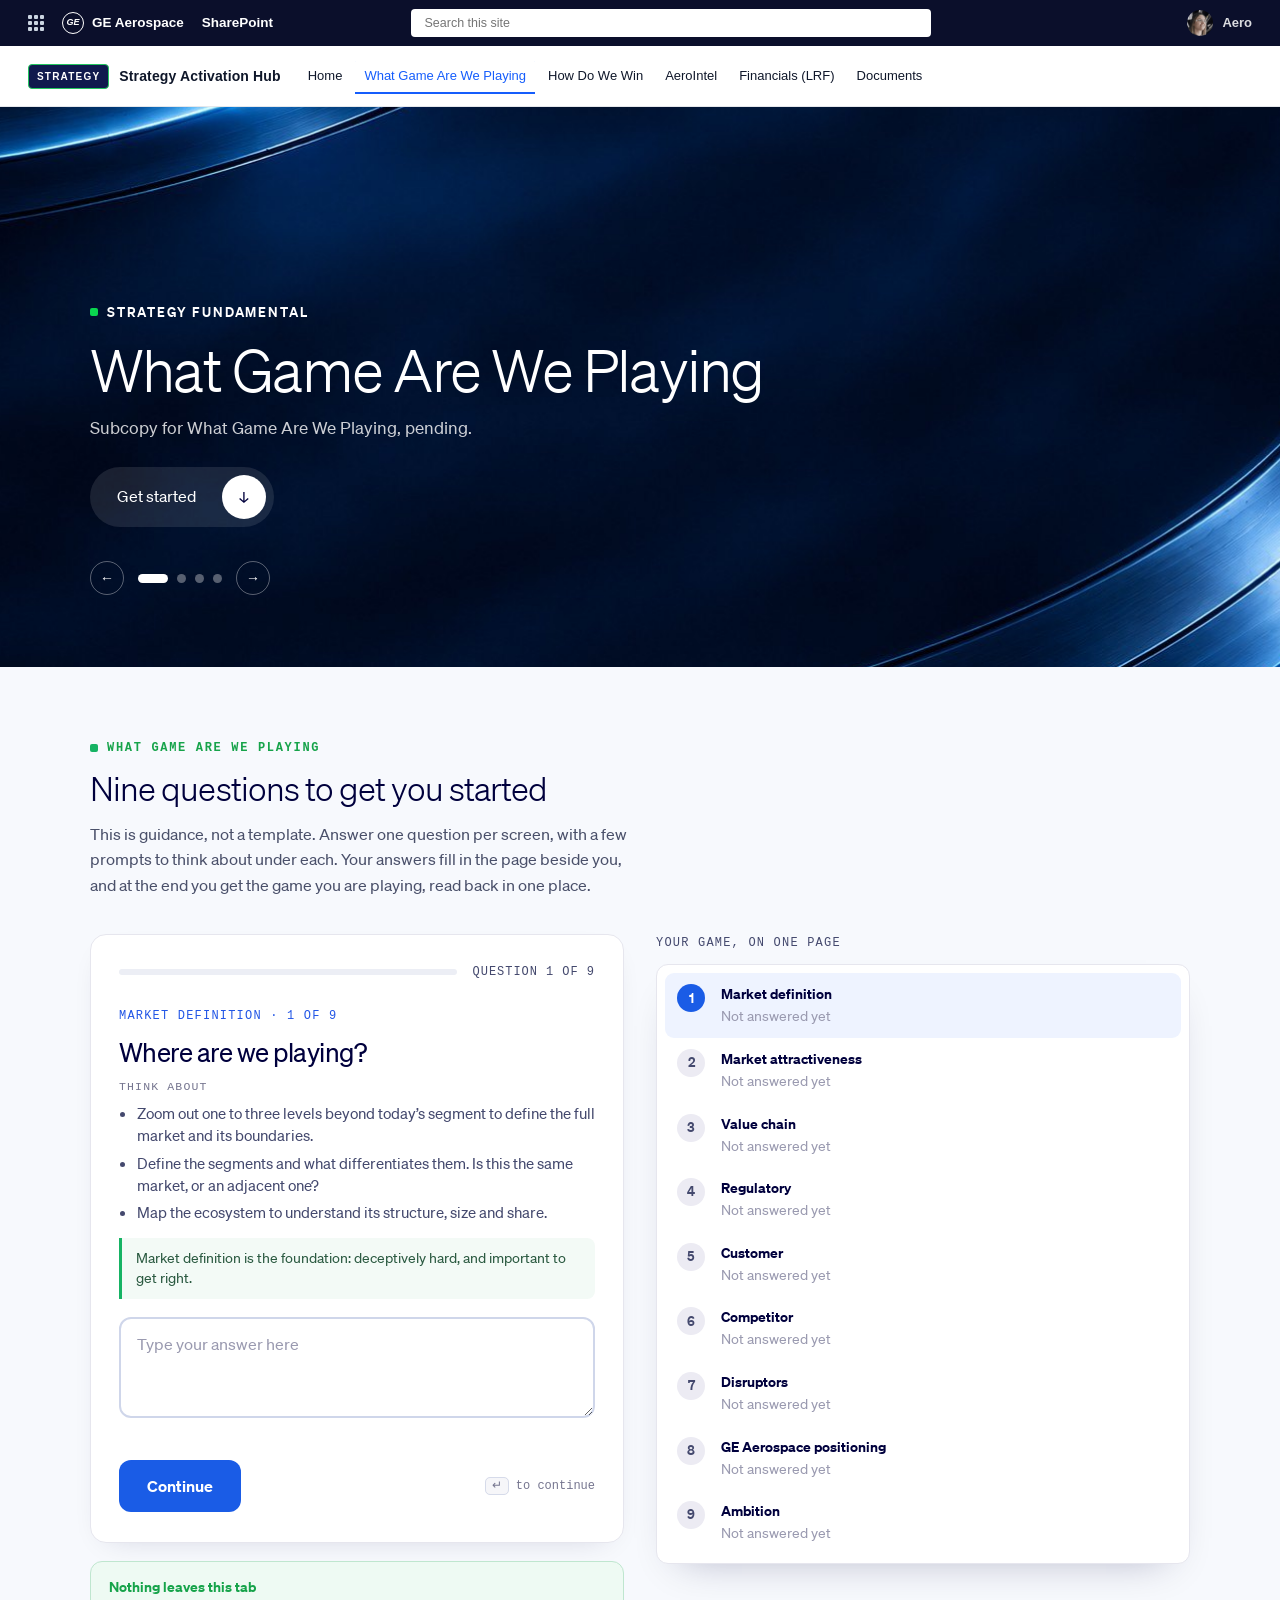
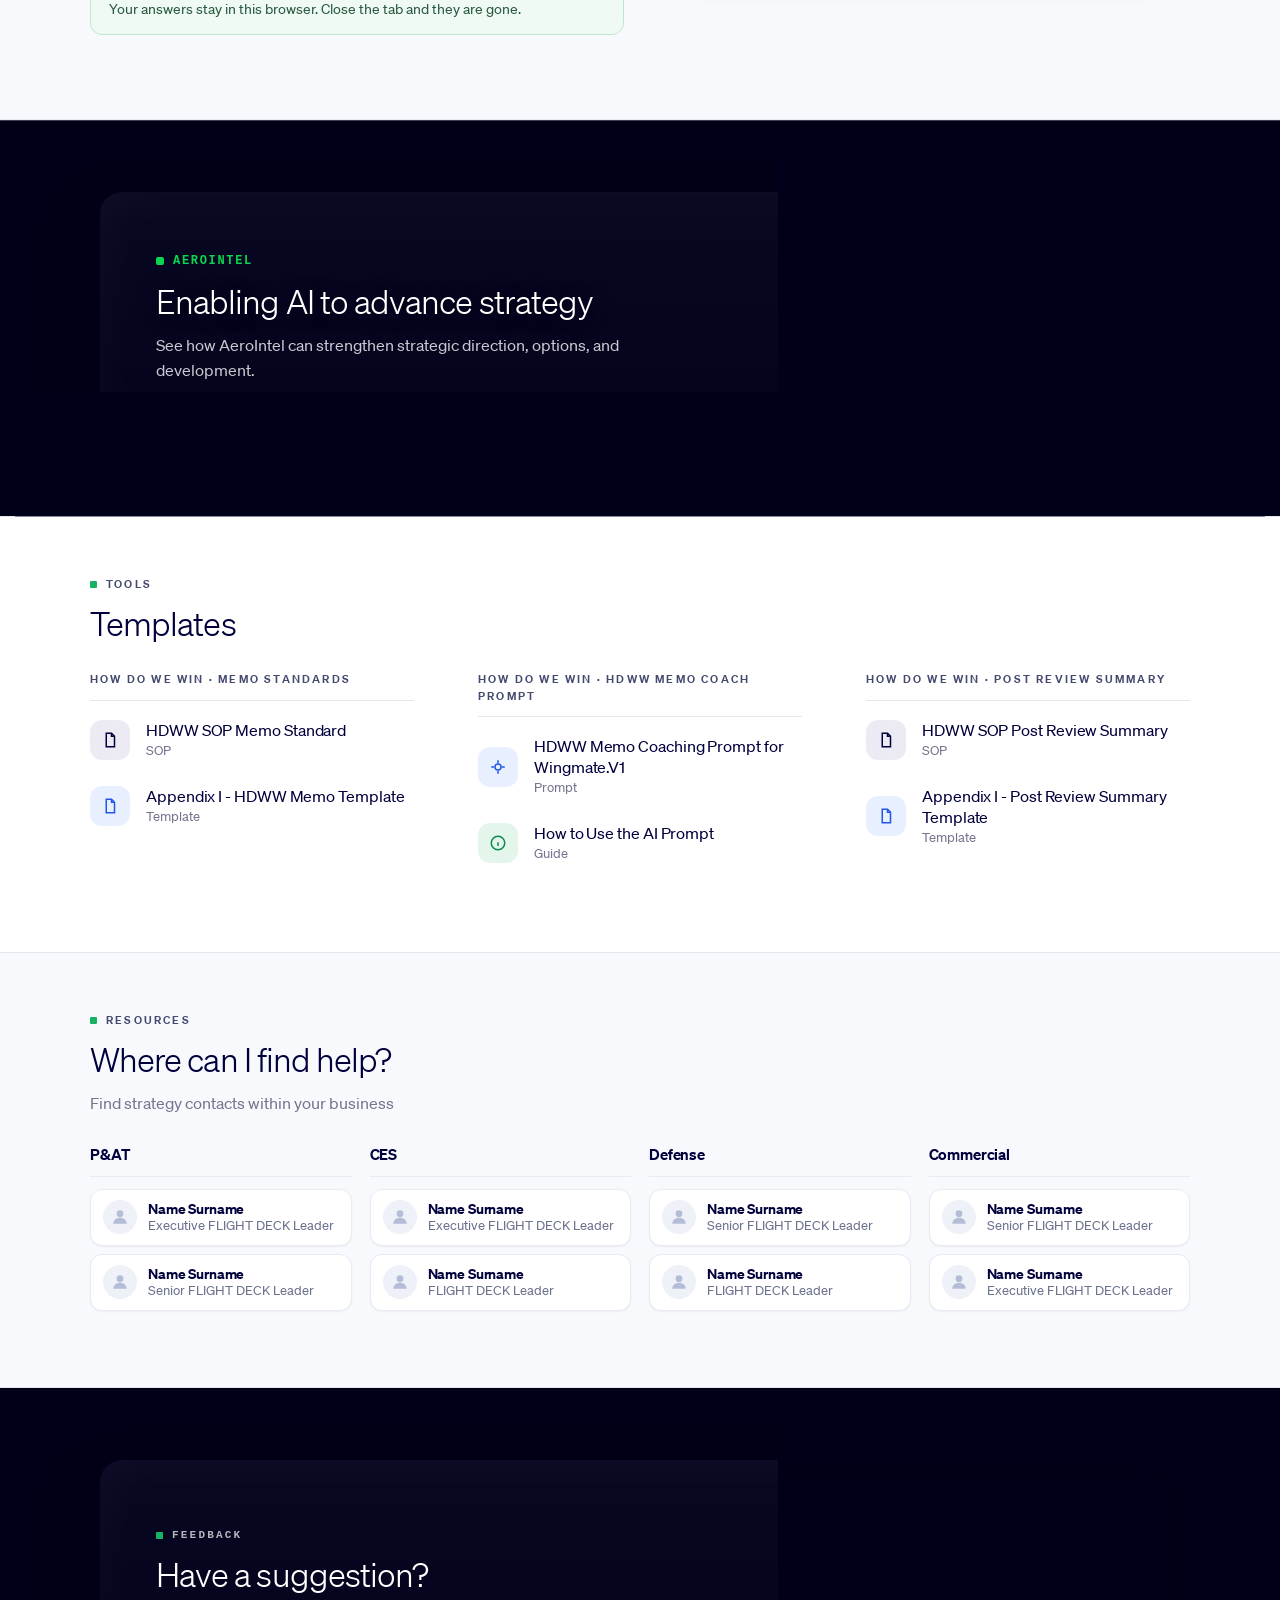
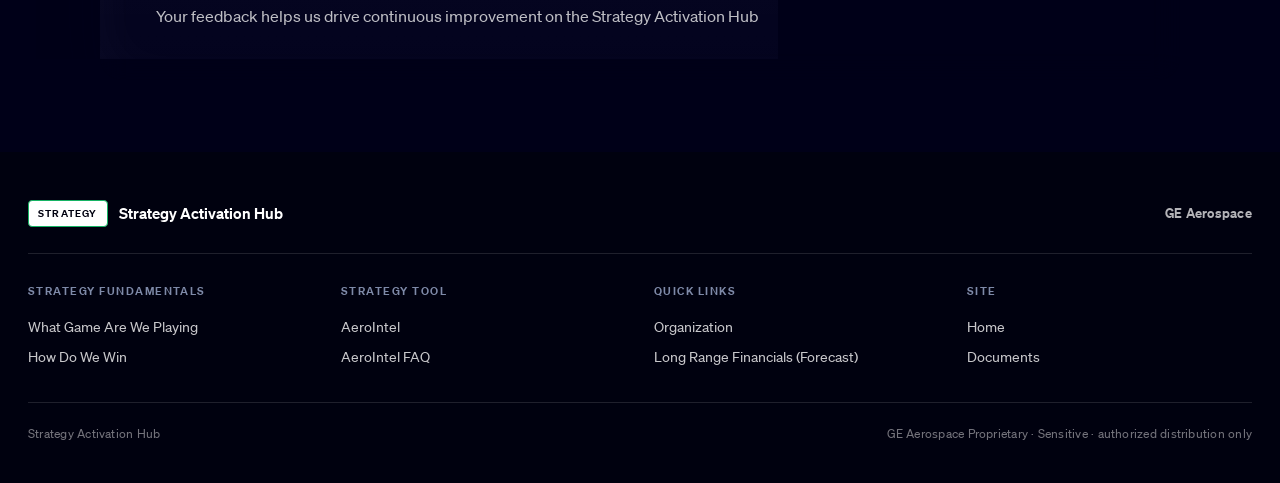
<file: strategy-hub/option-d/what-game-are-we-playing.html>
<!doctype html><html lang="en"><head><meta charset="utf-8"><meta name="viewport" content="width=device-width, initial-scale=1"><meta name="robots" content="noindex, nofollow"><link rel="stylesheet" href="/hub/hub.css"><title>What Game Are We Playing &middot; Strategy Activation Hub &middot; Option D</title><style>
/* FOOTER BASE, copied from /hub/hub.css unchanged. The kit strips hub.css on every
   page, so a page that leans on it for .fd-footer ships stacked links with no columns
   and no background. Ken saw it on the Template Library and again on the homepage,
   2 October. This block goes FIRST so a page's own footer overrides still win. */
.fd-footer{background:#00010f;color:#fff;margin-top:56px;font-family:var(--font-sans,"GE Sans",-apple-system,"Helvetica Neue",Arial,sans-serif)}
.fd-footer .fdf-in{max-width:1280px;margin:0 auto;padding:48px 28px 40px}
.fd-footer .fdf-top{display:flex;align-items:center;justify-content:space-between;gap:20px;flex-wrap:wrap;padding-bottom:26px;border-bottom:1px solid rgba(255,255,255,.12)}
.fd-footer .fdf-brand{display:flex;align-items:center;gap:11px;font-size:15px;font-weight:600;color:#fff}
.fd-footer .fdf-chip{background:#fff;color:#00010f;font-size:10px;font-weight:800;letter-spacing:.12em;padding:5px 9px;border-radius:4px;border:1px solid #16b364}
.fd-footer .fdf-cobrand{font-size:13px;font-weight:600;color:rgba(255,255,255,.7);letter-spacing:.02em}
.fd-footer .fdf-cobrand i{font-style:normal;opacity:.5;margin:0 5px}
.fd-footer .fdf-cols{display:grid;grid-template-columns:repeat(4,1fr);gap:28px;padding:30px 0}
.fd-footer .fdf-h{font-size:10.5px;font-weight:700;letter-spacing:.14em;text-transform:uppercase;color:#7e8aa8;margin-bottom:12px}
.fd-footer .fdf-col a{display:block;color:rgba(255,255,255,.78);font-size:13.5px;text-decoration:none;padding:5px 0;transition:color .14s}
.fd-footer .fdf-col a:hover{color:#fff;text-decoration:none}
.fd-footer .fdf-meta{display:flex;align-items:center;justify-content:space-between;gap:16px;flex-wrap:wrap;padding-top:22px;border-top:1px solid rgba(255,255,255,.12);font-size:11.5px;color:rgba(255,255,255,.45);letter-spacing:.02em}
@media(max-width:720px){.fd-footer .fdf-cols{grid-template-columns:1fr 1fr;gap:24px}}
@media(max-width:440px){.fd-footer .fdf-cols{grid-template-columns:1fr}}

/* Dashboard — rebuilt on the GE Aerospace design system: white default, navy type, pill + circle arrows, one green accent */
@font-face{font-family:"GE Sans";font-weight:300;font-style:normal;font-display:swap;src:url("/assets/fonts/ge-sans/sons-light.woff2") format("woff2")}
@font-face{font-family:"GE Sans";font-weight:400;font-style:normal;font-display:swap;src:url("/assets/fonts/ge-sans/sons-regular.woff2") format("woff2")}
@font-face{font-family:"GE Sans";font-weight:600;font-style:normal;font-display:swap;src:url("/assets/fonts/ge-sans/sons-semibold.woff2") format("woff2")}
#dash{--ink:#00003d;--lav:#75758f;--pill:#ecebf3;--pillh:#e2e1ec;--tint:#f6f6f9;--line:#e6e6ee;--green:#0ad64f;color:var(--ink);background:#fff;font-family:"GE Sans",var(--font-sans,-apple-system,"Helvetica Neue",Arial,sans-serif)}
#dash .wrap2{width:100%;max-width:1320px;margin:0 auto;padding:0 40px;box-sizing:border-box}
#dash h2{font-weight:400;font-size:clamp(28px,2.6vw,40px);letter-spacing:-.015em;margin:0 0 12px;color:var(--ink);line-height:1.08}
#dash .lead{font-size:16px;color:var(--lav);line-height:1.55;margin:0 0 30px;max-width:64ch;font-weight:400}
#dash section{padding:76px 0 0}
#dash a{text-decoration:none;color:inherit}
#dash a:focus-visible,#dash button:focus-visible{outline:2px solid var(--ink);outline-offset:3px;border-radius:8px}

/* Signature components — the GE pill + circle arrow */
#dash .circ{display:inline-flex;flex:none;align-items:center;justify-content:center;width:44px;height:44px;border-radius:50%;background:var(--pill);color:var(--ink);font-size:17px;transition:background .18s,color .18s}
#dash .gpill{display:inline-flex;align-items:center;gap:22px;background:var(--pill);border-radius:999px;padding:6px 6px 6px 22px;color:var(--ink);font-size:16px;line-height:1.2;white-space:nowrap;transition:background .18s}
#dash .gpill .pc{display:flex;flex:none;align-items:center;justify-content:center;width:36px;height:36px;border-radius:50%;background:var(--ink);color:#fff;font-size:15px}
#dash .gpill:hover{background:var(--pillh)}

/* Scroll-in: one calm fade/rise, only when JS is on */
#dash.js-anim .rise{opacity:0;transform:translateY(14px);transition:opacity .5s ease,transform .5s ease}
#dash.js-anim .rise.in{opacity:1;transform:none}
@media (prefers-reduced-motion:reduce){#dash.js-anim .rise{opacity:1;transform:none;transition:none}#dash *{transition-duration:.01ms!important}}

/* ── HERO — full-bleed photography, white sentence-case type low-left ── */
#dash .hero{position:relative;color:#fff;background:#0a1626 url(/assets/hero/hero-aircraft.jpg?v=2) center 40%/cover no-repeat;min-height:clamp(540px,64vh,700px);display:flex;flex-direction:column;justify-content:flex-end}
#dash .hero::before{content:"";position:absolute;inset:0;pointer-events:none;background:linear-gradient(180deg,rgba(2,6,20,.28) 0%,rgba(2,6,20,0) 34%,rgba(2,6,20,.34) 100%)}
#dash .hero .in{position:relative;max-width:1320px;margin:0 auto;width:100%;padding:44px 40px 40px;box-sizing:border-box}
#dash .hero .hrow{display:grid;grid-template-columns:1.5fr .9fr;gap:24px 64px;align-items:end}
#dash .hero h1{font-weight:400;font-size:clamp(46px,5.6vw,82px);letter-spacing:-.015em;line-height:1.04;margin:0;color:#fff}
#dash .hero .hsub{font-size:clamp(17px,1.5vw,21px);color:#fff;line-height:1.4;margin:0 0 8px;max-width:34ch;justify-self:end}
#dash .hero .hline{border:0;border-top:1px solid rgba(255,255,255,.35);margin:34px 0 0}

/* ── GUIDED PATH — on white, structured by whitespace and hairlines ── */
#dash .rail-grid{display:grid;grid-template-columns:250px 1fr;gap:24px 56px;align-items:start;border-top:1px solid var(--line);padding-top:28px}
#dash .rail{font-size:19px;color:var(--ink);font-weight:400}
#dash .rail .rsub{display:block;font-size:14px;color:var(--lav);margin-top:8px;line-height:1.5;font-weight:400;max-width:24ch}
#dash .rail .rmore{margin-top:22px;display:inline-flex}
#dash .qrow{display:grid;grid-template-columns:56px 1fr;gap:24px;align-items:start;padding:30px 0;border-bottom:1px solid var(--line)}
#dash .qrow:first-child{padding-top:4px}
#dash .qnum{font-size:15px;color:var(--lav);padding-top:10px}
#dash .qhead{font-size:clamp(24px,2.4vw,32px);font-weight:400;letter-spacing:-.01em;color:var(--ink);line-height:1.15;margin:0 0 18px}
#dash .fpills{display:flex;flex-wrap:wrap;gap:10px}
/* Framing the fundamentals: the stair step above the three questions. One narrative, left to right: a card lands,
   the line draws out of it, PDCA turns in as the line passes, the target pops when the line arrives, the next card lands.
   CSS animations so it stays smooth while the panel is settling. Replays each time Get Started opens. 8 Sep. */
#dash{--fj-out:cubic-bezier(0.23,1,0.32,1);--fj-inout:cubic-bezier(0.77,0,0.175,1)}
#dash .fj{position:relative;height:300px;margin:6px 0 30px}
#dash .fj svg{position:absolute;inset:0;width:100%;height:100%;overflow:visible}
#dash .fj .fj-mono{font-family:ui-monospace,Menlo,monospace;font-size:10px;letter-spacing:.14em;fill:#2256e6;font-weight:700}
#dash .fj .fj-path{stroke-dasharray:100;stroke-dashoffset:100}
#dash .fj .fj-pdca,#dash .fj .fj-target,#dash .fj .fj-arrow{opacity:0;transform-box:fill-box;transform-origin:center}
#dash .fj .fj-pdca{transform:rotate(-70deg) scale(.7)}
#dash .fj .fj-target{transform:scale(.4)}
#dash .fj-stage{position:absolute;display:flex;flex-direction:column;gap:5px;text-align:left;background:#fff;border:1.5px solid var(--line);border-radius:14px;padding:14px 16px 15px;font-family:inherit;cursor:pointer;width:min(31%,330px);opacity:0;transform:translateY(14px) scale(.985);transition:border-color .15s ease,box-shadow .15s ease}
#dash .fj.go .fj-path.p1{animation:fjdraw .7s var(--fj-inout) .26s forwards}
#dash .fj.go .fj-path.p2{animation:fjdraw .95s var(--fj-inout) 1.12s forwards}
#dash .fj.go .fj-pdca{animation:fjturn .46s var(--fj-out) forwards}
#dash .fj.go .fj-pdca[style*="--i:1"]{animation-delay:.5s}
#dash .fj.go .fj-pdca[style*="--i:2"]{animation-delay:1.42s}
#dash .fj.go .fj-target{animation:fjpop .38s var(--fj-out) forwards}
#dash .fj.go .fj-target[style*="--i:1"]{animation-delay:.9s}
#dash .fj.go .fj-target[style*="--i:2"]{animation-delay:2.0s}
#dash .fj.go .fj-arrow{animation:fjfadein .25s var(--fj-out) 1.95s forwards}
@keyframes fjfadein{to{opacity:1}}
#dash .fj.go .fj-stage{animation:fjland .48s var(--fj-out) forwards}
#dash .fj.go .fj-stage.s1{animation-delay:0s}
#dash .fj.go .fj-stage.s2{animation-delay:.98s}
#dash .fj.go .fj-stage.s3{animation-delay:2.06s}
@keyframes fjdraw{to{stroke-dashoffset:0}}
@keyframes fjturn{from{opacity:0;transform:rotate(-70deg) scale(.7)}to{opacity:1;transform:none}}
@keyframes fjpop{0%{opacity:0;transform:scale(.4)}70%{opacity:1;transform:scale(1.12)}100%{opacity:1;transform:scale(1)}}
@keyframes fjland{from{opacity:0;transform:translateY(14px) scale(.985)}to{opacity:1;transform:none}}
#dash .fj-stage:hover{border-color:var(--ink);box-shadow:0 14px 34px -24px rgba(0,0,61,.4)}
#dash .fj-stage.on{border-color:var(--green);box-shadow:0 0 0 3px rgba(10,214,79,.14)}
#dash .fj-stage .fj-n{font-family:ui-monospace,Menlo,monospace;font-size:10px;font-weight:700;letter-spacing:.14em;color:#2256e6}
#dash .fj-stage .fj-name{font-size:16px;font-weight:600;color:var(--ink);letter-spacing:-.01em}
#dash .fj-stage .fj-f{font-size:12.5px;color:var(--lav);line-height:1.45}
#dash .fj-stage.s1{left:0;top:172px}
#dash .fj-stage.s2{left:34.5%;top:118px}
#dash .fj-stage.s3{left:69%;top:66px}
@media(max-width:860px){#dash .fj{height:auto;display:grid;gap:10px}#dash .fj svg{display:none}#dash .fj-stage{position:static;width:auto}}
@media(prefers-reduced-motion:reduce){#dash .fj .fj-path{stroke-dashoffset:0}#dash .fj .fj-pdca,#dash .fj .fj-target,#dash .fj-stage{transform:none}#dash .fj.go .fj-path,#dash .fj.go .fj-pdca,#dash .fj.go .fj-target,#dash .fj.go .fj-arrow,#dash .fj.go .fj-stage{animation:fjfade .3s ease forwards;animation-delay:0s}@keyframes fjfade{to{opacity:1}}}
/* A plain-language line on hover or focus for each stage pill. */
#dash .fpill[data-tip]{position:relative}
/* No floating box. A hint that appears over its neighbours and vanishes when you
   look away is a worse deal than a line that lives on the page: this reserves one
   line under the options and writes the hovered stage into it, holding the chosen
   one's line when nothing is hovered. Nothing is covered and nothing moves. */
/* The diagram answers the stage question, so it opens where that question is
   asked rather than sitting as a bare row at the foot of the panel. The trigger
   is a quiet line under the stage hint; the diagram opens between the two
   questions, which is where a reader is when they wonder what a stage means. */
#dash #px-start .fjwrap{margin:6px 0 0;border-top:0;padding-top:0}
#dash #px-start .fjmore{width:auto;gap:10px;padding:8px 0;font-size:14.5px;color:var(--lav)}
#dash #px-start .fjmore .fjmore-t{font-size:14.5px;border-bottom:1px solid transparent;transition:border-color .18s cubic-bezier(.23,1,.32,1)}
#dash #px-start .fjmore .fjmore-c{margin-left:0;width:22px;height:22px;font-size:13px}
@media(hover:hover) and (pointer:fine){
  #dash #px-start .fjmore:hover{color:var(--ink)}
  #dash #px-start .fjmore:hover .fjmore-t{border-bottom-color:var(--ink)}}
#dash #px-start .fjbox{padding:14px 0 4px}
#dash #px-start .fjh{display:none}
#dash .qtip{min-height:2.6em;margin:14px 0 0;font-size:15px;line-height:1.5;color:var(--lav);
  max-width:62ch;transition:opacity .18s cubic-bezier(.23,1,.32,1)}
#dash .qtip.swap{opacity:0}
/* Empty, it reserves nothing. Holding two lines of space before anyone has
   hovered anything leaves a hole under the options. */
#dash .qtip:empty{min-height:0;margin-top:0}
@media(prefers-reduced-motion:reduce){#dash .qtip{transition:none}}
/* The PDCA turns and the targets explain themselves on hover or focus, in Sam's words
   from the 9 Oct journey mock-up. The line under the journey is the page's own .qtip;
   CSS only (:has), so nothing here depends on script the kit may drop. */
#dash .fj .fj-pdca,#dash .fj .fj-target{cursor:help;outline:none}
#dash .fj-ribbon{margin:22px 0 0;padding:14px 20px;border-radius:12px;background:linear-gradient(90deg,#eef3ff,#effaf3);border:1px solid #e1e6f2;font-size:14.5px;line-height:1.5;color:var(--lav);text-align:center}
#dash .fj-ribbon b{color:var(--ink);font-weight:600}
#dash .fj-ribbon i{font-style:normal;margin:0 8px;color:#a5adc4}
/* Sam's Getting Started panel. Three cards of real copy, so the type is set for reading: one body size,
   dark enough to read, every card the same height, and each card's action pinned to its foot so the three
   buttons line up. Labels are the Learn panel's v-label; the cards are the homepage card frame. */
#dash #fjpanel{margin-top:30px}
#dash #fjpanel .phead{margin-bottom:16px}
#dash #fjpanel .k{font-size:11px;font-weight:700;letter-spacing:.2em;text-transform:uppercase;color:#44496e;font-family:ui-monospace,Menlo,monospace;margin-bottom:14px}
#dash #fjpanel .phead .k{margin-bottom:8px}
#dash #fjpanel h2{font-size:24px;font-weight:300;letter-spacing:-.015em;color:var(--ink);margin:0;line-height:1.2}
#dash #fjpanel .side{display:grid;grid-template-columns:repeat(3,1fr);gap:18px;align-items:stretch}
#dash #fjpanel .side > div{border-radius:14px;padding:28px;display:flex;flex-direction:column;background:#fff;border:1px solid var(--line);box-shadow:0 1px 2px rgba(11,26,64,.05),0 18px 40px -26px rgba(11,26,64,.22);font-size:16px;line-height:1.55;color:#44496e}
#dash #fjpanel .side > div > span,#dash #fjpanel .next p{margin:0 0 28px}
#dash #fjpanel .next{background:var(--ink)!important;border-color:var(--ink)!important;color:#fff}
#dash #fjpanel .next .k{color:rgba(255,255,255,.7)}
#dash #fjpanel .next p{font-size:16px;line-height:1.55;color:#fff}
#dash #fjpanel .side .gpill{margin-top:auto;align-self:flex-start;white-space:normal;text-align:left;font-size:15px;line-height:1.3;gap:16px;text-decoration:none}
#dash #fjpanel .side .gpill .pc{width:32px;height:32px;font-size:13px}
@media(max-width:860px){#dash #fjpanel .side{grid-template-columns:1fr}#dash #fjpanel .side > div{padding:24px}}
#dash .fj-note{display:flex;align-items:flex-start;gap:9px;margin:12px 0 0;font-size:14px;line-height:1.5;color:var(--lav)}
#dash .fj-note svg{flex:none;margin-top:2px}
/* Each tip opens beside the icon it explains, as in Sam's journey mock-up (Anam, via Becca, 15 Oct). The
   card is Sam's .tip at GE values; the script below places it next to the hovered icon. */
#dash .fj-tips{position:absolute;inset:0;pointer-events:none;z-index:5}
#dash .fj-tips .qtip{position:absolute;left:0;top:0;width:300px;min-height:0;margin:0;background:#00003d;color:#fff;border-radius:12px;padding:16px 18px;font-size:13.5px;line-height:1.5;box-shadow:0 12px 30px rgba(11,16,51,.25);opacity:0;transform:translateY(6px);transition:opacity .18s,transform .18s}
#dash .fj-tips .qtip b{color:#fff;font-weight:600}
#dash #fjbox:has(.fj-pdca[style*="--i:1"]:is(:hover,:focus-visible)) .qtip[data-k="p1"],
#dash #fjbox:has(.fj-pdca[style*="--i:2"]:is(:hover,:focus-visible)) .qtip[data-k="p2"],
#dash #fjbox:has(.fj-target[style*="--i:1"]:is(:hover,:focus-visible)) .qtip[data-k="t1"],
#dash #fjbox:has(.fj-target[style*="--i:2"]:is(:hover,:focus-visible)) .qtip[data-k="t2"]{opacity:1;transform:none}
#dash .fj-tips .qtip.on{opacity:1;transform:none}
@media(prefers-reduced-motion:reduce){#dash .fj-tips .qtip{transition:none}}

#dash .fpill{appearance:none;font-family:inherit;line-height:1.2;padding:11px 22px;font-size:15px;font-weight:400;border-radius:999px;border:0;background:var(--pill);color:var(--ink);white-space:nowrap;cursor:pointer;transition:background .18s,color .18s}
#dash .fpill:hover{background:var(--pillh)}
#dash .fpill.on{background:var(--ink);color:#fff}

/* Recommendation — the highlighted row, split: Wingmate handoff leads (the one green action), direct destination second */
#dash .frec{display:grid;grid-template-columns:1.55fr 1fr;gap:0;align-items:stretch;background:var(--tint);margin-top:44px}
#dash .frec .fhalf{display:grid;grid-template-columns:1fr auto;gap:28px;align-items:center;padding:36px 40px}
#dash .frec .fdst{border-left:1px solid var(--line);gap:24px}
#dash .frec .fmeta{font-size:13.5px;color:var(--ink);margin-bottom:12px}
#dash .frec .fmeta .dot{display:inline-block;width:4px;height:4px;border-radius:50%;background:#c9c9d6;vertical-align:2px;margin:0 9px}
#dash .frec .fmeta .fm2{color:var(--lav)}
#dash .frec-title{font-size:clamp(28px,2.8vw,40px);font-weight:400;letter-spacing:-.015em;line-height:1.1;margin:0 0 10px;color:var(--ink)}
#dash .frec-body{font-size:16px;line-height:1.55;color:var(--lav);max-width:72ch;margin:0 0 18px}
#dash .frec-body b{color:var(--ink);font-weight:400}
/* The recommendation had three things competing to be the action: a bold line, a
   green circle and a navy circle. The label is now a button, the quoted prompt is
   set apart from the explanation, and the right half is the quieter of the two. */
#dash .frec-label{display:inline-flex;align-items:center;gap:10px;font-size:15px;font-weight:600;
  color:#fff;background:var(--ink);border-radius:100px;padding:11px 20px;line-height:1;
  transition:background .18s,transform .18s}
#dash .frec .fhalf:hover .frec-label{background:#123}
#dash .frec .fdst .frec-label{color:var(--ink);background:transparent;border:1px solid var(--line);padding:10px 19px}
#dash .frec .fdst:hover .frec-label{background:#fff;border-color:var(--ink)}
/* One affordance per half: the labelled button. The circle arrow duplicated it. */
#dash .frec .go{display:none}
#dash .frec .fhalf{grid-template-columns:1fr}
#dash .frec .fdst .go{width:44px;height:44px;background:transparent;border:1px solid var(--line);color:var(--ink);font-size:16px}
#dash .frec .fdst:hover .go{background:var(--ink);border-color:var(--ink);color:#fff}
#dash .frec .fdst{align-items:start}
#dash .frec .fdst .fmain{padding-top:2px}
#dash .frec .fwm-q{font-size:15px;line-height:1.55;color:var(--lav);margin:0 0 20px;max-width:60ch;
  padding:12px 0 12px 16px;border-left:2px solid var(--line);font-style:normal}
/* The recommendation card grew when the why and the field proof joined it, so
   both halves hang from the top: a centred arrow beside a tall card reads as
   an arrow pointing at nothing. */
#dash .frec .fhalf{align-items:start}
#dash .frec .fhalf .go{margin-top:6px}
/* The stair step used to sit above the questions, where it read as something to
   get past. Sam, 8 Sep: put a learn more under it that opens the animation. It
   is now below the recommendation, closed, and it plays when it opens. */
/* Question two and the recommendation are empty until they are earned. */
/* An answered question draws a line to the next one, and the last one draws into
   the recommendation. The page already says "this leads to that" this way: the
   stair step below runs the same pale path from one stage to the next, so the
   questions borrow its language rather than inventing a second one. */
/* Both halves end in an action, so both look like one. "Start with Wingmate" was
   set as plain body text at the foot of a long card and read as another
   paragraph. */
#dash .frec .frec-label{display:inline-flex;align-items:center;gap:10px;font-size:15.5px;font-weight:600;
  padding:12px 22px;border-radius:100px;background:var(--ink);color:#fff;border:1px solid var(--ink);
  transition:background .18s cubic-bezier(.23,1,.32,1),color .18s cubic-bezier(.23,1,.32,1)}
#dash .frec .frec-label::after{content:"\2192";font-weight:400}
#dash .frec .fdst .frec-label{background:transparent;color:var(--ink);border:1px solid var(--line)}
@media(hover:hover) and (pointer:fine){
  #dash .frec .fhalf:hover .frec-label{background:#0b1533;border-color:#0b1533;color:#fff}
  #dash .frec .fdst:hover .frec-label{background:var(--ink);border-color:var(--ink);color:#fff}}
/* The right half names the file rather than asking a question about it. */
/* The file is a title beside a title, so it is set at the same size as the
   recommendation rather than a rank below it. */
#dash .frec .fdst-name{font-size:clamp(28px,2.8vw,40px);font-weight:400;letter-spacing:-.015em;
  line-height:1.1;color:var(--ink);margin:0 0 8px}
#dash .frec .fdst-fund{font-size:14px;color:var(--lav);margin:0 0 20px}
#dash .frec .fdst .go{display:none}
/* Both ways in sit under the thumbnail, so the right half carries weight against
   a long recommendation instead of holding one label. Each one says what it is
   rather than leaving a reader to guess which is which. */
/* Before anything is answered the panel is one question in a wide grid, and the
   space under it was the height the recommendation will occupy. The rows carry
   their own rhythm instead. */
#dash #px-start .rail-grid{padding-top:22px}
#dash #px-start .qrow{padding:22px 0}
#dash #px-start .fjwrap{margin-top:22px}
/* A panel already sits inside the page column, so its inner wrap carries no side padding of its own:
   the second 40px set every panel in from the tile row above it and the bands below (Donny, 15 Oct). */
#dash .gsx .wrap2{padding-bottom:6px;padding-left:0;padding-right:0}
/* One left edge for the whole panel. The rail was a 250px column beside the
   questions, the number was a third column with a connector hanging off it, and
   the recommendation started somewhere else again. */
#dash #px-start .rail-grid{display:block;border-top:1px solid var(--line);padding-top:26px}
#dash #px-start .rail{font-size:15px;color:var(--lav);max-width:62ch;margin:0 0 26px}
#dash #px-start .rail .rsub{display:inline;font-size:15px;max-width:none;margin:0}
#dash #px-start .rail .rsub::before{content:" "}
#dash #px-start .qrow{display:block;padding:0;border-bottom:0}
/* This rule carries two ids, so it beat the hidden rule and question two was
   on the page from the start again. Hidden wins, stated at the same weight. */
#dash #px-start .qrow[hidden],#dash #px-start .frec[hidden],#dash #px-start .fnote[hidden]{display:none}
#dash #px-start .qrow + .qrow{padding-top:52px}
/* The questions are the titles, and they are the same question, so they are set
   the same. The gap under a question is tighter than the gap between one
   question and the next, so each heading reads with its own options rather
   than floating between the two sets. */
#dash #px-start .qhead{font-size:clamp(30px,3.4vw,44px);font-weight:300;letter-spacing:-.022em;
  line-height:1.08;margin:0 0 20px}
/* No box behind the answer. It sat on a grey panel inside an already grey
   section, which reads as a rendering fault rather than a container. */
#dash #px-start .frec{margin-top:52px;border-top:1px solid var(--line);padding-top:34px;
  background:transparent;border-left:0;border-right:0;border-bottom:0;border-radius:0;overflow:visible;align-items:start}
#dash #px-start .frec .fhalf{padding:0 44px 0 0;align-items:start}
#dash #px-start .frec .fdst{border-left:1px solid var(--line);padding:0 0 0 44px}
#dash #px-start .fnote{padding:0;margin-top:26px}
#dash #px-start .fjwrap{margin-top:26px}
#dash .frec .facts{display:grid;gap:10px;margin-top:20px}
#dash .frec .fact{display:grid;grid-template-columns:1fr auto;align-items:center;gap:8px 16px;
  padding:16px 18px;border:1px solid var(--line);border-radius:14px;background:#fff;text-decoration:none;
  transition:border-color .18s cubic-bezier(.23,1,.32,1),box-shadow .18s cubic-bezier(.23,1,.32,1)}
#dash .frec .fact-t{font-size:15.5px;font-weight:600;color:var(--ink);grid-column:1}
#dash .frec .fact-s{grid-column:1;font-size:13px;line-height:1.5;color:var(--lav);
  display:-webkit-box;-webkit-line-clamp:2;-webkit-box-orient:vertical;overflow:hidden}
#dash .frec .fact-a{grid-column:2;grid-row:1 / span 2;width:34px;height:34px;border-radius:50%;
  border:1px solid var(--line);display:inline-flex;align-items:center;justify-content:center;
  color:var(--ink);font-size:15px;
  transition:background .18s cubic-bezier(.23,1,.32,1),border-color .18s cubic-bezier(.23,1,.32,1),color .18s cubic-bezier(.23,1,.32,1)}
@media(hover:hover) and (pointer:fine){
  #dash .frec .fact:hover{border-color:var(--ink);box-shadow:0 10px 30px -22px rgba(11,26,64,.5)}
  #dash .frec .fact:hover .fact-a{background:var(--ink);border-color:var(--ink);color:#fff}}
#dash .frec .fact{background:#fff}
#dash .frec #gp-cta .fact-a{background:#2256e6;border-color:#2256e6;color:#fff}
#dash .frec #gp-wm .fact-a{background:var(--green);border-color:var(--green);color:#00003d}
@media(hover:hover) and (pointer:fine){
  #dash .frec #gp-cta:hover{border-color:#2256e6;box-shadow:0 10px 30px -20px rgba(34,86,230,.55)}
  #dash .frec #gp-cta:hover .fact-a{background:#1b46bd;border-color:#1b46bd;color:#fff}
  #dash .frec #gp-wm:hover{border-color:var(--green);box-shadow:0 10px 30px -20px rgba(10,214,79,.5)}
  #dash .frec #gp-wm:hover .fact-a{background:#09c247;border-color:#09c247;color:#00003d}}
/* The green circle was the old whole-card arrow. There is no whole card to press
   any more, so it is gone. */
#dash .frec .go{display:none}
#dash .qnum{position:relative}
#dash .qrow .qlink{position:absolute;left:10px;top:36px;bottom:-34px;width:2px;background:#c9d4ee;
  transform-origin:top center;transform:scaleY(0);opacity:0;border-radius:2px}
#dash .qrow.answered .qlink{animation:qdraw .52s cubic-bezier(.23,1,.32,1) .08s forwards}
#dash .qrow .qlink::after{content:"";position:absolute;left:-4px;bottom:0;width:9px;height:9px;
  border-right:2px solid #c9d4ee;border-bottom:2px solid #c9d4ee;transform:rotate(45deg)}
#dash .qrow#gp-row2 .qlink{bottom:-46px}
@keyframes qdraw{from{transform:scaleY(0);opacity:0}to{transform:scaleY(1);opacity:1}}
@media(prefers-reduced-motion:reduce){
  #dash .qrow.answered .qlink{animation:none;transform:scaleY(1);opacity:1}}
@media(max-width:860px){#dash .qrow .qlink{display:none}}
#dash .frec[hidden],#dash .fnote[hidden],#dash .qrow[hidden]{display:none}
#dash .fjwrap{margin-top:30px;border-top:1px solid var(--line);padding-top:8px}
#dash .fjmore{display:flex;align-items:center;gap:14px;width:100%;padding:16px 0;background:none;border:0;
  font:inherit;cursor:pointer;color:var(--ink);text-align:left}
#dash .fjmore-t{font-size:16px}
#dash .fjmore-c{margin-left:auto;width:30px;height:30px;border:1px solid var(--line);border-radius:50%;
  display:inline-flex;align-items:center;justify-content:center;font-size:16px;line-height:1;
  transition:transform .2s cubic-bezier(.23,1,.32,1),background .2s cubic-bezier(.23,1,.32,1),color .2s cubic-bezier(.23,1,.32,1)}
@media(hover:hover) and (pointer:fine){#dash .fjmore:hover .fjmore-c{background:var(--ink);border-color:var(--ink);color:#fff}}
#dash .fjmore[aria-expanded="true"] .fjmore-c{transform:rotate(45deg);background:var(--ink);border-color:var(--ink);color:#fff}
#dash .fjbox{padding:6px 0 18px}
#dash .fjh{font-size:clamp(20px,1.8vw,26px);font-weight:300;letter-spacing:-.02em;margin:0 0 18px;color:var(--ink)}
@media(prefers-reduced-motion:reduce){#dash .fjmore-c{transition:none}}
#dash .frec .fwhy{border-left:2px solid var(--line);padding-left:16px;margin:0 0 16px;max-width:64ch}
#dash .frec .fwhy-l{display:block;font-size:11px;letter-spacing:.16em;text-transform:uppercase;color:var(--lav);margin-bottom:5px}
#dash .frec .fwhy p{font-size:15px;line-height:1.55;color:var(--lav);margin:0}
#dash .frec .fproof{font-size:14.5px;line-height:1.55;color:var(--ink);margin:0 0 18px;max-width:64ch}
#dash .frec .fproof-l{display:block;font-size:11px;letter-spacing:.16em;text-transform:uppercase;color:var(--lav);margin-bottom:5px}
#dash .fnote{font-size:14px;line-height:1.6;color:var(--lav);margin:18px 0 0;max-width:78ch}
#dash .frec .fmain{transition:opacity .15s ease}
#dash .frec .fmain.swap{opacity:0}

/* Or just ask Wingmate — quiet white row */

/* Roles — pill + circle, each door says its destination */
#dash .rolerow{display:flex;flex-wrap:wrap;gap:12px}
#dash .rolerow .gpill .pc span{transition:transform .18s}
#dash .rolerow .gpill:hover .pc span{transform:translateX(2px)}

/* Editorial lists — left rail, hairline rows, circle-arrow affordance */
#dash .librow{display:grid;grid-template-columns:112px 1fr auto;gap:26px;align-items:center;padding:22px 0;border-bottom:1px solid var(--line)}
#dash .librow:first-child{padding-top:0}
#dash .librow .thumb{width:112px;height:68px;object-fit:cover;object-position:top;display:block;border:1px solid var(--line);background:#fff}
#dash .lmeta{display:block;font-size:13.5px;color:var(--lav);margin-bottom:6px}
#dash .lmeta .dot{display:inline-block;width:4px;height:4px;border-radius:50%;background:#c9c9d6;vertical-align:2px;margin:0 8px}
#dash .librow .tname{font-weight:400;font-size:clamp(20px,1.9vw,26px);letter-spacing:-.012em;color:var(--ink);display:block;line-height:1.15}
#dash .librow .tdesc{display:block;font-weight:400;font-size:14.5px;color:var(--lav);line-height:1.5;margin-top:5px;max-width:58ch}
#dash .librow:hover .circ{background:var(--ink);color:#fff}
/* ═══ FUNDAMENTALS RAIL ═══════════════════════════════════════════════════
   The eight Fundamentals ran as eight stacked rows, which is most of the
   scroll on this page. Anam asked on 27 Aug for a carousel so the set is
   visible without pushing everything below it off the screen. It drifts on
   its own and stops the moment anyone touches it, which is the "moving but
   not static" she described. Donny, 31 Aug. */
/* flex rather than grid: grid-auto-columns resolved to the container width and
   the rail never overflowed, so there was nothing to scroll. */
/* No scroll-snap. Mandatory snapping pulled every 1px of drift back to the
   nearest card, so the rail sat still. Snap returns once a reader takes it
   over, via the class the script adds. */
/* Snap stays off even once held: turning it on mid-scroll yanked the rail back
   to the nearest card the instant anyone hovered it. */
/* Inside a panel there is room for the whole set, so it is a grid and every
   Fundamental is visible without scrolling for the last three. Donny, 31 Aug. */
/* No lift on hover. It moved the hovered card 2px out of line with its
   neighbours, which reads as a broken row, and it fought the drift. */
/* ═══ GET STARTED, EXPANDING ══════════════════════════════════════════════
   27 Aug: nobody should answer three questions to get onto the homepage, and
   nobody should have to learn a new pattern either. The tile opens the panel
   in place, the same behaviour the Fundamental pages already use. */
#dash .gsx{display:none;border-top:1px solid var(--line);margin-top:34px;padding-top:8px}
#dash .gsx.open{display:block}
#dash .gsx h3.pxh{font-size:clamp(22px,2vw,28px);font-weight:300;letter-spacing:-.02em;margin:26px 0 4px;color:var(--ink)}
#dash .gsx .pxsub{font-size:15px;color:var(--lav);margin:0 0 22px}
/* The AI panel in the page's own language: tint panel, ink type, pill buttons,
   so it reads as one page rather than the dark band the Fundamentals carry. */
#dash .wingband{position:relative;color:var(--ink);padding:44px 34px 40px;border-radius:14px;overflow:hidden;margin-bottom:26px;background:var(--tint);border:1px solid var(--line)}
#dash .wingband .in{position:relative}
#dash .wingband .kick{display:inline-flex;align-items:center;gap:9px;font-size:11.5px;font-weight:700;letter-spacing:.2em;text-transform:uppercase;color:var(--ink);margin-bottom:18px}
#dash .wingband .kick::before{content:"";width:7px;height:7px;background:var(--green);border-radius:1px;flex-shrink:0}
#dash .wingband h3{font-size:clamp(22px,2vw,28px);font-weight:300;letter-spacing:-.02em;margin:0 0 10px;color:var(--ink);line-height:1.1}
#dash .wingband .wb-sub{font-size:15px;color:var(--lav);margin:0 0 26px;max-width:62ch;line-height:1.55}
#dash .wb-grid{display:grid;grid-template-columns:repeat(auto-fit,minmax(210px,1fr));gap:14px}
#dash .wb-card{background:#fff;border:1px solid var(--line);border-radius:14px;padding:22px 22px 20px;display:flex;flex-direction:column;transition:border-color .18s,box-shadow .18s}
#dash .wb-card:hover{border-color:var(--ink);box-shadow:0 12px 30px -22px rgba(0,0,61,.35)}
#dash .wb-card strong{display:block;font-size:16px;font-weight:400;color:var(--ink);margin-bottom:6px;letter-spacing:-.01em}
#dash .wb-card p{font-size:14px;color:var(--lav);margin:0 0 18px;line-height:1.55}
#dash .wb-card .wb-run{display:inline-flex;align-items:center;gap:14px;align-self:flex-start;margin-top:auto;padding-top:0;background:var(--pill);color:var(--ink);font-size:14px;font-weight:400;letter-spacing:0;border-radius:999px;padding:5px 5px 5px 16px;line-height:1.2;text-decoration:none;transition:background .18s}
#dash .wb-card .wb-run .pc{display:flex;flex:none;align-items:center;justify-content:center;width:30px;height:30px;border-radius:50%;background:var(--ink);color:#fff;font-size:14px}
#dash .wb-card .wb-run:hover{background:var(--pillh)}
#dash .gsx .gsx-close{float:right;margin-top:18px;border:1px solid var(--line);background:#fff;border-radius:100px;
  padding:7px 15px;font-family:inherit;font-weight:400;font-size:13px;line-height:normal;color:var(--ink);cursor:pointer}
#dash .gsx .gsx-close:hover{background:var(--ink);color:#fff;border-color:var(--ink)}
#dash .sm-action[aria-expanded="true"]{border-color:var(--ink)}
/* The SharePoint authoring bar, Create / Promote / Page details / Preview,
   is chrome the tenant adds for editors. It is not part of the design and
   it should not appear in a review. Donny, 31 Aug. */
/* ═══ TEMPLATE PREVIEW ════════════════════════════════════════════════════
   Anam, MarkUp 16: a template tile should open in a modal the way Browse
   Templates does on a Fundamental page, rather than navigating away. The modal
   carries the real template detail page, so it is the same content either way. */
#dash .tplmodal{position:fixed;inset:0;z-index:1200;display:none;align-items:center;justify-content:center;padding:3vh 3vw}
#dash .tplmodal.on{display:flex}
#dash .tplmodal .scrim{position:absolute;inset:0;background:rgba(0,0,40,.44)}
#dash .tplmodal .box{position:relative;width:min(1120px,100%);height:min(88vh,940px);background:#fff;
  border-radius:6px;overflow:hidden;box-shadow:0 40px 90px -30px rgba(0,0,60,.5);display:flex;flex-direction:column}
#dash .tplmodal .bar{display:flex;align-items:center;gap:14px;padding:12px 14px 12px 20px;border-bottom:1px solid var(--line)}
#dash .tplmodal .bar .nm{font-size:15px;color:var(--ink);flex:1;min-width:0;overflow:hidden;text-overflow:ellipsis;white-space:nowrap}
#dash .tplmodal .bar a{font-size:13px;color:var(--ink);text-decoration:none;border:1px solid var(--line);
  border-radius:100px;padding:7px 15px;white-space:nowrap}
#dash .tplmodal .bar a:hover{background:var(--ink);color:#fff;border-color:var(--ink)}
#dash .tplmodal .bar button{width:34px;height:34px;border-radius:50%;border:1px solid var(--line);background:#fff;
  color:var(--ink);font-size:17px;line-height:1;cursor:pointer;flex:none}
#dash .tplmodal .bar button:hover{background:var(--ink);color:#fff;border-color:var(--ink)}
#dash .tplmodal iframe{flex:1;width:100%;border:0;background:#fff}
.cmdbar{display:none!important}
#dash .lib-sec{margin-bottom:76px}
#dash .lib-sec h2{margin-bottom:26px}

/* Filter pills (explicit resets: hub.css has an unrelated .filters sidebar component) */
#dash .filters{display:flex;align-items:center;gap:10px;flex-wrap:wrap;margin:0 0 26px;background:none;border:0;border-radius:0;padding:0}
#dash .filters .fl{font-size:14px;color:var(--lav);margin-right:6px}
#dash .filters .pill{font-size:14px;font-weight:400;color:var(--ink);border:0;border-radius:999px;padding:9px 18px;cursor:pointer;background:var(--pill);transition:background .18s,color .18s}
#dash .filters .pill:hover{background:var(--pillh)}
#dash .filters .pill.on{background:var(--ink);color:#fff}

/* Templates — dark photo cards (photography is the only dark), pill labels on-photo */
#dash .thead{display:flex;align-items:center;justify-content:space-between;gap:20px;margin:0 0 26px;flex-wrap:wrap}
#dash .thead h2{margin:0}
#dash .cards{display:grid;grid-template-columns:repeat(auto-fill,minmax(236px,1fr));gap:28px 20px}
#dash .card{display:block}
#dash .card .cover{position:relative;height:150px;background:#0a1626;overflow:hidden}
#dash .card .cover img{position:absolute;inset:0;width:100%;height:100%;object-fit:cover}
/* A document preview reads from its top edge. Centre-cropping a page of a
   workbook shows the middle of a paragraph. */
#dash .card.tpl .cover{background:#fff}
#dash .card.tpl .cover img{object-position:top center}
/* The pill was translucent white on a dark photo. On a white document page
   it sat unreadable in the middle of a paragraph. Solid navy, top left. */
#dash .card .cover .tag{position:absolute;left:10px;top:10px;bottom:auto;z-index:2;font-size:12px;
  font-weight:600;color:#fff;background:rgba(0,0,61,.92);border-radius:999px;padding:5px 12px;
  box-shadow:0 6px 16px -8px rgba(0,0,40,.55)}
#dash .card .eyb{display:block;font-size:13.5px;color:var(--lav);margin:14px 0 4px}
#dash .card .ttl{font-size:17.5px;font-weight:400;color:var(--ink);margin:0;letter-spacing:-.01em;line-height:1.3;border-bottom:1px solid transparent;display:inline;transition:border-color .18s}
#dash .card:hover .ttl{border-bottom-color:var(--ink)}

/* Integration Points band — flat editorial split */
#dash .map-band{display:grid;grid-template-columns:1fr 1.35fr;gap:24px 64px;align-items:center;border-top:1px solid var(--line);padding-top:34px}
#dash .map-copy p{font-size:16px;color:var(--lav);line-height:1.55;margin:0 0 26px;max-width:46ch}
#dash .map-shot{display:block;border:1px solid var(--line);background:var(--tint)}
#dash .map-shot img{display:block;width:100%;height:auto}

/* Where to focus — stat on white beside hairline rows, grey circles only */
#dash .focus{display:grid;grid-template-columns:250px 1fr;gap:24px 56px;align-items:start;border-top:1px solid var(--line);padding-top:30px}
#dash .focus .num{font-size:clamp(64px,6.4vw,96px);font-weight:400;letter-spacing:-.03em;line-height:1;color:var(--ink)}
#dash .focus .num span{font-size:20px;color:var(--lav);letter-spacing:0}
#dash .focus .nlabel{font-size:17px;color:var(--ink);margin-top:10px}
#dash .focus .fl-lead{margin:8px 0 0;font-size:14px;color:var(--lav);line-height:1.5;max-width:26ch}
#dash .focus .row{display:flex;align-items:center;justify-content:space-between;gap:20px;padding:22px 0;border-bottom:1px solid var(--line)}
#dash .focus .row:first-child{padding-top:0}
#dash .focus .rt{font-size:clamp(19px,1.8vw,24px);color:var(--ink);font-weight:400;letter-spacing:-.01em;line-height:1.2}
#dash .focus .rd{font-size:14px;color:var(--lav);margin-top:4px}
#dash .focus .row:hover .circ{background:var(--ink);color:#fff}
#dash .pad-btm{padding-bottom:84px}

@media(max-width:1024px){
  #dash .map-band{gap:20px 36px}
}
@media(max-width:860px){
  #dash .wrap2{padding:0 20px}
  #dash section{padding:56px 0 0}
  #dash .hero .in{padding:36px 20px 32px}
  #dash .hero .hrow{grid-template-columns:1fr}
  #dash .hero .hsub{justify-self:start}
  #dash .qrow{grid-template-columns:1fr;gap:6px;padding:24px 0}
  #dash .qnum{padding-top:0}
  #dash .frec{grid-template-columns:1fr}
  #dash .frec .fhalf{grid-template-columns:1fr;gap:18px;padding:26px 22px}
  #dash .frec .fdst{border-left:0;border-top:1px solid var(--line)}
  #dash .frec .go{width:48px;height:48px}
  #dash .frec .fdst .go{width:44px;height:44px}
  #dash .map-band{grid-template-columns:1fr}
}
@media(max-width:560px){#dash .librow{grid-template-columns:1fr auto;gap:16px}#dash .librow .thumb{display:none}}
/* suite-bar omnibox: dual-route dropdown + demo coach-mark */
.omni-dd{position:fixed;background:#fff;color:#00003d;border:1px solid #e6e6ee;border-radius:12px;box-shadow:0 18px 55px rgba(3,8,30,.3);padding:8px;z-index:99995;display:none;max-height:min(70vh,560px);overflow:auto;font-family:"GE Sans",-apple-system,"Helvetica Neue",Arial,sans-serif;text-align:left}
.omni-dd.on{display:block}
.omni-dd .rt{display:flex;align-items:center;gap:11px;border:1px solid #e6e6ee;border-radius:9px;padding:11px 13px;text-decoration:none;color:#00003d;margin-bottom:6px}
.omni-dd .rt.sel{border-color:#2256e6;background:#eef3ff}
.omni-dd .rt .ic{width:28px;height:28px;border-radius:7px;flex:none;display:grid;place-items:center;font-size:14px;background:#eef2f7}
.omni-dd .rt .ic.w{background:linear-gradient(135deg,#2256e6,#4181ff);color:#fff}
.omni-dd .rt .tx{flex:1;min-width:0;font-size:14px;white-space:nowrap;overflow:hidden;text-overflow:ellipsis}
.omni-dd .rt .tx b{font-weight:650}.omni-dd .rt .tx .s{color:#75758f}
.omni-dd .rt .hint{margin-left:7px;font-size:10px;font-weight:700;letter-spacing:.03em;text-transform:uppercase;color:#2256e6;background:#fff;border:1px solid #d4e0ff;border-radius:20px;padding:2px 7px}
.omni-dd .rt .kb{flex:none;display:flex;gap:4px}.omni-dd .rt .kb b{font:600 10.5px/1 ui-monospace,Menlo,monospace;background:#f1f2f7;border:1px solid #e6e6ee;border-bottom-width:2px;border-radius:5px;padding:4px 6px;color:#75758f}
.omni-dd .sep{height:1px;background:#e6e6ee;margin:8px 4px}
.omni-dd .gh{font:600 10.5px/1 ui-monospace,Menlo,monospace;letter-spacing:.1em;text-transform:uppercase;color:#75758f;margin:11px 4px 6px;display:flex;gap:8px;align-items:center}.omni-dd .gh .l{height:1px;background:#e6e6ee;flex:1}
.omni-dd .rc{display:flex;gap:11px;align-items:flex-start;border:1px solid #e6e6ee;border-radius:8px;padding:10px 12px;text-decoration:none;color:#00003d;margin-bottom:5px}
.omni-dd .rc:hover,.omni-dd .rc.cur{border-color:#2256e6}
.omni-dd .rc .ci{width:30px;height:30px;border-radius:7px;flex:none;display:grid;place-items:center;font-size:14px;background:#eef3ff}
.omni-dd .rc .ti{font-weight:650;font-size:14px}.omni-dd .rc .de{font-size:12px;color:#75758f;margin-top:2px}
.omni-dd .rc .bd{font-size:9.5px;font-weight:700;letter-spacing:.05em;text-transform:uppercase;color:#2256e6;background:#eef3ff;border-radius:20px;padding:2px 7px;margin-top:5px;display:inline-block}
.omni-dd mark{background:#fde68a;color:inherit;border-radius:2px;padding:0 1px}
.omni-dd .ft{font:11px/1 ui-monospace,Menlo,monospace;color:#75758f;padding:8px 6px 3px}
.omni-dd .em{padding:13px 8px;color:#75758f;font-size:13px}
.omni-scrim{position:fixed;inset:0;background:rgba(3,8,30,.72);z-index:99990;opacity:0;pointer-events:none;transition:opacity .45s ease}
.omni-scrim.on{opacity:1;pointer-events:auto}
.omni-coach{position:fixed;z-index:99999;max-width:400px;background:#fff;color:#00003d;border-radius:12px;padding:13px 16px;box-shadow:0 20px 55px rgba(0,0,0,.4);font:14px/1.5 "GE Sans",-apple-system,Arial,sans-serif;display:none}
.omni-coach.on{display:block;animation:omniIn .4s ease both}
.omni-coach:before{content:"";position:absolute;top:-7px;right:34px;width:14px;height:14px;background:#fff;transform:rotate(45deg)}
.omni-coach b{color:#2256e6;font-weight:650}
#dq.omni-lit{position:relative;z-index:99991;box-shadow:0 0 0 3px rgba(34,86,230,.65),0 14px 40px rgba(0,0,0,.4);border-radius:6px}
@keyframes omniIn{from{opacity:0;transform:translateY(-6px)}to{opacity:1;transform:none}}
@media(prefers-reduced-motion:reduce){.omni-coach.on{animation:none}.omni-scrim{transition:none}}

/* ═══ ANNOUNCEMENT HERO ═════════════════════════════════════════════════════
   Rebuilt on geaerospace.com as the baseline: a full-width video, one line of
   type low left, everything functional below it. The first attempt was a flat
   navy band with a headline, which had none of the presence the real site has
   and none of the movement the call asked for. */
#dash .hero.anno{position:relative;min-height:clamp(560px,68vh,760px);background:#00001a;
  display:flex;flex-direction:column;justify-content:flex-end;overflow:hidden}
#dash .hero.anno::before{display:none}
#dash .herovid{position:absolute;inset:0;width:100%;height:100%;object-fit:cover;z-index:0}
#dash .heroscrim{position:absolute;inset:0;z-index:1;pointer-events:none;
  background:linear-gradient(90deg,rgba(0,0,22,.9) 0%,rgba(0,0,22,.62) 40%,rgba(0,0,22,.1) 78%,rgba(0,0,22,0) 100%),
             linear-gradient(180deg,rgba(0,0,22,.5) 0%,rgba(0,0,22,0) 30%,rgba(0,0,26,.5) 100%)}
#dash .heroin{position:relative;z-index:2;color:#fff;padding-top:96px}
/* The greeting belongs at the top of the hero. translateY(-100%) put it on top
   of the announcement tag. */
/* Never three lines in a title, Donny 26 Aug. The measure was 74ch, and ch here
   resolves against the track's own 16px font, not the 66px headline, so it came
   out at 645px. The longest headline measures 1218px on one line and needs 719
   to land in two. Set in px, from that measurement. */
#dash .annotrack{position:relative;min-height:clamp(250px,26vw,310px);max-width:830px}
#dash .annoslide{position:absolute;left:0;right:0;bottom:0;opacity:0;transform:translateY(10px);
  transition:opacity .5s ease,transform .5s ease;pointer-events:none}
#dash .annoslide.on{opacity:1;transform:none;pointer-events:auto}
#dash .annotag{display:inline-flex;align-items:center;gap:9px;font-size:13px;letter-spacing:.14em;
  text-transform:uppercase;color:#fff;margin-bottom:18px;font-weight:600}
#dash .annotag::before{content:"";width:8px;height:8px;border-radius:2px;background:var(--green)}
#dash .annoslide h1{font-weight:400;font-size:clamp(38px,4.6vw,68px);line-height:1.02;
  letter-spacing:-.028em;color:#fff;margin:0 0 16px}
#dash .annoslide .hsub{font-size:clamp(16px,1.35vw,20px);line-height:1.5;color:rgba(255,255,255,.8);
  max-width:56ch;margin:0}
#dash .gpill.light{margin-top:26px;background:#fff;color:var(--ink)}
#dash .gpill.light:hover{background:#e9e9f2}
#dash .gpill.light .pc{background:var(--ink);color:#fff}
#dash .annonav{display:flex;gap:9px;margin-top:34px}
#dash .annonav{align-items:center}
/* MarkUp 17: the dots said which slide you were on but gave no way to step.
   Arrows sit beside them rather than over the film, where they would cover it. */
#dash .annonav .annoarr{width:34px;height:34px;padding:0;border-radius:100px;border:1px solid rgba(255,255,255,.35);
  background:transparent;color:#fff;font-size:14px;line-height:1;cursor:pointer;display:inline-flex;
  align-items:center;justify-content:center;transition:background .15s cubic-bezier(.23,1,.32,1),border-color .15s cubic-bezier(.23,1,.32,1)}
#dash .annonav .annoarr:first-child{margin-right:5px}
#dash .annonav .annoarr:last-child{margin-left:5px}
@media(hover:hover) and (pointer:fine){#dash .annonav .annoarr:hover{background:#fff;border-color:#fff;color:#00003d}}
#dash .annonav button{width:9px;height:9px;padding:0;border-radius:100px;border:0;cursor:pointer;
  background:rgba(255,255,255,.34);transition:background .2s,width .2s}
#dash .annonav button.on{background:#fff;width:30px}
#dash .annonav button:hover{background:rgba(255,255,255,.6)}

/* ═══ QUICK START ═══════════════════════════════════════════════════════════
   The Fundamental page band at homepage scale. Same rules as
   #sw-b .smod-default, plus the GE circle arrow so it belongs to this page. */
#dash .qsband{background:radial-gradient(120% 150% at 88% -30%,rgba(65,129,255,.14),transparent 58%),#f4f7fd;
  padding:clamp(56px,6vw,86px) 0;margin-top:0}
#dash .qshead{display:grid;grid-template-columns:1.1fr .9fr;gap:20px 64px;align-items:end;margin-bottom:34px}
#dash .qshead .lead{margin:0 0 6px}
@media(max-width:980px){#dash .qshead{grid-template-columns:1fr}}
#dash .qseyebrow{display:flex;align-items:center;gap:9px;font-size:13px;letter-spacing:.14em;
  text-transform:uppercase;color:#3d3d63;font-weight:600;margin-bottom:14px}
#dash .qseyebrow::before{content:"";width:8px;height:8px;border-radius:2px;background:var(--green)}
#dash .sm-actions{display:grid;grid-template-columns:repeat(4,minmax(0,1fr));gap:18px}
/* The deck embeds this at about 1050px, which fell under the old 1100px
   breakpoint and stacked four tiles into two big blocks. Donny, 27 Aug. */
@media(max-width:820px){#dash .sm-actions{grid-template-columns:repeat(2,minmax(0,1fr))}}
@media(max-width:620px){#dash .sm-actions{grid-template-columns:minmax(0,1fr)}#dash .sm-actions>.gsx,#dash .sm-actions>.sect-x{min-width:0;max-width:100%;box-sizing:border-box}#dash .sm-actions>.gsx.open{margin-top:8px;padding-bottom:40px}}
/* Stacked, not a row. Icon, body and arrow side by side squeezed the copy into
   three ragged lines in a 260px column. */
#dash .sm-action{display:flex;flex-direction:column;background:#fff;border:1px solid var(--line);
  border-radius:18px;padding:26px;min-height:0;overflow:hidden;
  box-shadow:0 1px 2px rgba(11,26,64,.05),0 22px 46px -30px rgba(11,26,64,.28);
  transition:border-color .2s,box-shadow .2s,transform .2s}
#dash .sm-action:hover{border-color:#4181ff;transform:translateY(-3px);
  box-shadow:0 16px 38px -14px rgba(34,86,230,.26)}
/* Photography, not an icon in a rounded square. geaerospace.com is
   image-forward on every card and it is the thing that makes their grid feel
   like theirs. */
#dash .sm-action .sa-shot{position:relative;margin:-26px -26px 18px;border-radius:.25rem .25rem 0 0;
  overflow:hidden;aspect-ratio:16/11;background:#0a1626;flex:none}
#dash .sm-action .sa-shot img{width:100%;height:100%;object-fit:cover;display:block;
  transition:transform .5s ease}
#dash .sm-action:hover .sa-shot img{transform:scale(1.04)}
#dash .sm-action .sa-shot::after{content:"";position:absolute;inset:0;
  background:linear-gradient(180deg,rgba(0,0,26,0) 55%,rgba(0,0,26,.22) 100%)}
#dash .sm-action .sa-body{flex:1}
#dash .sm-action strong{display:block;font-size:19px;font-weight:600;color:var(--ink);
  margin-bottom:8px;letter-spacing:-.014em;line-height:1.2}
#dash .sm-action p{font-size:15px;color:var(--lav);margin:0;line-height:1.45}
#dash .sm-action .circ{width:40px;height:40px;font-size:16px;align-self:flex-end;margin-top:18px}
#dash .sm-action:hover .circ{background:var(--ink);color:#fff}

/* The template thumbnail is the document mock the library already uses, not a
   photograph and not a page of a workbook. Same .sheet component as
   sw-templates.html, tinted per fundamental so ten sheets still read as ten
   different things. Donny, 26 Aug. */
#dash .card.tpl .cover{background:linear-gradient(180deg,#f7f9fd 0%,#eef2fa 100%);height:186px}
#dash .card.tpl .sheet{position:absolute;left:50%;top:20px;transform:translateX(-50%);
  width:132px;height:166px;background:#fff;border:1px solid #e2e8f4;border-radius:5px;
  box-shadow:0 12px 26px -12px rgba(11,26,64,.4);padding:13px 13px 0;
  transition:transform .35s ease,box-shadow .35s ease}
#dash .card.tpl:hover .sheet{transform:translateX(-50%) translateY(-5px);
  box-shadow:0 20px 38px -14px rgba(11,26,64,.45)}
#dash .card.tpl .sheet .sbar{display:block;height:9px;border-radius:2px;width:62%;
  margin-bottom:11px;background:var(--tt,#2256e6)}
#dash .card.tpl .sheet .sl{display:block;height:5px;background:#eaf0f9;border-radius:2px;margin-bottom:7px}
#dash .card.tpl .sheet .sl.s2{width:82%}
#dash .card.tpl .sheet .sl.s3{width:91%}
#dash .card.tpl .sheet .grid{margin-top:11px;display:grid;grid-template-columns:repeat(3,1fr);gap:4px}
#dash .card.tpl .sheet .grid i{height:13px;background:#f0f4fb;border:1px solid #e7edf7;border-radius:1px;display:block}

/* The maturity score came out. GE said on 26 August they have no capability to
   keep that data current, which is why concept 03 was dropped too. This is the
   Where do I find help band the Fundamental pages already carry, with Ken's
   wording from 25 August used verbatim. */
#dash .helpband{background:#f6f8fd;border-top:1px solid #eef1f8;padding:clamp(52px,5.5vw,76px) 0 clamp(58px,6vw,84px)}
#dash .help-people{display:grid;grid-template-columns:repeat(auto-fit,minmax(280px,1fr));gap:18px 34px;margin-top:32px}
#dash .help-people .person{display:flex;align-items:center;gap:14px}
#dash .help-people .avatar{width:44px;height:44px;border-radius:50%;background:#e7ecf7;display:flex;
  align-items:center;justify-content:center;flex:none}
#dash .help-people .avatar svg{width:24px;height:24px;fill:none;stroke:#75758f;stroke-width:1.6;
  stroke-linecap:round;stroke-linejoin:round}
#dash .help-people .pmeta{display:flex;flex-direction:column;min-width:0}
#dash .help-people .pmeta b{font-size:16px;font-weight:600;color:var(--ink);letter-spacing:-.01em}
#dash .help-people .pmeta span{font-size:14px;color:var(--lav);line-height:1.4}

/* Every #dash section is padded 76px top and 0 bottom, which is invisible while
   the grounds match. The help band is tinted, so its edge cut 14px into the last
   row of template titles. Measured, not eyeballed. */
#dash .tplsec{padding-bottom:76px}
/* A two line role made the first row taller than the second and the 18px row
   gap closed up under it. */
#dash .help-people{row-gap:28px;align-items:start}

/* Wonky wraps. balance evens the lines of a headline instead of leaving one
   word stranded, pretty stops a single-word last line in body copy, and the
   phrases that are one name carry non-breaking spaces so they never split.
   Donny, 26 Aug. */
#dash h1,#dash h2,#dash .annoslide h1,#dash .sm-action strong,#dash .ttl{text-wrap:balance}
#dash .hsub,#dash .lead,#dash .sm-action p,#dash .help-sub{text-wrap:pretty}

/* ═══ GE AEROSPACE TOKENS ═══════════════════════════════════════════════════
   Read out of geaerospace.com's own stylesheet, not guessed at.
   --ge-atmosphere-blue #00003d · --ge-avionics-green #0ad64f
   --ge-sky-blue #4181ff · --ge-dark-sky-blue #3467cc · --ge-tungsten #eaeaea
   --ge-dark-indigo #0d1623 · --ge-dark-blue-grey #1e2f46 · --ge-grey #808080
   Their display type is gesons-light at weight 300, line-height 1, tracking
   about -0.03em. Ours was regular 400, which is the single biggest reason the
   page did not feel like theirs. Their pills are 6.25rem, their cards are
   0.25rem, and their full-width video scrim is only rgba(0,0,0,.2). */
#dash{--sky:#4181ff;--sky-dk:#3467cc;--tungsten:#eaeaea;--indigo:#0d1623;--bluegrey:#1e2f46;
  --ease:cubic-bezier(.39,.575,.565,1)}

/* Display type: light, tight, and set on a 1.0 leading like theirs. */
#dash .annoslide h1{font-weight:300;line-height:1;letter-spacing:-.03em}
/* The old two-column hero set .hsub to justify-self:end. Safari ignores that on a block, but
   current Chrome honors it, so on GE's machines the subhead sat indented under the headline. */
#dash .annoslide .hsub{justify-self:start}
#dash h2{font-weight:300;letter-spacing:-.028em;line-height:1.04}
#dash .qshead h2,#dash .thead h2{font-weight:300}

/* Their scrim is a fifth of black, not the heavy double gradient I had. The
   readability comes from a soft wash on the left, not from darkening the film. */
#dash .heroscrim{background:
  linear-gradient(90deg,rgba(0,0,61,.82) 0%,rgba(0,0,61,.5) 42%,rgba(0,0,61,.06) 76%,transparent 100%),
  rgba(0,0,0,.2)}
/* Anam, 21 Oct: a banner slide carries its own picture and words, so the scrim is a lighter
   wash on the left. The banner slides come from the tenant list; the rule rides along here
   so the next build does not paste over her edit. */
#dash .hero.anno:has(.fd-hero-banner.on) .heroscrim{background:linear-gradient(90deg,rgba(0,0,61,.5) 0%,rgba(0,0,61,.2) 32%,transparent 58%)}
/* Anam, 22 Oct (v8.0): her second rule, a wash from the bottom. It comes later, so it wins. */
#dash .hero.anno:has(.fd-hero-banner.on) .heroscrim{background:linear-gradient(0deg,rgba(0,0,61,.35) 0%,transparent 30%)}

/* Buttons, from --ge-button-primary-* and --ge-button-cir-*. On dark: a tenth
   of white, transparent border, white circle icon, and it goes solid white on
   hover. Pills are 6.25rem. */
#dash .hero.anno .gpill.light{background:rgba(255,255,255,.1);border:1px solid transparent;
  color:#fff;border-radius:6.25rem;padding:7px 7px 7px 26px;gap:26px;
  transition:background-color .3s var(--ease),color .3s var(--ease)}
#dash .hero.anno .gpill.light:hover{background:#fff;color:var(--ink)}
#dash .hero.anno .gpill.light .pc{background:#fff;color:var(--ink);width:44px;height:44px;
  transition:background-color .3s var(--ease)}
#dash .hero.anno .gpill.light:hover .pc{background:var(--ink);color:#fff}
#dash .hero.anno .gpill.light:focus-visible{border-color:var(--sky)}

/* Surfaces: tungsten, their neutral, rather than a blue tinted one of mine. */
#dash .qsband{background:var(--tungsten)}
#dash .helpband{background:var(--tungsten);border-top:0}
#dash .card.tpl .cover{background:#f4f4f4}

/* Corners: 0.25rem on cards, 50% on circles, 6.25rem on pills. Mine were 14 to
   18px, which is a different brand's language. */
#dash .sm-action,#dash .card,#dash .frame{border-radius:.25rem}
#dash .sm-action .sa-shot{border-radius:.25rem .25rem 0 0}
#dash .sm-action .sa-ic{border-radius:.25rem}
#dash .card.tpl .sheet{border-radius:.25rem}
#dash .gpill{border-radius:6.25rem}

/* Motion: their curve, their duration. */
#dash .sm-action{transition:border-color .3s var(--ease),box-shadow .3s var(--ease),transform .3s var(--ease)}
#dash .sm-action:hover{border-color:var(--sky)}
#dash .sm-action .sa-shot img{transition:transform .6s var(--ease)}
#dash .card.tpl .sheet{transition:transform .3s var(--ease),box-shadow .3s var(--ease)}

/* Focus, links and the eyebrow tick all use sky blue and avionics green. */
#dash a:focus-visible,#dash button:focus-visible{outline:2px solid var(--sky);outline-offset:3px}
#dash .qseyebrow::before,#dash .annotag::before{background:var(--green)}

/* Embedded in the deck, the SharePoint authoring bar and the left rail are not
   part of the page being reviewed. Donny, 27 Aug. */
body.embed .cmdbar,body.embed .sprail{display:none!important}

/* A library list of fifteen rows buries everything under it. Four, then a
   button. Donny, 27 Aug. */
#dash .ed-list.clamped .librow:nth-child(n+5){display:none}
#dash .seemore{display:inline-flex;align-items:center;gap:18px;margin-top:22px;
  background:var(--pill);border:0;border-radius:999px;padding:6px 6px 6px 22px;color:var(--ink);
  font-family:inherit;font-size:16px;line-height:1.2;cursor:pointer;transition:background .18s}
#dash .seemore:hover{background:var(--pillh)}
#dash .seemore .pc{display:flex;align-items:center;justify-content:center;width:36px;height:36px;
  border-radius:50%;background:var(--ink);color:#fff;font-size:15px;flex:none}

/* The maturity score module is not something GE can keep current, so it is not
   on any option. Help and feedback in its place, the same two bands every
   Fundamental page already carries. Donny, 27 Aug. */
#dash .helpband{background:#f6f8fd;border-top:1px solid #eef1f8;padding:clamp(52px,5.5vw,76px) 0 clamp(58px,6vw,84px)}
#dash .help-people{display:grid;grid-template-columns:repeat(auto-fit,minmax(280px,1fr));gap:28px 34px;margin-top:32px;align-items:start}
#dash .help-people .person{display:flex;align-items:center;gap:14px}
#dash .help-people .avatar{width:44px;height:44px;border-radius:50%;background:#e7ecf7;display:flex;align-items:center;justify-content:center;flex:none}
#dash .help-people .avatar svg{width:24px;height:24px;fill:none;stroke:#75758f;stroke-width:1.6;stroke-linecap:round;stroke-linejoin:round}
#dash .help-people .pmeta{display:flex;flex-direction:column;min-width:0}
#dash .help-people .pmeta b{font-size:16px;font-weight:600;color:var(--ink);letter-spacing:-.01em}
#dash .help-people .pmeta span{font-size:14px;color:var(--lav);line-height:1.4}
.fb-band{background:#fff;border-top:1px solid #eef1f8}
.fb-band .in{max-width:1320px;margin:0 auto;padding:clamp(48px,5vw,68px) 40px;display:grid;
  grid-template-columns:1fr auto;gap:24px 40px;align-items:center}
.fb-band .eyebrow{display:flex;align-items:center;gap:9px;font-family:var(--font-mono,ui-monospace,monospace);
  font-size:12px;letter-spacing:.14em;text-transform:uppercase;color:#3d3d63;font-weight:600;margin-bottom:12px}
.fb-band .eyebrow::before{content:"";width:8px;height:8px;border-radius:2px;background:#0ad64f}
.fb-band h2{margin:0 0 8px}
.fb-band p{margin:0;color:#75758f;font-size:16px}
.fb-band a.fb-cta{display:inline-flex;align-items:center;gap:8px;background:#2256e6;color:#fff;
  text-decoration:none;font-size:14px;font-weight:600;border-radius:100px;padding:13px 26px;white-space:nowrap;
  box-shadow:0 12px 28px -14px rgba(34,86,230,.55);transition:background .16s}
.fb-band a.fb-cta:hover{background:#1b47c4}
@media(max-width:820px){.fb-band .in{grid-template-columns:1fr}.fb-band a.fb-cta{justify-self:start}}

/* Same vertical rhythm as the templates band. These two shipped with almost no
   padding, which put the Behaviors heading hard against the Quick start band and
   left a void before the templates heading. */
#dash .filters+.filters{margin-top:-14px}
#dash .rsub{text-wrap:pretty}
/* No keyline box around the map: the embedded page already sits on white, so the
   border drew a rectangle with dead space inside it. The frame is invisible and
   sized to the diagram. */
#dash .mapframe{border:0;background:transparent;overflow:hidden}
#dash .mapframe iframe{display:block;width:100%;height:660px;border:0;background:transparent}
@media(max-width:900px){#dash .mapframe iframe{height:980px}}

/* Behaviors: three cards, to the layout Donny supplied. Headline, eyebrow and the
   Behavior N of 3 label are his words; the descriptions come from behaviors.html. */
#dash .beh-head{margin:0 0 34px}
#dash .beh-eyebrow{font-size:12px;font-weight:600;letter-spacing:.16em;text-transform:uppercase;color:var(--lav);margin-bottom:14px}
/* The headline breaks after 'all eight', not before it: line one runs long and
   line two carries the single word, as supplied. */
#dash .beh-head h2{font-size:clamp(30px,3vw,44px);font-weight:400;letter-spacing:-.02em;line-height:1.14;margin:0;color:var(--ink);max-width:34ch;text-wrap:pretty}
#dash .beh-grid{display:grid;grid-template-columns:repeat(3,minmax(0,1fr));gap:30px;align-items:stretch}
#dash .beh-card{display:flex;flex-direction:column;background:#fff;border-radius:14px;overflow:hidden;text-decoration:none;
  box-shadow:0 1px 2px rgba(11,26,64,.05),0 18px 40px -26px rgba(11,26,64,.22);
  transition:box-shadow .3s var(--ease),transform .3s var(--ease)}
#dash .beh-card:hover{box-shadow:0 10px 30px -10px rgba(34,86,230,.24)}
#dash .beh-shot{aspect-ratio:4/3;background:#0a1330;overflow:hidden}
#dash .beh-shot img{width:100%;height:100%;object-fit:cover;display:block;transition:transform .6s var(--ease)}
#dash .beh-card:hover .beh-shot img{transform:scale(1.04)}
#dash .beh-body{display:flex;flex-direction:column;flex:1;padding:26px 28px 28px}
#dash .beh-meta{display:flex;align-items:center;gap:9px;font-size:11.5px;font-weight:600;letter-spacing:.14em;
  text-transform:uppercase;color:var(--lav);margin-bottom:16px}
#dash .beh-meta .bd{width:8px;height:8px;border-radius:50%;flex:none}
#dash .beh-meta .b1{background:#7c5cff}
#dash .beh-meta .b2{background:#2256e6}
#dash .beh-meta .b3{background:#16b364}
#dash .beh-card h3{font-size:24px;font-weight:400;letter-spacing:-.015em;color:var(--ink);margin:0 0 12px;line-height:1.2}
#dash .beh-card p{font-size:15px;line-height:1.6;color:var(--lav);margin:0 0 20px;text-wrap:pretty}
#dash .beh-go{margin-top:auto;font-size:14.5px;font-weight:400;color:#2256e6;display:inline-flex;align-items:center;gap:8px}
#dash .beh-card:hover .beh-go{text-decoration:underline}
@media(max-width:980px){#dash .beh-grid{grid-template-columns:1fr 1fr;gap:22px}}
@media(max-width:640px){#dash .beh-grid{grid-template-columns:1fr}}

/* Browse Templates band and Common questions, lifted from the fundamental pages. */

    #dash .t5-head{display:flex;align-items:flex-start;justify-content:space-between;gap:24px;flex-wrap:wrap;margin-bottom:30px}
    /* The library link renders as the page's pill, aligned with the heading. Its
       #sw-b .act rule did not travel with the lifted block, so it was a bare link. */
    #dash .t5-head .act{align-self:flex-start;flex:none;font-size:14px;font-weight:600;color:var(--ink);text-decoration:none;
      background:var(--pill);border-radius:100px;padding:12px 22px;white-space:nowrap;transition:background .18s}
    #dash .t5-head .act:hover{background:var(--pillh)}
    #dash .t5-head p{font-size:15px;color:#4A506A;margin:6px 0 0;line-height:1.6;max-width:60ch}
    #dash .t5-grid{display:grid;grid-template-columns:repeat(4,minmax(0,1fr));gap:22px;margin-top:34px}
    @media(max-width:1240px){#dash .t5-grid{grid-template-columns:repeat(3,minmax(0,1fr))}}
    #dash .t5-card{background:#fff;border:1px solid #e7ebf4;border-radius:14px;overflow:hidden;display:flex;flex-direction:column;transition:border-color .2s,box-shadow .2s,transform .2s}
    #dash .t5-card:hover{border-color:#4181ff;box-shadow:0 14px 30px -14px rgba(34,86,230,.22);transform:translateY(-2px)}
    #dash .t5-thumb{position:relative;background:#eef1f8;padding:16px 20px 0;height:132px;overflow:hidden;cursor:pointer}
    #dash .t5-thumb img{position:absolute;inset:16px 20px 0;width:calc(100% - 40px);height:auto;border-radius:4px 4px 0 0;box-shadow:0 2px 10px rgba(11,26,64,.18)}
    #dash .t5-page{position:relative;height:100%;background:#fff;border-radius:4px 4px 0 0;box-shadow:0 2px 10px rgba(11,26,64,.14);padding:12px 12px 0;overflow:hidden}
    #dash .t5-page::before{content:"";position:absolute;inset:34px 12px auto;height:5px;background:#dfe5f1;border-radius:2px;box-shadow:0 12px 0 #e9edf6,0 24px 0 #e9edf6,0 36px 0 #e9edf6,0 48px 0 #e9edf6,0 60px 0 #e9edf6}
    #dash .t5-page b{display:block;font-size:8.5px;font-weight:700;letter-spacing:.04em;text-transform:uppercase;color:#8891ab;border-bottom:1.5px solid #2256e6;padding-bottom:5px;white-space:nowrap;overflow:hidden;text-overflow:ellipsis}
    #dash .t5-meta{padding:13px 16px 14px;display:flex;flex-direction:column;flex:1}
    #dash .t5-name{font-size:13px;font-weight:600;color:#00003d;line-height:1.35;margin:0 0 12px}
    #dash .t5-acts{margin-top:auto;padding-top:14px;display:flex;gap:10px;flex-wrap:wrap}
    #dash .t5-acts a,#dash .t5-acts button{flex:1 1 0;min-width:0;display:inline-flex;align-items:center;justify-content:center;gap:5px;white-space:nowrap;font:inherit;font-size:11px;font-weight:600;text-decoration:none;border-radius:100px;padding:7px 9px;cursor:pointer}
    #dash .t5-acts .pv{color:#2256e6;background:#eef3fd;border:1px solid #dde6fb}
    #dash .t5-acts .pv:hover{background:#e2ecfd}
    #dash .t5-acts .dl{color:#fff;background:#2256e6;border:1px solid #2256e6}
    #dash .t5-acts .dl:hover{background:#1c47c2}
    /* subtle preview CTA over the card image — hidden until hover, exactly like the guide cards' cover affordance */
    #dash .t5-thumb{outline:none}
    #dash .t5-thumb::after{content:"";position:absolute;inset:0;z-index:1;background:linear-gradient(180deg,rgba(10,19,48,0),rgba(10,19,48,.14));opacity:0;transition:opacity .18s;pointer-events:none}
    #dash .t5-thumb:hover::after,#dash .t5-thumb:focus-visible::after{opacity:1}
    #dash .t5-peek{position:absolute;z-index:2;left:50%;bottom:14px;transform:translateX(-50%) translateY(6px);display:inline-flex;align-items:center;gap:5px;font-size:11px;font-weight:700;letter-spacing:.02em;color:#fff;background:rgba(10,19,48,.82);border-radius:100px;padding:5px 12px;box-shadow:0 4px 12px rgba(11,26,64,.28);opacity:0;transition:opacity .18s,transform .18s;pointer-events:none;white-space:nowrap}
    #dash .t5-thumb:hover .t5-peek,#dash .t5-thumb:focus-visible .t5-peek{opacity:1;transform:translateX(-50%) translateY(0)}
    /* representative per-template document mocks — same markup drives the card thumb and the modal preview */
    .tmock{position:relative;background:#fff;border:1px solid #e2e8f4;overflow:hidden;padding:13px 13px 0}
    .tmock .tm-h{font-size:8px;font-weight:800;letter-spacing:.03em;text-transform:uppercase;color:#00003d;line-height:1.25;border-bottom:1.5px solid #2256e6;padding-bottom:6px;margin-bottom:11px;white-space:nowrap;overflow:hidden;text-overflow:ellipsis}
    #dash .t5-thumb .tmock{height:100%;border-radius:4px 4px 0 0;box-shadow:0 2px 10px rgba(11,26,64,.14)}
    #dash-swb-modal .smprev .tmock{position:absolute;left:50%;top:50%;transform:translate(-50%,-50%);width:270px;height:376px;border-radius:6px;box-shadow:0 16px 34px -14px rgba(11,26,64,.42)}
    #dash-swb-modal .smprev .tmock .tm-h{font-size:9px}
    /* worksheet: numbered step rows with cycle-time bars */
    .tmock.dm-worksheet .tm-row{display:flex;align-items:center;gap:5px;margin-bottom:8px}
    .tmock.dm-worksheet .tm-n{width:9px;height:9px;border-radius:2px;background:#dfe7f4;flex:none}
    .tmock.dm-worksheet .tm-lbl{height:5px;border-radius:2px;background:#eef2f9;flex:1}
    .tmock.dm-worksheet .tm-t{height:6px;border-radius:2px;background:#c3d4f2;flex:none}
    /* combination table: manual/machine/walk segments over one cycle, with a takt line */
    .tmock.dm-combination .tm-row{display:flex;align-items:center;gap:2px;height:7px;margin-bottom:9px}
    .tmock.dm-combination .tm-s{height:100%;border-radius:1px}
    .tmock.dm-combination .m{background:#2256e6}.tmock.dm-combination .k{background:#16b364}.tmock.dm-combination .w{background:#e0a92e}
    .tmock.dm-combination .tm-takt{position:absolute;left:13px;right:32%;top:38px;bottom:10px;border-right:1.5px dashed #dc2626;pointer-events:none}
    /* process scroll: connected steps end to end */
    .tmock.dm-scroll .tm-flow{display:flex;align-items:center;margin-bottom:11px}
    .tmock.dm-scroll .tm-box{width:18px;height:15px;border:1px solid #cdd9ef;border-radius:2px;background:#f2f6fd;flex:none}
    .tmock.dm-scroll .tm-arr{flex:1;height:1.5px;background:#cdd9ef;min-width:4px}
    /* checklist: numbered sequence for office/service work */
    .tmock.dm-checklist .tm-row{display:flex;align-items:center;gap:6px;margin-bottom:10px}
    .tmock.dm-checklist .tm-chk{width:8px;height:8px;border:1.5px solid #2256e6;border-radius:2px;flex:none}
    .tmock.dm-checklist .tm-lbl{height:5px;border-radius:2px;background:#eef2f9;flex:1}
    /* schedule: time column + cadence slots */
    .tmock.dm-schedule .tm-row{display:flex;align-items:stretch;gap:5px;height:9px;margin-bottom:6px}
    .tmock.dm-schedule .tm-time{width:15px;background:#eef2f9;border-radius:1px;flex:none}
    .tmock.dm-schedule .tm-slot{flex:1;background:#dfe8fb;border-radius:1px}
    .tmock.dm-schedule .tm-slot.a{background:#c3d4f2}.tmock.dm-schedule .tm-slot.b{background:#c7ecd8}.tmock.dm-schedule .tm-slot.c{background:#f6e2bf}
    @media(max-width:1000px){#dash .t5-grid{grid-template-columns:repeat(2,1fr)}}
    @media(max-width:560px){#dash .t5-grid{grid-template-columns:1fr}}
    /* Preview modal — same shell as the Templates page preview (sw-templates.html #modal),
       scoped here under #dash-swb-modal so it does not touch #lrn-modal. Wired to the Top 5 cards. */
    #dash-swb-modal{position:fixed;inset:0;z-index:210;display:none;align-items:center;justify-content:center;padding:40px;background:rgba(2,6,23,.62);font-family:"GE Sans",-apple-system,"Helvetica Neue",Arial,sans-serif}
    #dash-swb-modal.open{display:flex}
    #dash-swb-modal .smbox{background:#fff;border-radius:16px;max-width:min(1040px,94vw);width:100%;overflow:hidden;box-shadow:0 40px 90px rgba(2,6,23,.5);display:flex;flex-direction:column;max-height:calc(100dvh - 64px)}
    #dash-swb-modal .smhead{flex:0 0 auto;position:sticky;top:0;background:#fff;z-index:1;display:flex;align-items:center;justify-content:space-between;gap:16px;padding:20px 24px;border-bottom:1px solid #eef1f8}
    #dash-swb-modal .smhead h3{font-size:18px;font-weight:600;margin:0;color:#00003d}
    #dash-swb-modal .smhead .x{font-size:22px;color:#9aa3bd;background:none;border:0;cursor:pointer;line-height:1}
    #dash-swb-modal .smbody{padding:26px 24px;display:grid;grid-template-columns:minmax(0,1fr) 280px;gap:24px;align-items:start;overflow-y:auto;min-height:0;-webkit-overflow-scrolling:touch;overscroll-behavior:contain}
    #dash-swb-modal .smprev{height:min(58vh,500px);background:#f4f7fd;border:1px solid #eef1f8;border-radius:10px;position:relative;overflow:hidden}
    #dash-swb-modal .smwgl{font-size:11px;font-weight:700;letter-spacing:.12em;text-transform:uppercase;color:#16b364;margin:0 0 8px}
    #dash-swb-modal .smfor{font-size:14px;color:#44496e;line-height:1.6;margin:0 0 16px}
    #dash-swb-modal .smact{display:flex;align-items:center;gap:10px;flex-wrap:wrap;margin-bottom:14px}
    #dash-swb-modal .smdl{display:inline-flex;font-size:13.5px;font-weight:600;color:#fff;background:#2256e6;border:1px solid #2256e6;border-radius:100px;padding:10px 20px;cursor:pointer;text-decoration:none}
    #dash-swb-modal .smcl{display:inline-flex;font:inherit;font-size:13.5px;font-weight:600;color:#2256e6;background:#eef3fd;border:1px solid #dde6fb;border-radius:100px;padding:10px 18px;cursor:pointer}
    #dash-swb-modal .smcl:hover{background:#e2ecfd}
    #dash-swb-modal .smcl.copied{color:#16794a;background:#e7f7ee;border-color:#bfe6cf}
    #dash-swb-modal .smfull{display:inline-block;font-size:13.5px;font-weight:600;color:#2256e6;text-decoration:none}
    #dash-swb-modal .smfull:hover{text-decoration:underline}
    @media(max-width:900px){#dash-swb-modal .smbody{grid-template-columns:1fr}}
    @media(max-width:600px){#dash-swb-modal{padding:12px}#dash-swb-modal .smbox{max-height:calc(100dvh - 24px);border-radius:14px}#dash-swb-modal .smhead{padding:15px 18px}#dash-swb-modal .smhead h3{font-size:16px}#dash-swb-modal .smbody{padding:18px 18px 22px;gap:18px}#dash-swb-modal .smprev{height:min(46vh,420px)}}
    
#dash .faq{padding:56px 24px;background:#fff}
#dash .faq .in{max-width:1040px;margin:0 auto}
#dash .faq h2{font-size:30px;font-weight:300;letter-spacing:-.025em;margin:0 0 32px;color:#00003d}
#dash .faq-item{border-top:1px solid #e7ebf4;padding:20px 0}
#dash .faq-item:last-child{border-bottom:1px solid #e7ebf4}
#dash .faq-q{font-size:15px;font-weight:700;color:#00003d;margin:0 0 8px;letter-spacing:-.01em;cursor:pointer;display:flex;justify-content:space-between;align-items:center;gap:12px}
#dash .faq-q .faq-icon{font-size:16px;color:#4181ff;transition:transform .2s;flex-shrink:0}
#dash .faq-item.open .faq-icon{transform:rotate(45deg)}
#dash .faq-a{font-size:14.5px;color:#44496e;line-height:1.7;margin:0;max-width:66ch;display:none;padding-top:4px}
#dash .faq-item.open .faq-a{display:block}
#dash .faq-item.open').forEach(function(i){ i.classList.remove('open'); }

/* The right half shows the template it opens, not blank space. */
#dash .frec .fdst-mock{margin:0 0 20px;background:#fff;border:1px solid var(--line);border-radius:10px;padding:18px 18px 6px;max-width:340px}
#dash .frec .fdst-mock .tmock{box-shadow:none;border:0;margin:0;width:100%}

/* ── One vertical system, matched to the fundamental pages ─────────────────
   Every band: 84px top and bottom. Alternating grounds with a 1px #e7ebf4
   rule between bands, the pattern the Behavior pages and geaerospace.com use.
   One heading scale for every section h2; one eyebrow style everywhere. */
#dash .behsec,#dash .tplsec,#dash .mapsec,#dash .faq,#dash .fb-band{padding:84px 0}
#dash .tplsec{background:#fff;border-top:1px solid #e7ebf4}
#dash .behsec{background:#f7f9fd;border-top:1px solid #e7ebf4}
#dash .mapsec{background:#f7f9fd;border-top:1px solid #e7ebf4}
#dash .faq{background:#fff;border-top:1px solid #e7ebf4;padding:84px 0}
#dash .fb-band{background:#f7f9fd;border-top:1px solid #e7ebf4;padding:84px 0}
#dash section .eyebrow{display:inline-flex;align-items:center;gap:9px;font-size:11px;font-weight:700;
  letter-spacing:.2em;text-transform:uppercase;color:#44496e;margin-bottom:14px}
#dash section .eyebrow::before{content:"";width:7px;height:7px;background:#16b364;border-radius:1px;flex-shrink:0}
#dash .t5-head p{margin-top:12px}
#dash .t5-grid{margin-top:38px}
#dash .faq .faq-item:first-of-type{margin-top:14px}
#dash .mapframe{margin-top:6px}

/* What FLIGHT DECK is, in GE's words from the hub, in the Behavior-page layout. */
#dash .fd-say{background:#fff;padding:84px 0}
#dash .fd-say .v-in{width:100%;max-width:1320px;margin:0 auto;padding:0 40px;box-sizing:border-box}
#dash .fd-say p{margin:0;font-size:clamp(22px,2.4vw,34px);font-weight:300;line-height:1.3;letter-spacing:-.022em;color:#00003d;max-width:46ch}
#dash .fd-say .rule{width:64px;height:3px;background:#2256e6;margin:0 0 30px}
/* The intro band can be closed. The Close is the template preview's own 34px round close. */
#dash .fd-say .v-in{position:relative}
#dash .fd-say .say-x{position:absolute;top:-52px;right:40px;width:34px;height:34px;border-radius:50%;border:1px solid var(--line);background:#fff;
  color:var(--ink);font-size:17px;line-height:1;cursor:pointer;flex:none}
#dash .fd-say .say-x:hover{background:var(--ink);color:#fff;border-color:var(--ink)}
@media(max-width:860px){#dash .fd-say .say-x{right:20px;top:-40px}}

}
}

/* Right half of the recommendation: sheet + button as one stack, hung from the
   top so it starts level with the title rather than floating against a tall card. */
#dash .frec .fdst{align-items:start}
#dash .frec .fdst .fmain{padding-top:0;display:flex;flex-direction:column}
#dash .frec .fdst-mock{margin:0 0 22px;background:#fff;border:1px solid var(--line);border-radius:10px;
  padding:16px 16px 8px;width:300px;max-width:100%;box-sizing:border-box}
#dash .frec .fdst-mock .tmock{box-shadow:none;border:0;margin:0;width:100%;height:auto}
/* No white strip between the last band and the footer on this page. */
footer.fd-footer{margin-top:0}

/* This page has no left rail, so the 48px body reservation goes. */
body{padding-left:0}
.suite{margin-left:0;padding-left:0}

/* 375: the suite search field was pushing the page 13px wide. */
@media(max-width:640px){
  .suite input[type="text"],.suite input{max-width:calc(100vw - 150px)}
  #dash .frec .fdst-mock{width:100%}
}

/* narrow phones: the SharePoint chrome and primary nav must not overflow —
   the same rule every fundamental page carries. */
@media(max-width:560px){.suite input{display:none}.suite .sp{display:none}.site-bar{flex-wrap:wrap;row-gap:6px}nav.primary{flex-wrap:wrap;row-gap:4px}}

/* Background logic: strict alternation, one tint. White and #f7f9fd take turns
   down the page, the hero and footer bookend in dark. No third grey. */
#dash .qsband{background:#f7f9fd;border-top:1px solid #e7ebf4;padding:84px 0}
#dash .tplsec{background:#fff}
#dash .behsec{background:#f7f9fd}
#dash #px-fund .fund-beh{margin:0 0 64px}
#dash .mapsec{background:#fff}
#dash .faq{background:#f7f9fd}
#dash .fb-band{background:#fff}

/* Taller template sheets: the SW band crops its mock at a fixed height; give the
   preview more paper so the card reads as a document, not a strip. */

#dash .t5-thumb .tmock{min-height:200px}

/* The AI panel close sits on the dark band, not floating beside it. */
#dash #px-ai{position:relative}
#dash #px-ai .gsx-close{position:absolute;top:30px;right:30px;z-index:6;float:none;margin:0;border:1px solid var(--line);background:#fff;color:var(--ink)}
#dash #px-ai .gsx-close:hover{background:var(--ink);color:#fff;border-color:var(--ink)}

/* One readable card: label, title, sentence, action; sheet and action on the right.
   The meta chatter and the quoted prompt are gone; the prompt still rides in the
   href for Wingmate. */
#dash .frec .fmeta .dot,#dash .frec .fmeta .fm2{display:none}
#dash .frec .fwm-q{display:none}

/* Four at a time, paged. */
#dash .t5-nav{display:flex;align-items:center;gap:10px;justify-content:flex-end;margin-top:22px}
#dash .t5-nav button{width:40px;height:40px;border-radius:50%;border:1px solid var(--line);background:#fff;
  color:var(--ink);font-size:16px;cursor:pointer;transition:background .18s,color .18s}
#dash .t5-nav button:hover{background:var(--ink);color:#fff;border-color:var(--ink)}
#dash .t5-nav button[disabled]{opacity:.35;cursor:default}
#dash .t5-nav button[disabled]:hover{background:#fff;color:var(--ink);border-color:var(--line)}
#dash .t5-nav .pg{font-size:13px;color:var(--lav);margin-right:6px}
#dash .t5-thumb{height:200px}

/* The guided panel reads top to bottom: heading, one sub line, the three
   questions full width, then the recommendation. The side rail and its keyline
   are gone. */
#dash #px-start .rail-grid{grid-template-columns:1fr;border-top:0;padding-top:0}
#dash #px-start .rail{display:none}
#dash #px-start h2.rise{margin-bottom:6px}
#dash #px-start .qsub{font-size:15px;color:var(--lav);margin:0 0 26px}

/* The eight fundamentals as cards, the same shape as the Behaviors. */
#dash .fund-grid{grid-template-columns:repeat(4,minmax(0,1fr));gap:22px}
@media(max-width:1100px){#dash .fund-grid{grid-template-columns:repeat(2,minmax(0,1fr))}}
@media(max-width:620px){#dash .fund-grid{grid-template-columns:1fr}}
#dash .fund-card .beh-shot{aspect-ratio:16/10;background:#fff;border-bottom:1px solid var(--line)}
#dash .fund-card .beh-shot img{object-position:top}
#dash .fund-card h3{font-size:19px}
#dash .fund-card p{font-size:13.5px;line-height:1.55;margin-bottom:16px}
#dash .fund-card .beh-body{padding:20px 22px 22px}
#dash .fund-card .beh-meta{margin-bottom:12px}
#dash .beh-meta .bf{background:#4181ff}
#dash .fund-more{margin-top:22px;text-align:right}

/* One corner radius for every card on the page: 14px, the radius the Behavior and
   template cards already carry. The recommendation becomes a white card. */
#dash .sm-action,#dash .card,#dash .frame{border-radius:14px}
#dash .sm-action .sa-shot{border-radius:14px 14px 0 0}
#dash .frec{background:#fff;border:1px solid var(--line);border-radius:14px;overflow:hidden}
#dash .frec .fdst{background:#fbfcfe}
#dash .frec .fhalf{padding:40px 44px}
#dash .frec-title{font-size:clamp(26px,2.2vw,32px)}
#dash .fdst-mock{border-radius:10px}

/* The definition and a Get Started card share the band: statement left, card right. */
#dash .fd-say .v-in{display:grid;grid-template-columns:1fr 380px;gap:40px 80px;align-items:center}
#dash .fd-say .say-start{display:flex;flex-direction:column;background:#fff;border:1px solid var(--line);border-radius:14px;
  padding:26px;box-shadow:0 1px 2px rgba(11,26,64,.05),0 18px 40px -26px rgba(11,26,64,.22);
  transition:border-color .3s var(--ease),box-shadow .3s var(--ease)}
#dash .fd-say .say-start:hover{border-color:var(--sky)}
#dash .fd-say .say-start .sa-shot{margin:-26px -26px 18px;border-radius:14px 14px 0 0;overflow:hidden;aspect-ratio:16/9}
#dash .fd-say .say-start .sa-shot img{width:100%;height:100%;object-fit:cover;display:block}
#dash .fd-say .say-start strong{display:block;font-size:19px;font-weight:600;color:var(--ink);margin-bottom:6px}
#dash .fd-say .say-start p{font-size:15px;color:var(--lav);margin:0;line-height:1.45}
#dash .fd-say .say-start .circ{align-self:flex-end;margin-top:16px}
#dash .fd-say .say-start .gpill{align-self:flex-start;margin-top:4px}
@media(hover:hover) and (pointer:fine){#dash .fd-say .say-start:hover .gpill{background:var(--pillh)}}
@media(max-width:900px){#dash .fd-say .v-in{grid-template-columns:1fr}}

/* Learn more expands in place under the definition: GE's two paragraphs, then the film. */
#dash .fd-say .gsx{grid-column:1 / -1}
#dash #px-learn .learn-cols{display:grid;grid-template-columns:1fr 1fr;gap:0 64px;margin:26px 0 30px}
#dash #px-learn .v-small{font-size:15px;line-height:1.6;color:#4A506A;margin:0 0 22px;max-width:52ch}
#dash #px-learn .v-title{font-size:22px;font-weight:400;letter-spacing:-.01em;color:var(--ink);margin:0 0 10px;line-height:1.2}
#dash #px-learn .v-label{font-size:11px;font-weight:700;letter-spacing:.2em;text-transform:uppercase;color:#44496e;font-family:ui-monospace,Menlo,monospace;margin-bottom:16px}
#dash #px-learn p{margin:0;font-size:16px;line-height:1.68;color:#4A506A;max-width:56ch}
@media(max-width:820px){#dash #px-learn .learn-cols{grid-template-columns:1fr;gap:26px}}

/* No highlight ring on an open tile, no blue hover border, no blue rule bar. */
#dash .sm-action[aria-expanded="true"]{border-color:var(--line)}
#dash .sm-action:hover{border-color:var(--line)}
#dash .sm-action:focus-visible,#dash .say-start:focus-visible{outline:none}
#dash .fd-say .rule{display:none}

/* ── Guided panel: restored to the layout Donny preferred (1 Sep) ──
   Side rail on the left, tinted full-bleed recommendation band, the quoted
   prompt visible, the green circle as the one primary action, plain-text
   labels. Everything below overrides tonight's card restyle. */
#dash #px-start .rail{display:block}
#dash #px-start .rail-grid{grid-template-columns:250px 1fr;border-top:1px solid var(--line);padding-top:28px}
#dash #px-start .qsub{display:none}
#dash .frec{background:var(--tint);border:0;border-radius:0;overflow:visible}
#dash .frec .fhalf{grid-template-columns:1fr auto;padding:36px 40px}
#dash .frec .fdst{background:transparent;align-items:start}
#dash .frec .go{display:flex;flex:none;align-items:center;justify-content:center;width:56px;height:56px;border-radius:50%;background:var(--green);color:#fff;border:0;font-size:19px}
#dash .frec .fdst .go{width:44px;height:44px;border-radius:50%;background:var(--ink);color:#fff;font-size:16px}
#dash .frec .fdst:hover .go{background:var(--ink);color:#fff}
#dash .frec .fmeta .dot,#dash .frec .fmeta .fm2{display:inline-block}
#dash .frec .fwm-q{display:block;border-left:0;padding:0;color:var(--ink)}
#dash .frec-title{font-size:clamp(28px,2.8vw,40px)}
#dash .frec .frec-label{display:inline-flex;align-items:center;gap:10px;font-size:15.5px;font-weight:600;
  padding:12px 22px;border-radius:100px;background:var(--ink);color:#fff;border:1px solid var(--ink);
  border-bottom:1px solid var(--ink);text-decoration:none;
  transition:background .18s cubic-bezier(.23,1,.32,1),border-color .18s cubic-bezier(.23,1,.32,1),color .18s cubic-bezier(.23,1,.32,1)}
#dash .frec .fdst .frec-label{background:transparent;color:var(--ink);border:1px solid var(--line)}
@media(hover:hover) and (pointer:fine){
  #dash .frec .fhalf:hover .frec-label{background:#0b1533;border-color:#0b1533;color:#fff}
  #dash .frec .fdst:hover .frec-label{background:var(--ink);border-color:var(--ink);color:#fff}}
#dash .frec .fdst-mock{display:block;width:100%;box-sizing:border-box;margin:0 0 22px;background:#fff;border:1px solid var(--line);border-radius:12px;padding:20px 20px 8px;max-width:none;box-shadow:0 1px 2px rgba(11,26,64,.05),0 18px 40px -30px rgba(11,26,64,.22)}
#dash .frec .fdst-mock .tmock{box-shadow:none;border:0;margin:0;width:100%;height:auto}
#dash .frec .fdst .fmain{width:100%}
#dash .frec .fdst .fmain{padding-top:0}

/* Learn more, in the Behavior-page language: three ruled columns, mono labels,
   one quiet action per column. */
#dash #px-learn{padding:42px 0 10px;position:relative}
/* Four columns fill the row, so the Close sits above them rather than floating into the last one. */
#dash #px-learn .gsx-close{position:absolute;top:0;right:0;float:none;margin:0;z-index:6}
#dash #px-learn .learn-cols{padding-top:30px}
#dash #px-learn .learn-cols{grid-template-columns:repeat(3,1fr);gap:0 48px;margin:0 0 8px}
@media(max-width:1200px) and (min-width:901px){#dash #px-learn .learn-cols{grid-template-columns:repeat(2,1fr);gap:30px 56px}}
#dash #px-learn .learn-cols>div{border-top:1px solid var(--line);padding-top:22px;display:flex;flex-direction:column}
#dash #px-learn p{font-size:16px;line-height:1.7;margin:0 0 22px}
#dash #px-learn .learn-open{margin-top:auto;font-size:15px;color:var(--ink);display:inline-flex;align-items:center;gap:8px;
  border-bottom:1px solid transparent;align-self:flex-start;transition:border-color .18s}
#dash #px-learn .learn-open:hover{border-bottom-color:var(--ink)}
@media(max-width:900px){#dash #px-learn .learn-cols{grid-template-columns:1fr;gap:26px}}

/* ── Panel headers carry the page format: eyebrow, headline, subhead ──
   Every expanding panel opened one way and the fundamentals panel opened with a
   bare section-scale h2, so it read as a second page rather than a panel. */
#dash .gsx .pxhead{clear:both;margin:30px 0 30px;max-width:760px}
#dash .gsx .pxhead .eyebrow{margin-bottom:14px}
#dash .gsx .pxhead .pxh{margin:0 0 10px}
#dash .gsx .pxhead .pxsub{margin:0;font-size:16px;line-height:1.6}
#dash #px-start .pxsub{display:block}

/* The fundamentals cards carry GE photography, so the frame centres on the
   subject rather than pinning to the top edge of a screenshot. */
#dash .fund-card .beh-shot{background:#0b1a40}
#dash .fund-card .beh-shot img{object-position:center}

/* No keylines inside the guided panel: the rail already separates it, and the
   row rules read as stray lines across the questions. */
#dash #px-start .rail-grid{border-top:0;padding-top:0}
#dash #px-start .qrow{border-bottom:0;padding:22px 0}
#dash #px-start .qrow:first-child{padding-top:0}
#dash #px-start .rail .rsub{display:block}

/* The sticky site header covered the panel close button, so a panel scrolled to
   could not be closed. Land the panel below the header and let Close ride down
   the panel. */
#dash .gsx{scroll-margin-top:96px}
/* The fuller learning path, offered after the recommendation rather than beside
   it: a reader who has their starting point is the one ready for a course. */
/* Its own band, set apart from the journey above (Donny, 15 Oct): the same white frame as the stage panel. */
#dash #px-start .accmore{display:grid;grid-template-columns:1fr auto;align-items:center;gap:6px 20px;
  margin-top:44px;padding:28px;background:#fff;border:1px solid var(--line);border-radius:14px;
  box-shadow:0 1px 2px rgba(11,26,64,.05),0 18px 40px -26px rgba(11,26,64,.22);text-decoration:none}
#dash #px-start .accmore-t{grid-column:1;font-size:22px;font-weight:300;letter-spacing:-.01em;color:var(--ink)}
#dash #px-start .accmore-t em{font-style:italic}
#dash #px-start .accmore-s{grid-column:1;font-size:16px;line-height:1.55;color:#44496e;max-width:70ch}
#dash #px-start .accmore-a{grid-column:2;grid-row:1 / span 2;width:38px;height:38px;border-radius:50%;
  border:1px solid var(--line);display:inline-flex;align-items:center;justify-content:center;color:var(--ink);
  transition:background .18s cubic-bezier(.23,1,.32,1),border-color .18s cubic-bezier(.23,1,.32,1),color .18s cubic-bezier(.23,1,.32,1)}
@media(hover:hover) and (pointer:fine){
  #dash #px-start .accmore:hover .accmore-a{background:var(--ink);border-color:var(--ink);color:#fff}}
/* The film opens over the page rather than sending a reader to another tab, so
   they come back to where they were by closing it. */
@media(hover:hover) and (pointer:fine){}
@media(prefers-reduced-motion:reduce){}
/* Behaviors and Templates are reached from the tiles, so they wait like the
   panels do rather than sitting open under them. */
#dash .sect-x{display:none}
#dash .sect-x.open{display:block}
#dash .sect-x .wrap2{position:relative}
#dash .sect-close{position:absolute;top:0;right:0;z-index:6;float:none;margin:0;
  border:1px solid var(--line);background:#fff;border-radius:100px;padding:9px 18px;
  font:inherit;font-size:13.5px;color:var(--ink);cursor:pointer;
  transition:border-color .18s cubic-bezier(.23,1,.32,1)}
@media(hover:hover) and (pointer:fine){#dash .sect-close:hover{border-color:var(--ink)}
/* Ken, 2 October: the section Close sat 40px past the content column, in the gutter,
   and was a different size from every other Close on the page. .wrap2 carries
   padding:0 40px, so right:0 lands on its border box rather than its content edge.
   These match .gsx-close exactly and sit on the content edge at both paddings. */
#dash .sect-close{right:40px;padding:7px 15px;font-size:13px;font-family:inherit;
  font-weight:400;line-height:normal}
@media(max-width:860px){#dash .sect-close{right:20px}}
/* The AI panel is the one panel drawn as a box, so its Close sits inside the box, inset
   30px like its top, rather than on the box's border. */
#dash #px-ai .gsx-close{top:30px;right:30px}

/* Ken, 2 October: the section Close pill and the Full template library button were
   both pinned to the same top right corner, so Close covered the end of the label and
   it read "Full template libr" on the tenant. The head reserves room for the pill
   instead of moving the pill, which keeps the vertical rhythm GE has already seen.
   Dropped once the head wraps, where the two are no longer side by side. */
@media(min-width:781px){#dash .sect-x .t5-head{padding-right:112px}}
}
#dash .tplsec{scroll-margin-top:96px}

/* No rules on an opening panel: the panel edge and the three Learn more columns
   were drawing four keylines across the band. */
#dash .gsx{border-top:0;padding-top:0}
/* An expanded panel opened flush against the card row above it and ran
   straight into whatever followed. Air on both sides, and a little more
   between the heading block and the rail. */
#dash .gsx.open{margin-top:64px;padding-bottom:80px}
#dash .gsx.open .gsx-close{margin-top:0}
#dash #px-learn .learn-cols>div{border-top:0;padding-top:0}

/* The Behaviors section carried no subhead while every other section does.
   GE's own Behaviors sentence, the one already in the Learn more panel. */
#dash .beh-head p{font-size:15px;color:#4A506A;margin:12px 0 0;line-height:1.6;max-width:60ch}
/* ── The eight fundamentals as an editorial rail ──
   Left column carries the heading and the paging; the eight run across in tall
   photographic cards, the pattern geaerospace.com uses for its brand portfolio.
   Same photographs, same copy, shown as a rail rather than a grid of boxes. */
#dash .fund-ed{display:grid;grid-template-columns:400px minmax(0,1fr);gap:0 24px;align-items:stretch;margin:56px 0 0}
#dash .fund-lead{display:flex;flex-direction:column;padding-bottom:6px}
#dash .fund-lead .pxh{margin:0 0 12px}
#dash .fund-lead .pxsub{margin:0;max-width:307px;font-size:16px;line-height:20px;color:rgba(0,0,61,.6)}
/* Three heading sizes ran on one page: 37.44 for most sections, 30 for the FAQ,
   28 for a panel head. One scale. */
#dash .gsx h3.pxh,#dash .faq h2{font-size:clamp(28px,2.6vw,40px);font-weight:300;
  letter-spacing:-.028em;line-height:1.04}
#dash .gsx h3.pxh{margin:0 0 12px}
#dash .faq h2{margin:0 0 32px}
#dash .fund-foot{margin-top:auto}
#dash .fund-nav{display:flex;gap:12px;margin-top:26px}
#dash .fn-btn{width:72px;height:72px;border-radius:50px;border:0;background:rgba(0,0,61,.1);color:var(--ink);
  font-size:22px;line-height:1;cursor:pointer;transition:background .18s,color .18s,opacity .18s}
#dash .fn-btn.on{background:var(--ink);color:#fff}
#dash .fn-btn[disabled]{opacity:.35;cursor:default}
#dash .fund-rail{display:flex;gap:6px;margin-top:56px;overflow-x:auto;overflow-y:hidden;scroll-snap-type:x mandatory;
  scroll-behavior:smooth;scrollbar-width:none;padding:2px 2px 6px}
#dash .fund-rail::-webkit-scrollbar{display:none}
#dash .fund-tile{flex:0 0 390px;position:relative;display:block;height:635px;border-radius:14px;overflow:hidden;
  scroll-snap-align:start;background:#0a1626;text-decoration:none;
  box-shadow:0 1px 2px rgba(11,26,64,.05),0 22px 46px -30px rgba(11,26,64,.28)}
#dash .fund-tile .ft-shot{position:absolute;inset:0;display:block;overflow:hidden}
#dash .fund-tile img{width:100%;height:100%;object-fit:cover;display:block;transition:transform .6s var(--ease)}
#dash .fund-tile:hover img{transform:scale(1.045)}
#dash .fund-tile .ft-shot::after{content:"";position:absolute;inset:0;
  background:linear-gradient(180deg,rgba(0,0,26,0) 20%,rgba(0,0,26,.30) 44%,rgba(0,0,26,.72) 68%,rgba(0,0,26,.94) 100%)}
#dash .fund-tile .ft-body{position:absolute;left:0;right:0;bottom:0;display:block;padding:24px 20px 20px;color:#fff}
#dash .fund-tile .ft-num{display:block;font-size:11px;font-weight:700;letter-spacing:.18em;text-transform:uppercase;
  color:rgba(255,255,255,.68);margin-bottom:10px}
#dash .fund-tile .ft-name{display:block;font-size:36px;font-weight:400;letter-spacing:-.96px;line-height:38px;margin-bottom:10px}
#dash .fund-tile .ft-desc{display:block;font-size:16px;line-height:20px;color:rgba(255,255,255,.7);max-width:34ch}
#dash .fund-tile .ft-go{display:inline-flex;align-items:center;justify-content:center;width:38px;height:38px;
  border-radius:50%;border:1px solid rgba(255,255,255,.4);color:#fff;font-size:16px;margin-top:15px;
  transition:background .18s,color .18s,border-color .18s}
#dash .fund-tile:hover .ft-go{background:#fff;color:var(--ink);border-color:#fff}
@media(max-width:1000px){
  #dash .fund-ed{grid-template-columns:1fr;gap:28px}
}

/* The close button floated into the rail and the panel body wrapped around it.
   Anchor it to the panel corner instead. */
#dash #px-fund,#dash #px-start{position:relative;padding-top:0}
#dash #px-fund .gsx-close,#dash #px-start .gsx-close{position:absolute;top:0;right:0;float:none;margin:0;z-index:6}

/* The Behaviors headline ran at its own size and weight while every other
   section heading takes the page scale. Same rule as the Templates head. */
#dash .beh-head h2{font-size:clamp(28px,2.6vw,40px);font-weight:300;letter-spacing:-.028em;
  line-height:1.04;margin:0 0 12px;max-width:none}
#dash .beh-head{margin:0 0 30px}

/* Card titles are 400 everywhere else on the page; the Quick start tiles and the
   Learn more card were the only two at 600. */
#dash .sm-action strong,#dash .fd-say .say-start strong{font-weight:400;font-size:20px;letter-spacing:-.01em}

/* The film overlay is the shared hub/film-modal.css and hub/film-modal.js (Ken, 16 Oct). */

#vmodal{position:fixed;inset:0;z-index:120;display:flex;align-items:center;justify-content:center;
  padding:38px;background:rgba(4,7,15,.86);opacity:0;transition:opacity .22s cubic-bezier(.23,1,.32,1)}

#vmodal.on{opacity:1}

#vmodal[hidden]{display:none}

#vmodal .vmodal-in{width:min(1180px,94vw);aspect-ratio:16/9;border-radius:14px;overflow:hidden;
  background:#000;box-shadow:0 50px 140px -50px rgba(0,0,0,.95);
  transform:scale(.965);transition:transform .26s cubic-bezier(.23,1,.32,1)}

#vmodal.on .vmodal-in{transform:none}

#vmodal video{width:100%;height:100%;display:block;background:#000}

#vmodal .vmodal-x{position:absolute;top:22px;right:26px;width:44px;height:44px;border-radius:50%;
  border:1px solid rgba(255,255,255,.3);background:transparent;color:#fff;font-size:22px;line-height:1;
  cursor:pointer;transition:background .18s cubic-bezier(.23,1,.32,1),border-color .18s cubic-bezier(.23,1,.32,1)}
#vmodal .vmodal-x:hover{background:#fff;border-color:#fff;color:#04070f}
#vmodal,#vmodal .vmodal-in{transition:none}
/* ── Home page look, ported: metal-arcs backdrop behind the hero, centred copy, glass Feedback card ── */
#dash .engine-wrap{position:relative;isolation:isolate;clip-path:inset(0);background:#000018}
#dash .engine-wrap>.hero{position:relative;z-index:1}
#dash .hero.anno{background:transparent}
#dash .engine-wrap .hero.anno .heroscrim,#dash .engine-wrap .hero.anno:has(.fd-hero-banner.on) .heroscrim{background:none}
#dash .engine-wrap .hero.anno::before{background:none}
#dash .engine-wrap .herovid,#dash .engine-wrap .heroscrim{display:none}
#dash .engine-wrap .annotrack{display:grid;min-height:0;max-width:880px;margin-left:auto;margin-right:auto;text-align:center}
#dash .engine-wrap .annoslide{position:static;grid-area:1/1;align-self:end}
#dash .engine-wrap .annoslide .hsub{margin-left:auto;margin-right:auto}
#dash .engine-wrap .hero .in{max-width:1280px;padding:116px 28px}
#dash .engine-wrap .hero.anno{justify-content:flex-start;padding-top:0;min-height:0}
@media(max-width:700px){#dash .engine-wrap .hero .in{padding:72px 20px}#dash .engine-wrap .annoslide .gpill{max-width:100%;box-sizing:border-box;white-space:normal;text-align:left;line-height:1.3;border-radius:28px}#dash .engine-wrap .annoslide h1,#dash .engine-wrap .annoslide .hsub{text-shadow:0 1px 14px rgba(0,0,20,.7)}}
#dash .ai-bg{position:fixed;inset:0;z-index:0;pointer-events:none;overflow:hidden;background:url(/strategy-hub/img/metal-arcs-final.jpg?v=1) var(--bgpos)/var(--bgsize) no-repeat,#000020}
#dash .ai-bg::after{content:none}
#dash .fb-band .eyebrow{color:rgba(255,255,255,.7)}
#dash .fb-band h2{color:#fff}
#dash .fb-band p{color:rgba(255,255,255,.74)}
#dash .duo{position:relative;isolation:isolate;clip-path:inset(0);background:#000018;
  display:grid;grid-template-columns:minmax(0,1080px);justify-content:center;gap:28px;align-items:stretch;padding:72px 28px}
#dash .duo::before{content:"";position:fixed;inset:0;z-index:-1;pointer-events:none;
  background:url(/strategy-hub/img/metal-arcs-final.jpg?v=1) var(--bgpos)/var(--bgsize) no-repeat,#000020}
#dash .duo::after{content:none}
#dash .duo>.fb-band{display:flex;padding:0;border:0;background:transparent;color:#fff;
  position:static;clip-path:none;isolation:auto}
#dash .duo>.fb-band>.in{flex:1;width:auto;max-width:none;margin:0;box-sizing:border-box;
  border-radius:22px;padding:clamp(40px,5vw,64px) clamp(24px,4.4vw,56px) clamp(36px,4.4vw,52px);
  background:linear-gradient(180deg,rgba(255,255,255,.03),rgba(255,255,255,.01)),rgba(0,0,34,.4);
  -webkit-backdrop-filter:blur(14px);backdrop-filter:blur(14px);
  box-shadow:inset 0 0 60px rgba(255,255,255,.035),0 30px 70px -20px rgba(0,0,25,.6)}
#dash .duo>.fb-band>.in{display:flex;flex-direction:row;align-items:center;justify-content:space-between;gap:28px}
@media(max-width:700px){#dash .duo>.fb-band>.in{flex-direction:column;align-items:flex-start}#dash .duo>.fb-band>.in>div{margin-bottom:22px}}
#dash .duo>.fb-band p{margin:0}
@media(max-width:1000px){
  #dash .duo{grid-template-columns:minmax(0,880px);gap:36px;padding:36px 20px}
  #dash .duo>.fb-band>.in{background:linear-gradient(180deg,rgba(255,255,255,.03),rgba(255,255,255,.01)),rgba(0,0,34,.5)}
}
/* ── Hero banner + guided "What game are we playing?" panel ── */
#dash .engine-wrap .hero .in{padding:72px 28px}
@media(max-width:700px){#dash .engine-wrap .hero .in{padding:56px 20px}}
#dash .wgpanel{position:relative;padding:0;display:grid;grid-template-rows:0fr;visibility:hidden;background:#f7f9fd;border-bottom:1px solid #e7ebf4;
  transition:grid-template-rows .5s cubic-bezier(.23,1,.32,1),visibility 0s linear .5s}
#dash .wgpanel.open{grid-template-rows:1fr;visibility:visible;transition:grid-template-rows .5s cubic-bezier(.23,1,.32,1),visibility 0s}
#dash .wg-clip{min-height:0;overflow:hidden}
#dash .wg-pad{position:relative;max-width:1180px;margin:0 auto;padding:72px 40px 84px;box-sizing:border-box}
#dash .wg-eyebrow{display:flex;align-items:center;gap:9px;font-family:ui-monospace,Menlo,monospace;font-size:12px;letter-spacing:.14em;text-transform:uppercase;color:#16a34a;font-weight:600;margin:0 0 14px}
#dash .wg-eyebrow::before{content:"";width:8px;height:8px;border-radius:2px;background:#16b364}
#dash .wg-h{margin:0 0 14px;font-size:clamp(26px,2.6vw,40px);font-weight:300;letter-spacing:-.028em;line-height:1.1;color:var(--ink)}
#dash .wg-intro{margin:0 0 36px;max-width:56ch;font-size:16px;line-height:1.6;color:#4a506a}
#dash .wg-close{position:absolute;top:64px;right:40px;border:1px solid var(--line);background:#fff;border-radius:100px;font:inherit;font-size:13px;color:var(--ink);padding:9px 18px;cursor:pointer}
#dash .wg-close:hover{background:var(--ink);color:#fff;border-color:var(--ink)}
#dash .wg-close:focus-visible,#dash .wg-btn:focus-visible,#dash .wg-ghost:focus-visible,#dash .wg-row:focus-visible{outline:3px solid #4181ff;outline-offset:2px}
#dash .wg-grid{display:grid;grid-template-columns:minmax(0,1fr) minmax(0,1fr);gap:28px 32px;align-items:start}
#dash .wg-card{background:#fff;border:1px solid #e6e6ee;border-radius:16px;padding:28px 28px 30px;box-shadow:0 10px 30px -18px rgba(0,0,61,.2)}
#dash .wg-prog{display:flex;align-items:center;gap:16px;margin-bottom:26px}
#dash .wg-bar{flex:1;height:6px;border-radius:6px;background:#eceef5;overflow:hidden}
#dash .wg-bar i{display:block;height:100%;width:0;background:#1a5ce6;border-radius:6px;transition:width .35s cubic-bezier(.23,1,.32,1)}
#dash .wg-count{font-family:ui-monospace,Menlo,monospace;font-size:12px;letter-spacing:.08em;text-transform:uppercase;color:#44496e;white-space:nowrap}
#dash .wg-topic{font-family:ui-monospace,Menlo,monospace;font-size:12px;letter-spacing:.1em;text-transform:uppercase;color:#2256e6;margin:0 0 12px}
#dash .wg-q{margin:0 0 10px;font-size:clamp(22px,2vw,28px);font-weight:400;letter-spacing:-.02em;line-height:1.2;color:var(--ink)}
#dash .wg-help{margin:0 0 20px;font-size:15px;line-height:1.5;color:#44496e}
#dash .wg-in{width:100%;box-sizing:border-box;display:block;font:inherit;font-size:16px;line-height:1.45;color:var(--ink);background:#fff;border:2px solid #cfd6ea;border-radius:12px;padding:14px 16px;min-height:96px;resize:vertical}
#dash .wg-in::placeholder{color:#9a9ab0}
#dash .wg-in:focus{outline:none;border-color:#4181ff;box-shadow:0 0 0 4px rgba(65,129,255,.15)}
#dash .wg-err{min-height:20px;margin:8px 0 0;font-size:13px;color:#c0392b}
#dash .wg-acts{display:flex;align-items:center;gap:14px;margin-top:14px;flex-wrap:wrap}
#dash .wg-btn{border:0;border-radius:12px;background:#1a5ce6;color:#fff;font:inherit;font-size:16px;font-weight:600;padding:14px 28px;cursor:pointer;transition:background .15s}
#dash .wg-btn:hover{background:#1247c0}
#dash .wg-ghost{border:0;background:transparent;font:inherit;font-size:15px;color:#44496e;padding:12px 8px;cursor:pointer;text-decoration:underline;text-underline-offset:3px}
#dash .wg-ghost:hover{color:var(--ink)}
#dash .wg-ghost[hidden],#dash .wg-hint[hidden]{display:none}
#dash .wg-hint{margin-left:auto;font-family:ui-monospace,Menlo,monospace;font-size:12px;color:#75758f}
#dash .wg-hint kbd{font:inherit;border:1px solid #d6dbea;border-radius:5px;padding:1px 6px;background:#f6f6f9}
#dash .wg-note{margin-top:18px;border:1px solid #bfe6cf;background:#eefaf3;border-radius:12px;padding:14px 18px;font-size:14px;line-height:1.5;color:#2b5a41}
#dash .wg-note b{display:block;color:#16a34a;margin-bottom:2px}
#dash .wg-result .wg-q{font-size:clamp(24px,2.3vw,32px);margin-bottom:16px}
#dash .wg-lead{margin:0 0 14px;font-size:17px;line-height:1.55;color:var(--ink)}
#dash .wg-lead strong{font-weight:600;color:#1247c0}
#dash .wg-sheetlbl{font-family:ui-monospace,Menlo,monospace;font-size:12px;letter-spacing:.1em;text-transform:uppercase;color:#44496e;margin:0 0 12px}
#dash .wg-sheet{background:#fff;border:1px solid #e6e6ee;border-radius:12px;padding:8px 8px;box-shadow:0 18px 40px -24px rgba(0,0,61,.3);list-style:none;margin:0}
#dash .wg-row{display:grid;grid-template-columns:30px 1fr;gap:0 14px;align-items:start;width:100%;text-align:left;border:0;background:transparent;font:inherit;color:var(--ink);padding:11px 12px;border-radius:9px;cursor:pointer}
#dash .wg-row:hover{background:#f6f8fd}
#dash .wg-row.cur{background:#eef3ff}
#dash .wg-n{width:28px;height:28px;border-radius:50%;background:#ecebf3;color:#44496e;display:flex;align-items:center;justify-content:center;font-size:13px;font-weight:600}
#dash .wg-row.done .wg-n{background:#00003d;color:#fff}
#dash .wg-row.cur .wg-n{background:#1a5ce6;color:#fff}
#dash .wg-lab{font-size:14px;font-weight:700;line-height:1.3}
#dash .wg-ans{display:block;margin-top:2px;font-size:14px;line-height:1.4;color:#44496e;overflow-wrap:anywhere}
#dash .wg-row:not(.done) .wg-ans{color:#9a9ab0}
#dash .wg-tiplbl{font-family:ui-monospace,Menlo,monospace;font-size:11.5px;letter-spacing:.1em;text-transform:uppercase;color:#75758f;margin:0 0 8px}
#dash .wg-tips{margin:0 0 14px;padding:0 0 0 18px;font-size:14.5px;line-height:1.5;color:#44496e}
#dash .wg-tips li{margin:0 0 6px}
#dash .wg-take{margin:0 0 18px;padding:10px 14px;border-left:3px solid #16b364;background:#f3faf6;border-radius:0 8px 8px 0;font-size:14px;line-height:1.45;color:#2b5a41}
#dash .wg-btn2{background:transparent;color:var(--ink);border:1px solid #cfd6ea;text-decoration:none;display:inline-block}
#dash .wg-btn2:hover{background:var(--ink);color:#fff;border-color:var(--ink)}
@media(max-width:900px){
  #dash .wg-grid{grid-template-columns:minmax(0,1fr)}
  #dash .wg-pad{padding:56px 20px 56px}
  #dash .wg-close{top:48px;right:20px}
  #dash .wg-card{padding:22px 18px 24px}
  #dash .wg-hint{display:none}
}
@media(prefers-reduced-motion:reduce){#dash .wgpanel,#dash .wgpanel.open,#dash .wg-bar i{transition:none}}
/* AeroIntel band: same fixed metal-arcs backdrop as the hero, with a glass card. */
#dash .aiband{position:relative;isolation:isolate;clip-path:inset(0);background:#000018;padding:72px 28px;display:grid;grid-template-columns:minmax(0,1080px);justify-content:center}
#dash .aiband::before{content:"";position:fixed;inset:0;z-index:-1;pointer-events:none;background:url(/strategy-hub/img/metal-arcs-final.jpg?v=1) var(--bgpos)/var(--bgsize) no-repeat,#000020}
#dash .aiband-card{display:flex;align-items:center;justify-content:space-between;gap:36px;box-sizing:border-box;border-radius:22px;color:#fff;
  padding:clamp(36px,5vw,60px) clamp(24px,4.4vw,56px);
  background:linear-gradient(180deg,rgba(255,255,255,.03),rgba(255,255,255,.01)),rgba(0,0,34,.4);
  -webkit-backdrop-filter:blur(14px);backdrop-filter:blur(14px);
  box-shadow:inset 0 0 60px rgba(255,255,255,.035),0 30px 70px -20px rgba(0,0,25,.6)}
#dash .aiband-eyebrow{display:flex;align-items:center;gap:9px;font-family:ui-monospace,Menlo,monospace;font-size:12px;letter-spacing:.14em;text-transform:uppercase;color:#0ad64f;font-weight:600;margin:0 0 14px}
#dash .aiband-eyebrow::before{content:"";width:8px;height:8px;border-radius:2px;background:#0ad64f}
#dash .aiband-card h2{margin:0 0 12px;color:#fff;font-weight:300;font-size:clamp(26px,2.6vw,40px);letter-spacing:-.028em;line-height:1.1;text-shadow:0 2px 18px rgba(0,0,20,.55)}
#dash .aiband-card p{margin:0;max-width:56ch;font-size:16px;line-height:1.6;color:rgba(255,255,255,.78)}
#dash .aiband-card .gpill{flex:none}
@media(max-width:900px){#dash .aiband{padding:36px 20px}#dash .aiband-card{flex-direction:column;align-items:flex-start;gap:26px;background:linear-gradient(180deg,rgba(255,255,255,.03),rgba(255,255,255,.01)),rgba(0,0,34,.5)}}
/* Resources: the finder opens in a Next steps panel on a light stage. */
#dash .gsx-stage{display:none;background:#f7f9fd;padding:0}
#dash .gsx-stage:has(.gsx.open){display:block}
#dash .gsx-stage .gsx.open{margin-top:0;padding-bottom:84px}
#dash #px-res{position:relative}
#dash #px-res .gsx-close{position:absolute;top:0;right:0;float:none;margin:0;z-index:6}
#dash #px-res section#fdl-finder{background:transparent;border:0;padding:64px 0 0}
#dash #px-res #fdl-finder .fdl-wrap{max-width:none;padding:0}
#dash #px-res #fdl-finder .fdl-sub{max-width:62ch}
/* Hero copy is left-aligned with the text of the block below it (the question block: 1180px, 40px gutters). */
#dash .engine-wrap .hero .in{max-width:1180px;padding-left:40px;padding-right:40px}
#dash .engine-wrap .annotrack,#dash .engine-wrap .annonav{max-width:880px;margin-left:0;margin-right:auto;text-align:left}
#dash .engine-wrap .annoslide .hsub{margin-left:0;margin-right:auto}
#dash .engine-wrap .annonav{justify-content:flex-start}
@media(max-width:900px){#dash .engine-wrap .hero .in{padding-left:20px;padding-right:20px}}
/* Backdrop at its original scale and position (centred, cover). */
#dash{--bgpos:center;--bgsize:cover}
/* Phones: the backdrop is smaller and lowered below the sticky nav and pinned left, so the metal in the left corner shows. */
@media(max-width:700px){#dash{--bgpos:left 110px;--bgsize:auto 80%}}
/* The backdrop image is scaled up to 105% from its bottom edge, so it grows upward and crops a little off the top. */
#dash .ai-bg,#dash .duo::before,#dash .aiband::before{transform:scale(1.05);transform-origin:center bottom}
@media(max-width:700px){#dash .ai-bg,#dash .duo::before,#dash .aiband::before{transform:none}}
/* The three Fundamental heroes share one height, with the copy sitting low in it. */
#dash .engine-wrap .hero.anno{display:flex;flex-direction:row;align-items:flex-end;min-height:560px}
#dash .engine-wrap .hero .in{padding-top:0;padding-bottom:72px}
@media(max-width:700px){#dash .engine-wrap .hero.anno{min-height:420px}#dash .engine-wrap .hero .in{padding-bottom:56px}}
#dash .wgpanel{scroll-margin-top:64px}
/* Phones: the banner is only as tall as its copy needs, with the copy at the bottom (56px below it) and the same space above it as the home page's first slide (72px from the nav, like the home page). */
@media(max-width:700px){#dash .engine-wrap .hero.anno{min-height:0}#dash .engine-wrap .hero .in{padding-top:72px}}

/* ═══ Toolkit panel: the home page's glass card and Strategy-graphic styling, for the cycle diagram. ═══ */
#dash .tkpanel{position:relative;z-index:1;padding:0;display:grid;grid-template-rows:0fr;visibility:hidden;scroll-margin-top:96px;
  transition:grid-template-rows .5s cubic-bezier(.23,1,.32,1),visibility 0s linear .5s}
#dash .tkpanel.open{grid-template-rows:1fr;visibility:visible;transition:grid-template-rows .5s cubic-bezier(.23,1,.32,1),visibility 0s}
@media(min-width:701px){#dash .tkpanel.open{margin-top:-16px}}
#dash .tk-clip{min-height:0;overflow:hidden}
#dash .tk-pad{padding:0 28px 72px;box-sizing:border-box}
#dash .tk-card{max-width:1080px;margin:0 auto;border-radius:22px;color:#fff;
  padding:clamp(28px,4vw,48px) clamp(20px,4.4vw,56px) clamp(28px,4vw,48px);
  background:linear-gradient(180deg,rgba(255,255,255,.03),rgba(255,255,255,.01)),rgba(0,0,34,.4);
  -webkit-backdrop-filter:blur(14px);backdrop-filter:blur(14px);
  box-shadow:inset 0 0 60px rgba(255,255,255,.035),0 30px 70px -20px rgba(0,0,25,.6)}
#dash .tk-head{display:flex;justify-content:space-between;align-items:flex-start;gap:20px;margin-bottom:clamp(12px,2vw,24px)}
#dash .es-eyebrow{display:flex;align-items:center;gap:9px;font-family:ui-monospace,Menlo,monospace;font-size:12px;letter-spacing:.14em;text-transform:uppercase;color:#0ad64f;font-weight:600;margin:0;text-shadow:0 1px 10px rgba(0,0,20,.6)}
#dash .es-eyebrow::before{content:"";width:8px;height:8px;border-radius:2px;background:#0ad64f}
#dash .tk-close{flex:none;border:1px solid rgba(255,255,255,.5);background:transparent;color:#fff;border-radius:100px;font:inherit;font-size:13px;padding:8px 18px;cursor:pointer;transition:background .15s,color .15s,border-color .15s}
#dash .tk-close:hover{background:#fff;color:#00003d;border-color:#fff}
#dash .tk-close:focus-visible{outline:3px solid #4181ff;outline-offset:2px}
#dash .tk-svg{display:block;width:100%;height:auto;overflow:visible}
#dash .tk-svg-m{display:none}
#dash .tk-svg-m{display:none}
#dash .tk-svg-m{display:none}
#dash .es-halo{fill:none;stroke:rgba(255,255,255,.12);stroke-width:1}
#dash .es-disc{stroke:rgba(255,255,255,.2);stroke-width:1}
#dash .es-disc-flat{fill:rgba(255,255,255,.05)}
#dash .es-t{font-family:inherit;fill:#fff}
#dash .es-t-name{font-size:21px;font-weight:300;letter-spacing:-.01em}
#dash .es-t-name.tk-sm{font-size:17px}
#dash .es-t-arc{font-size:13px;font-weight:600;letter-spacing:.2em;fill:#0ad64f;font-family:ui-monospace,Menlo,monospace}
#dash .es-t-sm{font-size:16px;font-weight:500}
#dash .es-t-xs{font-size:12px;font-weight:400;fill:rgba(255,255,255,.7);font-family:ui-monospace,Menlo,monospace;letter-spacing:.06em}
#dash .tk-verb{font-size:11px;letter-spacing:.18em}
#dash .tk-lead{fill:#fff;font-size:14px;letter-spacing:.14em}
#dash .tk-cap{font-style:italic;font-family:inherit;letter-spacing:0;font-size:13px;fill:rgba(255,255,255,.7)}
#dash .tk-itl{fill:#0ad64f;font-weight:600;letter-spacing:.1em;font-size:11px}
#dash .tk-arc{fill:none;stroke:rgba(190,210,255,.6);stroke-width:2;stroke-linecap:round;stroke-dasharray:7 7;animation:tk-flow 2.4s linear infinite}
#dash .tk-iter{fill:none;stroke:#0ad64f;stroke-width:2.2;stroke-linecap:round;stroke-dasharray:7 6}
@keyframes tk-flow{to{stroke-dashoffset:-28}}
@media(prefers-reduced-motion:reduce){#dash .tkpanel,#dash .tkpanel.open{transition:none}#dash .tk-arc{animation:none}}
@media(max-width:700px){
  #dash .tk-pad{padding:0 0 56px}
  #dash .tk-svg-d{display:none}
  #dash .tk-svg-m{display:block;max-width:none;margin:0 auto}
  #dash .tk-svg-m .es-t-name{font-size:13px}#dash .tk-svg-m .es-t-name.tk-sm{font-size:11px}#dash .tk-svg-m .es-t-arc{font-size:10px;letter-spacing:.14em}#dash .tk-svg-m .tk-lead{font-size:9.5px}#dash .tk-svg-m .es-t-sm{font-size:11px}#dash .tk-svg-m .es-t-xs{font-size:9px}#dash .tk-svg-m .tk-verb{font-size:7.5px;letter-spacing:.14em}#dash .tk-svg-m .tk-cap{font-size:9.5px}#dash .tk-svg-m .tk-itl{font-size:8px;letter-spacing:.06em}
  #dash .tk-card{position:relative;border-radius:0;padding-left:10px;padding-right:10px}
  #dash .tk-head{padding:0 8px}
  #dash .tk-close{position:absolute;top:14px;right:14px;width:36px;height:36px;padding:0;display:flex;align-items:center;justify-content:center;font-size:20px;line-height:1}
  #dash .tk-close .tk-close-txt{display:none}
}
</style></head><body>
<div class="suite"><div class="wrap suite-in">
  <span class="waffle"><i></i><i></i><i></i><i></i><i></i><i></i><i></i><i></i><i></i></span>
  <span class="org"><span class="monogram">GE</span>GE Aerospace</span>
  <span class="sp">SharePoint</span>
  <input id="dq" placeholder="Search this site" autocomplete="off" spellcheck="false">
  <span class="icons"><span class="acct"><span class="av">A</span><span class="nm">Aero</span></span></span>
</div></div>

<header class="site">
  <div class="wrap site-bar">
    <div class="site-mark"><span class="chip">STRATEGY</span><a href="/strategy-hub/option-d/index.html">Strategy Activation Hub</a></div>
    <nav class="primary">
      <div><a class="top" href="/strategy-hub/option-d/index.html">Home</a></div>
      <div><a class="top active" href="/strategy-hub/option-d/what-game-are-we-playing.html">What Game Are We Playing</a></div>
      <div><a class="top" href="/strategy-hub/option-d/how-do-we-win.html">How Do We Win</a></div>
      <div><a class="top" href="/strategy-hub/option-d/aerointel.html">AeroIntel</a></div>
      <div><a class="top" href="#">Financials (LRF)</a></div>
      <div><a class="top" href="#">Documents</a></div>
    </nav>
  </div>
</header>


<div id="dash" class="qs">

  <!-- ═══ ANNOUNCEMENT HERO ═══
       geaerospace.com opens on a full-width video with one line of type low
       left, and everything functional sits below it. The GE call asked for a
       header that carries announcements and can carry a carousel or video, so
       this is that hero with the announcement rotating inside it. -->
  <div class="engine-wrap">
    <div class="ai-bg" aria-hidden="true"></div>
  <section class="hero anno">
    <div class="in heroin">
      <div class="annotrack" id="annotrack">
        <article class="annoslide on">
          <div class="annotag">Strategy Fundamental</div>
          <h1>What Game Are We Playing</h1>
          <p class="hsub">Subcopy for What Game Are We Playing, pending.</p>
          <a class="gpill light" href="#wgpanel" data-wgjump>Get started <span class="pc"><span>&darr;</span></span></a>
        </article>
        <article class="annoslide">
          <div class="annotag">Toolkits</div>
          <h1>Read the Skies</h1>
          <p class="hsub">Understanding what game are we playing.</p>
          <a class="gpill light" href="#tkpanel" data-tk aria-expanded="false" aria-controls="tkpanel">Open the toolkit <span class="pc"><span>&darr;</span></span></a>
        </article>
        <article class="annoslide">
          <div class="annotag">Strategy Fundamental</div>
          <h1>How Do We Win</h1>
          <p class="hsub">How Do We Win (HDWW) develops, refines, and validates strategic recommendations through collaboration across Business Unit leadership, functional teams, strategy, and SALT.</p>
          <a class="gpill light" href="/strategy-hub/option-d/how-do-we-win.html">Open How Do We Win <span class="pc"><span>&rarr;</span></span></a>
        </article>
        <article class="annoslide">
          <div class="annotag">Strategy Tool</div>
          <h1>AeroIntel</h1>
          <p class="hsub">AeroIntel applies AI to GE Aerospace&rsquo;s curated expert content, giving teams faster, more consistent analysis for complex strategic questions.</p>
          <a class="gpill light" href="/strategy-hub/option-d/aerointel.html">Open AeroIntel <span class="pc"><span>&rarr;</span></span></a>
        </article>
      </div>

      <div class="annonav" id="annonav">
        <button type="button" class="annoarr" data-anno="-1" aria-label="Previous announcement">&#8592;</button>
        <button class="on" aria-label="Announcement 1"></button>
        <button aria-label="Announcement 2"></button>
        <button aria-label="Announcement 3"></button>
        <button aria-label="Announcement 4"></button>
        <button type="button" class="annoarr" data-anno="1" aria-label="Next announcement">&#8594;</button>
      </div>
    </div>
  </section>
  <!-- ═══ TOOLKIT PANEL ═══
       Opens under the carousel from the second slide's Open the toolkit pill: the four-step cycle from topic selection to operationalizing, with leadership decisions at the centre. -->
  <section class="tkpanel" id="tkpanel" aria-label="Toolkit: from topic selection to operationalize" inert>
    <div class="tk-clip"><div class="tk-pad">
      <div class="tk-card">
        <div class="tk-head">
          <div class="es-eyebrow">Toolkits</div>
          <button type="button" class="tk-close" data-tkclose aria-label="Close"><span class="tk-close-txt">Close </span>&times;</button>
        </div>
        <div class="tk-diagram" role="img" aria-label="Four-step cycle: 1 Topic Selection (Explore), 2 WGAWP (Understand), 3 HDWW (Choose), 4 Operationalize (Execute), with leadership decisions (Advance, Refine, Hold, Stop) at the centre. Iterate between HDWW and WGAWP for decision readiness. Hold and Stop are valid exits, not failures.">
<svg viewBox="0 -40 760 680" class="tk-svg tk-svg-d" aria-hidden="true" focusable="false">
<defs>
  <marker id="tkahd" viewBox="0 0 10 10" refX="8" refY="5" markerWidth="9" markerHeight="9" orient="auto-start-reverse"><path d="M1 1 L9 5 L1 9" fill="none" stroke="rgba(190,210,255,.85)" stroke-width="1.6" stroke-linecap="round" stroke-linejoin="round"/></marker>
  <marker id="tkagd" viewBox="0 0 10 10" refX="8" refY="5" markerWidth="9" markerHeight="9" orient="auto"><path d="M1 1 L9 5 L1 9" fill="none" stroke="#0ad64f" stroke-width="1.8" stroke-linecap="round" stroke-linejoin="round"/></marker>
  <radialGradient id="tkg1d" cx="50%" cy="38%" r="72%"><stop offset="0" stop-color="rgba(120,160,255,.34)"/><stop offset="1" stop-color="rgba(34,86,230,.06)"/></radialGradient>
</defs>
<text x="380" y="-10.0" text-anchor="middle" class="es-t es-t-xs tk-cap">Continuous intake &amp; prioritization</text>
<path class="tk-arc" d="M459.7 88.5 A262 222 0 0 1 625.1 221.5" marker-end="url(#tkahd)"/>
<path class="tk-arc" d="M625.1 378.5 A262 222 0 0 1 459.7 511.5" marker-end="url(#tkahd)"/>
<path class="tk-arc" d="M300.3 511.5 A262 222 0 0 1 134.9 378.5" marker-end="url(#tkahd)"/>
<path class="tk-arc" d="M134.9 221.5 A262 222 0 0 1 300.3 88.5" marker-end="url(#tkahd)"/>
<path class="tk-iter" d="M442.0 476.0 Q553.0 436.0 612.0 364.0" marker-end="url(#tkagd)"/>
<text x="628.0" y="394.0" class="es-t es-t-xs tk-itl"><tspan x="628.0">ITERATE FOR</tspan><tspan x="628.0" dy="16">DECISION READINESS</tspan></text>
<g>
  <circle cx="380.0" cy="78.0" r="76.0" class="es-halo"/>
  <circle cx="380.0" cy="78.0" r="66.0" class="es-disc es-disc-flat tk-disc"/>
  <circle cx="380.0" cy="78.0" r="66.0" fill="none" stroke="#0ad64f" stroke-width="3" stroke-linecap="round" pathLength="100" stroke-dasharray="22 78" transform="rotate(-132 380.0 78.0)"/>
  <text x="380.0" y="48.0" text-anchor="middle" class="es-t es-t-arc tk-num">1</text>
  <text x="380.0" y="76.0" text-anchor="middle" class="es-t es-t-name tk-name"><tspan x="380.0">Topic</tspan><tspan x="380.0" dy="22">Selection</tspan></text>
  <text x="380.0" y="116.0" text-anchor="middle" class="es-t es-t-xs tk-verb">EXPLORE</text>
</g>
<g>
  <circle cx="642.0" cy="300.0" r="76.0" class="es-halo"/>
  <circle cx="642.0" cy="300.0" r="66.0" class="es-disc es-disc-flat tk-disc"/>
  <circle cx="642.0" cy="300.0" r="66.0" fill="none" stroke="#0ad64f" stroke-width="3" stroke-linecap="round" pathLength="100" stroke-dasharray="22 78" transform="rotate(-132 642.0 300.0)"/>
  <text x="642.0" y="270.0" text-anchor="middle" class="es-t es-t-arc tk-num">2</text>
  <text x="642.0" y="304.0" text-anchor="middle" class="es-t es-t-name tk-name"><tspan x="642.0">WGAWP</tspan></text>
  <text x="642.0" y="330.0" text-anchor="middle" class="es-t es-t-xs tk-verb">UNDERSTAND</text>
</g>
<g>
  <circle cx="380.0" cy="522.0" r="76.0" class="es-halo"/>
  <circle cx="380.0" cy="522.0" r="66.0" class="es-disc es-disc-flat tk-disc"/>
  <circle cx="380.0" cy="522.0" r="66.0" fill="none" stroke="#0ad64f" stroke-width="3" stroke-linecap="round" pathLength="100" stroke-dasharray="22 78" transform="rotate(-132 380.0 522.0)"/>
  <text x="380.0" y="492.0" text-anchor="middle" class="es-t es-t-arc tk-num">3</text>
  <text x="380.0" y="526.0" text-anchor="middle" class="es-t es-t-name tk-name"><tspan x="380.0">HDWW</tspan></text>
  <text x="380.0" y="552.0" text-anchor="middle" class="es-t es-t-xs tk-verb">CHOOSE</text>
</g>
<g>
  <circle cx="118.0" cy="300.0" r="76.0" class="es-halo"/>
  <circle cx="118.0" cy="300.0" r="66.0" class="es-disc es-disc-flat tk-disc"/>
  <circle cx="118.0" cy="300.0" r="66.0" fill="none" stroke="#0ad64f" stroke-width="3" stroke-linecap="round" pathLength="100" stroke-dasharray="22 78" transform="rotate(-132 118.0 300.0)"/>
  <text x="118.0" y="270.0" text-anchor="middle" class="es-t es-t-arc tk-num">4</text>
  <text x="118.0" y="304.0" text-anchor="middle" class="es-t es-t-name tk-name tk-sm"><tspan x="118.0">Operationalize</tspan></text>
  <text x="118.0" y="330.0" text-anchor="middle" class="es-t es-t-xs tk-verb">EXECUTE</text>
</g>
<g>
  <circle cx="380" cy="300" r="94.0" class="es-halo"/>
  <circle cx="380" cy="300" r="84" fill="url(#tkg1d)" class="es-disc"/>
  <circle cx="380" cy="300" r="62.2" fill="none" stroke="rgba(150,185,255,.5)" stroke-width="1"/>
  <text x="380" y="278.0" text-anchor="middle" class="es-t es-t-arc tk-lead"><tspan x="380">LEADERSHIP</tspan><tspan x="380" dy="20.0">DECISIONS</tspan></text>
  <text x="380" y="318.0" text-anchor="middle" class="es-t es-t-sm tk-dec"><tspan fill="#0ad64f">Advance</tspan><tspan fill="rgba(255,255,255,.5)"> · </tspan><tspan fill="#7fb0ff">Refine</tspan></text>
  <text x="380" y="338.0" text-anchor="middle" class="es-t es-t-sm tk-dec"><tspan fill="rgba(255,255,255,.7)">Hold</tspan><tspan fill="rgba(255,255,255,.5)"> · </tspan><tspan fill="#ff7b7b">Stop</tspan></text>
</g>
<text x="380" y="406.0" text-anchor="middle" class="es-t es-t-xs tk-cap"><tspan x="380">Hold and Stop are valid exits —</tspan><tspan x="380" dy="16">not failures</tspan></text>
</svg>
<svg viewBox="0 -52 340 480" class="tk-svg tk-svg-m" aria-hidden="true" focusable="false">
<defs>
  <marker id="tkahm" viewBox="0 0 10 10" refX="8" refY="5" markerWidth="6" markerHeight="6" orient="auto-start-reverse"><path d="M1 1 L9 5 L1 9" fill="none" stroke="rgba(190,210,255,.85)" stroke-width="1.6" stroke-linecap="round" stroke-linejoin="round"/></marker>
  <marker id="tkagm" viewBox="0 0 10 10" refX="8" refY="5" markerWidth="6" markerHeight="6" orient="auto"><path d="M1 1 L9 5 L1 9" fill="none" stroke="#0ad64f" stroke-width="1.8" stroke-linecap="round" stroke-linejoin="round"/></marker>
  <radialGradient id="tkg1m" cx="50%" cy="38%" r="72%"><stop offset="0" stop-color="rgba(120,160,255,.34)"/><stop offset="1" stop-color="rgba(34,86,230,.06)"/></radialGradient>
</defs>
<text x="170" y="-15.3" text-anchor="middle" class="es-t es-t-xs tk-cap">Continuous intake &amp; prioritization</text>
<path class="tk-arc" d="M222.8 61.9 A118 150 0 0 1 279.9 141.5" marker-end="url(#tkahm)"/>
<path class="tk-arc" d="M279.9 250.5 A118 150 0 0 1 222.8 330.1" marker-end="url(#tkahm)"/>
<path class="tk-arc" d="M117.2 330.1 A118 150 0 0 1 60.1 250.5" marker-end="url(#tkahm)"/>
<path class="tk-arc" d="M60.1 141.5 A118 150 0 0 1 117.2 61.9" marker-end="url(#tkahm)"/>
<path class="tk-iter" d="M208.0 320.0 Q230.0 268.0 265.0 249.0" marker-end="url(#tkagm)"/>
<text x="330.0" y="340.0" text-anchor="end" class="es-t es-t-xs tk-itl"><tspan x="330.0">ITERATE FOR</tspan><tspan x="330.0" dy="12">DECISION READINESS</tspan></text>
<g>
  <circle cx="170.0" cy="46.0" r="53.0" class="es-halo"/>
  <circle cx="170.0" cy="46.0" r="46.0" class="es-disc es-disc-flat tk-disc"/>
  <circle cx="170.0" cy="46.0" r="46.0" fill="none" stroke="#0ad64f" stroke-width="3" stroke-linecap="round" pathLength="100" stroke-dasharray="22 78" transform="rotate(-132 170.0 46.0)"/>
  <text x="170.0" y="25.1" text-anchor="middle" class="es-t es-t-arc tk-num">1</text>
  <text x="170.0" y="44.6" text-anchor="middle" class="es-t es-t-name tk-name"><tspan x="170.0">Topic</tspan><tspan x="170.0" dy="15">Selection</tspan></text>
  <text x="170.0" y="72.5" text-anchor="middle" class="es-t es-t-xs tk-verb">EXPLORE</text>
</g>
<g>
  <circle cx="288.0" cy="196.0" r="53.0" class="es-halo"/>
  <circle cx="288.0" cy="196.0" r="46.0" class="es-disc es-disc-flat tk-disc"/>
  <circle cx="288.0" cy="196.0" r="46.0" fill="none" stroke="#0ad64f" stroke-width="3" stroke-linecap="round" pathLength="100" stroke-dasharray="22 78" transform="rotate(-132 288.0 196.0)"/>
  <text x="288.0" y="175.1" text-anchor="middle" class="es-t es-t-arc tk-num">2</text>
  <text x="288.0" y="198.8" text-anchor="middle" class="es-t es-t-name tk-name"><tspan x="288.0">WGAWP</tspan></text>
  <text x="288.0" y="216.9" text-anchor="middle" class="es-t es-t-xs tk-verb">UNDERSTAND</text>
</g>
<g>
  <circle cx="170.0" cy="346.0" r="53.0" class="es-halo"/>
  <circle cx="170.0" cy="346.0" r="46.0" class="es-disc es-disc-flat tk-disc"/>
  <circle cx="170.0" cy="346.0" r="46.0" fill="none" stroke="#0ad64f" stroke-width="3" stroke-linecap="round" pathLength="100" stroke-dasharray="22 78" transform="rotate(-132 170.0 346.0)"/>
  <text x="170.0" y="325.1" text-anchor="middle" class="es-t es-t-arc tk-num">3</text>
  <text x="170.0" y="348.8" text-anchor="middle" class="es-t es-t-name tk-name"><tspan x="170.0">HDWW</tspan></text>
  <text x="170.0" y="366.9" text-anchor="middle" class="es-t es-t-xs tk-verb">CHOOSE</text>
</g>
<g>
  <circle cx="52.0" cy="196.0" r="53.0" class="es-halo"/>
  <circle cx="52.0" cy="196.0" r="46.0" class="es-disc es-disc-flat tk-disc"/>
  <circle cx="52.0" cy="196.0" r="46.0" fill="none" stroke="#0ad64f" stroke-width="3" stroke-linecap="round" pathLength="100" stroke-dasharray="22 78" transform="rotate(-132 52.0 196.0)"/>
  <text x="52.0" y="175.1" text-anchor="middle" class="es-t es-t-arc tk-num">4</text>
  <text x="52.0" y="198.8" text-anchor="middle" class="es-t es-t-name tk-name tk-sm"><tspan x="52.0">Operationalize</tspan></text>
  <text x="52.0" y="216.9" text-anchor="middle" class="es-t es-t-xs tk-verb">EXECUTE</text>
</g>
<g>
  <circle cx="170" cy="196" r="63.0" class="es-halo"/>
  <circle cx="170" cy="196" r="56" fill="url(#tkg1m)" class="es-disc"/>
  <circle cx="170" cy="196" r="41.4" fill="none" stroke="rgba(150,185,255,.5)" stroke-width="1"/>
  <text x="170" y="180.7" text-anchor="middle" class="es-t es-t-arc tk-lead"><tspan x="170">LEADERSHIP</tspan><tspan x="170" dy="13.9">DECISIONS</tspan></text>
  <text x="170" y="208.5" text-anchor="middle" class="es-t es-t-sm tk-dec"><tspan fill="#0ad64f">Advance</tspan><tspan fill="rgba(255,255,255,.5)"> · </tspan><tspan fill="#7fb0ff">Refine</tspan></text>
  <text x="170" y="222.5" text-anchor="middle" class="es-t es-t-sm tk-dec"><tspan fill="rgba(255,255,255,.7)">Hold</tspan><tspan fill="rgba(255,255,255,.5)"> · </tspan><tspan fill="#ff7b7b">Stop</tspan></text>
</g>
<text x="170" y="268.0" text-anchor="middle" class="es-t es-t-xs tk-cap"><tspan x="170">Hold and Stop are valid</tspan><tspan x="170" dy="12">exits — not failures</tspan></text>
</svg>
        </div>
      </div>
    </div></div>
  </section>
  </div>

  <!-- ═══ GUIDED QUESTIONS — always visible under the hero ═══
       Nine questions, one per screen; the sheet on the right fills in as you answer, and the last screen reads the game back. Nothing is sent anywhere. -->
  <section class="wgpanel open" id="wgpanel" aria-label="What game are we playing: nine questions">
    <div class="wg-clip"><div class="wg-pad">
      <div class="wg-eyebrow">What game are we playing</div>
      <h2 class="wg-h">Nine questions to get you started</h2>
      <p class="wg-intro">This is guidance, not a template. Answer one question per screen, with a few prompts to think about under each. Your answers fill in the page beside you, and at the end you get the game you are playing, read back in one place.</p>
      <div class="wg-grid">
        <div>
          <div class="wg-card" id="wg-card">
            <div class="wg-step" id="wg-step">
              <div class="wg-prog"><div class="wg-bar"><i id="wg-fill"></i></div><div class="wg-count" id="wg-count"></div></div>
              <p class="wg-topic" id="wg-topic"></p>
              <h3 class="wg-q" id="wg-q"></h3>
              <p class="wg-tiplbl">Think about</p>
              <ul class="wg-tips" id="wg-tips"></ul>
              <p class="wg-take" id="wg-take"></p>
              <textarea class="wg-in" id="wg-in" rows="3" aria-labelledby="wg-q" aria-describedby="wg-err"></textarea>
              <p class="wg-err" id="wg-err" role="alert"></p>
              <div class="wg-acts">
                <button type="button" class="wg-btn" id="wg-next">Continue</button>
                <button type="button" class="wg-ghost" id="wg-back" hidden>Back</button>
                <span class="wg-hint" id="wg-hint"><kbd>&crarr;</kbd> to continue</span>
              </div>
            </div>
            <div class="wg-result" id="wg-result" hidden>
              <div class="wg-prog"><div class="wg-bar"><i style="width:100%"></i></div><div class="wg-count">Complete</div></div>
              <p class="wg-topic">Your game</p>
              <h3 class="wg-q" tabindex="-1" id="wg-rh">Here is the game you are playing</h3>
              <p class="wg-lead" id="wg-lead"></p>
              <p class="wg-help">The page on the right is your game on one sheet. Select any row to change that answer, or copy the whole thing to start your memo.</p>
              <p class="wg-tiplbl">Before the strategy meeting</p>
              <ul class="wg-tips">
                <li>Don&rsquo;t skip past &ldquo;what game are we playing&rdquo; to jump to a recommendation.</li>
                <li>Define the market and consider how competitors will respond.</li>
                <li>Seek input early. You can&rsquo;t over-delegate strategy.</li>
              </ul>
              <div class="wg-acts">
                <button type="button" class="wg-btn" id="wg-copy">Copy summary</button>
                <a class="wg-btn wg-btn2" href="/strategy-hub/option-d/how-do-we-win.html">Next: How do we win</a>
                <button type="button" class="wg-ghost" id="wg-restart">Start over</button>
              </div>
            </div>
          </div>
          <div class="wg-note"><b>Nothing leaves this tab</b>Your answers stay in this browser. Close the tab and they are gone.</div>
        </div>
        <div>
          <p class="wg-sheetlbl">Your game, on one page</p>
          <ol class="wg-sheet" id="wg-sheet"></ol>
        </div>
      </div>
    </div></div>
  </section>

  <!-- ═══ AEROINTEL — analysis for complex strategic questions. Same backdrop as the hero. ═══ -->
  <section class="aiband" aria-label="AeroIntel">
    <div class="aiband-card">
      <div>
        <div class="aiband-eyebrow">AeroIntel</div>
        <h2>Enabling AI to advance strategy</h2>
        <p>See how AeroIntel can strengthen strategic direction, options, and development.</p>
      </div>
      <a class="gpill" href="/strategy-hub/option-d/aerointel.html">Open AeroIntel <span class="pc"><span>&rarr;</span></span></a>
    </div>
  </section>

  <!-- ═══ QUICK START ═══
       The band that already sits on every Fundamental page, lifted to the
       homepage. Four things people come for: learn, do, browse, ask. Same
       markup and rules as #sw-b .smod-default on Standard Work, so it is a
       pattern people have already met. Immediately under the hero, because
       anything at the bottom of this page will not be seen. -->
  

  <!-- ═══ QUICK START ═══
       The band that already sits on every Fundamental page, lifted to the
       homepage. Four things people come for: learn, do, browse, ask. Same
       markup and rules as #sw-b .smod-default on Standard Work, so it is a
       pattern people have already met. Immediately under the hero, because
       anything at the bottom of this page will not be seen. -->
  

  <!-- ═══ QUICK START ═══
       The band that already sits on every Fundamental page, lifted to the
       homepage. Four things people come for: learn, do, browse, ask. Same
       markup and rules as #sw-b .smod-default on Standard Work, so it is a
       pattern people have already met. Immediately under the hero, because
       anything at the bottom of this page will not be seen. -->
  

  <!-- ═══ QUICK START ═══
       The band that already sits on every Fundamental page, lifted to the
       homepage. Four things people come for: learn, do, browse, ask. Same
       markup and rules as #sw-b .smod-default on Standard Work, so it is a
       pattern people have already met. Immediately under the hero, because
       anything at the bottom of this page will not be seen. -->
  

<section class="tools-sec" id="nextsteps" aria-label="Templates">
  <div class="tools-card">
    <div class="tl-eyebrow"><span class="sq"></span>Tools</div>
    <h2 class="tl-h">Templates</h2>
    <div class="tl-cols tl-cols3">
      <div class="tl-group">
        <span class="tl-lbl">How Do We Win &middot; Memo Standards</span>
        <a class="tl-row first" href="/strategy-hub/option-d/how-do-we-win.html#templates">
          <span class="tl-icon tl-sop"><svg viewBox="0 0 24 24" fill="none" stroke="currentColor" stroke-width="2"><path d="M7 3h7l4 4v14H7z"/><path d="M14 3v4h4"/></svg></span>
          <span class="tl-body"><span class="tl-title">HDWW SOP Memo Standard</span><span class="tl-meta">SOP</span></span>
        </a>
        <a class="tl-row" href="/strategy-hub/option-d/how-do-we-win.html#templates">
          <span class="tl-icon tl-tpl"><svg viewBox="0 0 24 24" fill="none" stroke="currentColor" stroke-width="2"><path d="M7 3h7l4 4v14H7z"/><path d="M14 3v4h4"/></svg></span>
          <span class="tl-body"><span class="tl-title">Appendix I - HDWW Memo Template</span><span class="tl-meta">Template</span></span>
        </a>
      </div>
      <div class="tl-group">
        <span class="tl-lbl">How Do We Win &middot; HDWW Memo Coach Prompt</span>
        <a class="tl-row" href="/strategy-hub/option-d/how-do-we-win.html#templates">
          <span class="tl-icon tl-prompt"><svg viewBox="0 0 24 24" fill="none" stroke="currentColor" stroke-width="2"><path d="M12 3v4M12 17v4M3 12h4M17 12h4"/><circle cx="12" cy="12" r="4"/></svg></span>
          <span class="tl-body"><span class="tl-title">HDWW Memo Coaching Prompt for Wingmate.V1</span><span class="tl-meta">Prompt</span></span>
        </a>
        <a class="tl-row" href="/strategy-hub/option-d/how-do-we-win.html#templates">
          <span class="tl-icon tl-guide"><svg viewBox="0 0 24 24" fill="none" stroke="currentColor" stroke-width="2"><circle cx="12" cy="12" r="9"/><path d="M12 16v-5M12 8h.01"/></svg></span>
          <span class="tl-body"><span class="tl-title">How to Use the AI Prompt</span><span class="tl-meta">Guide</span></span>
        </a>
      </div>
      <div class="tl-group">
        <span class="tl-lbl">How Do We Win &middot; Post Review Summary</span>
        <a class="tl-row" href="/strategy-hub/option-d/how-do-we-win.html#templates">
          <span class="tl-icon tl-sop"><svg viewBox="0 0 24 24" fill="none" stroke="currentColor" stroke-width="2"><path d="M7 3h7l4 4v14H7z"/><path d="M14 3v4h4"/></svg></span>
          <span class="tl-body"><span class="tl-title">HDWW SOP Post Review Summary</span><span class="tl-meta">SOP</span></span>
        </a>
        <a class="tl-row" href="/strategy-hub/option-d/how-do-we-win.html#templates">
          <span class="tl-icon tl-tpl"><svg viewBox="0 0 24 24" fill="none" stroke="currentColor" stroke-width="2"><path d="M7 3h7l4 4v14H7z"/><path d="M14 3v4h4"/></svg></span>
          <span class="tl-body"><span class="tl-title">Appendix I - Post Review Summary Template</span><span class="tl-meta">Template</span></span>
        </a>
      </div>
      </div>
  </div>
</section>
<section id="fdl-finder" class="help-block">
  <div class="fdl-wrap">
    <div class="fdl-eyebrow">Resources</div>
    <h2 class="fdl-h2">Where can I find help?</h2>
    <p class="fdl-sub">Find strategy contacts within your business</p>

    <div class="fdl-grid">
    <div class="fdl-group">
      <h3>P&amp;AT</h3>
      <div class="fdl-people">
        <div class="fdl-person"><span class="avatar"><svg viewBox="0 0 24 24" aria-hidden="true"><circle cx="12" cy="8" r="4"/><path d="M4 20c0-4.4 3.6-7 8-7s8 2.6 8 7z"/></svg></span><span class="fdl-meta"><b>Name Surname</b><span>Executive FLIGHT DECK Leader</span></span></div>
        <div class="fdl-person"><span class="avatar"><svg viewBox="0 0 24 24" aria-hidden="true"><circle cx="12" cy="8" r="4"/><path d="M4 20c0-4.4 3.6-7 8-7s8 2.6 8 7z"/></svg></span><span class="fdl-meta"><b>Name Surname</b><span>Senior FLIGHT DECK Leader</span></span></div>
      </div>
    </div>
    <div class="fdl-group">
      <h3>CES</h3>
      <div class="fdl-people">
        <div class="fdl-person"><span class="avatar"><svg viewBox="0 0 24 24" aria-hidden="true"><circle cx="12" cy="8" r="4"/><path d="M4 20c0-4.4 3.6-7 8-7s8 2.6 8 7z"/></svg></span><span class="fdl-meta"><b>Name Surname</b><span>Executive FLIGHT DECK Leader</span></span></div>
        <div class="fdl-person"><span class="avatar"><svg viewBox="0 0 24 24" aria-hidden="true"><circle cx="12" cy="8" r="4"/><path d="M4 20c0-4.4 3.6-7 8-7s8 2.6 8 7z"/></svg></span><span class="fdl-meta"><b>Name Surname</b><span>FLIGHT DECK Leader</span></span></div>
      </div>
    </div>
    <div class="fdl-group">
      <h3>Defense</h3>
      <div class="fdl-people">
        <div class="fdl-person"><span class="avatar"><svg viewBox="0 0 24 24" aria-hidden="true"><circle cx="12" cy="8" r="4"/><path d="M4 20c0-4.4 3.6-7 8-7s8 2.6 8 7z"/></svg></span><span class="fdl-meta"><b>Name Surname</b><span>Senior FLIGHT DECK Leader</span></span></div>
        <div class="fdl-person"><span class="avatar"><svg viewBox="0 0 24 24" aria-hidden="true"><circle cx="12" cy="8" r="4"/><path d="M4 20c0-4.4 3.6-7 8-7s8 2.6 8 7z"/></svg></span><span class="fdl-meta"><b>Name Surname</b><span>FLIGHT DECK Leader</span></span></div>
      </div>
    </div>
    <div class="fdl-group">
      <h3>Commercial</h3>
      <div class="fdl-people">
        <div class="fdl-person"><span class="avatar"><svg viewBox="0 0 24 24" aria-hidden="true"><circle cx="12" cy="8" r="4"/><path d="M4 20c0-4.4 3.6-7 8-7s8 2.6 8 7z"/></svg></span><span class="fdl-meta"><b>Name Surname</b><span>Senior FLIGHT DECK Leader</span></span></div>
        <div class="fdl-person"><span class="avatar"><svg viewBox="0 0 24 24" aria-hidden="true"><circle cx="12" cy="8" r="4"/><path d="M4 20c0-4.4 3.6-7 8-7s8 2.6 8 7z"/></svg></span><span class="fdl-meta"><b>Name Surname</b><span>Executive FLIGHT DECK Leader</span></span></div>
      </div>
    </div>
    </div>
  </div>
</section>

<style>
/* Find your FLIGHT DECK leader. Everything is scoped to #fdl-finder so it can't
   restyle the rest of the SharePoint page. Mirrors the Activation Hub site styles. */
@font-face{font-family:"GE Sans";font-weight:300;font-style:normal;font-display:swap;src:url("/assets/fonts/ge-sans/sons-light.woff2") format("woff2")}
@font-face{font-family:"GE Sans";font-weight:400;font-style:normal;font-display:swap;src:url("/assets/fonts/ge-sans/sons-regular.woff2") format("woff2")}
@font-face{font-family:"GE Sans";font-weight:600;font-style:normal;font-display:swap;src:url("/assets/fonts/ge-sans/sons-semibold.woff2") format("woff2")}

/* "section#" so the host page's generic "#dash section" padding can't override it. */
section#fdl-finder{--ink:#00003d;--lav:#75758f;--pill:#ecebf3;--pillh:#e2e1ec;--tint:#f6f6f9;--line:#e6e6ee;
  color:var(--ink);background:#f7f9fd;border-top:1px solid #e7ebf4;padding:84px 0;
  font-family:"GE Sans",-apple-system,"Helvetica Neue",Arial,sans-serif;text-align:left}
#fdl-finder *{box-sizing:border-box}
#fdl-finder .fdl-wrap{width:100%;max-width:1320px;margin:0 auto;padding:0 40px}

#fdl-finder .fdl-eyebrow{display:inline-flex;align-items:center;gap:9px;font-size:11px;font-weight:700;
  letter-spacing:.2em;text-transform:uppercase;color:#44496e;margin-bottom:14px}
#fdl-finder .fdl-eyebrow::before{content:"";width:7px;height:7px;background:#16b364;border-radius:1px;flex-shrink:0}
#fdl-finder .fdl-h2{font-family:inherit;font-size:clamp(28px,2.6vw,40px);font-weight:300;letter-spacing:-.028em;
  line-height:1.04;color:var(--ink);margin:0 0 14px}
#fdl-finder .fdl-sub{margin:0 0 28px;max-width:62ch;font-size:16px;line-height:1.5;color:var(--lav)}

#fdl-finder .fdl-box{position:relative;max-width:640px}
#fdl-finder .fdl-label{display:block;font-size:13px;font-weight:600;color:#44496e;margin:0 0 8px}
#fdl-finder .fdl-field{position:relative;display:flex;align-items:center}
#fdl-finder .fdl-ico{position:absolute;left:20px;width:18px;height:18px;fill:none;stroke:#75758f;stroke-width:1.8;stroke-linecap:round;pointer-events:none}
#fdl-finder .fdl-field input{width:100%;appearance:none;font-family:inherit;font-size:16px;line-height:1.2;color:var(--ink);
  background:#fff;border:1.5px solid var(--line);border-radius:999px;padding:15px 48px;margin:0;transition:border-color .15s,box-shadow .15s}
#fdl-finder .fdl-field input::placeholder{color:#9a9ab0}
#fdl-finder .fdl-field input:focus{outline:none;border-color:#4181ff;box-shadow:0 0 0 4px rgba(65,129,255,.15)}
#fdl-finder .fdl-field input:disabled{background:var(--tint);cursor:progress}
#fdl-finder .fdl-clear{position:absolute;right:10px;width:32px;height:32px;padding:0;border:0;border-radius:50%;background:var(--pill);
  color:var(--ink);font-family:inherit;font-size:18px;line-height:1;cursor:pointer}
#fdl-finder .fdl-clear:hover{background:var(--pillh)}
#fdl-finder .fdl-clear[hidden]{display:none}

#fdl-finder .fdl-list{position:absolute;left:0;right:0;top:calc(100% + 6px);z-index:20;list-style:none;margin:0;padding:8px;background:#fff;
  border:1px solid #e6e6ee;border-radius:12px;box-shadow:0 18px 55px rgba(3,8,30,.18);max-height:340px;overflow:auto}
#fdl-finder .fdl-list[hidden]{display:none}
#fdl-finder .fdl-list li{display:flex;justify-content:space-between;align-items:center;gap:14px;margin:0;padding:10px 12px;border-radius:8px;
  font-size:15px;color:var(--ink);cursor:pointer}
#fdl-finder .fdl-list li[aria-selected="true"],#fdl-finder .fdl-list li[role="option"]:hover{background:var(--tint)}
#fdl-finder .fdl-list li.fdl-sec{display:block;padding:12px 12px 6px;font-size:11px;font-weight:700;letter-spacing:.14em;text-transform:uppercase;
  color:#75758f;cursor:default}
#fdl-finder .fdl-list li.fdl-sec:first-child{padding-top:6px}
#fdl-finder .fdl-crumb{color:var(--lav)}
#fdl-finder .fdl-list li mark{background:none;color:#2256e6;font-weight:600}
#fdl-finder .fdl-n{flex:none;font-size:12px;font-weight:400;color:var(--lav);background:var(--pill);border-radius:999px;padding:3px 9px}
#fdl-finder .fdl-all{color:#2256e6;font-weight:600}

#fdl-finder .fdl-chips{display:flex;flex-wrap:wrap;gap:10px;margin-top:14px}
#fdl-finder .fdl-chip{appearance:none;border:0;font-family:inherit;font-size:14px;font-weight:400;line-height:normal;padding:9px 18px;border-radius:999px;background:var(--pill);color:var(--ink);cursor:pointer;transition:background .18s,color .18s}
#fdl-finder .fdl-chip:hover{background:var(--pillh)}
#fdl-finder .fdl-chip:focus-visible{outline:3px solid #4181ff;outline-offset:2px}
#fdl-finder .fdl-status{margin:28px 0 0;font-size:15px;color:#44496e}
#fdl-finder .fdl-status b{color:var(--ink)}
#fdl-finder .fdl-status a{color:#2256e6}

#fdl-finder .fdl-group{margin-top:36px}
#fdl-finder .fdl-group h3{display:flex;align-items:center;gap:10px;margin:0;padding-bottom:14px;border-bottom:1px solid #e7ebf4;
  font-family:inherit;font-size:18px;font-weight:600;letter-spacing:-.01em;color:var(--ink)}
#fdl-finder .fdl-people{display:grid;grid-template-columns:repeat(auto-fit,minmax(280px,1fr));gap:28px 34px;margin-top:24px;align-items:start}
#fdl-finder [hidden]{display:none!important}
#fdl-finder .fdl-person{display:flex;align-items:flex-start;gap:14px}
#fdl-finder .fdl-avatar{width:44px;height:44px;border-radius:50%;background:#e7ecf7;flex:none;object-fit:cover}
#fdl-finder .fdl-meta{display:flex;flex-direction:column;min-width:0}
#fdl-finder .fdl-meta b{font-size:16px;font-weight:600;color:var(--ink);letter-spacing:-.01em}
#fdl-finder .fdl-meta span{font-size:14px;color:var(--lav);line-height:1.4;overflow-wrap:anywhere}
#fdl-finder .fdl-meta a{font-size:14px;color:#2256e6;text-decoration:none;overflow-wrap:break-word;margin-top:2px}
#fdl-finder .fdl-meta a:hover{text-decoration:underline}
#fdl-finder .fdl-more{margin-top:24px;appearance:none;border:0;font-family:inherit;font-size:15px;padding:11px 22px;border-radius:999px;
  background:var(--pill);color:var(--ink);cursor:pointer}
#fdl-finder .fdl-more:hover{background:var(--pillh)}

#fdl-finder .fdl-people{display:grid;grid-template-columns:repeat(auto-fit,minmax(280px,1fr));gap:28px 34px;margin-top:24px;align-items:start}
#fdl-finder .fdl-person{display:flex;align-items:flex-start;gap:14px}
#fdl-finder .fdl-avatar{width:44px;height:44px;border-radius:50%;background:#e7ecf7;flex:none;object-fit:cover}
#fdl-finder .fdl-meta{display:flex;flex-direction:column;min-width:0}
#fdl-finder .fdl-meta b{font-size:16px;font-weight:600;color:var(--ink);letter-spacing:-.01em}
#fdl-finder .fdl-meta span{font-size:14px;color:var(--lav);line-height:1.4;overflow-wrap:anywhere}
#fdl-finder .fdl-meta a{font-size:14px;color:#2256e6;text-decoration:none;overflow-wrap:break-word;margin-top:2px}
#fdl-finder .fdl-meta a:hover{text-decoration:underline}
#fdl-finder .fdl-more{margin-top:24px;appearance:none;border:0;font-family:inherit;font-size:15px;padding:11px 22px;border-radius:999px;
  background:var(--pill);color:var(--ink);cursor:pointer}
#fdl-finder .fdl-more:hover{background:var(--pillh)}

#fdl-finder .fdl-people{display:grid;grid-template-columns:repeat(auto-fill,minmax(300px,1fr));gap:14px;margin-top:20px}
#fdl-finder .fdl-person{display:flex;align-items:center;gap:16px;background:#fff;border:1px solid #e7ebf4;border-radius:14px;padding:18px 20px;box-shadow:0 1px 2px rgba(11,26,64,.05)}
#fdl-finder .fdl-person .avatar{width:48px;height:48px;flex:none;border-radius:50%;background:#eef1f8;display:flex;align-items:center;justify-content:center}
#fdl-finder .fdl-person .avatar svg{width:28px;height:28px;fill:#b3bdd6}
#fdl-finder .fdl-person b{display:block;font-size:15px;font-weight:700;color:var(--ink);letter-spacing:-.01em;line-height:1.3}
#fdl-finder .fdl-person .fdl-meta span{font-size:13px;color:#6b728e;line-height:1.45}
@media(max-width:640px){#fdl-finder .fdl-people{grid-template-columns:1fr}}

@media (max-width:640px){
  section#fdl-finder{padding:56px 0}
  #fdl-finder .fdl-wrap{padding:0 20px}
}
/* Next steps lines up with the other blocks: 1100px, same side margins. */
#dash .qsband>.wrap2,#dash .gsx-stage>.wrap2{width:min(1100px,calc(100% - 80px));max-width:none;padding:0}
@media(max-width:900px){#dash .qsband>.wrap2,#dash .gsx-stage>.wrap2{width:calc(100% - 40px)}}
/* Tools: Templates and quick links. Same tokens as the rest of the site: GE Sans, ink #00003d, lavender text, light weights, green square eyebrow, tinted chips. */
#dash .tools-sec{background:#f7f9fd;padding:56px 0 76px;font-family:"GE Sans",-apple-system,"Helvetica Neue",Arial,sans-serif}
#dash .tools-card{box-sizing:border-box;width:min(1100px,calc(100% - 80px));margin:0 auto;background:#fff;border:1px solid #e6e6ee;border-radius:22px;padding:clamp(28px,3.4vw,44px) clamp(24px,4vw,52px) clamp(30px,3.6vw,48px);color:#00003d;
  box-shadow:0 1px 2px rgba(11,26,64,.05),0 18px 40px -26px rgba(11,26,64,.22)}
#dash .tl-eyebrow{display:inline-flex;align-items:center;gap:9px;font-size:11px;font-weight:700;letter-spacing:.2em;text-transform:uppercase;color:#44496e;margin:0 0 14px}
#dash .tl-eyebrow .sq{width:7px;height:7px;border-radius:1px;background:#16b364;flex:none}
#dash .tl-h{font-family:inherit;font-size:clamp(28px,2.6vw,40px);font-weight:300;letter-spacing:-.028em;line-height:1.04;margin:0 0 30px;color:#00003d}
#dash .tl-cols{display:grid;grid-template-columns:1fr 1fr;gap:32px clamp(32px,5vw,72px)}
#dash .tl-group{display:flex;flex-direction:column}
#dash .tl-lbl{font-size:11px;font-weight:700;letter-spacing:.2em;text-transform:uppercase;color:#44496e;margin:26px 0 6px;padding-bottom:12px;border-bottom:1px solid #e6e6ee}
#dash .tl-lbl:first-child{margin-top:0}
#dash .tl-row{display:flex;align-items:center;gap:16px;padding:13px 10px;margin:0 -10px;border-top:0;border-radius:12px;text-decoration:none;color:inherit;transition:background .18s}
#dash .tl-row:hover{background:#f6f6f9}
#dash .tl-row:hover .tl-title{text-decoration:none}
#dash .tl-icon{width:40px;height:40px;border-radius:12px;flex:none;display:flex;align-items:center;justify-content:center;background:#ecebf3;color:#00003d}
#dash .tl-icon svg{width:18px;height:18px}
#dash .tl-icon.tl-live,#dash .tl-icon.tl-guide{background:#e4f6ec;color:#0d8a4e}
#dash .tl-icon.tl-tpl,#dash .tl-icon.tl-prompt{background:#e8f0ff;color:#2256e6}
#dash .tl-body{display:flex;flex-direction:column;gap:2px;min-width:0}
#dash .tl-title{font-size:16px;font-weight:400;color:#00003d;line-height:1.3;letter-spacing:-.005em}
#dash .tl-meta{font-size:13px;color:#75758f;line-height:1.3}
@media(max-width:900px){#dash .tools-card{width:calc(100% - 40px)}#dash .tl-cols{grid-template-columns:1fr;gap:0}#dash .tools-sec{padding:40px 0 56px}#dash .tl-group+.tl-group .tl-lbl:first-child{margin-top:26px}}
/* Help block: a permanent block under Templates and quick links, compact profiles in four columns. */
section#fdl-finder.help-block{background:#f7f9fd;border-top:0;padding:0 0 76px}
/* Templates + Resources sit on one full-width tinted band (no white card), hairlines top and bottom. */
#dash .tools-card{background:transparent;border:0;border-radius:0;box-shadow:none;padding:0}
#dash .tools-sec{background:#fff;border-top:1px solid #e6e6ee;padding-top:56px}
section#fdl-finder.help-block{background:#f7f9fd;border-top:1px solid #e6e6ee;border-bottom:1px solid #e6e6ee;padding-top:56px}
@media(max-width:900px){#dash .tools-sec{padding-top:44px}section#fdl-finder.help-block{padding-top:44px}}
#dash #fdl-finder.help-block .fdl-wrap{width:min(1100px,calc(100% - 80px));max-width:none;padding:0}
#fdl-finder .fdl-grid{display:grid;grid-template-columns:repeat(4,minmax(0,1fr));gap:24px 18px;margin-top:26px}
#fdl-finder .fdl-grid .fdl-group{margin-top:0}
#fdl-finder .fdl-grid .fdl-group h3{font-size:15px;padding-bottom:10px}
#fdl-finder .fdl-grid .fdl-people{grid-template-columns:1fr;gap:8px;margin-top:12px}
#fdl-finder .fdl-grid .fdl-person{gap:11px;padding:10px 12px;border-radius:12px}
#fdl-finder .fdl-grid .fdl-person .avatar{width:34px;height:34px}
#fdl-finder .fdl-grid .fdl-person .avatar svg{width:20px;height:20px}
#fdl-finder .fdl-grid .fdl-person b{font-size:14px}
#fdl-finder .fdl-grid .fdl-person .fdl-meta span{font-size:12.5px;line-height:1.35}
@media(max-width:900px){#fdl-finder .fdl-grid{grid-template-columns:repeat(2,minmax(0,1fr))}#dash #fdl-finder.help-block .fdl-wrap{width:calc(100% - 40px)}}
@media(max-width:520px){#fdl-finder .fdl-grid{grid-template-columns:1fr}}
#dash .tl-cols3{grid-template-columns:repeat(3,minmax(0,1fr))}
@media(max-width:900px){#dash .tl-cols3{grid-template-columns:1fr}}
/* Phones: every Close button is just a circle with an X. */
@media(max-width:640px){
.gsx-close{font-size:0!important;line-height:0!important;width:38px!important;height:38px!important;min-width:0!important;padding:0!important;border-radius:50%!important;display:inline-flex!important;align-items:center;justify-content:center}
.gsx-close::before{content:"\00d7";font-size:24px;line-height:1;color:inherit}
}
</style>

  <!-- Standards and Templates opens here, directly under the Next steps block. -->
<section class="tplsec sect-x" id="templates">
    <div class="wrap2">
      <button type="button" class="gsx-close sect-close" data-sect-close>Close &times;</button>
      <div class="t5-head rise">
        <div>
          <div class="eyebrow">Standards and Templates</div>
          <h2>Standards and Templates</h2>
                  </div>
        <a href="#" class="act">Documents</a>
      </div>
      <div class="t5-grid rise" id="tpl-list">
      <div class="t5-card" data-fn="all" data-name="HDWW SOP Memo Standard" data-users="0" data-recent="0" data-for="Memo Standards">
        <div class="t5-thumb" role="button" tabindex="0" aria-label="Preview HDWW SOP Memo Standard" onclick="swbPreview(this.closest('.t5-card'))" onkeydown="if(event.key==='Enter'||event.key===' '){event.preventDefault();swbPreview(this.closest('.t5-card'));}"><div class="tmock dm-combination"><div class="tm-h">HDWW SOP Memo Standard</div><div class="tm-row"><span class="tm-s m" style="width:32%"></span><span class="tm-s k" style="width:24%"></span><span class="tm-s w" style="width:10%"></span></div><div class="tm-row"><span class="tm-s m" style="width:26%"></span><span class="tm-s k" style="width:30%"></span><span class="tm-s w" style="width:8%"></span></div><div class="tm-row"><span class="tm-s m" style="width:40%"></span><span class="tm-s k" style="width:18%"></span><span class="tm-s w" style="width:12%"></span></div><div class="tm-row"><span class="tm-s m" style="width:22%"></span><span class="tm-s k" style="width:26%"></span><span class="tm-s w" style="width:9%"></span></div><div class="tm-row"><span class="tm-s m" style="width:34%"></span><span class="tm-s k" style="width:20%"></span><span class="tm-s w" style="width:14%"></span></div><div class="tm-row"><span class="tm-s m" style="width:28%"></span><span class="tm-s k" style="width:28%"></span><span class="tm-s w" style="width:7%"></span></div><span class="tm-takt"></span></div><span class="t5-peek">&#10530; Preview</span></div>
        <div class="t5-meta"><p class="t5-name">HDWW SOP Memo Standard</p><div class="t5-acts"><a class="dl" href="#">&#8595; Download</a><button class="pv" type="button" onclick="swbCopyLink(this)">&#10697; Copy link</button></div></div>
      </div>
      <div class="t5-card" data-fn="all" data-name="Appendix I - HDWW Memo Template" data-users="0" data-recent="0" data-for="Memo Standards">
        <div class="t5-thumb" role="button" tabindex="0" aria-label="Preview Appendix I - HDWW Memo Template" onclick="swbPreview(this.closest('.t5-card'))" onkeydown="if(event.key==='Enter'||event.key===' '){event.preventDefault();swbPreview(this.closest('.t5-card'));}"><div class="tmock dm-combination"><div class="tm-h">Appendix I - HDWW Memo Template</div><div class="tm-row"><span class="tm-s m" style="width:32%"></span><span class="tm-s k" style="width:24%"></span><span class="tm-s w" style="width:10%"></span></div><div class="tm-row"><span class="tm-s m" style="width:26%"></span><span class="tm-s k" style="width:30%"></span><span class="tm-s w" style="width:8%"></span></div><div class="tm-row"><span class="tm-s m" style="width:40%"></span><span class="tm-s k" style="width:18%"></span><span class="tm-s w" style="width:12%"></span></div><div class="tm-row"><span class="tm-s m" style="width:22%"></span><span class="tm-s k" style="width:26%"></span><span class="tm-s w" style="width:9%"></span></div><div class="tm-row"><span class="tm-s m" style="width:34%"></span><span class="tm-s k" style="width:20%"></span><span class="tm-s w" style="width:14%"></span></div><div class="tm-row"><span class="tm-s m" style="width:28%"></span><span class="tm-s k" style="width:28%"></span><span class="tm-s w" style="width:7%"></span></div><span class="tm-takt"></span></div><span class="t5-peek">&#10530; Preview</span></div>
        <div class="t5-meta"><p class="t5-name">Appendix I - HDWW Memo Template</p><div class="t5-acts"><a class="dl" href="#">&#8595; Download</a><button class="pv" type="button" onclick="swbCopyLink(this)">&#10697; Copy link</button></div></div>
      </div>
      <div class="t5-card" data-fn="all" data-name="HDWW Memo Coaching Prompt for Wingmate.V1" data-users="0" data-recent="0" data-for="HDWW Memo Coach Prompt">
        <div class="t5-thumb" role="button" tabindex="0" aria-label="Preview HDWW Memo Coaching Prompt for Wingmate.V1" onclick="swbPreview(this.closest('.t5-card'))" onkeydown="if(event.key==='Enter'||event.key===' '){event.preventDefault();swbPreview(this.closest('.t5-card'));}"><div class="tmock dm-combination"><div class="tm-h">HDWW Memo Coaching Prompt for Wingmate.V1</div><div class="tm-row"><span class="tm-s m" style="width:32%"></span><span class="tm-s k" style="width:24%"></span><span class="tm-s w" style="width:10%"></span></div><div class="tm-row"><span class="tm-s m" style="width:26%"></span><span class="tm-s k" style="width:30%"></span><span class="tm-s w" style="width:8%"></span></div><div class="tm-row"><span class="tm-s m" style="width:40%"></span><span class="tm-s k" style="width:18%"></span><span class="tm-s w" style="width:12%"></span></div><div class="tm-row"><span class="tm-s m" style="width:22%"></span><span class="tm-s k" style="width:26%"></span><span class="tm-s w" style="width:9%"></span></div><div class="tm-row"><span class="tm-s m" style="width:34%"></span><span class="tm-s k" style="width:20%"></span><span class="tm-s w" style="width:14%"></span></div><div class="tm-row"><span class="tm-s m" style="width:28%"></span><span class="tm-s k" style="width:28%"></span><span class="tm-s w" style="width:7%"></span></div><span class="tm-takt"></span></div><span class="t5-peek">&#10530; Preview</span></div>
        <div class="t5-meta"><p class="t5-name">HDWW Memo Coaching Prompt for Wingmate.V1</p><div class="t5-acts"><a class="dl" href="#">&#8595; Download</a><button class="pv" type="button" onclick="swbCopyLink(this)">&#10697; Copy link</button></div></div>
      </div>
      <div class="t5-card" data-fn="all" data-name="How to Use the AI Prompt" data-users="0" data-recent="0" data-for="HDWW Memo Coach Prompt">
        <div class="t5-thumb" role="button" tabindex="0" aria-label="Preview How to Use the AI Prompt" onclick="swbPreview(this.closest('.t5-card'))" onkeydown="if(event.key==='Enter'||event.key===' '){event.preventDefault();swbPreview(this.closest('.t5-card'));}"><div class="tmock dm-combination"><div class="tm-h">How to Use the AI Prompt</div><div class="tm-row"><span class="tm-s m" style="width:32%"></span><span class="tm-s k" style="width:24%"></span><span class="tm-s w" style="width:10%"></span></div><div class="tm-row"><span class="tm-s m" style="width:26%"></span><span class="tm-s k" style="width:30%"></span><span class="tm-s w" style="width:8%"></span></div><div class="tm-row"><span class="tm-s m" style="width:40%"></span><span class="tm-s k" style="width:18%"></span><span class="tm-s w" style="width:12%"></span></div><div class="tm-row"><span class="tm-s m" style="width:22%"></span><span class="tm-s k" style="width:26%"></span><span class="tm-s w" style="width:9%"></span></div><div class="tm-row"><span class="tm-s m" style="width:34%"></span><span class="tm-s k" style="width:20%"></span><span class="tm-s w" style="width:14%"></span></div><div class="tm-row"><span class="tm-s m" style="width:28%"></span><span class="tm-s k" style="width:28%"></span><span class="tm-s w" style="width:7%"></span></div><span class="tm-takt"></span></div><span class="t5-peek">&#10530; Preview</span></div>
        <div class="t5-meta"><p class="t5-name">How to Use the AI Prompt</p><div class="t5-acts"><a class="dl" href="#">&#8595; Download</a><button class="pv" type="button" onclick="swbCopyLink(this)">&#10697; Copy link</button></div></div>
      </div>
      <div class="t5-card" data-fn="all" data-name="HDWW SOP Post Review Summary" data-users="0" data-recent="0" data-for="Post Review Summary">
        <div class="t5-thumb" role="button" tabindex="0" aria-label="Preview HDWW SOP Post Review Summary" onclick="swbPreview(this.closest('.t5-card'))" onkeydown="if(event.key==='Enter'||event.key===' '){event.preventDefault();swbPreview(this.closest('.t5-card'));}"><div class="tmock dm-combination"><div class="tm-h">HDWW SOP Post Review Summary</div><div class="tm-row"><span class="tm-s m" style="width:32%"></span><span class="tm-s k" style="width:24%"></span><span class="tm-s w" style="width:10%"></span></div><div class="tm-row"><span class="tm-s m" style="width:26%"></span><span class="tm-s k" style="width:30%"></span><span class="tm-s w" style="width:8%"></span></div><div class="tm-row"><span class="tm-s m" style="width:40%"></span><span class="tm-s k" style="width:18%"></span><span class="tm-s w" style="width:12%"></span></div><div class="tm-row"><span class="tm-s m" style="width:22%"></span><span class="tm-s k" style="width:26%"></span><span class="tm-s w" style="width:9%"></span></div><div class="tm-row"><span class="tm-s m" style="width:34%"></span><span class="tm-s k" style="width:20%"></span><span class="tm-s w" style="width:14%"></span></div><div class="tm-row"><span class="tm-s m" style="width:28%"></span><span class="tm-s k" style="width:28%"></span><span class="tm-s w" style="width:7%"></span></div><span class="tm-takt"></span></div><span class="t5-peek">&#10530; Preview</span></div>
        <div class="t5-meta"><p class="t5-name">HDWW SOP Post Review Summary</p><div class="t5-acts"><a class="dl" href="#">&#8595; Download</a><button class="pv" type="button" onclick="swbCopyLink(this)">&#10697; Copy link</button></div></div>
      </div>
      <div class="t5-card" data-fn="all" data-name="Appendix I - Post Review Summary Template" data-users="0" data-recent="0" data-for="Post Review Summary">
        <div class="t5-thumb" role="button" tabindex="0" aria-label="Preview Appendix I - Post Review Summary Template" onclick="swbPreview(this.closest('.t5-card'))" onkeydown="if(event.key==='Enter'||event.key===' '){event.preventDefault();swbPreview(this.closest('.t5-card'));}"><div class="tmock dm-combination"><div class="tm-h">Appendix I - Post Review Summary Template</div><div class="tm-row"><span class="tm-s m" style="width:32%"></span><span class="tm-s k" style="width:24%"></span><span class="tm-s w" style="width:10%"></span></div><div class="tm-row"><span class="tm-s m" style="width:26%"></span><span class="tm-s k" style="width:30%"></span><span class="tm-s w" style="width:8%"></span></div><div class="tm-row"><span class="tm-s m" style="width:40%"></span><span class="tm-s k" style="width:18%"></span><span class="tm-s w" style="width:12%"></span></div><div class="tm-row"><span class="tm-s m" style="width:22%"></span><span class="tm-s k" style="width:26%"></span><span class="tm-s w" style="width:9%"></span></div><div class="tm-row"><span class="tm-s m" style="width:34%"></span><span class="tm-s k" style="width:20%"></span><span class="tm-s w" style="width:14%"></span></div><div class="tm-row"><span class="tm-s m" style="width:28%"></span><span class="tm-s k" style="width:28%"></span><span class="tm-s w" style="width:7%"></span></div><span class="tm-takt"></span></div><span class="t5-peek">&#10530; Preview</span></div>
        <div class="t5-meta"><p class="t5-name">Appendix I - Post Review Summary Template</p><div class="t5-acts"><a class="dl" href="#">&#8595; Download</a><button class="pv" type="button" onclick="swbCopyLink(this)">&#10697; Copy link</button></div></div>
      </div>
      </div>
      <div class="t5-nav rise"><span class="pg" id="t5-pg"></span><button type="button" id="t5-prev" aria-label="Previous templates">&larr;</button><button type="button" id="t5-next" aria-label="Next templates">&rarr;</button></div>
    </div>
  </section>








  

  <!-- The libraries — fundamentals + tools, editorial lists -->
  

  <!-- TOP TEMPLATES -->
  

  <!-- LEADER FOCUS -->




<div class="duo">
<section class="fb-band">
  <div class="in">
    <div>
      <div class="eyebrow">Feedback</div>
      <h2>Have a suggestion?</h2>
      <p>Your feedback helps us drive continuous improvement on the Strategy Activation Hub</p>
    </div>
    <a class="gpill" href="#">Feedback form <span class="pc"><span>&nearr;</span></span></a>
  </div>
</section>
</div>

  
<div id="dash-swb-modal" onclick="if(event.target===this)swbClose()">
    <div class="smbox">
      <div class="smhead"><h3 id="swb-name">Template</h3><button class="x" aria-label="Close preview" onclick="swbClose()">&times;</button></div>
      <div class="smbody">
        <div class="smprev" id="swb-prev"></div>
        <div><div class="smwgl">What good looks like</div><p class="smfor" id="swb-for"></p><div class="smact"><a class="smdl" href="sw-templates.html">Download template</a><button class="smcl" type="button" onclick="swbCopyLink(null,this)">&#10697; Copy link</button></div><a class="smfull" id="swb-full" href="sw-template-detail.html">Open full details &#8599;</a></div>
      </div>
    </div>
  </div>
  <div class="tplmodal" id="tplmodal" role="dialog" aria-modal="true" aria-label="Template preview">
    <div class="scrim" data-tpl-close></div>
    <div class="box">
      <div class="bar">
        <span class="nm" id="tplmodal-name"></span>
        <a id="tplmodal-open" href="#" target="_blank" rel="noopener">Open the full page &nearr;</a>
        <button type="button" aria-label="Close" data-tpl-close>&times;</button>
      </div>
      <iframe id="tplmodal-frame" title="Template preview"></iframe>
    </div>
  </div>
</div>

<div class="vmodal" id="vmodal" hidden>
  <button type="button" class="vmodal-x" data-vclose aria-label="Close">&times;</button>
  <div class="vmodal-in" role="dialog" aria-modal="true" aria-label="Opening video">
    <video id="vmodal-v" controls playsinline preload="none"></video>
  </div>
</div>
<footer class="fd-footer">
  <div class="fdf-in">
    <div class="fdf-top">
      <div class="fdf-brand"><span class="fdf-chip">STRATEGY</span>Strategy Activation Hub</div>
      <div class="fdf-cobrand">GE Aerospace</div>
    </div>
    <div class="fdf-cols">
      <div class="fdf-col"><div class="fdf-h">Strategy Fundamentals</div><a href="/strategy-hub/option-d/what-game-are-we-playing.html">What Game Are We Playing</a><a href="/strategy-hub/option-d/how-do-we-win.html">How Do We Win</a></div>
      <div class="fdf-col"><div class="fdf-h">Strategy Tool</div><a href="/strategy-hub/option-d/aerointel.html">AeroIntel</a><a href="#">AeroIntel FAQ</a></div>
      <div class="fdf-col"><div class="fdf-h">Quick Links</div><a href="#">Organization</a><a href="#">Long Range Financials (Forecast)</a></div>
      <div class="fdf-col"><div class="fdf-h">Site</div><a href="/strategy-hub/option-d/index.html">Home</a><a href="#">Documents</a></div>
    </div>
    <div class="fdf-meta"><span>Strategy Activation Hub</span><span>GE Aerospace Proprietary &middot; Sensitive &middot; authorized distribution only</span></div>
  </div>
</footer>
<script>
(function(){
  // The stage pills. Picking one marks it and draws row one's line down; Sam's stage panel
  // below fills itself from the same click. Bind once per BOX, not once per window: SharePoint
  // keeps the window across pages and re-renders, so a window flag left fresh pills dead.
  // Ken, 5 Oct 2026.
  var gsBox = document.querySelector('#dash .fpills[data-gp="stage"]');
  if (gsBox && !gsBox.hasAttribute('data-gs-bound')) {
    gsBox.setAttribute('data-gs-bound', '');
    var row1 = document.getElementById('gp-row1');
    gsBox.querySelectorAll('.fpill').forEach(function(p){
      p.addEventListener('click', function(){
        if (p.classList.contains('on')) return;
        gsBox.querySelectorAll('.fpill').forEach(function(x){ x.classList.remove('on'); x.setAttribute('aria-checked','false'); });
        p.classList.add('on');
        p.setAttribute('aria-checked','true');
        if (row1) row1.classList.add('answered');
      });
    });
  }

  // Calm single fade/rise on scroll-in; reduced-motion handled in CSS
  var dash = document.getElementById('dash');
  if (dash && 'IntersectionObserver' in window) {
    dash.classList.add('js-anim');
    var io = new IntersectionObserver(function(entries){
      entries.forEach(function(e){ if (e.isIntersecting) { e.target.classList.add('in'); io.unobserve(e.target); } });
    }, {rootMargin:'0px 0px -8% 0px'});
    document.querySelectorAll('#dash .rise').forEach(function(el){
      if (el.getBoundingClientRect().top < window.innerHeight) el.classList.add('in');
      else io.observe(el);
    });
  }
})();
</script>
<!-- search: the shared /hub/omnibox.js, on every page -->

<script>
/* The announcement hero. Three slides, dots, and it stops the moment anyone
   touches it, because a carousel that keeps moving under a room is unusable. */
(function(){
  var track=document.getElementById('annotrack'); if(!track) return;
  var slides=[].slice.call(track.querySelectorAll('.annoslide'));
  var dots=[].slice.call(document.querySelectorAll('#annonav button:not(.annoarr)'));
  var cur=0,timer=null,held=false;
  var hv=document.querySelector('#dash .herovid');
  var DEFAULT_SRC=hv?hv.getAttribute('src'):'', DEFAULT_POSTER=hv?hv.getAttribute('poster')||'':'';
  function go(i){
    cur=(i+slides.length)%slides.length;
    slides.forEach(function(s,k){s.classList.toggle('on',k===cur)});
    dots.forEach(function(d,k){d.classList.toggle('on',k===cur)});
    /* A slide can bring its own film. The first one does, and the rest fall
       back to the ambient loop. */
    var v=document.querySelector('#dash .herovid'), sl=slides[cur];
    if(v){
      var want=sl.dataset.hero||DEFAULT_SRC, poster=sl.dataset.poster||DEFAULT_POSTER;
      if(v.getAttribute('src')!==want){ v.setAttribute('poster',poster); v.setAttribute('src',want); v.load();
        var pl=v.play(); if(pl&&pl.catch) pl.catch(function(){}); }
    }
  }
  function start(){ if(held||timer) return; timer=setInterval(function(){go(cur+1)}, cur===0?12000:7000); }
  function stop(){ clearInterval(timer); timer=null; }
  dots.forEach(function(d,k){ d.addEventListener('click',function(){held=true;stop();go(k)}) });
  [].slice.call(document.querySelectorAll('#annonav .annoarr')).forEach(function(b){
    b.addEventListener('click',function(){ held=true; stop(); go(cur+parseInt(b.dataset.anno,10)); });
  });
  track.addEventListener('mouseenter',stop);
  track.addEventListener('mouseleave',function(){ if(!held) start(); });
  go(0);
  start();
})();
</script>

<script>
/* Open the toolkit (slide 2) opens the cycle diagram under the carousel; Close, the pill again, or Esc closes it. Scrolls so the panel sits mid-window. */
(function(){
  var p=document.getElementById('tkpanel'), pill=document.querySelector('#dash [data-tk]'); if(!p||!pill) return;
  function centre(){
    var pad=p.querySelector('.tk-pad'), h=pad?pad.offsetHeight:p.offsetHeight, top=p.getBoundingClientRect().top+window.pageYOffset;
    var t=(h+120>window.innerHeight)?top-96:top+h/2-window.innerHeight/2;
    var reduce=window.matchMedia&&matchMedia('(prefers-reduced-motion: reduce)').matches;
    window.scrollTo({top:Math.max(0,t),behavior:reduce?'auto':'smooth'});
  }
  function open(){ p.removeAttribute('inert'); p.classList.add('open'); pill.setAttribute('aria-expanded','true'); centre(); }
  function close(focus){ p.classList.remove('open'); p.setAttribute('inert',''); pill.setAttribute('aria-expanded','false'); if(focus) pill.focus(); }
  pill.addEventListener('click',function(e){ e.preventDefault(); p.classList.contains('open')?close(false):open(); });
  p.querySelector('[data-tkclose]').addEventListener('click',function(){ close(true); });
  document.addEventListener('keydown',function(e){ if(e.key==='Escape' && p.classList.contains('open')) close(true); });
})();
</script>

<script>if(/[?&]embed=1/.test(location.search))document.body.classList.add('embed');</script>

<script>
/* What game are we playing: nine questions, one at a time. The block sits open under the hero. */
(function(){
  var Q=[
    ["Market definition", "Where are we playing?", ["Zoom out one to three levels beyond today’s segment to define the full market and its boundaries.", "Define the segments and what differentiates them. Is this the same market, or an adjacent one?", "Map the ecosystem to understand its structure, size and share."], "Market definition is the foundation: deceptively hard, and important to get right."],
    ["Market attractiveness", "Is the market attractive / growing? What are the key headwinds / tailwinds?", ["Understand the market’s trajectory (growth and trends) and how fragmented it is.", "Hypothesize the future growth drivers and what they mean for the business.", "Assess where the profitable pools are and how they could evolve."], "Market dynamics are complex. Few get them right the first time."],
    ["Value chain", "What is the value chain and where do we sit?", ["Chart the value chain from raw inputs to the end consumer, with supplier and customer touchpoints.", "Estimate the economics at each step (size, average margin) and the competitive landscape.", "Look for bottlenecks and imbalances, and how the chain could change."], "Zoom in from the market to where the value is created. That informs where to focus."],
    ["Regulatory", "What is the regulatory environment across the value chain? Is it stable?", ["Identify the major existing regulations and the bodies behind them, globally and locally.", "Track proposed legislation and policy trends that could affect the industry.", "Ask which segments could benefit or suffer, and where new standards raise barriers to entry."], "Regulation reshapes markets and market players."],
    ["Customer", "What is the customer value chain? What are the customer purchasing behaviors? What are the customer needs? How are they evolving? Why?", ["Segment customers by behavior and size the segments.", "Map the buying cycle and the customer journey, including pain points.", "Understand the key purchase criteria, and the customer’s own stated strategy."], "Customer reality sets the strategy: what customers value, why, and when."],
    ["Competitor", "What are our competitors’ strategies? Their strengths / opportunities?", ["Identify the primary competitor set and their business model.", "Understand their stated strategy and technical roadmap.", "Build scenarios for likely competitor actions, and how we would respond."], "Product evaluation is not enough to measure a competitor."],
    ["Disruptors", "What disruptors (e.g., technologies, business models, new entrants) could impact the game?", ["Identify the macro indicators and trends that predict where the industry is heading.", "Assess which emerging trends are headwinds and which are tailwinds.", "Take a future-back view of how customer, partner and supplier needs could evolve."], "Profitable markets attract disruption."],
    ["GE Aerospace positioning", "What is our win rate? How is it trending vs. our competitors? What are the key opportunities & threats?", ["Compare size, profitability, relative market share and margins with competitors.", "Assess how well GE Aerospace meets the key customer needs, and how customers see us.", "Look at the supplier relationship: where we are strong and where we are vulnerable."], "Know our relative position: benchmark, validate, and name the strengths and vulnerabilities that shape our options."],
    ["Ambition", "What is our objective / what are we trying to achieve? (informed by “what’s the game?”)", ["Balance growth inside and outside the core. Are you playing offense (upside) or defense (protecting the downside)?", "Consider the urgency, and how much funding and time you have.", "Did you start with the customer, and does the ambition fit GE Aerospace goals?"], "Align strategic intent with financial capacity and timing."]
  ];
  var p=document.getElementById('wgpanel'); if(!p) return;
  var $=function(id){return document.getElementById(id)};
  var inp=$('wg-in'),err=$('wg-err'),next=$('wg-next'),back=$('wg-back'),sheet=$('wg-sheet'),stepEl=$('wg-step'),resEl=$('wg-result');
  var A=new Array(Q.length).fill(''), cur=0, rows=[];
  Q.forEach(function(q,i){
    var li=document.createElement('li'), b=document.createElement('button'); b.type='button'; b.className='wg-row';
    var n=document.createElement('span'); n.className='wg-n'; n.textContent=i+1;
    var t=document.createElement('span'), l=document.createElement('span'), a=document.createElement('span');
    l.className='wg-lab'; l.textContent=q[0]; a.className='wg-ans'; a.textContent='Not answered yet'; t.appendChild(l); t.appendChild(a);
    b.appendChild(n); b.appendChild(t); b.addEventListener('click',function(){ if(!A[i] && i>firstOpen()) return; go(i); });
    li.appendChild(b); sheet.appendChild(li); rows.push({b:b,a:a});
  });
  function firstOpen(){ for(var i=0;i<A.length;i++) if(!A[i]) return i; return A.length; }
  function paint(){
    rows.forEach(function(r,i){
      r.b.classList.toggle('done',!!A[i]); r.b.classList.toggle('cur',i===cur && !resEl.hidden===false);
      r.a.textContent=A[i]||'Not answered yet';
    });
  }
  function show(i){
    cur=i; stepEl.hidden=false; resEl.hidden=true;
    $('wg-count').textContent='Question '+(i+1)+' of '+Q.length;
    $('wg-fill').style.width=(i/Q.length*100)+'%';
    $('wg-topic').textContent=Q[i][0]+' · '+(i+1)+' of '+Q.length;
    $('wg-q').textContent=Q[i][1];
    var tl=$('wg-tips'); tl.textContent=''; Q[i][2].forEach(function(t){ var li=document.createElement('li'); li.textContent=t; tl.appendChild(li); });
    $('wg-take').textContent=Q[i][3];
    inp.value=A[i]; inp.placeholder='Type your answer here'; err.textContent='';
    next.textContent=i===Q.length-1?'See my game':'Continue'; back.hidden=i===0;
    paint();
  }
  function trim(t){return t.replace(/\s+/g,' ').replace(/[.\s]+$/,'')}
  function finish(){
    cur=-1; stepEl.hidden=true; resEl.hidden=false; paint();
    var lead=$('wg-lead'); lead.textContent='';
    function strong(t){var s=document.createElement('strong'); s.textContent=t; return s}
    lead.appendChild(document.createTextNode('You are playing in ')); lead.appendChild(strong(trim(A[0])));
    lead.appendChild(document.createTextNode('. The market: ')); lead.appendChild(strong(trim(A[1])));
    lead.appendChild(document.createTextNode('. What you are going for: ')); lead.appendChild(strong(trim(A[8])));
    lead.appendChild(document.createTextNode('.'));
    $('wg-rh').focus({preventScroll:true});
  }
  function go(i){ show(i); setTimeout(function(){ inp.focus({preventScroll:true}); },0); }
  function advance(){
    var v=inp.value.trim();
    if(v.length<2){ err.textContent='Add a line before you continue.'; inp.focus(); return; }
    A[cur]=v;
    var n=firstOpen();
    if(n===A.length){ finish(); } else if(cur<Q.length-1){ go(cur+1); } else { go(n); }
  }
  next.addEventListener('click',advance);
  back.addEventListener('click',function(){ A[cur]=inp.value.trim()||A[cur]; go(cur-1); });
  inp.addEventListener('keydown',function(e){ if(e.key==='Enter'&&!e.shiftKey){ e.preventDefault(); advance(); } });
  inp.addEventListener('input',function(){ err.textContent=''; });
  $('wg-restart').addEventListener('click',function(){ A=new Array(Q.length).fill(''); go(0); });
  $('wg-copy').addEventListener('click',function(){
    var t='What game are we playing?\n\n'+Q.map(function(q,i){return (i+1)+'. '+q[0]+': '+A[i]}).join('\n');
    var b=$('wg-copy');
    function ok(){ b.textContent='Copied'; setTimeout(function(){ b.textContent='Copy summary'; },1800); }
    if(navigator.clipboard&&navigator.clipboard.writeText) navigator.clipboard.writeText(t).then(ok,function(){});
    else { var ta=document.createElement('textarea'); ta.value=t; document.body.appendChild(ta); ta.select(); try{document.execCommand('copy'); ok();}catch(e){} ta.remove(); }
  });
  show(0);
})();
</script>

<script>
/* On a one-column layout each Next-steps panel opens directly under its own card instead of after the whole grid. */
(function(){
  var mq=window.matchMedia('(max-width:620px)'), items=[];
  [].forEach.call(document.querySelectorAll('#dash .sm-actions .sm-action'),function(t){
    var id=t.getAttribute('data-panel')||(t.getAttribute('href')==='#fdl-finder'?'fdl-finder':'');
    var p=id&&document.getElementById(id); if(!p) return;
    items.push({t:t,p:p,par:p.parentNode,next:p.nextSibling});
  });
  function place(){
    items.forEach(function(it){
      if(mq.matches){ it.t.parentNode.insertBefore(it.p,it.t.nextSibling); }
      else if(it.p.parentNode!==it.par||it.p.nextSibling!==it.next){ it.par.insertBefore(it.p,it.next&&it.next.parentNode===it.par?it.next:null); }
    });
  }
  place();
  (mq.addEventListener?mq.addEventListener('change',place):mq.addListener(place));
})();
</script>
<script>
/* Every tile acts on this page. Three open a panel in place, Browse Templates
   scrolls to the templates already below. Nothing navigates away. */
(function(){
  var panels=[].slice.call(document.querySelectorAll('#dash .gsx'));
  var tiles=[].slice.call(document.querySelectorAll('#dash .sm-action[data-panel]'));
  // a link can open a panel directly: /concept-quickstart.html#px-fund
  (function openPanelFromHash(){ var h=(location.hash||'').replace('#',''); if(!h) return; var tile=tiles.filter(function(x){ return x.getAttribute('data-panel')===h; })[0]; if(tile){ setTimeout(function(){ tile.click(); var el=document.getElementById(h); if(el) el.scrollIntoView({behavior:'smooth',block:'start'}); },250); } })();
  function close(){ panels.forEach(function(p){p.classList.remove('open');});
    tiles.forEach(function(t){t.setAttribute('aria-expanded','false');}); }
  tiles.forEach(function(t){
    t.addEventListener('click',function(e){
      e.preventDefault();
      var p=document.getElementById(t.dataset.panel), was=p.classList.contains('open');
      close(); var tp=document.getElementById('templates'); if(tp) tp.classList.remove('open');
      if(!was){ p.classList.add('open'); t.setAttribute('aria-expanded','true');
        // start, not nearest: nearest does the least it can get away with, so a
        // panel already half in view barely moved and the tile looked inert.
        p.scrollIntoView({behavior:'smooth',block:'start'}); }
    });
  });
  document.querySelectorAll('#dash [data-px-close]').forEach(function(b){
    b.addEventListener('click',function(){ var t=document.querySelector('#dash .sm-action[aria-expanded="true"]');
      close(); if(t) t.scrollIntoView({behavior:'smooth',block:'center'}); });
  });
  var tpl=document.querySelector('#dash .sm-action[href="#templates"]');
  if(tpl) tpl.addEventListener('click',function(e){
    e.preventDefault(); close();
    var d=document.getElementById('templates'); if(d) d.scrollIntoView({behavior:'smooth',block:'start'});
  });
})();
</script>

<script>
/* Template tiles open the real detail page in a modal rather than navigating. */
(function(){
  var m=document.getElementById('tplmodal'); if(!m) return;
  var frame=document.getElementById('tplmodal-frame'), nm=document.getElementById('tplmodal-name'),
      open=document.getElementById('tplmodal-open'), last=null;
  function shut(){ m.classList.remove('on'); frame.src='about:blank'; document.body.style.overflow='';
    if(last) last.focus(); }
  function show(name){
    var url='/deliverables/standard-work/sw-template-detail.html?t='+encodeURIComponent(name)+'&review=1&embed=1';
    nm.textContent=name; open.href=url; frame.src=url;
    /* The detail page carries the SharePoint suite bar and the site nav. Inside
       this modal the reader already has both behind them, so strip them and
       show the template only. */
    frame.onload=function(){
      try{
        var d=frame.contentDocument, st=d.createElement('style');
        st.textContent='.suite,.sprail,header.site,.cmdbar,.fd-footer{display:none!important}'
                     + 'body{padding-left:0!important}';
        d.head.appendChild(st);
      }catch(e){}
    };
    m.classList.add('on'); document.body.style.overflow='hidden';
  }
  document.querySelectorAll('#dash .card.tpl[data-tpl]').forEach(function(card){
    card.addEventListener('click',function(e){ e.preventDefault(); last=card; show(card.dataset.tpl); });
  });
  m.querySelectorAll('[data-tpl-close]').forEach(function(el){ el.addEventListener('click',shut); });
  addEventListener('keydown',function(e){ if(e.key==='Escape'&&m.classList.contains('on')) shut(); });
})();

/* Sort pills reorder the template list. Trending is the order the page ships in,
   Most downloaded uses the counts already on each row, Recommended for you puts
   the rows matching the chosen function first and keeps the rest behind them. */
(function(){
  var wrap=document.getElementById('tpl-sort'), list=document.getElementById('tpl-list');
  if(!wrap||!list) return;
  var rows=[].slice.call(list.querySelectorAll('.librow.tpl, .t5-card'));
  var shipped=rows.slice();   // the order the page ships in, used when there are no counts
  function num(el,a){ return parseInt(el.getAttribute(a)||'0',10)||0; }
  /* Trending is ViewsRecent, Most used is ViewsLifeTimeUniqueUsers. The kit fills both
     before FD_TPL_BAND_INIT; on Vercel every card reads 0 and both sorts fall back to the
     shipped order rather than scrambling the band. Recommended for you is hidden for now
     (Ken, 2 October): it needed #tpl-filters, which the homepage does not have, so it was
     silently falling back to a count and pretending to be a recommendation. */
  function apply(mode){
    var key = mode==='used' ? 'data-users' : 'data-recent';
    var any = rows.some(function(r){ return num(r,key)>0; });
    var sorted = any ? rows.slice().sort(function(a,b){ return num(b,key)-num(a,key); })
                     : shipped.slice();
    /* The band is a shortcut, not the library: it shows the top 8 for the chosen sort and
       Full template library is the way to the rest. Without this the kit's 129 cards from
       GE's folder would all land here (Ken, 2 October). The design ships 8, so the cap is
       invisible until the kit renders the real set. */
    var SHOW=8, visible=sorted.slice(0,SHOW);
    sorted.forEach(function(r,i){
      r.hidden = i>=SHOW;
      r.style.borderBottom = (r===visible[visible.length-1]) ? '0' : '';
      list.appendChild(r);
    });
    /* The pager re-chunks the cut set; on the tenant nothing else calls it once the kit's
       cards land (Ken, 15 Oct). */
    if(window.__t5render) window.__t5render();
  }
  wrap.addEventListener('click',function(e){
    var pl=e.target.closest('.pill'); if(!pl) return;
    [].forEach.call(wrap.querySelectorAll('.pill'),function(x){x.classList.remove('on');});
    pl.classList.add('on');
    apply(pl.getAttribute('data-s'));
  });
  /* The kit renders GE's folder into the band, sets the counts, then calls this. */
  window.FD_TPL_BAND_INIT=function(){
    rows=[].slice.call(list.querySelectorAll('.librow.tpl, .t5-card'));
    if(!shipped.length||shipped[0]!==rows[0]) shipped=rows.slice();
    var on=wrap.querySelector('.pill.on');
    apply(on?on.getAttribute('data-s'):'trending');
  };
  window.FD_TPL_BAND_INIT();
})();

(function(){
    window.swbPreview=function(card){
      current=card;
      var name=card.getAttribute('data-name')||card.querySelector('.t5-name').textContent;
      document.getElementById('swb-name').textContent=name;
      var tm=card.querySelector('.tmock'), prev=document.getElementById('swb-prev');
      if(prev)prev.innerHTML=tm?tm.outerHTML:'';
      var _for=card.getAttribute('data-for')||'';
  document.getElementById('swb-for').textContent=_for;
  // GE, 14 Aug: the label must not stand alone when there is no copy under it
  var _wgl=document.querySelector('#dash-swb-modal .smwgl');
  if(_wgl)_wgl.style.display=_for.trim()?'':'none';
      document.getElementById('swb-full').setAttribute('href','sw-template-detail.html?t='+encodeURIComponent(name));
      document.getElementById('dash-swb-modal').classList.add('open');
    };
    // Copy the template's link. From a card button: pass (btn). From the modal: pass (null, btn) and it uses the open card.
    window.swbCopyLink=function(btn,modalBtn){
      var el=modalBtn||btn, card=modalBtn?current:btn.closest('.t5-card');
      if(!card)return;
      var dl=card.querySelector('a.dl'), base=dl?dl.href:location.href;
      var url; try{url=base.split('#')[0].split('?')[0]+'?t='+encodeURIComponent(card.getAttribute('data-name')||'');}catch(e){url=base;}
      var orig=el.innerHTML;
      var done=function(ok){el.classList.add('copied');el.textContent=ok?'✓ Copied':'Press ⌘C to copy';setTimeout(function(){el.classList.remove('copied');el.innerHTML=orig;},1800);};
      // The async clipboard API is blocked inside an iframe and on any non-secure
      // origin, and it rejects silently, so the button used to say Copied without
      // copying. Fall back to a selection copy before reporting success.
      var legacy=function(){
        var ta=document.createElement('textarea');
        ta.value=url; ta.setAttribute('readonly','');
        ta.style.cssText='position:fixed;top:0;left:-9999px;opacity:0';
        document.body.appendChild(ta); ta.select(); ta.setSelectionRange(0,ta.value.length);
        var ok=false; try{ok=document.execCommand('copy');}catch(e){}
        document.body.removeChild(ta);
        if(ok){done(true);return;}
        // A cross-origin review frame blocks both copy paths and both fail silently,
        // so put the link on screen already selected instead of claiming success.
        var host=el.parentNode, old=host.querySelector('.t5-copyfall');
        if(old)host.removeChild(old);
        var box=document.createElement('input');
        box.type='text';box.readOnly=true;box.value=url;box.className='t5-copyfall';
        box.style.cssText='flex:1 1 200px;min-width:0;font-size:11.5px;padding:6px 9px;border:1px solid #2256e6;border-radius:8px;color:#00003d;background:#f6f8ff';
        host.appendChild(box);box.focus();box.select();box.setSelectionRange(0,box.value.length);
        el.textContent='Press ⌘C to copy';
        setTimeout(function(){el.innerHTML=orig;},4000);
      };
      var framed=false; try{framed=window.top!==window.self;}catch(e){framed=true;}
      if(framed){legacy();}
      else if(navigator.clipboard&&navigator.clipboard.writeText){
        navigator.clipboard.writeText(url).then(function(){done(true);},legacy);
      }else{legacy();}
    };
    window.swbClose=function(){document.getElementById('dash-swb-modal').classList.remove('open');};
    document.addEventListener('keydown',function(e){if(e.key==='Escape')swbClose();});
  })();
  
window.toggleFaq = function(qEl){
    var item = qEl.closest('.faq-item');
    var wasOpen = item.classList.contains('open');
    // Close all
    document.querySelectorAll('#dash .faq-item.open').forEach(function(i){ i.classList.remove('open'); });
    if(!wasOpen){ item.classList.add('open'); }
  };

/* Templates page four at a time; sorting re-chunks the pages. */
(function(){
  var list=document.getElementById('tpl-list'); if(!list) return;
  var prev=document.getElementById('t5-prev'), next=document.getElementById('t5-next'), pg=document.getElementById('t5-pg');
  var page=0, SIZE=4;
  function cards(){ return [].slice.call(list.querySelectorAll('.t5-card')); }
  /* Only the top 8 page. .t5-card{display:flex} beats [hidden], so a cut card is hidden here
     (Ken, kit 03e87a7, 15 Oct). */
  function render(){
    var all=cards(), c=all.filter(function(el){ return !el.hidden; }), pages=Math.max(1,Math.ceil(c.length/SIZE));
    if(page>=pages) page=pages-1;
    all.forEach(function(el){ if(el.hidden) el.style.display='none'; });
    c.forEach(function(el,i){ el.style.display=(i>=page*SIZE&&i<(page+1)*SIZE)?'':'none'; });
    if(pg) pg.textContent=(page+1)+' / '+pages;
    if(prev) prev.disabled=page===0;
    if(next) next.disabled=page>=pages-1;
  }
  if(prev) prev.addEventListener('click',function(){ if(page>0){page--;render();} });
  if(next) next.addEventListener('click',function(){ page++; render(); });
  var sort=document.getElementById('tpl-sort');
  if(sort) sort.addEventListener('click',function(){ page=0; setTimeout(render,0); });
  window.__t5render=render;
  render();
})();

/* The embedded map shows only the diagram: its own site chrome is hidden the same
   way the template modal does it. */
(function(){
  var f=document.querySelector('.mapframe iframe'); if(!f) return;
  f.addEventListener('load',function(){
    try{
      var d=f.contentDocument, st=d.createElement('style');
      st.textContent='.suite,.sprail,header.site,.cmdbar,.fd-footer{display:none!important}body{padding-left:0!important}';
      d.head.appendChild(st);
    }catch(e){}
  });
})();

/* The intro band's Close hides the band. */
document.addEventListener('click',function(e){
  var b=e.target.closest?e.target.closest('[data-say-close]'):null;
  if(!b) return;
  var band=b.closest('.fd-say'); if(band) band.hidden=true;
});

/* Open the Fundamentals from the learn panel: close it, open the tiles' panel. */
document.addEventListener('click',function(e){
  var t=e.target.closest?e.target.closest('[data-panel-jump]'):null;
  if(!t) return;
  e.preventDefault();
  var tile=[].slice.call(document.querySelectorAll('#dash .sm-action[data-panel]'))
    .filter(function(x){return x.getAttribute('data-panel')===t.getAttribute('data-panel-jump');})[0];
  if(tile){ tile.click(); tile.scrollIntoView({behavior:'smooth',block:'start'}); }
});
</script>

<script>
/* The fundamentals rail pages by one card; the buttons mirror the state of the
   scroll so a rail already at its end cannot be pushed further. */
(function(){
  var rail=document.getElementById('fund-rail');
  if(!rail)return;
  var prev=document.querySelector('[data-fund-prev]'), next=document.querySelector('[data-fund-next]');
  function step(){var t=rail.querySelector('.fund-tile');return t?t.getBoundingClientRect().width+6:396;}
  function sync(){
    var max=rail.scrollWidth-rail.clientWidth-2;
    prev.disabled=rail.scrollLeft<=2;
    next.disabled=rail.scrollLeft>=max;
    prev.classList.toggle('on',!prev.disabled&&next.disabled);
    next.classList.toggle('on',!next.disabled);
  }
  prev.addEventListener('click',function(){rail.scrollLeft-=step();});
  next.addEventListener('click',function(){rail.scrollLeft+=step();});
  rail.addEventListener('scroll',sync,{passive:true});
  window.addEventListener('resize',sync);
  sync();
})();
</script>
<script>
(function(){
  var fj=document.getElementById('fj'); if(!fj) return;
  function go(){ fj.classList.add('go'); }
  var panel=document.getElementById('px-start');
  var io=new IntersectionObserver(function(es){ es.forEach(function(e){ if(e.isIntersecting){ go(); io.disconnect(); } }); },{threshold:.35});
  io.observe(fj);
  // opening Get Started again replays the sequence from the first card
  document.querySelectorAll('[data-panel="px-start"]').forEach(function(t){ t.addEventListener('click',function(){ fj.classList.remove('go'); void fj.offsetWidth; setTimeout(go,120); }); });
  // a stage on the stair step answers question 02
  fj.querySelectorAll('.fj-stage').forEach(function(b){
    b.addEventListener('click',function(){
      var want=b.getAttribute('data-fj').replace('&amp;','&');
      var pill=[].slice.call(document.querySelectorAll('[data-gp="stage"] .fpill')).filter(function(p){ return p.textContent.trim()===want; })[0];
      if(pill){ pill.click(); }
      fj.querySelectorAll('.fj-stage').forEach(function(x){ x.classList.toggle('on',x===b); });
    });
  });
  // keep the stair step in sync when the pill is used directly
  document.querySelectorAll('[data-gp="stage"] .fpill').forEach(function(p){
    p.addEventListener('click',function(){ var t=p.textContent.trim(); fj.querySelectorAll('.fj-stage').forEach(function(x){ x.classList.toggle('on',x.getAttribute('data-fj').replace('&amp;','&')===t); }); });
  });
  var cur=document.querySelector('[data-gp="stage"] .fpill.on'); if(cur){ var t=cur.textContent.trim(); fj.querySelectorAll('.fj-stage').forEach(function(x){ x.classList.toggle('on',x.getAttribute('data-fj').replace('&amp;','&')===t); }); }
})();
</script>

<script>
/* The stair step opens on demand and plays when it does. A diagram that has
   already finished animating by the time it is revealed has shown nobody
   anything. */
(function(){
  var b=document.getElementById('fjmore'), box=document.getElementById('fjbox');
  if(!b||!box) return;
  b.addEventListener('click',function(){
    var open=b.getAttribute('aria-expanded')==='true';
    b.setAttribute('aria-expanded', open?'false':'true');
    box.hidden=open;
    if(!open){
      var fj=document.getElementById('fj');
      if(fj){ fj.classList.remove('go'); void fj.offsetWidth; setTimeout(function(){ fj.classList.add('go'); },120); }
      box.scrollIntoView({behavior:'smooth',block:'nearest'});
    }
  });
  /* With the challenge question gone, picking a stage leads straight into the journey, as in Sam's
     mock-up, where the visual is always in view with the chosen stage lit. */
  /* Opening Get Started shows the whole journey diagram at once (Donny, 15 Oct). Every way in, the hero
     button, the Learn panel link and a #px-start hash, ends in a click on this tile. */
  [].forEach.call(document.querySelectorAll('#dash [data-panel="px-start"]'),function(t){
    t.addEventListener('click',function(){ setTimeout(function(){ if(b.getAttribute('aria-expanded')!=='true') b.click(); },0); });
  });
  [].forEach.call(document.querySelectorAll('#dash [data-gp="stage"] .fpill'),function(p){
    p.addEventListener('click',function(){ if(b.getAttribute('aria-expanded')!=='true') b.click(); });
  });
})();
</script>

<script>
/* The stage line. Hovering or focusing a stage writes its description into the
   line under the row; leaving puts back the description of whatever is chosen. */
(function(){
  var box=document.querySelector('#dash .fpills[data-gp="stage"]'), tip=document.getElementById('gp-tip');
  if(!box||!tip) return;
  var t=null;
  function set(text){
    if(tip.textContent===text) return;
    tip.classList.add('swap');
    clearTimeout(t);
    t=setTimeout(function(){ tip.textContent=text||''; tip.classList.remove('swap'); }, 140);
  }
  function chosen(){
    var on=box.querySelector('.fpill.on');
    return on ? (on.getAttribute('data-tip')||'') : '';
  }
  box.querySelectorAll('.fpill').forEach(function(p){
    p.addEventListener('mouseenter',function(){ set(p.getAttribute('data-tip')||''); });
    p.addEventListener('focus',function(){ set(p.getAttribute('data-tip')||''); });
    p.addEventListener('click',function(){ setTimeout(function(){ set(chosen()); },0); });
  });
  box.addEventListener('mouseleave',function(){ set(chosen()); });
  box.addEventListener('focusout',function(){ setTimeout(function(){ if(!box.contains(document.activeElement)) set(chosen()); },0); });
})();
</script>

<script>
/* The two sections the tiles expose. Behaviors opens with the Fundamentals tile,
   because that tile names both; Templates opens with its own. */
(function(){
  var beh=document.getElementById('behaviors'), tpl=document.getElementById('templates');
  function open(el){
    if(!el) return;
    el.classList.add('open');
    requestAnimationFrame(function(){ el.scrollIntoView({behavior:'smooth',block:'start'}); });
  }
  document.querySelectorAll('#dash [data-sect-close]').forEach(function(b){
    b.addEventListener('click',function(){
      var sec=b.closest('.sect-x'); if(!sec) return;
      sec.classList.remove('open');
      var t=document.querySelector(sec.id==='templates'
        ? '#dash .sm-action[href="#templates"]' : '#dash .sm-action[data-panel="px-fund"]');
      if(t) t.scrollIntoView({behavior:'smooth',block:'center'});
    });
  });
  var t=document.querySelector('#dash .sm-action[href="#templates"]');
  if(t) t.addEventListener('click',function(e){ e.preventDefault(); open(tpl); });
  var f=document.querySelector('#dash .sm-action[data-panel="px-fund"]');
  if(f) f.addEventListener('click',function(){ if(beh) beh.classList.add('open'); });
})();
</script>

<script>
/* Watch the video opens the film over the page. Escape, the backdrop and the
   close all shut it, and shutting it stops playback rather than leaving a film
   running behind the page. */

</script>

<script>/* GE copy: the experts and the team behind AeroIntel, from the How Do We Win and AeroIntel pages. */
window.FDL_PREVIEW_DATA = [{"n": "de Castelbajac, Patrick", "t": "Chief Strategy Officer", "d": "How Do We Win", "e": ""}, {"n": "Stotz, Sarah", "t": "Sr Marketing Manager - Market Intelligence", "d": "AeroIntel", "e": ""}, {"n": "Edupuganti, Yasaswini", "t": "Lead Project Management Specialist", "d": "AeroIntel", "e": ""}, {"n": "Flores, Nicholas", "t": "Principal Analytics Engineer", "d": "AeroIntel", "e": ""}, {"n": "Schanche, Kristin", "t": "Sr Project Management Manager", "d": "AeroIntel", "e": ""}, {"n": "Leber, Nicole", "t": "Sr Director - Technical Product Management", "d": "AeroIntel", "e": ""}, {"n": "Ensor, David", "t": "Principal Technical Product Manager", "d": "AeroIntel", "e": ""}, {"n": "Saadati, Leila", "t": "Sr Staff Data Scientist", "d": "AeroIntel", "e": ""}, {"n": "Potter, Emily", "t": "Executive - Digital Market Intelligence", "d": "AeroIntel", "e": ""}, {"n": "Cahill, Matthew", "t": "Sr BD Manager - Business Development", "d": "AeroIntel", "e": ""}, {"n": "Tripathy, Satyakam", "t": "Staff Data Engineer - Physical Infrastructure", "d": "AeroIntel", "e": ""}];</script>
<script>
/* Find your FLIGHT DECK leader. Reads the "FLIGHT DECK Leaders" SharePoint group
   live, as the signed-in user, and looks up each member's department and title
   in the site's User Information List. Members listed in the FLIGHT DECK leader
   directory (FDL_DIR below) are also findable by segment > area > site.

   Every value read from SharePoint (names, titles, departments, emails) goes onto
   the page as text, through textContent and createElement. Nothing here assigns
   markup, so a value that holds "<" or "&" shows as written and adds no element. */
(function () {
  /* The group lives on the production hub. Both sites share one origin, so the sandbox
     page reads the same group. Server-relative, so every request stays same-origin, and
     each system path is added to this site prefix, never addressed from the tenant root. */
  var SITE = '/sites/flight-deck-activation-hub';
  var GROUP = 'FLIGHT DECK Leaders';
  var FEEDBACK = 'https://app.smartsheet.com/b/form/a6cbe79d0be84418bdcdd008debaa3cb?ss_v=331.0.0';
  var CACHE_KEY = 'fdl-finder-v2', CACHE_MS = 60 * 60 * 1000;
  var PAGE = 24, MAX_PATHS = 8, MAX_DEPTS = 5, ID_CHUNK = 40;
  var CES_ALL = 'CES (all segments)';

  /* DESIGN PREVIEW: GE's segment > area > site paths are real; the email map points
     the fictional demo leaders at a few of them. The tenant copy carries GE's map.
     Leader directory, written by build_fdl_directory.py from the Listed rows:
     p = [segment, area, site, coverage, segment kind], m = email -> index into p.
     A blank area or site means the leader covers everything below that level. */
  var FDL_DIR = /*FDL_DIR_START*/{
 "p": [
  [
   "Additive",
   "Supply Chain",
   "",
   "Area",
   "Business"
  ],
  [
   "Avio Aero",
   "",
   "",
   "Segment",
   "Business"
  ],
  [
   "Avio Aero",
   "Commercial Aviation Operations",
   "Bielsko",
   "Site",
   "Business"
  ],
  [
   "Avio Aero",
   "Engineering",
   "",
   "Area",
   "Business"
  ],
  [
   "Avio Aero",
   "Northstar",
   "Chicago",
   "Site",
   "Business"
  ],
  [
   "Avionics",
   "",
   "",
   "Segment",
   "Business"
  ],
  [
   "Avionics",
   "Engineering",
   "",
   "Area",
   "Business"
  ]
 ],
 "m": {
  "skyler.gallagher@example.com": 1,
  "casey.varga@example.com": 3,
  "jamie.okafor@example.com": 2,
  "parker.petrov@example.com": 4,
  "riley.novak@example.com": 0,
  "val.novak@example.com": 5,
  "blake.moreau@example.com": 6,
  "toby.okafor@example.com": 1,
  "robin.ibarra@example.com": 3,
  "val.zimmer@example.com": 2,
  "sawyer.lindqvist@example.com": 4,
  "oakley.ibarra@example.com": 0,
  "skyler.zimmer@example.com": 5,
  "remy.delgado@example.com": 6,
  "wren.kim@example.com": 1,
  "taylor.kowalski@example.com": 3,
  "riley.sato@example.com": 2,
  "harper.kim@example.com": 4,
  "logan.castillo@example.com": 0,
  "drew.gallagher@example.com": 5,
  "taylor.brennan@example.com": 6,
  "parker.hartley@example.com": 1,
  "finley.kowalski@example.com": 3,
  "skyler.ibarra@example.com": 2
 }
}/*FDL_DIR_END*/;

  /* Preview mode, for copies of the page outside SharePoint: when the page defines
     window.FDL_PREVIEW_DATA, use it instead of the live group, and show a
     placeholder avatar since SharePoint photos need a SharePoint sign-in. */
  var PREVIEW = location.hostname !== 'ge.sharepoint.us' && window.FDL_PREVIEW_DATA;
  var SILHOUETTE = 'data:image/svg+xml,' + encodeURIComponent('<svg xmlns="http://www.w3.org/2000/svg" viewBox="0 0 44 44"><rect width="44" height="44" fill="#e7ecf7"/><g fill="none" stroke="#75758f" stroke-width="1.6" stroke-linecap="round" transform="translate(10 10)"><circle cx="12" cy="8" r="4"/><path d="M4 21c0-4 3.6-7 8-7s8 3 8 7"/></g></svg>');

  /* Design preview only: the live SharePoint read is the tenant copy's job
     (ge-gcch/handoff/incoming/fdl-finder.js). Here the finder runs on FDL_PREVIEW_DATA. */
  function api() { return Promise.reject(new Error('preview')); }

  /* 'Last, First (GE Aerospace, US)' -> 'First Last' */
  function displayName(raw) {
    var name = String(raw || '').replace(/\s*\([^)]*\)\s*$/, '').trim();
    var i = name.indexOf(',');
    return i === -1 ? name : name.slice(i + 1).trim() + ' ' + name.slice(0, i).trim();
  }

  /* Group members as {n: name, t: title, d: department, e: email}. */
  function loadMembers() {
    if (PREVIEW) return Promise.resolve(PREVIEW);
    try {
      var c = JSON.parse(sessionStorage.getItem(CACHE_KEY) || 'null');
      if (c && Date.now() - c.at < CACHE_MS && c.people && c.people.length) return Promise.resolve(c.people);
    } catch (e) {}

    var groupPath = "web/sitegroups/getbyname('" + GROUP.replace(/'/g, "''") + "')/users?$select=Id,Title,Email,PrincipalType&$top=5000";
    return api(groupPath).then(function (res) {
      var users = (res.value || []).filter(function (u) { return u.PrincipalType === 1 && u.Email; });
      var chunks = [];
      for (var i = 0; i < users.length; i += ID_CHUNK) chunks.push(users.slice(i, i + ID_CHUNK));

      // Look up only the members' rows; the User Information List is far larger than the group.
      var info = {};
      function fetchChunk(ids) {
        var filter = ids.map(function (u) { return '(ID eq ' + (+u.Id) + ')'; }).join(' or ');
        return api('web/siteuserinfolist/items?$select=ID,Department,JobTitle&$top=' + ID_CHUNK + '&$filter=' + encodeURIComponent(filter))
          .then(function (r) { (r.value || []).forEach(function (it) { info[it.ID] = it; }); });
      }
      var next = 0;
      function worker() {
        if (next >= chunks.length) return Promise.resolve();
        return fetchChunk(chunks[next++]).then(worker);
      }
      return Promise.all([worker(), worker(), worker(), worker()]).then(function () {
        var people = users.map(function (u) {
          var row = info[u.Id] || {};
          return {
            n: displayName(u.Title),
            t: String(row.JobTitle || '').replace(/\s+/g, ' ').trim(),
            d: String(row.Department || '').trim(),
            e: String(u.Email).trim()
          };
        });
        try { sessionStorage.setItem(CACHE_KEY, JSON.stringify({ at: Date.now(), people: people })); } catch (e) {}
        return people;
      });
    });
  }

  /* Attach directory paths, drop anyone with neither a path nor a department
     (nothing to find them by), and build the segment > area > site tree. */
  function prepare(members) {
    var people = [], nodes = {}, cesSegs = {};
    members.forEach(function (m) {
      var ix = FDL_DIR.m[String(m.e).toLowerCase()];
      var row = ix === undefined ? null : FDL_DIR.p[ix];
      var k = row ? { seg: row[0], area: row[1], site: row[2], cov: row[3], kind: row[4] } : null;
      if (!k && !m.d) return;
      var p = { n: m.n, t: m.t || '', d: m.d || '', e: m.e, k: k };
      p.text = [k ? crumb(k.seg, k.area, k.site) : '', p.d, p.t].join(' ').toLowerCase();
      people.push(p);
      if (!k) return;
      if (k.kind === 'CES' && k.seg !== CES_ALL) cesSegs[k.seg] = 1;
      addNode(nodes, k.seg, '', '');
      if (k.area) addNode(nodes, k.seg, k.area, '');
      if (k.site) addNode(nodes, k.seg, k.area, k.site);
    });
    var list = Object.keys(nodes).map(function (key) { return nodes[key]; });
    list.forEach(function (nd) {
      nd.groups = groupsFor(nd, people, cesSegs);
      nd.count = nd.groups.reduce(function (s, g) { return s + g.people.length; }, 0);
    });
    return { people: people, nodes: list };
  }

  function crumb(seg, area, site) { return [seg, area, site].filter(Boolean).join(' › '); }

  function addNode(nodes, seg, area, site) {
    var key = seg + '|' + area + '|' + site;
    if (nodes[key]) return;
    nodes[key] = { seg: seg, area: area, site: site, lvl: site ? 2 : area ? 1 : 0,
                   label: site || area || seg, crumb: crumb(seg, area, site) };
  }

  /* Result groups for a picked path, most specific coverage first. Leaders who cover
     a whole segment (or all of CES) appear under every area and site inside it. */
  function groupsFor(nd, people, cesSegs) {
    function where(fn) { return people.filter(function (p) { return p.k && fn(p.k); }); }
    var S = nd.seg, A = nd.area, T = nd.site, g = [];
    if (nd.lvl === 2) {
      g.push({ title: 'At ' + T, people: where(function (k) { return k.seg === S && k.area === A && k.site === T; }) });
      g.push({ title: 'Across ' + A, people: where(function (k) { return k.seg === S && k.area === A && !k.site; }) });
    } else if (nd.lvl === 1) {
      g.push({ title: 'Across ' + A, people: where(function (k) { return k.seg === S && k.area === A && !k.site; }) });
      g.push({ title: 'At sites in ' + A, people: where(function (k) { return k.seg === S && k.area === A && k.site; }), bySite: true });
    }
    g.push({ title: S === CES_ALL ? 'Across all of CES' : 'Across all of ' + S, people: where(function (k) { return k.seg === S && !k.area; }) });
    if (nd.lvl === 0) {
      g.push({ title: 'Across areas in ' + S, people: where(function (k) { return k.seg === S && k.area && !k.site; }) });
      g.push({ title: 'At sites in ' + S, people: where(function (k) { return k.seg === S && k.site; }), bySite: true });
    }
    if (cesSegs[S]) g.push({ title: 'Across all of CES', people: where(function (k) { return k.seg === CES_ALL; }) });
    return g.filter(function (x) { return x.people.length; });
  }

  function el(tag, cls, text) {
    var n = document.createElement(tag);
    if (cls) n.className = cls;
    if (text != null) n.textContent = String(text);
    return n;
  }
  /* Replace a node's content with a list of parts: a string becomes a text node,
     a node is appended as it is. */
  function fill(node, parts) {
    node.textContent = '';
    parts.forEach(function (p) { node.appendChild(typeof p === 'string' ? document.createTextNode(p) : p); });
    return node;
  }
  function feedbackLink(text) {
    var a = el('a', null, text);
    a.href = FEEDBACK; a.target = '_blank'; a.rel = 'noopener';
    return a;
  }
  function quoted(s) { return el('b', null, '“' + s + '”'); }

  function tokens(s) { return s.toLowerCase().split(/\s+/).filter(Boolean); }
  function matches(text, toks) { var t = text.toLowerCase(); return toks.every(function (k) { return t.indexOf(k) !== -1; }); }
  /* The text with every typed word wrapped in <mark>, built as nodes. */
  function highlight(text, toks) {
    var low = text.toLowerCase(), hit = [];
    toks.forEach(function (k) {
      for (var i = low.indexOf(k); i !== -1; i = low.indexOf(k, i + 1)) {
        for (var j = i; j < i + k.length; j++) hit[j] = true;
      }
    });
    var frag = document.createDocumentFragment(), i = 0;
    while (i < text.length) {
      var on = !!hit[i], j = i;
      while (j < text.length && !!hit[j] === on) j++;
      frag.appendChild(on ? el('mark', null, text.slice(i, j)) : document.createTextNode(text.slice(i, j)));
      i = j;
    }
    return frag;
  }
  function photo(email) {
    return SILHOUETTE;
  }

  function start(root) {
    var q = root.querySelector('#fdl-q'), list = root.querySelector('#fdl-list'),
        clear = root.querySelector('#fdl-clear'), status = root.querySelector('#fdl-status'),
        out = root.querySelector('#fdl-results');
    var PEOPLE = [], NODES = [], depts = {}, deptNames = [], opts = [], active = -1;

    /* The starting state is set here as well as in the markup: the hidden and disabled
       attributes can be dropped when the page is saved, and these lines put them back. */
    list.hidden = true; clear.hidden = true; q.disabled = true;

    /* A path matches when every word appears in its breadcrumb and at least one word
       is in its own name, so "Supply Chain" suggests the Supply Chain segment and
       areas, not every site underneath them. */
    function pathHits(raw, toks) {
      var lr = raw.toLowerCase();
      return NODES.filter(function (nd) {
        var own = nd.label.toLowerCase();
        return matches(nd.crumb, toks) && toks.some(function (k) { return own.indexOf(k) !== -1; });
      }).sort(function (a, b) {
        // Broad to narrow (segment, area, site), then names that start with the query, then size.
        var ra = a.label.toLowerCase().indexOf(lr) === 0 ? 0 : 1;
        var rb = b.label.toLowerCase().indexOf(lr) === 0 ? 0 : 1;
        return a.lvl - b.lvl || ra - rb || b.count - a.count || a.crumb.localeCompare(b.crumb);
      });
    }

    function everyone(toks) { return PEOPLE.filter(function (p) { return matches(p.text, toks); }); }

    function section(text) {
      var li = el('li', 'fdl-sec', text);
      li.setAttribute('role', 'presentation');
      return li;
    }
    function option(o, parts) {
      var i = opts.push(o) - 1;
      var li = el('li');
      li.setAttribute('role', 'option');
      li.id = 'fdl-opt-' + i;
      li.setAttribute('data-i', i);
      li.setAttribute('aria-selected', 'false');
      parts.forEach(function (p) { li.appendChild(p); });
      return li;
    }

    function suggest() {
      var raw = q.value.trim(), toks = tokens(raw);
      clear.hidden = !q.value;
      if (raw.length < 2) { closeList(); return; }
      var paths = pathHits(raw, toks).slice(0, MAX_PATHS);
      var dhits = deptNames.filter(function (d) { return matches(d, toks); })
        .sort(function (a, b) { return depts[b] - depts[a] || a.localeCompare(b); }).slice(0, MAX_DEPTS);
      var all = everyone(toks).length;
      if (!paths.length && !dhits.length && !all) { closeList(); showEmpty(raw); return; }

      opts = [];
      list.textContent = '';
      if (paths.length) {
        list.appendChild(section('Areas'));
        paths.forEach(function (nd) {
          var name = el('span');
          if (nd.lvl) name.appendChild(el('span', 'fdl-crumb', crumb(nd.seg, nd.lvl === 2 ? nd.area : '', '') + ' › '));
          name.appendChild(highlight(nd.label, toks));
          list.appendChild(option({ node: nd }, [name, el('span', 'fdl-n', nd.count)]));
        });
      }
      if (dhits.length) {
        list.appendChild(section('Departments'));
        dhits.forEach(function (d) {
          list.appendChild(option({ dept: d }, [fill(el('span'), [highlight(d, toks)]), el('span', 'fdl-n', depts[d])]));
        });
      }
      if (all) list.appendChild(option({ all: true },
        [el('span', 'fdl-all', 'Search everything for “' + raw + '”'), el('span', 'fdl-n', all)]));

      active = -1;
      list.hidden = false;
      q.setAttribute('aria-expanded', 'true');
      q.removeAttribute('aria-activedescendant');
    }

    function closeList() {
      list.hidden = true; opts = []; active = -1;
      q.setAttribute('aria-expanded', 'false');
      q.removeAttribute('aria-activedescendant');
    }

    function setActive(i) {
      var items = list.querySelectorAll('li[role="option"]');
      if (!items.length) return;
      active = (i + items.length) % items.length;
      items.forEach(function (li, j) { li.setAttribute('aria-selected', j === active ? 'true' : 'false'); });
      q.setAttribute('aria-activedescendant', 'fdl-opt-' + active);
      items[active].scrollIntoView({ block: 'nearest' });
    }

    function choose(o) {
      var raw = q.value.trim();
      closeList();
      if (o.node) {
        q.value = o.node.crumb;
        render(o.node.groups, [el('b', null, o.node.crumb)]);
      } else if (o.dept) {
        q.value = o.dept;
        render([{ title: o.dept, people: PEOPLE.filter(function (p) { return p.d === o.dept; }) }], [el('b', null, o.dept)]);
      } else {
        var hits = everyone(tokens(raw));
        if (!hits.length) { showEmpty(raw); return; }
        render([{ title: 'Matching “' + raw + '”', people: hits }], ['results matching ', quoted(raw)]);
      }
    }

    function showEmpty(raw) {
      out.textContent = '';
      fill(status, ['No matches for ', quoted(raw),
        '. Try your segment, area, site or department, e.g. “Supply Chain” or “Singapore”. Still can’t find it? ',
        feedbackLink('Let us know'), '.']);
    }

    function card(p) {
      var row = el('div', 'fdl-person');
      var img = el('img', 'fdl-avatar');
      img.alt = ''; img.loading = 'lazy';
      // No photo, or no access to it: keep the plain circle rather than a broken-image icon.
      img.addEventListener('error', function () {
        var blank = el('span', 'fdl-avatar');
        blank.setAttribute('aria-hidden', 'true');
        if (img.parentNode) img.parentNode.replaceChild(blank, img);
      });
      img.src = photo(p.e);
      var meta = el('div', 'fdl-meta');
      meta.appendChild(el('b', null, p.n));
      if (p.t) meta.appendChild(el('span', null, p.t));
      if (p.d) meta.appendChild(el('span', null, p.d));
      var mail = el('a');
      mail.href = 'mailto:' + p.e;
      var at = p.e.indexOf('@');
      if (at > 0) fill(mail, [p.e.slice(0, at), document.createElement('wbr'), p.e.slice(at)]);
      else mail.textContent = p.e;
      meta.appendChild(mail);
      row.appendChild(img);
      row.appendChild(meta);
      return row;
    }

    function group(spec) {
      var people = spec.people.slice().sort(function (a, b) {
        return (spec.bySite ? a.k.site.localeCompare(b.k.site) : 0) || a.n.localeCompare(b.n);
      });
      var g = el('div', 'fdl-group');
      g.appendChild(fill(el('h3'), [spec.title + ' ', el('span', 'fdl-n', people.length)]));
      var grid = g.appendChild(el('div', 'fdl-people')), shown = 0;
      function show(upTo) {
        people.slice(shown, upTo).forEach(function (p) { grid.appendChild(card(p)); });
        shown = Math.min(upTo, people.length);
      }
      show(PAGE);
      if (shown < people.length) {
        var btn = el('button', 'fdl-more', 'Show all ' + people.length);
        btn.type = 'button';
        btn.addEventListener('click', function () { show(people.length); btn.remove(); });
        g.appendChild(btn);
      }
      return g;
    }

    function render(groups, label) {
      var n = groups.reduce(function (s, g) { return s + g.people.length; }, 0);
      fill(status, [n + (n === 1 ? ' person' : ' people') + ' for '].concat(label, ['.']));
      out.textContent = '';
      groups.forEach(function (spec) { out.appendChild(group(spec)); });
    }

    q.addEventListener('input', function () { status.textContent = ''; out.textContent = ''; suggest(); });
    q.addEventListener('keydown', function (e) {
      if (e.key === 'ArrowDown') { e.preventDefault(); if (list.hidden) suggest(); setActive(active + 1); }
      else if (e.key === 'ArrowUp') { e.preventDefault(); setActive(active - 1); }
      else if (e.key === 'Enter') {
        e.preventDefault();
        if (!opts.length) suggest();
        if (opts.length) choose(opts[active >= 0 ? active : 0]);
      }
      else if (e.key === 'Escape') { closeList(); }
    });
    list.addEventListener('mousedown', function (e) {
      var li = e.target.closest('li[role="option"]'); if (!li) return;
      e.preventDefault(); choose(opts[+li.getAttribute('data-i')]);
    });
    q.addEventListener('blur', function () { setTimeout(closeList, 120); });
    clear.addEventListener('click', function () {
      q.value = ''; clear.hidden = true; status.textContent = ''; out.textContent = ''; closeList(); q.focus();
    });

    loadMembers().then(function (members) {
      var data = prepare(members);
      PEOPLE = data.people; NODES = data.nodes;
      PEOPLE.forEach(function (p) { if (p.d) depts[p.d] = (depts[p.d] || 0) + 1; });
      deptNames = Object.keys(depts).sort();
      q.disabled = false;
      q.placeholder = 'e.g. strategy principals for CES';
    }).catch(function (err) {
      console.error('[fdl-finder]', err);
      q.placeholder = 'Unavailable';
      fill(status, ['We couldn’t load the contacts right now. Please refresh the page, or ',
        feedbackLink('let us know'), ' if it keeps happening.']);
    });
  }

  /* The Script Editor may run this before its HTML is on the page, and SharePoint
     can re-run it on in-site navigation; wait for the markup and start once. */
  var tries = 0;
  (function boot() {
    var root = document.getElementById('fdl-finder');
    if (root && !root.querySelector('#fdl-q')) return;
    if (root && !root.dataset.fdlReady) { root.dataset.fdlReady = '1'; start(root); return; }
    if (!root && ++tries < 100) setTimeout(boot, 100);
  })();
})();
</script>
<script>
/* Example pills under the finder's search: fill the box and run the first match, as if typed and Enter pressed. */
(function(){
  var q=document.getElementById('fdl-q'); if(!q) return;
  [].forEach.call(document.querySelectorAll('#fdl-finder .fdl-chip'),function(b){
    b.addEventListener('click',function(){
      if(q.disabled) return;
      q.value=b.textContent.trim();
      q.dispatchEvent(new Event('input',{bubbles:true}));
      q.dispatchEvent(new KeyboardEvent('keydown',{key:'Enter',bubbles:true,cancelable:true}));
    });
  });
})();
</script>
<script>
/* Find out now scrolls down to the question block and puts the cursor in the answer box. */
(function(){
  var a=document.querySelector('#dash [data-wgjump]'), p=document.getElementById('wgpanel'); if(!a||!p) return;
  a.addEventListener('click',function(e){
    e.preventDefault();
    var reduce=window.matchMedia&&matchMedia('(prefers-reduced-motion: reduce)').matches;
    p.scrollIntoView({behavior:reduce?'auto':'smooth',block:'start'});
    setTimeout(function(){ var i=document.getElementById('wg-in'); if(i&&!i.closest('[hidden]')) i.focus({preventScroll:true}); },reduce?0:700);
  });
})();
</script>
<link rel="stylesheet" href="/hub/film-modal.css">
<script src="/hub/film-modal.js"></script>

<script>
(function(){
  var m=document.getElementById('vmodal'); if(!m) return;
  var v=document.getElementById('vmodal-v'), last=null;
  function open(e){
    e.preventDefault(); last=e.currentTarget;
    m.hidden=false; v.preload='auto';
    requestAnimationFrame(function(){ m.classList.add('on'); });
    document.body.style.overflow='hidden';
    var pl=v.play(); if(pl&&pl.catch) pl.catch(function(){});
  }
  function close(){
    v.pause(); m.classList.remove('on');
    setTimeout(function(){ m.hidden=true; }, 220);
    document.body.style.overflow='';
    if(last) last.focus();
  }
  document.querySelectorAll('#dash [data-film]').forEach(function(a){ a.addEventListener('click',open); });
  m.querySelector('[data-vclose]').addEventListener('click',close);
  m.addEventListener('click',function(e){ if(e.target===m) close(); });
  document.addEventListener('keydown',function(e){ if(e.key==='Escape' && !m.hidden) close(); });
})();
</script>

<script>
/* Journey tips open beside the icon they explain: to the right of it, or to the left when the right
   edge would cut the card. Placed on load and on resize, from the icons' own boxes. */
(function(){
  var fj=document.getElementById('fj'); if(!fj) return;
  var MAP={p1:'.fj-pdca[style*="--i:1"]',p2:'.fj-pdca[style*="--i:2"]',t1:'.fj-target[style*="--i:1"]',t2:'.fj-target[style*="--i:2"]'};
  function place(){
    var box=fj.getBoundingClientRect(); if(!box.width) return;
    [].forEach.call(fj.querySelectorAll('.fj-tips .qtip'),function(t){
      var ic=fj.querySelector(MAP[t.getAttribute('data-k')]); if(!ic) return;
      var r=ic.getBoundingClientRect(), w=t.offsetWidth||300;
      var x=r.right-box.left+12; if(x+w>box.width) x=r.left-box.left-12-w;
      t.style.left=Math.max(0,x)+'px'; t.style.top=Math.max(-40,r.top-box.top-16)+'px';
    });
  }
  /* Shown by script, not by :has(:hover): Safari does not re-check :has when the hover moves, so the
     CSS-only version never opened there. Hover or focus shows a tip; a tap pins it (Sam's mock-up). */
  var pinned=null;
  Object.keys(MAP).forEach(function(k){
    var ic=fj.querySelector(MAP[k]), t=fj.querySelector('.fj-tips .qtip[data-k="'+k+'"]'); if(!ic||!t) return;
    function show(){ place(); [].forEach.call(fj.querySelectorAll('.fj-tips .qtip.on'),function(x){ if(x!==t&&x!==pinned) x.classList.remove('on'); }); t.classList.add('on'); }
    function hide(){ if(pinned!==t) t.classList.remove('on'); }
    ic.addEventListener('mouseenter',show); ic.addEventListener('mouseleave',hide);
    ic.addEventListener('focus',show); ic.addEventListener('blur',hide);
    ic.addEventListener('click',function(e){ e.stopPropagation(); if(pinned===t){ pinned=null; t.classList.remove('on'); } else { if(pinned) pinned.classList.remove('on'); pinned=t; show(); } });
  });
  document.addEventListener('click',function(){ if(pinned){ pinned.classList.remove('on'); pinned=null; } });
  place(); window.addEventListener('resize',place);
  var b=document.getElementById('fjmore'); if(b) b.addEventListener('click',function(){ setTimeout(place,50); });
})();
</script>

<script>
/* Sam's stage panel: the chosen stage fills it, copy verbatim from his mock-up. */
(function(){
  var panel=document.getElementById('fjpanel'); if(!panel) return;
  /* Each stage's video plays in the film modal; video holds GE's literal address once it arrives. */
  var STAGES={
    "Stabilize & Standardize":{num:"01 · STABILIZE & STANDARDIZE",title:"Stabilize & Standardize",
      example:"See how Daily Management helped this team improve stability through better oversight of their contract margin review process",
      asset:"Daily Management Transactional Example Video", video:"",
      next:"Start with a 5S of your area",
      ppg:"Add one stabilize goal to your PPG, such as \u201cLead a 5S in my area\u201d or \u201cHelp update one standard work document with my team.\u201d"},
    "Improve":{num:"02 · IMPROVE",title:"Improve",
      example:"Red metrics lead to problem solving, not blame. Teams go to Genba to find the root cause, and every red KPI has an action plan with owners, dates, and impact.",
      asset:"Analyzing root cause of defects at Avio Aero example video", video:"",
      next:"Pick one red metric on your board and run an At-Point-Problem-Solving (APPS) exercise with your team. Start by narrowing down where the problem actually happens.",
      ppg:"Add one improve goal to your PPG, such as \u201cComplete an APPS to root cause\u201d or \u201cOwn an action on our team\u2019s action plan.\u201d"},
    "Transform":{num:"03 · TRANSFORM",title:"Transform",
      example:"Work is pulled by real customer demand, not pushed by a schedule. Anyone can stop the work to fix a problem before it moves on.",
      asset:"From Push to Pull at GE Healthcare", video:"",
      next:"Ready for flow? Walk your value stream with the team, starting from what the customer needs. Mark where work waits, piles up, or gets handed back.",
      ppg:"Flow builds on a strong foundation. Without stable standards and solid problem solving, pull falls apart. If your team is still building Stabilize or Improve habits, make that your PPG focus. You\u2019ll be setting up flow for later."}
  };
  function set(name){ var s=STAGES[name]; if(!s) return; panel.hidden=false;
    document.getElementById('pNum').textContent=s.num; document.getElementById('pTitle').textContent=s.title;
    document.getElementById('pExample').textContent=s.example; document.getElementById('pAsset').textContent=s.asset; document.getElementById('pAssetLink').setAttribute('data-src',s.video);
    document.getElementById('pNext').textContent=s.next; document.getElementById('pPpg').textContent=s.ppg;
    if(window.FD_GS_PANEL&&window.FD_GS_PANEL.after) window.FD_GS_PANEL.after(name); }
  /* The kit's hook (Ken, 16 Oct): it fills STAGES from Anam's list and runs after() once a stage is drawn.
     An after() the kit set before this script ran is kept. */
  var prevGS=window.FD_GS_PANEL||{};
  window.FD_GS_PANEL={stages:STAGES,set:set,after:prevGS.after};
  [].forEach.call(document.querySelectorAll('#dash [data-gp="stage"] .fpill'),function(p){
    p.addEventListener('click',function(){ set(p.textContent.trim()); });
  });
  [].forEach.call(document.querySelectorAll('#dash .fj-stage'),function(c){
    c.addEventListener('click',function(){ set(c.getAttribute('data-fj').replace('&amp;','&')); });
  });
  var on=document.querySelector('#dash [data-gp="stage"] .fpill.on'); if(on) set(on.textContent.trim());
})();
</script>
</body></html>
</file>
<file: hub/hub.css>
/* FLIGHT DECK Activation Hub · rebuilt template · shared design system */
:root{
  --bg:#ffffff;
  --surface:#ffffff;
  --ink:#0f172a;
  --muted:#64748b;
  --line:#e5e7eb;
  --blue:#155dfc;
  --navy:#101a4d;
  --navy-deep:#0a1138;
  --green:#22c55e;
  --radius:4px;
}
*{box-sizing:border-box;margin:0;padding:0}
body{
  background:var(--bg);color:var(--ink);
  font-family:"Segoe UI",-apple-system,"Helvetica Neue",Arial,sans-serif;
  font-size:14px;line-height:1.5;-webkit-font-smoothing:antialiased;
}

/* ── SharePoint app rail ── */
body{padding-left:48px}
.suite{margin-left:-48px;padding-left:48px}
.sprail{
  position:fixed;left:0;top:46px;bottom:0;width:48px;z-index:45;
  background:var(--surface);border-right:1px solid var(--line);
  display:flex;flex-direction:column;align-items:center;gap:22px;
  padding-top:20px;font-size:15px;color:#9ca3af
}
.sprail span{cursor:pointer}

/* ── SharePoint suite bar ── */
.suite{background:#0b0f2b;color:#fff}
.suite-in{display:flex;align-items:center;gap:18px;height:46px}
.suite .waffle{display:grid;grid-template-columns:repeat(3,4px);gap:2px;cursor:pointer}
.suite .waffle i{width:4px;height:4px;background:#cbd5e1;border-radius:1px}
.suite .org{display:flex;align-items:center;gap:8px;font-size:13.5px;font-weight:600;white-space:nowrap}
.suite .org .monogram{width:22px;height:22px;border-radius:50%;border:1.5px solid #fff;display:flex;align-items:center;justify-content:center;font-size:9px;font-weight:700;font-style:italic}
.suite .sp{font-size:13.5px;font-weight:600;white-space:nowrap}
.suite input{
  flex:1;max-width:520px;margin:0 auto;background:#fff;border:none;border-radius:4px;
  padding:7px 14px;font-size:12.5px;font-family:inherit;color:var(--ink)
}
.suite .icons{margin-left:auto;display:flex;align-items:center;gap:16px;font-size:14px;opacity:.85}
/* The account slot was a generic silhouette with nothing beside it. SharePoint
   shows an initial and a name, so the mock does too. Donny, 31 Aug. */
.suite .acct{display:flex;align-items:center;gap:9px;opacity:1}
.suite .acct .av{width:26px;height:26px;border-radius:50%;flex:none;overflow:hidden;
  display:flex;align-items:center;justify-content:center;
  /* The account picture. SharePoint renders the signed-in user's photo here. */
  background:#2256e6 url('/hub/assets/avatar-aero.jpg') center/cover no-repeat;
  font-size:0;text-indent:-999em;color:transparent}
.suite .acct .av img{width:100%;height:100%;object-fit:cover;border-radius:50%;display:block}
.suite .acct .nm{font-size:13px;font-weight:600;white-space:nowrap}
@media(max-width:820px){.suite .acct .nm{display:none}}

/* ── SharePoint command bar ── */
.cmdbar{background:var(--surface);border-bottom:1px solid var(--line)}
.cmd-in{display:flex;align-items:center;gap:4px;height:42px;font-size:12.5px}
.cmd-in a{color:#374151;padding:6px 10px;border-radius:4px;white-space:nowrap}
.cmd-in a:hover{background:var(--bg);text-decoration:none}
.cmd-in .spacer{flex:1}
.cmd-in .pub{background:#e8f0fe;color:#1e40af;font-size:11.5px;font-weight:600;border-radius:99px;padding:4px 12px;white-space:nowrap}
.cmd-in .sens{font-size:11.5px;color:var(--muted);padding:0 8px;white-space:nowrap}
.serif{font-family:"Iowan Old Style",Iowan,Georgia,serif}
a{color:var(--blue);text-decoration:none}
a:hover{text-decoration:underline}
.wrap{max-width:1280px;margin:0 auto;padding:0 28px}
section{padding:28px 0}
h2.sec{font-size:17px;font-weight:700;margin-bottom:16px}

/* ── site header ── */
header.site{background:var(--surface);border-bottom:1px solid var(--line);position:sticky;top:0;z-index:50}
.site-bar{display:flex;align-items:center;flex-wrap:wrap;gap:12px 18px;min-height:60px}
.site-mark{display:flex;align-items:center;gap:10px;font-weight:700;letter-spacing:.01em;white-space:nowrap}
.site-mark a{color:var(--ink)}
.site-mark a:hover{text-decoration:none}
.site-mark .chip{background:var(--navy);color:#fff;font-size:10px;font-weight:700;letter-spacing:.12em;padding:4px 8px;border-radius:4px;border:1px solid var(--green)}
nav.primary{display:flex;gap:4px;flex:1;min-width:0}
/* tablet/mobile: the chrome bars (nav + SharePoint command row) scroll inside their own track
   instead of pushing the page wide — the fake SP chrome was only handled at <=700 before. */
@media(max-width:1024px){
  nav.primary{overflow-x:auto;scrollbar-width:none;-ms-overflow-style:none}
  nav.primary::-webkit-scrollbar{display:none}
  .cmd-in{overflow-x:auto;scrollbar-width:none;-ms-overflow-style:none}
  .cmd-in::-webkit-scrollbar{display:none}
}
/* very narrow: drop the hub name (keep the FLIGHT DECK chip) so the header never overflows */
@media(max-width:400px){.site-mark a{display:none}.site-bar{gap:12px}}
@media(max-width:1480px){.badge-sensitive{display:none}}
/* An eight-item nav fills the bar at every width above 1480, and the badge sat 71px on top of
   its last item. The badge yields, as it already does below 1480. */
.site-bar:has(nav.primary>div:nth-child(8)) .badge-sensitive{display:none}
@media(max-width:1280px){nav.primary a.top{padding:8px 5px;font-size:12px}}
nav.primary>div{position:relative;flex:none}
nav.primary a.top{display:block;color:var(--ink);font-size:13px;font-weight:500;padding:8px 9px;border-radius:6px;white-space:nowrap}
nav.primary a.top:hover{background:var(--bg);text-decoration:none}
nav.primary a.top.active{color:var(--blue);box-shadow:inset 0 -2px 0 var(--blue);border-radius:6px 6px 0 0}
nav.primary .caret{color:var(--muted);font-size:11px;margin-left:3px}
nav.primary .menu{
  display:none;position:absolute;top:100%;left:0;min-width:240px;
  background:var(--surface);border:1px solid var(--line);border-radius:8px;
  box-shadow:0 8px 24px rgba(15,23,42,.10);padding:6px;z-index:60
}
nav.primary div:hover .menu{display:block}
nav.primary .menu a{display:block;padding:8px 12px;color:var(--ink);font-size:13.5px;font-weight:500;border-radius:6px}
nav.primary .menu a:hover{background:var(--bg);color:var(--blue);text-decoration:none}
.badge-sensitive{font-size:11px;font-weight:600;color:var(--muted);border:1px solid var(--line);border-radius:99px;padding:4px 12px;white-space:nowrap}

/* ── page hero (fundamental pages) ── */
.page-hero{
  background:linear-gradient(100deg,var(--navy-deep) 0%,#13205e 50%,#2b4fc0 100%);
  color:#fff;padding:56px 0 48px;position:relative
}
.page-hero .kicker{display:inline-block;background:var(--blue);color:#fff;font-size:10px;font-weight:700;letter-spacing:.14em;padding:5px 10px;border-radius:4px;margin-bottom:14px}
.page-hero h1{font-size:42px;font-weight:800;letter-spacing:-.01em}
.page-hero.center{text-align:center;padding-bottom:72px}
.hero-tiles{display:flex;gap:14px;justify-content:center;margin-top:30px;flex-wrap:wrap}
.hero-tiles a{
  background:var(--surface);color:var(--blue);border-radius:8px;width:118px;padding:14px 10px;
  font-size:12px;font-weight:700;line-height:1.3;text-align:center;
  display:flex;flex-direction:column;align-items:center;gap:8px
}
.hero-tiles a:hover{text-decoration:none;transform:translateY(-2px)}
.hero-tiles .ico{font-size:18px}

/* ── two-column page body ── */
.page-grid{display:grid;grid-template-columns:280px 1fr;gap:40px;align-items:start}
@media(max-width:900px){.page-grid{grid-template-columns:1fr}}
.pagenav{border:1px solid var(--navy);border-radius:4px;overflow:hidden}
.pagenav .head{background:var(--navy);color:#fff;font-size:14px;font-weight:700;padding:10px 14px}
.pagenav a{display:block;padding:10px 14px;border-top:1px solid var(--line);font-size:13.5px}
h3.sub{font-size:20px;font-weight:700;margin-bottom:14px}
.prose p{margin-bottom:12px}
.prose ul{margin:0 0 12px 22px}
.prose li{margin-bottom:6px}

/* ── W cards ── */
.wcards{display:grid;grid-template-columns:repeat(4,1fr);gap:14px;margin:28px 0}
@media(max-width:900px){.wcards{grid-template-columns:repeat(2,1fr)}}
.wcard{background:#eef0f3;border-radius:6px;overflow:hidden;font-size:12.5px}
.wcard h5{background:var(--navy);color:#fff;font-size:13.5px;font-weight:700;padding:12px 14px}
.wcard h5 u{text-decoration-color:var(--green);text-underline-offset:4px}
.wcard ul{list-style:none;padding:14px}
.wcard li{margin-bottom:12px;padding-left:12px;text-indent:-12px}
.wcard li::before{content:"· "}
.wcard li:last-child{margin-bottom:0}

/* ── video card ── */
.vcard{background:var(--surface);border:1px solid var(--line);border-radius:var(--radius);overflow:hidden;box-shadow:0 4px 16px rgba(15,23,42,.06)}
.vcard .player{
  aspect-ratio:16/9;background:linear-gradient(120deg,#1e293b,#0a1138);
  display:flex;align-items:center;justify-content:center;color:#fff;position:relative
}
.vcard .player .play{
  width:54px;height:54px;border-radius:50%;background:rgba(255,255,255,.92);color:var(--navy-deep);
  display:flex;align-items:center;justify-content:center;font-size:20px;padding-left:4px
}
.vcard .player .vtitle{position:absolute;top:12px;left:14px;font-size:12.5px;font-weight:600;color:#e2e8f0}
.vcard .body{padding:16px 18px}
.vcard .body h4{font-size:16px;font-weight:700;margin-bottom:8px}
.vcard .body p{font-size:13px;color:var(--muted)}

/* ── accordion sections ── */
details.acc{background:var(--surface);border:1px solid var(--line);border-radius:8px;margin-bottom:12px}
details.acc summary{
  cursor:pointer;list-style:none;display:flex;align-items:center;gap:10px;
  font-size:16px;font-weight:700;padding:16px 20px
}
details.acc summary::before{content:"›";font-size:18px;color:var(--muted);transition:transform .15s}
details.acc[open] summary::before{transform:rotate(90deg)}
details.acc .inner{padding:4px 20px 20px}

/* ── download / doc tiles ── */
.dl-grid{display:grid;grid-template-columns:repeat(3,1fr);gap:14px}
@media(max-width:900px){.dl-grid{grid-template-columns:1fr 1fr}}
.dl{background:var(--surface);border:1px solid var(--line);border-radius:8px;padding:13px 16px;display:flex;gap:12px;align-items:center;font-size:13px;font-weight:600;color:var(--ink)}
.dl:hover{border-color:var(--blue);text-decoration:none}
.dl .ico{flex:none;font-size:15px}

/* ── template library cards ── */
.tcards{display:grid;grid-template-columns:repeat(3,1fr);gap:16px}
@media(max-width:900px){.tcards{grid-template-columns:1fr 1fr}}
.tcard{background:var(--surface);border:1px solid var(--line);border-radius:8px;overflow:hidden;display:flex;flex-direction:column}
.tcard .name{font-size:13px;font-weight:700;padding:12px 14px;text-align:center;min-height:58px;display:flex;align-items:center;justify-content:center}
.tcard .thumb{aspect-ratio:16/10;background:linear-gradient(120deg,#101a4d,#1c3aa9);margin:0 14px;border-radius:4px}
.tcard .thumb.light{background:repeating-linear-gradient(0deg,#f1f5f9 0 14px,#e2e8f0 14px 15px)}
.tcard .dlbtn{margin:14px auto;background:var(--navy);color:#fff;font-size:12px;font-weight:700;border-radius:99px;padding:7px 18px;display:inline-block}
.tcard .dlbtn:hover{text-decoration:none;opacity:.9}

/* ── filter sidebar ── */
.filters{background:var(--surface);border:1px solid var(--line);border-radius:8px;padding:18px}
.filters h4{font-size:15px;font-weight:700;margin-bottom:6px}
.filters .tip{font-size:11.5px;font-style:italic;color:var(--muted);margin-bottom:14px}
.filters label{display:flex;align-items:center;gap:10px;font-size:13px;font-weight:500;padding:8px 2px;border-top:1px solid var(--line)}
.filters label .ic{width:20px;text-align:center}
.filters label input{margin-left:auto;accent-color:var(--blue)}
.kchips{display:flex;gap:8px;align-items:center;margin:10px 0 16px;flex-wrap:wrap}
.kchips .chip{background:var(--green);color:#06270f;font-size:12px;font-weight:700;border-radius:99px;padding:5px 12px}
.kchips .clear{font-size:12px;color:var(--muted);border:1px solid var(--line);border-radius:99px;padding:5px 12px}
.crumb{font-size:13px;font-weight:600;margin-bottom:4px}
.crumb b{color:var(--blue)}

/* ── prompt cards ── */
.pcards{display:grid;grid-template-columns:repeat(3,1fr);gap:16px}
@media(max-width:900px){.pcards{grid-template-columns:1fr}}
.pcard{background:var(--surface);border:1px solid var(--line);border-radius:10px;padding:18px;display:flex;flex-direction:column;gap:10px}
.pcard h4{font-size:15px;font-weight:700}
.pcard .author{font-size:11.5px;color:var(--muted)}
.pcard p{font-size:13px;flex:1}
.pcard .tags{display:flex;gap:6px;flex-wrap:wrap}
.pcard .tag{font-size:10.5px;font-weight:600;border:1px solid var(--line);border-radius:99px;padding:3px 9px;color:var(--muted)}
.pcard .acts{display:flex;gap:8px;align-items:center}
.pcard .btn{font-size:11.5px;font-weight:700;border-radius:99px;padding:5px 14px}
.pcard .copy{background:var(--navy);color:#fff}
.pcard .run{background:var(--green);color:#06270f}
.pcard .stars{font-size:12px;color:#eab308}
.pcard .stars small{color:var(--muted)}

/* ── leader portal ── */
.lp-hero{background:linear-gradient(100deg,#0b0f1e,#1a2342 60%,#2b3a6b);color:#fff;padding:72px 0}
.lp-hero h1{font-size:40px;font-weight:800;display:flex;align-items:center;gap:18px;flex-wrap:wrap}
.lp-hero h1 .bar{width:5px;height:44px;background:var(--green);border-radius:2px;display:inline-block}
.lp-hero h1 .thin{font-weight:300}
.g-head{font-size:18px;font-weight:700;border-left:4px solid var(--green);padding-left:12px;margin-bottom:18px}
.btn-blue{display:inline-block;background:var(--blue);color:#fff;font-size:13px;font-weight:700;border-radius:6px;padding:10px 20px}
.btn-blue:hover{text-decoration:none;opacity:.92}
.sess{display:grid;grid-template-columns:repeat(3,1fr);gap:16px}
@media(max-width:900px){.sess{grid-template-columns:1fr}}
.sess .scard{background:var(--surface);border:1px solid var(--line);border-radius:8px;overflow:hidden}
.sess .thumb{aspect-ratio:16/9;background:linear-gradient(120deg,#0a1138,#1c3aa9)}
.sess .cap{padding:12px 14px;font-size:13px;font-weight:600}
.ql{display:flex;flex-direction:column;gap:10px}
.ql a{display:flex;align-items:center;gap:14px;background:#eef4fb;border:1px solid #a8c0e8;border-radius:4px;padding:18px 16px;color:var(--navy);font-size:14px;font-weight:600}
.ql a:hover{border-color:var(--blue);text-decoration:none}
.ql .ico{width:26px;height:26px;display:flex;align-items:center;justify-content:center;flex:none}
.ql .ico img{width:24px;height:24px;object-fit:contain;mix-blend-mode:multiply}

/* ── misc ── */
.note-stub{
  max-width:680px;margin:80px auto;text-align:center;background:var(--surface);
  border:1px dashed var(--line);border-radius:12px;padding:48px 40px
}
.note-stub h1{font-size:24px;margin-bottom:12px}
.note-stub p{color:var(--muted);font-size:14px}
footer.page{border-top:1px solid var(--line);margin-top:24px;padding:22px 0 60px;display:flex;gap:28px;justify-content:center;font-size:12.5px;color:var(--muted)}

/* ── FLIGHT DECK footer (shared across hub pages) ── */
.fd-footer{background:#00010f;color:#fff;margin-top:56px;font-family:var(--font-sans,"GE Sans",-apple-system,"Helvetica Neue",Arial,sans-serif)}
.fd-footer .fdf-in{max-width:1280px;margin:0 auto;padding:48px 28px 40px}
.fd-footer .fdf-top{display:flex;align-items:center;justify-content:space-between;gap:20px;flex-wrap:wrap;padding-bottom:26px;border-bottom:1px solid rgba(255,255,255,.12)}
.fd-footer .fdf-brand{display:flex;align-items:center;gap:11px;font-size:15px;font-weight:600;color:#fff}
.fd-footer .fdf-chip{background:#fff;color:#00010f;font-size:10px;font-weight:800;letter-spacing:.12em;padding:5px 9px;border-radius:4px;border:1px solid #16b364}
.fd-footer .fdf-cobrand{font-size:13px;font-weight:600;color:rgba(255,255,255,.7);letter-spacing:.02em}
.fd-footer .fdf-cobrand i{font-style:normal;opacity:.5;margin:0 5px}
.fd-footer .fdf-cols{display:grid;grid-template-columns:repeat(4,1fr);gap:28px;padding:30px 0}
.fd-footer .fdf-h{font-size:10.5px;font-weight:700;letter-spacing:.14em;text-transform:uppercase;color:#7e8aa8;margin-bottom:12px}
.fd-footer .fdf-col a{display:block;color:rgba(255,255,255,.78);font-size:13.5px;text-decoration:none;padding:5px 0;transition:color .14s}
.fd-footer .fdf-col a:hover{color:#fff;text-decoration:none}
.fd-footer .fdf-meta{display:flex;align-items:center;justify-content:space-between;gap:16px;flex-wrap:wrap;padding-top:22px;border-top:1px solid rgba(255,255,255,.12);font-size:11.5px;color:rgba(255,255,255,.45);letter-spacing:.02em}
@media(max-width:720px){.fd-footer .fdf-cols{grid-template-columns:1fr 1fr;gap:24px}}
@media(max-width:440px){.fd-footer .fdf-cols{grid-template-columns:1fr}}
.sensitive{max-width:780px;margin:0 auto;font-size:12.5px;font-style:italic;color:var(--blue);line-height:1.7}

/* ── neutral glyph icons (replaces emoji) ── */
.gl-badge{font-size:10px!important;font-weight:700;color:#fff;background:var(--navy);border-radius:3px;letter-spacing:.02em}
.ico img{width:18px;height:18px;object-fit:contain;border-radius:3px}

/* ── functional carousel ── */
.carousel{position:relative}
.car-slide{display:none}
.car-slide.on{display:block}
.car-slide img{width:100%;display:block;border-radius:var(--radius)}
.car-slide .ph{aspect-ratio:1184/672;background:linear-gradient(135deg,#0a1138,#13205e);border-radius:var(--radius);display:flex;align-items:center;justify-content:center;color:#7c8bd4;font-size:13px}
.car-ctrl{display:flex;gap:14px;align-items:center;justify-content:center;margin-top:14px}
.car-ctrl button{background:none;border:none;font-size:18px;color:var(--muted);cursor:pointer;padding:2px 8px}
.car-ctrl .dots{display:flex;gap:8px;margin:0}
.car-ctrl .dots span{width:7px;height:7px;border-radius:50%;background:#cbd5e1;cursor:pointer}
.car-ctrl .dots span.on{background:var(--blue)}

/* ── SharePoint flatness ── */
.serif-head{font-family:Georgia,"Iowan Old Style",serif;font-weight:700}
.hero-img{width:100%;display:block}
.tcard,.pcard,.ql a,.dl,.vcard,.mv-item,details.acc{border-radius:4px}
.empty-note{padding:28px;border:1px dashed var(--line);border-radius:4px;color:var(--muted);font-size:13px;text-align:center;margin-top:14px}

/* ── mobile: collapse SharePoint chrome, kill horizontal overflow ── */
@media(max-width:700px){
  body{padding-left:0}
  .sprail{display:none}
  body{padding-left:0}
  .suite{margin-left:0;padding-left:0}
  .suite .sp,.suite .icons{display:none}
  .site-bar{height:auto;flex-wrap:wrap;gap:8px;padding:10px 0}
  nav.primary{flex-basis:100%;order:3;overflow-x:auto;padding-bottom:4px}
  .cmd-in{overflow-x:auto}
  .cmd-in .pub{display:none}
}

/* Embedded in the workshop deck, the SharePoint authoring bar and the left
   rail are not part of the page being reviewed. Donny, 27 Aug. */
body.embed .cmdbar,body.embed .sprail{display:none!important}
/* The rail is gone, so the 48px gutter it sat in is a white margin. */
body.embed{padding-left:0!important}
</file>
<file: hub/film-modal.css>
/* The shared full-screen film overlay (Ken, 16 Oct): one copy for every page that links it.
   Rules as the homepage carried them, unchanged. */
.filmmodal{position:fixed;inset:0;z-index:1200;display:none;align-items:center;justify-content:center;padding:3vh 3vw}
.filmmodal.on{display:flex}
.filmmodal .scrim{position:absolute;inset:0;background:rgba(0,0,40,.62)}
.filmmodal .box{position:relative;width:min(1120px,100%);background:#000;border-radius:.25rem;overflow:hidden;box-shadow:0 30px 80px -20px rgba(0,0,40,.5)}
.filmmodal .ratio{position:relative;width:100%;aspect-ratio:16/9;background:#000}
.filmmodal iframe{position:absolute;inset:0;width:100%;height:100%;border:0}
.filmmodal .x{position:absolute;top:-46px;right:0;width:36px;height:36px;border-radius:50%;border:1px solid rgba(255,255,255,.5);
  background:transparent;color:#fff;font-size:17px;line-height:1;cursor:pointer}
.filmmodal .x:hover{background:#fff;color:#00003d}
</file>
